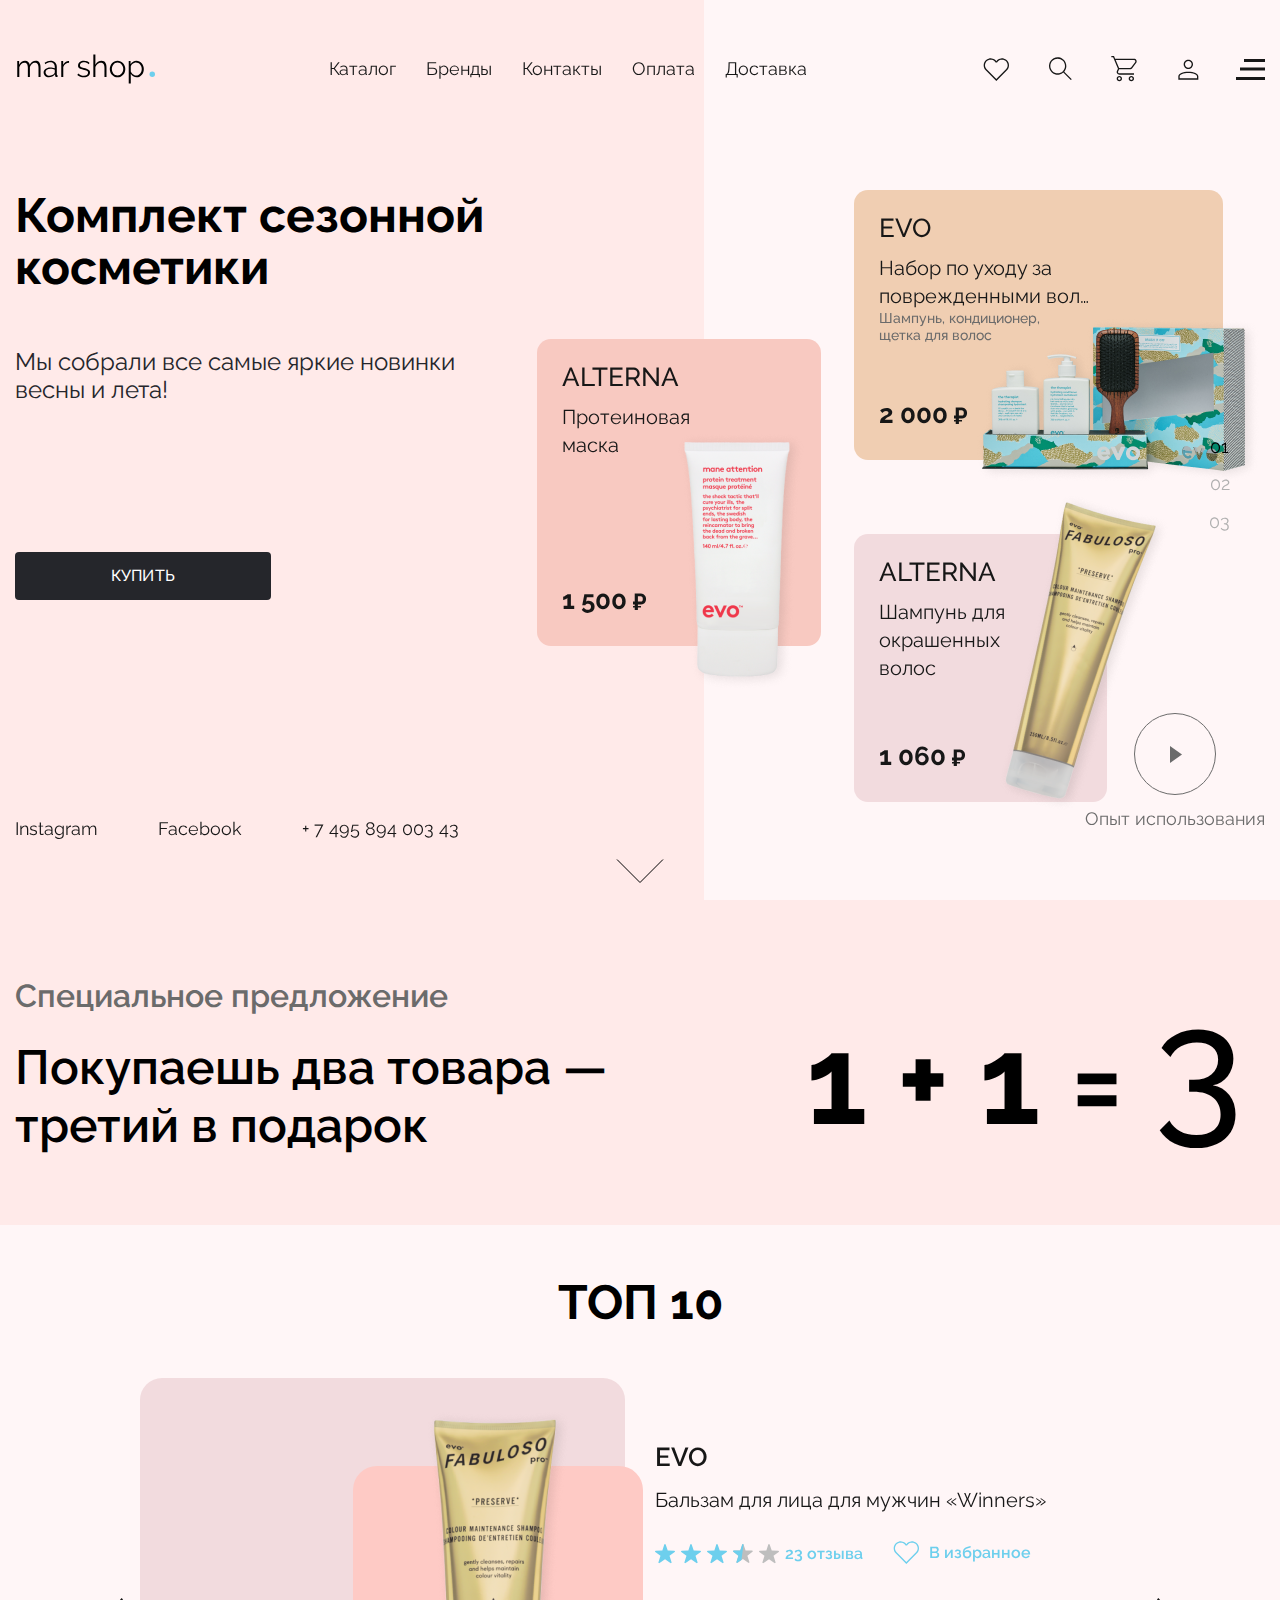
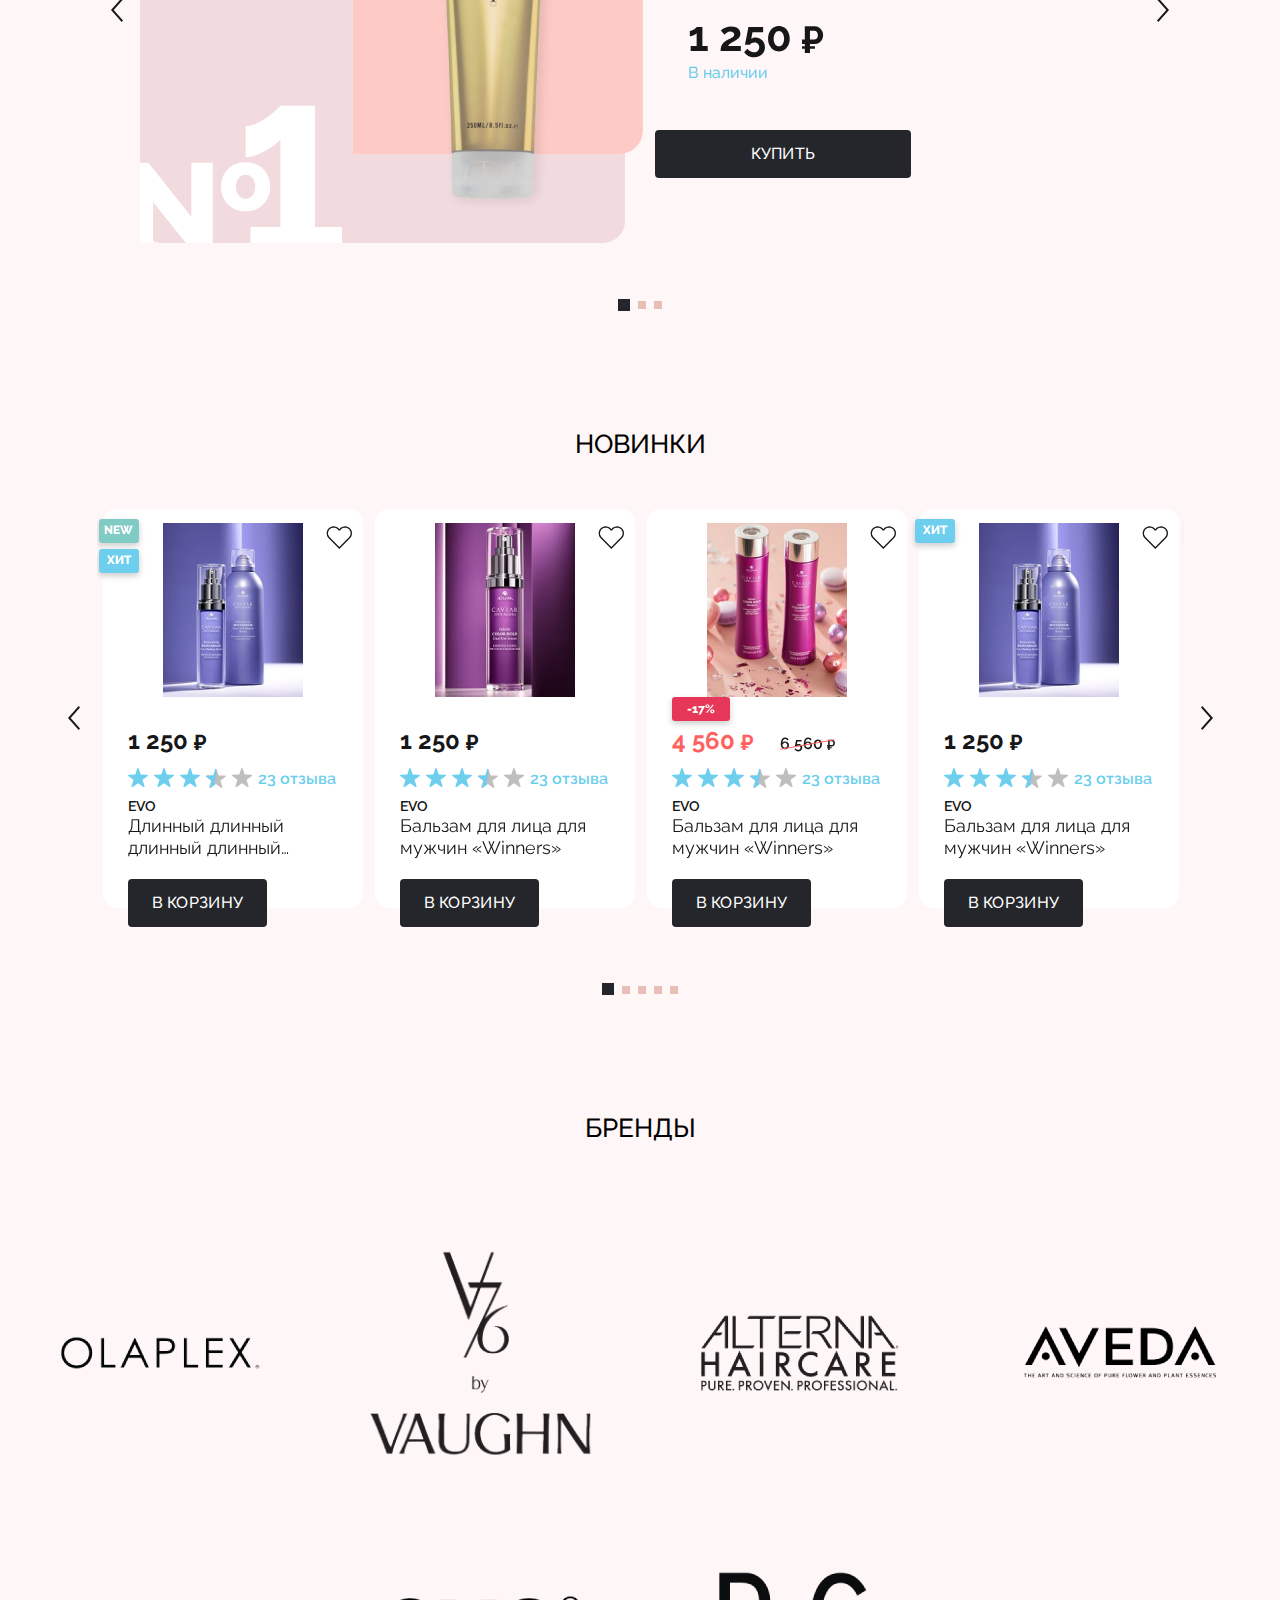
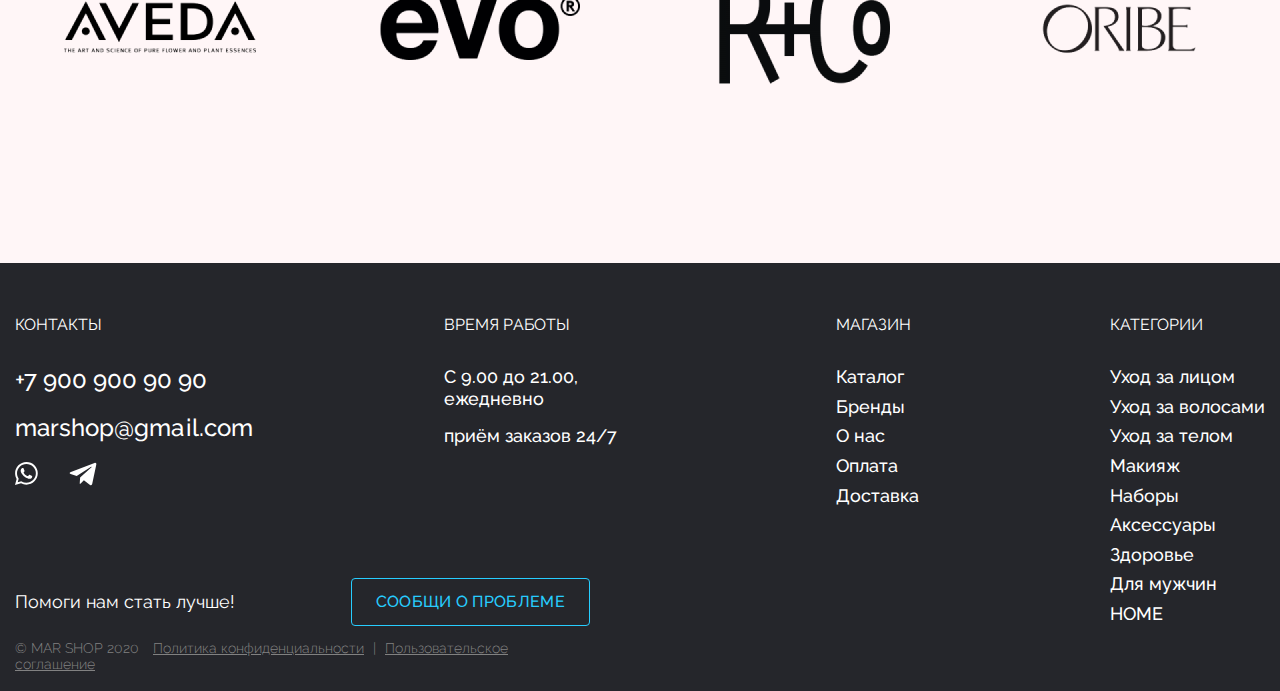
<file: index.html>
<!DOCTYPE html>
<html lang="ru">
  <head>
    <title>Главная</title>
    <meta name="viewport" content="initial-scale=1.0" />
    <meta charset="utf-8" />
    <link rel="stylesheet" type="text/css" href="css/fonts/fonts.css" />
    <link rel="stylesheet" type="text/css" href="vendor/slick.css" />
    <link rel="stylesheet" type="text/css" href="vendor/magnific-popup.css" />
    <link rel="stylesheet" type="text/css" href="vendor/select2.min.css" />
    <link
      rel="stylesheet"
      type="text/css"
      href="vendor/bootstrap-datetimepicker.min.css"
    />

    <link rel="stylesheet" type="text/css" href="css/main.css" />
    <link rel="stylesheet" type="text/css" href="css/banner-fix.css" />
    <link rel="stylesheet" type="text/css" href="css/header.css" />
  </head>

  <body>
    <div class="hidden">
      <svg
        xmlns="http://www.w3.org/2000/svg"
        xmlns:xlink="http://www.w3.org/1999/xlink"
      >
        <symbol id="icon-arrow-slider" viewBox="0 0 12 24">
          <path
            d="M1.33312 24L12 12L1.33312 0L0 1.49974L9.33375 12L0 22.5003L1.33312 24Z"
            fill="currentColor"
          />
        </symbol>
        <symbol id="icon-arrow" viewBox="0 0 48 25">
          <path d="M1 0.5L24 23.5L47 0.5" stroke="currentColor" fill="none" />
        </symbol>
        <symbol id="icon-avatar" viewBox="0 0 21 21">
          <path
            d="M10.3333 12.6667C15.856 12.6667 20.3333 14.7561 20.3333 17.3334V20.6667H0.333313V17.3334C0.333313 14.7561 4.81065 12.6667 10.3333 12.6667ZM19 17.3334C19 15.4934 15.12 14.0001 10.3333 14.0001C5.54665 14.0001 1.66665 15.4934 1.66665 17.3334V19.3334H19V17.3334ZM10.3333 0.666748C11.571 0.666748 12.758 1.15841 13.6331 2.03358C14.5083 2.90875 15 4.09574 15 5.33342C15 6.57109 14.5083 7.75808 13.6331 8.63325C12.758 9.50842 11.571 10.0001 10.3333 10.0001C9.09564 10.0001 7.90865 9.50842 7.03348 8.63325C6.15831 7.75808 5.66665 6.57109 5.66665 5.33342C5.66665 4.09574 6.15831 2.90875 7.03348 2.03358C7.90865 1.15841 9.09564 0.666748 10.3333 0.666748ZM10.3333 2.00008C9.44926 2.00008 8.60141 2.35127 7.97629 2.97639C7.35117 3.60151 6.99998 4.44936 6.99998 5.33342C6.99998 6.21747 7.35117 7.06532 7.97629 7.69044C8.60141 8.31556 9.44926 8.66675 10.3333 8.66675C11.2174 8.66675 12.0652 8.31556 12.6903 7.69044C13.3155 7.06532 13.6666 6.21747 13.6666 5.33342C13.6666 4.44936 13.3155 3.60151 12.6903 2.97639C12.0652 2.35127 11.2174 2.00008 10.3333 2.00008Z"
            fill="currentColor"
          />
        </symbol>
        <symbol id="icon-basket" viewBox="0 0 26 26">
          <path
            d="M20.3334 20C21.0406 20 21.7189 20.281 22.219 20.781C22.7191 21.2811 23 21.9594 23 22.6667C23 23.3739 22.7191 24.0522 22.219 24.5523C21.7189 25.0524 21.0406 25.3333 20.3334 25.3333C19.6261 25.3333 18.9479 25.0524 18.4478 24.5523C17.9477 24.0522 17.6667 23.3739 17.6667 22.6667C17.6667 21.9594 17.9477 21.2811 18.4478 20.781C18.9479 20.281 19.6261 20 20.3334 20ZM20.3334 21.3333C19.9798 21.3333 19.6406 21.4738 19.3906 21.7239C19.1405 21.9739 19 22.313 19 22.6667C19 23.0203 19.1405 23.3594 19.3906 23.6095C19.6406 23.8595 19.9798 24 20.3334 24C20.687 24 21.0261 23.8595 21.2762 23.6095C21.5262 23.3594 21.6667 23.0203 21.6667 22.6667C21.6667 22.313 21.5262 21.9739 21.2762 21.7239C21.0261 21.4738 20.687 21.3333 20.3334 21.3333ZM8.33337 20C9.04062 20 9.71889 20.281 10.219 20.781C10.7191 21.2811 11 21.9594 11 22.6667C11 23.3739 10.7191 24.0522 10.219 24.5523C9.71889 25.0524 9.04062 25.3333 8.33337 25.3333C7.62613 25.3333 6.94785 25.0524 6.44776 24.5523C5.94766 24.0522 5.66671 23.3739 5.66671 22.6667C5.66671 21.9594 5.94766 21.2811 6.44776 20.781C6.94785 20.281 7.62613 20 8.33337 20ZM8.33337 21.3333C7.97975 21.3333 7.64061 21.4738 7.39056 21.7239C7.14052 21.9739 7.00004 22.313 7.00004 22.6667C7.00004 23.0203 7.14052 23.3594 7.39056 23.6095C7.64061 23.8595 7.97975 24 8.33337 24C8.687 24 9.02613 23.8595 9.27618 23.6095C9.52623 23.3594 9.66671 23.0203 9.66671 22.6667C9.66671 22.313 9.52623 21.9739 9.27618 21.7239C9.02613 21.4738 8.687 21.3333 8.33337 21.3333ZM23 4H4.69737L8.09337 12H19C19.2074 12.0003 19.4119 11.952 19.5971 11.8589C19.7824 11.7658 19.9432 11.6305 20.0667 11.464L24.0667 6.13067H24.068C24.2159 5.93248 24.3058 5.69707 24.3275 5.45075C24.3493 5.20443 24.3022 4.95692 24.1914 4.73586C24.0805 4.51479 23.9104 4.3289 23.7001 4.19896C23.4897 4.06901 23.2473 4.00012 23 4ZM19 13.3333H8.15471L7.13337 15.4133L7.00004 16C7.00004 16.3536 7.14052 16.6928 7.39056 16.9428C7.64061 17.1929 7.97975 17.3333 8.33337 17.3333H23V18.6667H8.33337C7.86906 18.6669 7.41274 18.5459 7.00955 18.3156C6.60637 18.0853 6.27029 17.7538 6.03458 17.3537C5.79887 16.9537 5.6717 16.4991 5.66564 16.0348C5.65958 15.5705 5.77485 15.1127 6.00004 14.7067L6.96004 12.7413L2.11737 1.33333H0.333374V0H3.00004L4.13204 2.66667H23C23.5039 2.66671 23.9974 2.8095 24.4234 3.07847C24.8494 3.34745 25.1905 3.73161 25.4072 4.18647C25.6239 4.64133 25.7073 5.14827 25.6478 5.64857C25.5882 6.14887 25.3881 6.62206 25.0707 7.01333L21.1854 12.1947C20.9397 12.5464 20.6128 12.8336 20.2323 13.0319C19.8518 13.2301 19.4291 13.3335 19 13.3333Z"
            fill="currentColor"
          />
        </symbol>
        <symbol id="icon-cancel" viewBox="0 0 15 19">
          <path
            d="M14 16C14 16.7956 13.6839 17.5587 13.1213 18.1213C12.5587 18.6839 11.7956 19 11 19H4C3.20435 19 2.44129 18.6839 1.87868 18.1213C1.31607 17.5587 1 16.7956 1 16V4H0V1H4.5L5.5 0H9.5L10.5 1H15V4H14V16ZM2 4V16C2 16.5304 2.21071 17.0391 2.58579 17.4142C2.96086 17.7893 3.46957 18 4 18H11C11.5304 18 12.0391 17.7893 12.4142 17.4142C12.7893 17.0391 13 16.5304 13 16V4H2ZM14 3V2H10L9 1H6L5 2H1V3H14ZM4 6H5V16H4V6ZM10 6H11V16H10V6Z"
            fill="currentColor"
          />
        </symbol>
        <symbol id="icon-check" viewBox="0 0 15 11">
          <path
            d="M14.9 1.09994L5 10.9999L0.0500031 6.04994L0.757003 5.34294L5 9.58595L14.192 0.392944L14.899 1.10094L14.9 1.09994Z"
            fill="currentColor"
          />
        </symbol>
        <symbol id="icon-chevron-left" viewBox="0 0 6 12">
          <path
            d="M5.33344 12L0 6L5.33344 0L6 0.749868L1.33312 6L6 11.2501L5.33344 12Z"
            fill="currentColor"
          />
        </symbol>
        <symbol id="icon-chevron" viewBox="0 0 6 12">
          <path
            d="M0.666562 12L6 6L0.666562 0L0 0.749868L4.66688 6L0 11.2501L0.666562 12Z"
            fill="currentColor"
          />
        </symbol>
        <symbol id="icon-close" viewBox="0 0 23 26">
          <path
            d="M22.3819 2.1987L21.1243 0.756697C20.9892 0.601817 20.7689 0.601062 20.6346 0.755019L0.616703 23.7086C0.482436 23.8626 0.483094 24.1152 0.618166 24.2701L1.87574 25.7121C2.01081 25.867 2.23118 25.8678 2.36544 25.7138L22.3833 2.76022C22.5176 2.60626 22.517 2.35358 22.3819 2.1987Z"
            fill="currentColor"
          />
          <path
            d="M21.1243 25.7124L22.3819 24.2704C22.5169 24.1155 22.5176 23.8628 22.3833 23.7088L2.36542 0.755276C2.23116 0.60132 2.01079 0.602075 1.87572 0.756955L0.618146 2.19895C0.483075 2.35383 0.482415 2.60652 0.616681 2.76048L20.6346 25.714C20.7688 25.868 20.9892 25.8672 21.1243 25.7124Z"
            fill="currentColor"
          />
        </symbol>
        <symbol id="icon-delete" viewBox="0 0 48 48">
          <path
            d="M12 12L36 36"
            stroke="currentColor"
            stroke-width="2"
            fill="none"
          />
          <path
            d="M12 36L36 12"
            stroke="currentColor"
            stroke-width="2"
            fill="none"
          />
        </symbol>
        <symbol id="icon-facebook" viewBox="0 0 20 20">
          <path
            d="M19.6875 10C19.6875 4.64844 15.3516 0.3125 10 0.3125C4.64844 0.3125 0.3125 4.64844 0.3125 10C0.3125 14.8352 3.85508 18.843 8.48633 19.5703V12.8004H6.02539V10H8.48633V7.86562C8.48633 5.43789 9.93164 4.09687 12.1453 4.09687C13.2055 4.09687 14.3141 4.28594 14.3141 4.28594V6.66875H13.0922C11.8891 6.66875 11.5137 7.41562 11.5137 8.18164V10H14.2004L13.7707 12.8004H11.5137V19.5703C16.1449 18.843 19.6875 14.8352 19.6875 10Z"
            fill="currentColor"
          />
        </symbol>
        <symbol id="icon-heart" viewBox="0 0 26 23">
          <path
            d="M3.65863 11.3359C3.0875 10.7646 2.64511 10.0778 2.36112 9.32158C2.07714 8.56533 1.95813 7.7571 2.01207 6.9511C2.06601 6.14509 2.29166 5.35993 2.67388 4.64827C3.0561 3.9366 3.58606 3.31488 4.22822 2.8248C4.87038 2.33471 5.60991 1.98759 6.3972 1.80671C7.1845 1.62582 8.00138 1.61535 8.79305 1.77601C9.58472 1.93666 10.3329 2.26472 10.9874 2.73819C11.6419 3.21166 12.1876 3.81959 12.588 4.52123H14.0786C14.479 3.81959 15.0247 3.21166 15.6792 2.73819C16.3337 2.26472 17.0819 1.93666 17.8735 1.77601C18.6652 1.61535 19.4821 1.62582 20.2694 1.80671C21.0567 1.98759 21.7962 2.33471 22.4384 2.8248C23.0805 3.31488 23.6105 3.9366 23.9927 4.64827C24.3749 5.35993 24.6006 6.14509 24.6545 6.9511C24.7085 7.7571 24.5895 8.56533 24.3055 9.32158C24.0215 10.0778 23.5791 10.7646 23.008 11.3359L13.3333 21.0132L3.65863 11.3372V11.3359ZM23.9493 12.2826C24.6321 11.5997 25.1663 10.7828 25.5182 9.8835C25.8701 8.98415 26.032 8.02172 25.9939 7.05674C25.9558 6.09175 25.7184 5.1451 25.2967 4.2763C24.875 3.40751 24.2781 2.63537 23.5435 2.00845C22.8089 1.38154 21.9525 0.9134 21.0283 0.633488C20.104 0.353577 19.1318 0.267946 18.1728 0.38198C17.2138 0.496014 16.2888 0.807245 15.4559 1.2961C14.6231 1.78496 13.9004 2.44086 13.3333 3.22256C12.7662 2.44086 12.0435 1.78496 11.2106 1.2961C10.3778 0.807245 9.45278 0.496014 8.4938 0.38198C7.53482 0.267946 6.56262 0.353577 5.63834 0.633488C4.71406 0.9134 3.85769 1.38154 3.12311 2.00845C2.38852 2.63537 1.7916 3.40751 1.36989 4.2763C0.948182 5.1451 0.710806 6.09175 0.672691 7.05674C0.634576 8.02172 0.796547 8.98415 1.14842 9.8835C1.50029 10.7828 2.03445 11.5997 2.7173 12.2826L13.3333 22.8972L23.9493 12.2839V12.2826Z"
            fill="currentColor"
          />
        </symbol>
        <symbol id="icon-help" viewBox="0 0 20 20">
          <path
            d="M10 0C4.48 0 0 4.48 0 10C0 15.52 4.48 20 10 20C15.52 20 20 15.52 20 10C20 4.48 15.52 0 10 0ZM11 15H9V9H11V15ZM11 7H9V5H11V7Z"
            fill="currentColor"
          />
        </symbol>
        <symbol id="icon-instagram" viewBox="0 0 20 20">
          <path
            d="M10 6.87579C8.27968 6.87579 6.87577 8.2797 6.87577 10C6.87577 11.7203 8.27968 13.1242 10 13.1242C11.7203 13.1242 13.1242 11.7203 13.1242 10C13.1242 8.2797 11.7203 6.87579 10 6.87579ZM19.3703 10C19.3703 8.70626 19.382 7.42423 19.3094 6.13283C19.2367 4.63283 18.8945 3.30158 17.7977 2.2047C16.6984 1.10548 15.3695 0.765639 13.8695 0.692982C12.5758 0.620326 11.2937 0.632045 10.0023 0.632045C8.70859 0.632045 7.42656 0.620326 6.13515 0.692982C4.63515 0.765639 3.3039 1.10783 2.20702 2.2047C1.1078 3.30392 0.767958 4.63283 0.695302 6.13283C0.622645 7.42658 0.634364 8.70861 0.634364 10C0.634364 11.2914 0.622645 12.5758 0.695302 13.8672C0.767958 15.3672 1.11015 16.6985 2.20702 17.7953C3.30624 18.8945 4.63515 19.2344 6.13515 19.307C7.4289 19.3797 8.71093 19.368 10.0023 19.368C11.2961 19.368 12.5781 19.3797 13.8695 19.307C15.3695 19.2344 16.7008 18.8922 17.7977 17.7953C18.8969 16.6961 19.2367 15.3672 19.3094 13.8672C19.3844 12.5758 19.3703 11.2938 19.3703 10ZM10 14.807C7.33984 14.807 5.19296 12.6602 5.19296 10C5.19296 7.33986 7.33984 5.19298 10 5.19298C12.6602 5.19298 14.807 7.33986 14.807 10C14.807 12.6602 12.6602 14.807 10 14.807ZM15.0039 6.11876C14.3828 6.11876 13.8812 5.6172 13.8812 4.99611C13.8812 4.37501 14.3828 3.87345 15.0039 3.87345C15.625 3.87345 16.1266 4.37501 16.1266 4.99611C16.1267 5.14359 16.0978 5.28966 16.0415 5.42595C15.9851 5.56224 15.9024 5.68607 15.7982 5.79036C15.6939 5.89464 15.57 5.97733 15.4337 6.03368C15.2975 6.09004 15.1514 6.11895 15.0039 6.11876Z"
            fill="currentColor"
          />
        </symbol>
        <symbol id="icon-loupe" viewBox="0 0 20 20">
          <path
            d="M12.9296 8.383H10.164V5.24237C10.164 5.13925 10.0796 5.05487 9.97651 5.05487H8.57026C8.46713 5.05487 8.38276 5.13925 8.38276 5.24237V8.383H5.61713C5.514 8.383 5.42963 8.46737 5.42963 8.5705V9.97675C5.42963 10.0799 5.514 10.1642 5.61713 10.1642H8.38276V13.3049C8.38276 13.408 8.46713 13.4924 8.57026 13.4924H9.97651C10.0796 13.4924 10.164 13.408 10.164 13.3049V10.1642H12.9296C13.0328 10.1642 13.1171 10.0799 13.1171 9.97675V8.5705C13.1171 8.46737 13.0328 8.383 12.9296 8.383ZM19.5859 18.3205L16.164 14.8986C19.0257 11.4088 18.8265 6.23847 15.5546 2.96894C12.0859 -0.502158 6.4515 -0.502158 2.96869 2.96894C-0.502402 6.45175 -0.502402 12.0861 2.96869 15.5549C6.23822 18.8267 11.4085 19.026 14.8984 16.1642L18.3203 19.5861C18.3953 19.6517 18.5148 19.6517 18.5781 19.5861L19.5859 18.5783C19.6515 18.515 19.6515 18.3955 19.5859 18.3205ZM14.3124 14.3127C11.5281 17.0947 7.01869 17.0947 4.23432 14.3127C1.45229 11.5283 1.45229 7.01894 4.23432 4.23456C7.01869 1.45253 11.5281 1.45253 14.3124 4.23456C17.0945 7.01894 17.0945 11.5283 14.3124 14.3127Z"
            fill="currentColor"
          />
        </symbol>
        <symbol id="icon-map" viewBox="0 0 13 20">
          <path
            d="M6.49998 3.99991C7.16302 3.99991 7.7989 4.2633 8.26774 4.73214C8.73658 5.20098 8.99998 5.83687 8.99998 6.49991C8.99998 7.16295 8.73658 7.79883 8.26774 8.26768C7.7989 8.73652 7.16302 8.99991 6.49998 8.99991C5.83694 8.99991 5.20105 8.73652 4.73221 8.26768C4.26337 7.79883 3.99998 7.16295 3.99998 6.49991C3.99998 5.83687 4.26337 5.20098 4.73221 4.73214C5.20105 4.2633 5.83694 3.99991 6.49998 3.99991ZM6.49998 4.99991C6.10215 4.99991 5.72062 5.15794 5.43932 5.43925C5.15801 5.72055 4.99998 6.10208 4.99998 6.49991C4.99998 6.89773 5.15801 7.27926 5.43932 7.56057C5.72062 7.84187 6.10215 7.99991 6.49998 7.99991C6.8978 7.99991 7.27933 7.84187 7.56064 7.56057C7.84194 7.27926 7.99998 6.89773 7.99998 6.49991C7.99998 6.10208 7.84194 5.72055 7.56064 5.43925C7.27933 5.15794 6.8978 4.99991 6.49998 4.99991ZM1.79998 9.35691L6.49998 17.0869L11.2 9.35691C11.7069 8.52291 11.9827 7.56905 11.9992 6.59324C12.0157 5.61742 11.7722 4.65479 11.2938 3.80415C10.8154 2.95351 10.1192 2.24549 9.27675 1.75276C8.43431 1.26003 7.47593 1.00034 6.49998 1.00034C5.52402 1.00034 4.56564 1.26003 3.7232 1.75276C2.88076 2.24549 2.1846 2.95351 1.70617 3.80415C1.22774 4.65479 0.984277 5.61742 1.00076 6.59324C1.01725 7.56905 1.29309 8.52291 1.79998 9.35691ZM12.054 9.87691L6.49998 19.0119L0.945977 9.87691C0.347098 8.89126 0.0212575 7.76401 0.00189306 6.61085C-0.0174714 5.45768 0.270337 4.32013 0.835784 3.31492C1.40123 2.30972 2.22395 1.47307 3.21952 0.890822C4.21509 0.308577 5.34765 0.00170898 6.50098 0.00170898C7.6543 0.00170898 8.78687 0.308577 9.78243 0.890822C10.778 1.47307 11.6007 2.30972 12.1662 3.31492C12.7316 4.32013 13.0194 5.45768 13.0001 6.61085C12.9807 7.76401 12.6549 8.89126 12.056 9.87691H12.054Z"
            fill="currentColor"
          />
        </symbol>
        <symbol id="icon-phone" viewBox="0 0 19 19">
          <path
            d="M17.5 19C18.327 19 19 18.327 19 17.5V14C19 13.173 18.327 12.5 17.5 12.5C16.33 12.5 15.18 12.316 14.08 11.953C13.8171 11.87 13.5365 11.8599 13.2683 11.9238C13.0001 11.9877 12.7542 12.1233 12.557 12.316L11.117 13.756C8.62811 12.4048 6.58403 10.3614 5.232 7.873L6.66 6.436C7.072 6.054 7.22 5.473 7.044 4.914C6.68174 3.8123 6.49808 2.65973 6.5 1.5C6.5 0.673 5.827 0 5 0H1.5C0.673 0 0 0.673 0 1.5C0 11.15 7.85 19 17.5 19Z"
            fill="currentColor"
          />
        </symbol>
        <symbol id="icon-photo" viewBox="0 0 20 19">
          <path
            d="M7 0.401031L5.17 2.39455H2C0.9 2.39455 0 3.29163 0 4.38806V16.3491C0 17.4456 0.9 18.3427 2 18.3427H18C19.1 18.3427 20 17.4456 20 16.3491V4.38806C20 3.29163 19.1 2.39455 18 2.39455H14.83L13 0.401031H7ZM10 15.3524C7.24 15.3524 5 13.1196 5 10.3686C5 7.61755 7.24 5.38482 10 5.38482C12.76 5.38482 15 7.61755 15 10.3686C15 13.1196 12.76 15.3524 10 15.3524Z"
            fill="currentColor"
          />
        </symbol>
        <symbol id="icon-play" viewBox="0 0 82 82">
          <circle cx="41" cy="41" r="40.5" stroke="currentColor" fill="none" />
          <path d="M48 41.5L36 33V50L48 41.5Z" fill="currentColor" />
        </symbol>
        <symbol id="icon-property" viewBox="0 0 18 15">
          <path
            d="M18 13V14H5V13H18ZM1.5 12.5C1.76522 12.5 2.01957 12.6054 2.20711 12.7929C2.39464 12.9804 2.5 13.2348 2.5 13.5C2.5 13.7652 2.39464 14.0196 2.20711 14.2071C2.01957 14.3946 1.76522 14.5 1.5 14.5C1.23478 14.5 0.98043 14.3946 0.792893 14.2071C0.605357 14.0196 0.5 13.7652 0.5 13.5C0.5 13.2348 0.605357 12.9804 0.792893 12.7929C0.98043 12.6054 1.23478 12.5 1.5 12.5ZM18 7V8H5V7H18ZM1.5 6.5C1.76522 6.5 2.01957 6.60536 2.20711 6.79289C2.39464 6.98043 2.5 7.23478 2.5 7.5C2.5 7.76522 2.39464 8.01957 2.20711 8.20711C2.01957 8.39464 1.76522 8.5 1.5 8.5C1.23478 8.5 0.98043 8.39464 0.792893 8.20711C0.605357 8.01957 0.5 7.76522 0.5 7.5C0.5 7.23478 0.605357 6.98043 0.792893 6.79289C0.98043 6.60536 1.23478 6.5 1.5 6.5ZM18 1V2H5V1H18ZM1.5 0.5C1.76522 0.5 2.01957 0.605357 2.20711 0.792893C2.39464 0.98043 2.5 1.23478 2.5 1.5C2.5 1.76522 2.39464 2.01957 2.20711 2.20711C2.01957 2.39464 1.76522 2.5 1.5 2.5C1.23478 2.5 0.98043 2.39464 0.792893 2.20711C0.605357 2.01957 0.5 1.76522 0.5 1.5C0.5 1.23478 0.605357 0.98043 0.792893 0.792893C0.98043 0.605357 1.23478 0.5 1.5 0.5Z"
            fill="currentColor"
          />
        </symbol>
        <symbol id="icon-search" viewBox="0 0 23 24">
          <path
            d="M8.66673 0.333252C10.3248 0.333216 11.9481 0.80881 13.344 1.70361C14.7399 2.5984 15.8498 3.87484 16.5421 5.38149C17.2343 6.88813 17.4799 8.56173 17.2496 10.2037C17.0193 11.8457 16.3228 13.3872 15.2427 14.6453L22.7681 22.1706L21.8254 23.1133L14.2987 15.5866C13.2372 16.4943 11.972 17.1321 10.611 17.4455C9.24987 17.759 7.83319 17.7388 6.48157 17.3868C5.12995 17.0347 3.88344 16.3612 2.8482 15.4236C1.81297 14.486 1.01967 13.3121 0.535889 12.0018C0.0521029 10.6916 -0.107842 9.2838 0.0696747 7.89842C0.247192 6.51303 0.756912 5.19107 1.55542 4.04512C2.35394 2.89918 3.41758 1.9632 4.65577 1.3169C5.89396 0.670609 7.27001 0.333145 8.66673 0.333252ZM8.66673 1.66659C6.7218 1.66659 4.85654 2.4392 3.48128 3.81447C2.10601 5.18974 1.33339 7.055 1.33339 8.99992C1.33339 10.9448 2.10601 12.8101 3.48128 14.1854C4.85654 15.5606 6.7218 16.3333 8.66673 16.3333C10.6116 16.3333 12.4769 15.5606 13.8522 14.1854C15.2274 12.8101 16.0001 10.9448 16.0001 8.99992C16.0001 7.055 15.2274 5.18974 13.8522 3.81447C12.4769 2.4392 10.6116 1.66659 8.66673 1.66659Z"
            fill="currentColor"
          />
        </symbol>
        <symbol id="icon-star" viewBox="0 0 20 20">
          <path
            fill-rule="evenodd"
            clip-rule="evenodd"
            d="M19.9622 7.14211C19.8622 6.83495 19.5907 6.6362 19.2706 6.6362L12.7288 6.61964L10.666 0.498953C10.5631 0.193296 10.2938 -0.0122328 9.96851 0.000565704C9.64847 0.00432996 9.37841 0.204588 9.28217 0.512505L7.35073 6.61964L0.729801 6.6362C0.409759 6.6362 0.138207 6.83495 0.0382407 7.14136C-0.062472 7.44852 0.0397328 7.7715 0.297856 7.96272L5.47896 11.8181L3.44681 18.2979C3.34982 18.6058 3.45427 18.9265 3.71388 19.1162C3.84443 19.2111 3.99364 19.2593 4.14284 19.2593C4.29055 19.2593 4.43752 19.2126 4.56509 19.12L10.0274 15.2353L15.4353 19.117C15.6927 19.3067 16.0299 19.3059 16.2888 19.1162C16.5484 18.9273 16.6529 18.6065 16.5566 18.2986L14.5215 11.8181L19.7018 7.96348C19.96 7.7715 20.0622 7.44853 19.9622 7.14211Z"
            fill="currentColor"
          />
        </symbol>
        <symbol id="icon-telegram" viewBox="0 0 28 24">
          <path
            d="M25.5533 0.955943L1.91332 10.0719C0.299984 10.7199 0.309317 11.6199 1.61732 12.0213L7.68665 13.9146L21.7293 5.05461C22.3933 4.65061 23 4.86794 22.5013 5.31061L11.124 15.5786H11.1213L11.124 15.5799L10.7053 21.8359C11.3187 21.8359 11.5893 21.5546 11.9333 21.2226L14.8813 18.3559L21.0133 22.8853C22.144 23.5079 22.956 23.1879 23.2373 21.8386L27.2627 2.86794C27.6747 1.21594 26.632 0.467943 25.5533 0.955943Z"
            fill="currentColor"
          />
        </symbol>
        <symbol id="icon-whatsapp" viewBox="0 0 19 19">
          <path
            fill-rule="evenodd"
            clip-rule="evenodd"
            d="M15.403 2.63303C14.5714 1.79591 13.5819 1.13214 12.4919 0.680178C11.4019 0.22821 10.233 -0.00297023 9.053 2.88091e-05C4.105 2.88091e-05 0.077 4.02703 0.075 8.97703C0.075 10.559 0.488 12.103 1.273 13.465L0 18.116L4.759 16.867C6.07539 17.5836 7.5502 17.9594 9.049 17.96H9.053C14 17.96 18.028 13.933 18.03 8.98303C18.0334 7.80351 17.803 6.63502 17.3521 5.54509C16.9012 4.45516 16.2387 3.4654 15.403 2.63303ZM9.053 16.445H9.05C7.71352 16.4452 6.40163 16.0856 5.252 15.404L4.98 15.242L2.156 15.983L2.909 13.23L2.732 12.948C1.98479 11.7585 1.58923 10.3818 1.591 8.97703C1.593 4.86303 4.94 1.51603 9.056 1.51603C10.0363 1.51385 11.0072 1.70611 11.9127 2.08168C12.8181 2.45725 13.6401 3.00867 14.331 3.70403C15.0256 4.39607 15.5762 5.21892 15.9509 6.12503C16.3256 7.03113 16.517 8.00251 16.514 8.98303C16.512 13.097 13.165 16.445 9.053 16.445ZM13.146 10.856C12.921 10.743 11.819 10.201 11.613 10.126C11.408 10.051 11.259 10.014 11.109 10.238C10.959 10.462 10.529 10.967 10.398 11.117C10.267 11.267 10.136 11.285 9.912 11.173C9.688 11.061 8.965 10.824 8.108 10.06C7.441 9.46503 6.991 8.73103 6.86 8.50603C6.729 8.28103 6.846 8.16003 6.959 8.04803C7.06 7.94803 7.183 7.78603 7.295 7.65503C7.407 7.52403 7.444 7.43103 7.519 7.28103C7.594 7.13103 7.557 7.00003 7.5 6.88803C7.444 6.77503 6.995 5.67103 6.808 5.22203C6.627 4.78703 6.442 4.84503 6.304 4.83903C6.16108 4.83318 6.01804 4.83052 5.875 4.83103C5.76126 4.83393 5.64934 4.86029 5.54626 4.90848C5.44318 4.95666 5.35117 5.02562 5.276 5.11103C5.07 5.33603 4.491 5.87803 4.491 6.98203C4.491 8.08603 5.295 9.15303 5.407 9.30303C5.519 9.45303 6.989 11.718 9.239 12.69C9.775 12.921 10.193 13.059 10.518 13.163C11.055 13.334 11.544 13.309 11.931 13.252C12.362 13.188 13.258 12.71 13.445 12.186C13.632 11.662 13.632 11.213 13.576 11.119C13.52 11.025 13.369 10.968 13.146 10.856Z"
            fill="currentColor"
          />
        </symbol>
        <symbol id="icon-youtube" viewBox="0 0 20 16">
          <path
            d="M19.543 2.498C20 4.28 20 8 20 8C20 8 20 11.72 19.543 13.502C19.289 14.487 18.546 15.262 17.605 15.524C15.896 16 10 16 10 16C10 16 4.107 16 2.395 15.524C1.45 15.258 0.708 14.484 0.457 13.502C2.98023e-08 11.72 0 8 0 8C0 8 2.98023e-08 4.28 0.457 2.498C0.711 1.513 1.454 0.738 2.395 0.476C4.107 -1.78814e-07 10 0 10 0C10 0 15.896 -1.78814e-07 17.605 0.476C18.55 0.742 19.292 1.516 19.543 2.498ZM8 11.5L14 8L8 4.5V11.5Z"
            fill="currentColor"
          />
        </symbol>
      </svg>
    </div>
    <div class="wrap-all">
      <div class="wrap-content">
        <header class="header js-header">
          <div class="content">
            <div class="grid-row grid-row_middle grid-row_between">
              <div class="grid-col mobile-show">
                <div class="burger js-catalog-open">
                  <div class="burger__line"></div>
                  <div class="burger__line"></div>
                  <div class="burger__line"></div>
                </div>
              </div>
              <div class="grid-col">
                <a href="/" class="logo">
                  <img src="css/icons/logo.svg" alt="" />
                </a>
              </div>
              <div class="grid-col grid-col_full header__menu">
                <ul class="menu-top">
                  <li class="menu-top__item">
                    <a href="#" class="menu-top__link">Каталог</a>
                  </li>
                  <li class="menu-top__item">
                    <a href="#" class="menu-top__link">Бренды</a>
                  </li>
                  <li class="menu-top__item">
                    <a href="#" class="menu-top__link">Контакты</a>
                  </li>
                  <li class="menu-top__item">
                    <a href="#" class="menu-top__link">Оплата</a>
                  </li>
                  <li class="menu-top__item">
                    <a href="#" class="menu-top__link">Доставка</a>
                  </li>
                </ul>
              </div>

              <div class="grid-col header__menu-icon">
                <ul class="menu-icon">
                  <li class="menu-icon__item">
                    <a href="#" class="menu-icon__link">
                      <span class="menu-icon__image menu-icon__image_heart">
                        <svg width="26" height="23" class="svg-icon">
                          <use xlink:href="#icon-heart"></use>
                        </svg>
                      </span>
                    </a>
                  </li>
                  <li class="menu-icon__item">
                    <div class="header-search js-search">
                      <div class="header-search__wrapper">
                        <div class="menu-icon__link js-search-open">
                          <div class="menu-icon__image menu-icon__image_search">
                            <svg width="23" height="24" class="svg-icon">
                              <use xlink:href="#icon-search"></use>
                            </svg>
                          </div>
                        </div>
                        <form class="search">
                          <div class="search__wrapper">
                            <button class="search__submit" type="submit">
                              <svg width="23" height="24" class="svg-icon">
                                <use xlink:href="#icon-search"></use>
                              </svg>
                            </button>
                            <input
                              type="text"
                              class="input search__input"
                              placeholder="Поиск"
                            />
                            <div class="search__close js-search-close">
                              <svg width="48" height="48" class="svg-icon">
                                <use xlink:href="#icon-delete"></use>
                              </svg>
                            </div>
                          </div>
                        </form>
                      </div>
                    </div>
                  </li>
                  <li class="menu-icon__item">
                    <a
                      href="#basket-empty"
                      class="menu-icon__link js-popup-link"
                    >
                      <span class="menu-icon__image menu-icon__image_basket">
                        <svg width="26" height="26" class="svg-icon">
                          <use xlink:href="#icon-basket"></use>
                        </svg>
                      </span>
                    </a>
                  </li>
                  <li class="menu-icon__item">
                    <a href="#" class="menu-icon__link">
                      <span class="menu-icon__image menu-icon__image_avatar">
                        <svg width="21" height="21" class="svg-icon">
                          <use xlink:href="#icon-avatar"></use>
                        </svg>
                      </span>
                    </a>
                  </li>
                  <li class="menu-icon__item mobile-hidden">
                    <div class="burger js-catalog-open">
                      <div class="burger__line"></div>
                      <div class="burger__line"></div>
                      <div class="burger__line"></div>
                    </div>
                  </li>
                </ul>
              </div>
            </div>
          </div>
        </header>

        <div class="main-slider">
          <div class="slider slider_main js-slider-main">
            <div class="slide slide_main">
              <div class="slide__bg slide__bg_color"></div>
              <div class="slide__content">
                <div class="content">
                  <div class="grid-row grid-row_wrap">
                    <div class="grid-col grid-col_40 grid-col_tablet100">
                      <div class="slide-card slide-card_full">
                        <div class="grid-wrap">
                          <div class="grid-wrap__top">
                            <h3 class="slide-card__title">
                              Комплект сезонной косметики
                            </h3>
                            <div class="slide-card__text">
                              Мы собрали все самые яркие новинки весны и лета!
                            </div>
                          </div>
                          <div class="slide-card__button tablet-hidden">
                            <a href="#" class="button button_primary">КУПИТЬ</a>
                          </div>
                        </div>
                      </div>
                    </div>
                    <div class="grid-col grid-col_60 grid-col_tablet100">
                      <!-- Добавил класс для слайдера и обернул в контейнер -->
                      <div class="mp-slider-wrapper js-mp-slider-wrapper">
                        <div class="set mp-banner-slider js-mp-banner-slider">
                          <div class="set__item">
                            <a href="#" class="card card_medium">
                              <span class="card__bg corall-pink">
                                <span class="grid-wrap">
                                  <span class="grid-wrap__top">
                                    <span class="card__title">Alterna</span>
                                    <span class="card__describe"
                                      >Протеиновая маска</span
                                    >
                                  </span>
                                  <span class="card__price">
                                    <span class="price"
                                      >1 500
                                      <span class="price__rub">₽</span></span
                                    >
                                  </span>
                                  <span class="card__image">
                                    <img
                                      src="images/product1.png"
                                      alt="product"
                                    />
                                  </span>
                                </span>
                              </span>
                              <!-- /card__bg -->
                            </a>
                          </div>
                          <!-- /set__item -->

                          <div class="set__item">
                            <a href="#" class="card card_large">
                              <span class="card__bg dark-peach">
                                <span class="grid-wrap">
                                  <span class="grid-wrap__top">
                                    <span class="card__title">evo</span>
                                    <span class="card__describe"
                                      >Набор по уходу за поврежденными
                                      вол…</span
                                    >
                                    <span class="card__note"
                                      >Шампунь, кондиционер, щетка для
                                      волос</span
                                    >
                                  </span>
                                  <span class="card__price">
                                    <span class="price"
                                      >2 000
                                      <span class="price__rub">₽</span></span
                                    >
                                  </span>
                                  <span class="card__image">
                                    <img
                                      src="images/product2.png"
                                      alt="product"
                                    />
                                  </span>
                                </span>
                              </span>
                              <!-- /card__bg -->
                            </a>
                          </div>

                          <!-- /set__item -->
                          <div class="set__item">
                            <a href="#" class="card card_small">
                              <span class="card__bg light-lilac">
                                <span class="grid-wrap">
                                  <span class="grid-wrap__top">
                                    <span class="card__title">Alterna</span>
                                    <span class="card__describe"
                                      >Шампунь для окрашенных волос</span
                                    >
                                  </span>
                                  <span class="card__price">
                                    <span class="price"
                                      >1 060
                                      <span class="price__rub">₽</span></span
                                    >
                                  </span>
                                  <span class="card__image">
                                    <img
                                      src="images/product3.png"
                                      alt="product"
                                    />
                                  </span>
                                </span>
                              </span>
                              <!-- /card__bg -->
                            </a>
                          </div>
                          <!-- /set__item -->
                        </div>
                        <!-- /slide__products -->
                        <div class="set__button">
                          <a
                            href="http://www.youtube.com/watch?v=0O2aH4XLbto"
                            class="video-button js-popup-youtube"
                          >
                            <span class="video-button__icon">
                              <svg width="82" height="82" class="svg-icon">
                                <use xlink:href="#icon-play"></use>
                              </svg>
                            </span>
                            <span class="video-button__text"
                              >Опыт использования</span
                            >
                          </a>
                        </div>
                      </div>
                    </div>
                  </div>
                  <div class="slide-card__button tablet-show">
                    <a href="#" class="button button_primary">КУПИТЬ</a>
                  </div>
                </div>
              </div>
              <!-- /slide__content -->
            </div>
            <!-- /slide -->

            <div class="slide slide_main">
              <div
                class="slide__bg"
                style="background-image: url(images/slide2.jpg)"
              ></div>
              <div class="slide__content">
                <div class="content">
                  <div class="grid-row">
                    <div class="grid-col grid-col_40 grid-col_tablet100">
                      <div class="slide-card">
                        <h3 class="slide-card__title">
                          Нишевая парфюмерия до -30%
                        </h3>
                        <div class="slide-card__text">с 10 по 20 апреля</div>
                        <div class="slide-card__button">
                          <a href="#" class="button button_primary"
                            >Перейти к покупкам -></a
                          >
                        </div>
                      </div>
                    </div>
                  </div>
                </div>
              </div>
              <!-- /slide__content -->
            </div>
            <!-- /slide -->

            <div class="slide slide_main">
              <div
                class="slide__bg"
                style="background-image: url(images/slide3.jpg)"
              ></div>
              <div class="slide__content">
                <div class="content">
                  <div class="grid-row grid-row_reverse">
                    <div class="grid-col grid-col_40 grid-col_tablet100">
                      <div class="slide-card">
                        <h3 class="slide-card__title">Laura Mercier</h3>
                        <div class="slide-card__button">
                          <a href="#" class="button button_primary"
                            >Перейти к покупкам -></a
                          >
                        </div>
                      </div>
                    </div>
                  </div>
                </div>
              </div>
              <!-- /slide__content -->
            </div>
            <!-- /slide -->
          </div>
          <!-- /slider -->

          <div class="main-slider__bottom">
            <div class="content">
              <ul class="contacts-menu">
                <li class="contacts-menu__item">
                  <a href="#" target="_blank" class="contacts-menu__link"
                    >Instagram</a
                  >
                </li>
                <li class="contacts-menu__item">
                  <a href="#" target="_blank" class="contacts-menu__link"
                    >Facebook</a
                  >
                </li>
                <li class="contacts-menu__item">
                  <a href="tel:+749589400343" class="contacts-menu__link"
                    >+ 7 495 894 003 43</a
                  >
                </li>
              </ul>
            </div>
          </div>
          <div class="main-slider__arrow js-scroll-down">
            <svg width="48" height="25" class="svg-icon">
              <use xlink:href="#icon-arrow"></use>
            </svg>
          </div>
        </div>

        <div class="special">
          <div class="special__bg special__bg_full"></div>
          <div class="content">
            <div class="grid-row grid-row_middle grid-row_wrap">
              <div class="grid-col grid-col_60 grid-col_tablet100">
                <div class="special__name">Специальное предложение</div>
                <div class="special__title">
                  Покупаешь два товара — третий в подарок
                </div>
              </div>
              <div class="grid-col grid-col_40 grid-col_tablet100">
                <div class="special__number">
                  1 + 1 =
                  <span class="special__number_big">3</span>
                </div>
              </div>
            </div>
          </div>
        </div>

        <section class="section section_pt50">
          <div class="content">
            <div class="section__title">
              <h2>ТОП 10</h2>
            </div>
            <div class="extra-slider">
              <div class="slider slider_extra js-slider-extra">
                <div class="slide slide_extra">
                  <div class="product product_full">
                    <div class="grid-row grid-row_middle grid-row_mobilecolumn">
                      <div class="grid-col grid-col_50 grid-col_mobile100">
                        <a class="product__view light-lilac" href="#">
                          <span class="product__bg corall"></span>
                          <span class="product__number">
                            <img src="css/icons/number.png" alt="" />
                          </span>
                          <span class="product__image">
                            <img src="images/product4.png" alt="" />
                          </span>
                        </a>
                      </div>
                      <div
                        class="grid-col grid-col_50 grid-col_mobile100 product__info"
                      >
                        <a class="product__name" href="#">Evo</a>
                        <a class="product__title" href="#"
                          >Бальзам для лица для мужчин «Winners»</a
                        >
                        <div class="product__actions">
                          <div
                            class="grid-row grid-row_wrap grid-row_mobileblock"
                          >
                            <div class="grid-col">
                              <a href="#" class="review review_short">
                                <span class="review__item">
                                  <img src="css/icons/star.svg" alt="" />
                                </span>
                                <span class="review__item">
                                  <img src="css/icons/star.svg" alt="" />
                                </span>
                                <span class="review__item">
                                  <img src="css/icons/star.svg" alt="" />
                                </span>
                                <span class="review__item">
                                  <img src="css/icons/star-half.svg" alt="" />
                                </span>
                                <span class="review__item">
                                  <img src="css/icons/star-empty.svg" alt="" />
                                </span>
                                <span class="review__item">
                                  <span class="review__link">23 отзыва</span>
                                </span>
                              </a>
                            </div>
                            <div class="grid-col">
                              <div class="favorite js-favorite is-selected">
                                <div class="favorite__icon">
                                  <svg width="26" height="23" class="svg-icon">
                                    <use xlink:href="#icon-heart"></use>
                                  </svg>
                                </div>
                                <div class="favorite__text">В избранное</div>
                              </div>
                            </div>
                          </div>
                        </div>
                        <div class="product__price">
                          <span class="price"
                            >1 250 <span class="price__rub">₽</span></span
                          >
                        </div>
                        <div class="product__availability">В наличии</div>
                        <div class="product__button">
                          <a href="#" class="button button_primary">КУПИТЬ</a>
                        </div>
                      </div>
                    </div>
                  </div>
                  <!-- /product -->
                </div>
                <!-- /slide -->

                <div class="slide slide_extra">
                  <div class="product product_full">
                    <div class="grid-row grid-row_middle grid-row_mobilecolumn">
                      <div class="grid-col grid-col_50 grid-col_mobile100">
                        <a class="product__view dark-corall" href="#">
                          <span class="product__bg blue"></span>
                          <span class="product__number">
                            <img src="css/icons/number.png" alt="" />
                          </span>
                          <span class="product__image">
                            <img src="images/product5.png" alt="" />
                          </span>
                        </a>
                      </div>
                      <div
                        class="grid-col grid-col_50 grid-col_mobile100 product__info"
                      >
                        <a class="product__name" href="#">Evo</a>
                        <a class="product__title" href="#"
                          >Бальзам для лица для мужчин «Winners»</a
                        >
                        <div class="product__actions">
                          <div
                            class="grid-row grid-row_wrap grid-row_mobileblock"
                          >
                            <div class="grid-col">
                              <a href="#" class="review review_short">
                                <span class="review__item">
                                  <img src="css/icons/star.svg" alt="" />
                                </span>
                                <span class="review__item">
                                  <img src="css/icons/star.svg" alt="" />
                                </span>
                                <span class="review__item">
                                  <img src="css/icons/star.svg" alt="" />
                                </span>
                                <span class="review__item">
                                  <img src="css/icons/star-half.svg" alt="" />
                                </span>
                                <span class="review__item">
                                  <img src="css/icons/star-empty.svg" alt="" />
                                </span>
                                <span class="review__item">
                                  <span class="review__link">23 отзыва</span>
                                </span>
                              </a>
                            </div>
                            <div class="grid-col">
                              <div class="favorite js-favorite is-selected">
                                <div class="favorite__icon">
                                  <svg width="26" height="23" class="svg-icon">
                                    <use xlink:href="#icon-heart"></use>
                                  </svg>
                                </div>
                                <div class="favorite__text">В избранное</div>
                              </div>
                            </div>
                          </div>
                        </div>
                        <div class="product__price">
                          <span class="price"
                            >1 250 <span class="price__rub">₽</span></span
                          >
                        </div>
                        <div class="product__availability">В наличии</div>
                        <div class="product__button">
                          <a href="#" class="button button_primary">КУПИТЬ</a>
                        </div>
                      </div>
                    </div>
                  </div>
                  <!-- /product -->
                </div>
                <!-- /slide -->

                <div class="slide slide_extra">
                  <div class="product product_full">
                    <div class="grid-row grid-row_middle grid-row_mobilecolumn">
                      <div class="grid-col grid-col_50 grid-col_mobile100">
                        <a class="product__view dark-corall" href="#">
                          <span class="product__bg yellow"></span>
                          <span class="product__number">
                            <img src="css/icons/number.png" alt="" />
                          </span>
                          <span class="product__image">
                            <img src="images/product9.png" alt="" />
                          </span>
                        </a>
                      </div>
                      <div
                        class="grid-col grid-col_50 grid-col_mobile100 product__info"
                      >
                        <a class="product__name" href="#">Evo</a>
                        <a class="product__title" href="#"
                          >Набор для окрашенных волос</a
                        >
                        <div class="product__note">
                          Шампунь, бальзам, щетка для волос
                        </div>
                        <div class="product__actions">
                          <div
                            class="grid-row grid-row_wrap grid-row_mobileblock"
                          >
                            <div class="grid-col">
                              <a href="#" class="review review_short">
                                <span class="review__item">
                                  <img src="css/icons/star.svg" alt="" />
                                </span>
                                <span class="review__item">
                                  <img src="css/icons/star.svg" alt="" />
                                </span>
                                <span class="review__item">
                                  <img src="css/icons/star.svg" alt="" />
                                </span>
                                <span class="review__item">
                                  <img src="css/icons/star-half.svg" alt="" />
                                </span>
                                <span class="review__item">
                                  <img src="css/icons/star-empty.svg" alt="" />
                                </span>
                                <span class="review__item">
                                  <span class="review__link">23 отзыва</span>
                                </span>
                              </a>
                            </div>
                            <div class="grid-col">
                              <div class="favorite js-favorite is-selected">
                                <div class="favorite__icon">
                                  <svg width="26" height="23" class="svg-icon">
                                    <use xlink:href="#icon-heart"></use>
                                  </svg>
                                </div>
                                <div class="favorite__text">В избранное</div>
                              </div>
                            </div>
                          </div>
                        </div>
                        <div class="product__price">
                          <span class="price"
                            >1 250 <span class="price__rub">₽</span></span
                          >
                        </div>
                        <div class="product__availability">В наличии</div>
                        <div class="product__button">
                          <a href="#" class="button button_primary">КУПИТЬ</a>
                        </div>
                      </div>
                    </div>
                  </div>
                  <!-- /product -->
                </div>
                <!-- /slide -->
              </div>
              <!-- /slider -->
            </div>
          </div>
        </section>

        <section class="section">
          <div class="content">
            <div class="section__title">
              <h3>НОВИНКИ</h3>
            </div>
            <div class="product-slider">
              <div class="slider slider_product js-slider-product">
                <div class="slide slide_product">
                  <div class="product product_single">
                    <div class="product__wrapper">
                      <div class="label-block">
                        <div class="label blue-sea">new</div>
                        <div class="label blue-light">ХИТ</div>
                      </div>
                      <div class="favorite js-favorite">
                        <div class="favorite__icon">
                          <svg width="26" height="23" class="svg-icon">
                            <use xlink:href="#icon-heart"></use>
                          </svg>
                        </div>
                      </div>
                      <div class="product__top">
                        <a class="product__image" href="#">
                          <img src="images/product6.png" alt="" />
                        </a>
                      </div>
                      <!-- /product__top -->

                      <div class="product__price">
                        <span class="price"
                          >1 250 <span class="price__rub">₽</span></span
                        >
                      </div>
                      <div class="product__actions">
                        <a href="#" class="review review_short">
                          <span class="review__item">
                            <img src="css/icons/star.svg" alt="" />
                          </span>
                          <span class="review__item">
                            <img src="css/icons/star.svg" alt="" />
                          </span>
                          <span class="review__item">
                            <img src="css/icons/star.svg" alt="" />
                          </span>
                          <span class="review__item">
                            <img src="css/icons/star-half.svg" alt="" />
                          </span>
                          <span class="review__item">
                            <img src="css/icons/star-empty.svg" alt="" />
                          </span>
                          <span class="review__item">
                            <span class="review__link">23 отзыва</span>
                          </span>
                        </a>
                      </div>
                      <a class="product__name" href="#">Evo</a>
                      <a class="product__title" href="#"
                        >Длинный длинный длинный длинный длинный длинный
                        заголовок (слово заголовок вы видите?)</a
                      >
                      <div class="product__button">
                        <a href="#" class="button button_primary">В КОРЗИНУ</a>
                      </div>
                    </div>
                  </div>
                  <!-- /product -->
                </div>
                <!-- /slide -->

                <div class="slide slide_product">
                  <div class="product product_single">
                    <div class="product__wrapper">
                      <div class="favorite js-favorite">
                        <div class="favorite__icon">
                          <svg width="26" height="23" class="svg-icon">
                            <use xlink:href="#icon-heart"></use>
                          </svg>
                        </div>
                      </div>
                      <div class="product__top">
                        <a class="product__image" href="#">
                          <img src="images/product7.png" alt="" />
                        </a>
                      </div>
                      <!-- /product__top -->

                      <div class="product__price">
                        <span class="price"
                          >1 250 <span class="price__rub">₽</span></span
                        >
                      </div>
                      <div class="product__actions">
                        <a href="#" class="review review_short">
                          <span class="review__item">
                            <img src="css/icons/star.svg" alt="" />
                          </span>
                          <span class="review__item">
                            <img src="css/icons/star.svg" alt="" />
                          </span>
                          <span class="review__item">
                            <img src="css/icons/star.svg" alt="" />
                          </span>
                          <span class="review__item">
                            <img src="css/icons/star-half.svg" alt="" />
                          </span>
                          <span class="review__item">
                            <img src="css/icons/star-empty.svg" alt="" />
                          </span>
                          <span class="review__item">
                            <span class="review__link">23 отзыва</span>
                          </span>
                        </a>
                      </div>
                      <a class="product__name" href="#">Evo</a>
                      <a class="product__title" href="#"
                        >Бальзам для лица для мужчин «Winners»</a
                      >
                      <div class="product__button">
                        <a href="#" class="button button_primary">В КОРЗИНУ</a>
                      </div>
                    </div>
                  </div>
                  <!-- /product -->
                </div>
                <!-- /slide -->

                <div class="slide slide_product">
                  <div class="product product_single">
                    <div class="product__wrapper">
                      <div class="favorite js-favorite">
                        <div class="favorite__icon">
                          <svg width="26" height="23" class="svg-icon">
                            <use xlink:href="#icon-heart"></use>
                          </svg>
                        </div>
                      </div>
                      <div class="product__top">
                        <a class="product__image" href="#">
                          <img src="images/product8.png" alt="" />
                        </a>
                        <div class="label light-red label_discount">-17%</div>
                      </div>
                      <!-- /product__top -->

                      <div class="product__price">
                        <div class="price price_new">
                          4 560 <span class="price__rub">₽</span>
                        </div>
                        <div class="price price_old">
                          6 560 <span class="price__rub">₽</span>
                        </div>
                      </div>
                      <div class="product__actions">
                        <a href="#" class="review review_short">
                          <span class="review__item">
                            <img src="css/icons/star.svg" alt="" />
                          </span>
                          <span class="review__item">
                            <img src="css/icons/star.svg" alt="" />
                          </span>
                          <span class="review__item">
                            <img src="css/icons/star.svg" alt="" />
                          </span>
                          <span class="review__item">
                            <img src="css/icons/star-half.svg" alt="" />
                          </span>
                          <span class="review__item">
                            <img src="css/icons/star-empty.svg" alt="" />
                          </span>
                          <span class="review__item">
                            <span class="review__link">23 отзыва</span>
                          </span>
                        </a>
                      </div>
                      <a class="product__name" href="#">Evo</a>
                      <a class="product__title" href="#"
                        >Бальзам для лица для мужчин «Winners»</a
                      >
                      <div class="product__button">
                        <a href="#" class="button button_primary">В КОРЗИНУ</a>
                      </div>
                    </div>
                  </div>
                  <!-- /product -->
                </div>
                <!-- /slide -->

                <div class="slide slide_product">
                  <div class="product product_single">
                    <div class="product__wrapper">
                      <div class="label-block">
                        <div class="label blue-light">ХИТ</div>
                      </div>
                      <div class="favorite js-favorite">
                        <div class="favorite__icon">
                          <svg width="26" height="23" class="svg-icon">
                            <use xlink:href="#icon-heart"></use>
                          </svg>
                        </div>
                      </div>
                      <div class="product__top">
                        <a class="product__image" href="#">
                          <img src="images/product6.png" alt="" />
                        </a>
                      </div>
                      <!-- /product__top -->

                      <div class="product__price">
                        <span class="price"
                          >1 250 <span class="price__rub">₽</span></span
                        >
                      </div>
                      <div class="product__actions">
                        <a href="#" class="review review_short">
                          <span class="review__item">
                            <img src="css/icons/star.svg" alt="" />
                          </span>
                          <span class="review__item">
                            <img src="css/icons/star.svg" alt="" />
                          </span>
                          <span class="review__item">
                            <img src="css/icons/star.svg" alt="" />
                          </span>
                          <span class="review__item">
                            <img src="css/icons/star-half.svg" alt="" />
                          </span>
                          <span class="review__item">
                            <img src="css/icons/star-empty.svg" alt="" />
                          </span>
                          <span class="review__item">
                            <span class="review__link">23 отзыва</span>
                          </span>
                        </a>
                      </div>
                      <a class="product__name" href="#">Evo</a>
                      <a class="product__title" href="#"
                        >Бальзам для лица для мужчин «Winners»</a
                      >
                      <div class="product__button">
                        <a href="#" class="button button_primary">В КОРЗИНУ</a>
                      </div>
                    </div>
                  </div>
                  <!-- /product -->
                </div>
                <!-- /slide -->

                <div class="slide slide_product">
                  <div class="product product_single">
                    <div class="product__wrapper">
                      <div class="label-block">
                        <div class="label blue-sea">new</div>
                      </div>
                      <div class="favorite js-favorite">
                        <div class="favorite__icon">
                          <svg width="26" height="23" class="svg-icon">
                            <use xlink:href="#icon-heart"></use>
                          </svg>
                        </div>
                      </div>
                      <div class="product__top">
                        <a class="product__image" href="#">
                          <img src="images/product6.png" alt="" />
                        </a>
                      </div>
                      <!-- /product__top -->

                      <div class="product__price">
                        <span class="price"
                          >1 250 <span class="price__rub">₽</span></span
                        >
                      </div>
                      <div class="product__actions">
                        <a href="#" class="review review_short">
                          <span class="review__item">
                            <img src="css/icons/star.svg" alt="" />
                          </span>
                          <span class="review__item">
                            <img src="css/icons/star.svg" alt="" />
                          </span>
                          <span class="review__item">
                            <img src="css/icons/star.svg" alt="" />
                          </span>
                          <span class="review__item">
                            <img src="css/icons/star-half.svg" alt="" />
                          </span>
                          <span class="review__item">
                            <img src="css/icons/star-empty.svg" alt="" />
                          </span>
                          <span class="review__item">
                            <span class="review__link">23 отзыва</span>
                          </span>
                        </a>
                      </div>
                      <a class="product__name" href="#">Evo</a>
                      <a class="product__title" href="#"
                        >Бальзам для лица для мужчин «Winners»</a
                      >
                      <div class="product__button">
                        <a href="#" class="button button_primary">В КОРЗИНУ</a>
                      </div>
                    </div>
                  </div>
                  <!-- /product -->
                </div>
                <!-- /slide -->
              </div>
              <!-- /slider -->
            </div>
          </div>
        </section>

        <section class="section">
          <div class="content">
            <div class="section__title">
              <h3>БРЕНДЫ</h3>
            </div>
            <div class="brand">
              <div class="grid-row grid-row_wrap">
                <div class="grid-col grid-col_25">
                  <div class="brand__item">
                    <img src="images/logo1.png" alt="" />
                  </div>
                </div>
                <div class="grid-col grid-col_25">
                  <div class="brand__item">
                    <img src="images/logo2.png" alt="" />
                  </div>
                </div>
                <div class="grid-col grid-col_25">
                  <div class="brand__item">
                    <img src="images/logo3.png" alt="" />
                  </div>
                </div>
                <div class="grid-col grid-col_25">
                  <div class="brand__item">
                    <img src="images/logo4.png" alt="" />
                  </div>
                </div>
                <div class="grid-col grid-col_25">
                  <div class="brand__item">
                    <img src="images/logo5.png" alt="" />
                  </div>
                </div>
                <div class="grid-col grid-col_25">
                  <div class="brand__item">
                    <img src="images/logo6.png" alt="" />
                  </div>
                </div>
                <div class="grid-col grid-col_25">
                  <div class="brand__item">
                    <img src="images/logo7.png" alt="" />
                  </div>
                </div>
                <div class="grid-col grid-col_25">
                  <div class="brand__item">
                    <img src="images/logo8.png" alt="" />
                  </div>
                </div>
              </div>
            </div>
          </div>
        </section>
      </div>

      <footer class="footer">
        <div class="content">
          <div class="footer__top">
            <div class="grid-row grid-row_between grid-row_mobilewrap">
              <div class="grid-col grid-col_mobile100">
                <h5>Контакты</h5>
                <div class="contacts footer__contacts">
                  <div class="contacts__item">
                    <a
                      href="tel:+79009009090"
                      class="contacts__link contacts__group"
                      >+7 900 900 90 90</a
                    >
                  </div>
                  <div class="contacts__item">
                    <a
                      href="mailto:marshop@gmail.com"
                      class="contacts__link contacts__group"
                      >marshop@gmail.com</a
                    >
                  </div>
                  <div class="contacts__item">
                    <div class="soc soc_wide">
                      <div class="soc__item">
                        <a
                          href="https://api.whatsapp.com/send?phone=749589400343"
                          class="soc__link"
                        >
                          <span class="soc__icon soc__icon_whatsapp">
                            <svg width="19" height="19" class="svg-icon">
                              <use xlink:href="#icon-whatsapp"></use>
                            </svg>
                          </span>
                        </a>
                      </div>
                      <div class="soc__item">
                        <a
                          href="https://msng.link/o/?749589400343=tg"
                          class="soc__link"
                        >
                          <span class="soc__icon soc__icon_telegram">
                            <svg width="28" height="24" class="svg-icon">
                              <use xlink:href="#icon-telegram"></use>
                            </svg>
                          </span>
                        </a>
                      </div>
                    </div>
                  </div>
                </div>
              </div>
              <!-- /grid-col -->

              <div class="grid-col grid-col_mobile100">
                <h5>Время работы</h5>
                <div class="footer__info">
                  <p>С 9.00 до 21.00, ежедневно</p>
                  <p>приём заказов 24/7</p>
                </div>
              </div>
              <!-- /grid-col -->

              <div class="grid-col grid-col_mobile50">
                <h5>МАГАЗИН</h5>
                <ul class="menu-footer">
                  <li class="menu-footer__item">
                    <a href="#" class="menu-footer__link">Каталог</a>
                  </li>
                  <li class="menu-footer__item">
                    <a href="#" class="menu-footer__link">Бренды</a>
                  </li>
                  <li class="menu-footer__item">
                    <a href="#" class="menu-footer__link">O нас</a>
                  </li>
                  <li class="menu-footer__item">
                    <a href="#" class="menu-footer__link">Оплата</a>
                  </li>
                  <li class="menu-footer__item">
                    <a href="#" class="menu-footer__link">Доставка</a>
                  </li>
                </ul>
              </div>
              <!-- /grid-col -->

              <div class="grid-col grid-col_mobile50">
                <h5>Категории</h5>
                <ul class="menu-footer">
                  <li class="menu-footer__item">
                    <a href="#" class="menu-footer__link">Уход за лицом</a>
                  </li>
                  <li class="menu-footer__item">
                    <a href="#" class="menu-footer__link">Уход за волосами</a>
                  </li>
                  <li class="menu-footer__item">
                    <a href="#" class="menu-footer__link">Уход за телом</a>
                  </li>
                  <li class="menu-footer__item">
                    <a href="#" class="menu-footer__link">Макияж</a>
                  </li>
                  <li class="menu-footer__item">
                    <a href="#" class="menu-footer__link">Наборы</a>
                  </li>
                  <li class="menu-footer__item">
                    <a href="#" class="menu-footer__link">Аксессуары</a>
                  </li>
                  <li class="menu-footer__item">
                    <a href="#" class="menu-footer__link">Здоровье</a>
                  </li>
                  <li class="menu-footer__item">
                    <a href="#" class="menu-footer__link">Для мужчин</a>
                  </li>
                  <li class="menu-footer__item">
                    <a href="#" class="menu-footer__link">HOME</a>
                  </li>
                </ul>
              </div>
              <!-- /grid-col -->
            </div>
          </div>

          <div class="footer__bottom">
            <div
              class="grid-row grid-row_between grid-row_wrap grid-row_middle"
            >
              <div class="grid-col">Помоги нам стать лучше!</div>
              <div class="grid-col">
                <a href="#" class="button button_secondary"
                  >Сообщи о проблеме</a
                >
              </div>
              <div class="grid-col grid-col_100">
                <div class="footer-line">
                  <span class="footer__copy">© MAR SHOP 2020</span>
                  <a href="#" class="footer-line__link"
                    >Политика конфиденциальности</a
                  >
                  <span class="footer-line__deliver">|</span>
                  <a href="#" class="footer-line__link"
                    >Пользовательское соглашение</a
                  >
                </div>
              </div>
            </div>
          </div>
        </div>
      </footer>
    </div>
    <div class="catalog js-catalog">
      <div class="catalog__wrapper catalog__wrapper__header">
        <div class="content">
          <div class="grid-row grid-row_tabletcolumn">
            <div
              class="grid-col grid-col_75 grid-col_desktop70 grid-col_tablet100"
            >
              <h3 class="catalog__title catalog__title__header">Каталог</h3>
              <div class="catalog__menu">
                <div class="catalog__col catalog__col_first">
                  <ul class="menu-catalog">
                    <li class="menu-catalog__item">
                      <a
                        href="#"
                        class="menu-catalog__link js-catalog-link"
                        data-target="level-2-1"
                      >
                        <span class="menu-catalog__text">Новинки</span>
                        <span class="menu-catalog__arrow">
                          <svg width="6" height="12" class="svg-icon">
                            <use xlink:href="#icon-chevron"></use>
                          </svg>
                        </span>
                      </a>
                    </li>

                    <li class="menu-catalog__item">
                      <a
                        href="#"
                        class="menu-catalog__link menu-catalog__link_special js-catalog-link js-catalog-link2"
                        data-target="level-2-2"
                      >
                        <span class="menu-catalog__text">Спецпрограмма</span>
                        <span class="menu-catalog__arrow">
                          <svg width="6" height="12" class="svg-icon">
                            <use xlink:href="#icon-chevron"></use>
                          </svg>
                        </span>
                      </a>
                    </li>

                    <li class="menu-catalog__item">
                      <a
                        href="#"
                        class="menu-catalog__link js-catalog-link"
                        data-target="level-2-3"
                      >
                        <span class="menu-catalog__text">Бестселлеры</span>
                        <span class="menu-catalog__arrow">
                          <svg width="6" height="12" class="svg-icon">
                            <use xlink:href="#icon-chevron"></use>
                          </svg>
                        </span>
                      </a>
                    </li>

                    <li class="menu-catalog__item">
                      <a
                        href="#"
                        class="menu-catalog__link js-catalog-link"
                        data-target="level-2-4"
                      >
                        <span class="menu-catalog__text">Для лица</span>
                        <span class="menu-catalog__arrow">
                          <svg width="6" height="12" class="svg-icon">
                            <use xlink:href="#icon-chevron"></use>
                          </svg>
                        </span>
                      </a>
                    </li>

                    <li class="menu-catalog__item">
                      <a
                        href="#"
                        class="menu-catalog__link js-catalog-link"
                        data-target="level-2-1"
                      >
                        <span class="menu-catalog__text">Для волос</span>
                        <span class="menu-catalog__arrow">
                          <svg width="6" height="12" class="svg-icon">
                            <use xlink:href="#icon-chevron"></use>
                          </svg>
                        </span>
                      </a>
                    </li>

                    <li class="menu-catalog__item">
                      <a
                        href="#"
                        class="menu-catalog__link js-catalog-link"
                        data-target="level-2-1"
                      >
                        <span class="menu-catalog__text">Для тела</span>
                        <span class="menu-catalog__arrow">
                          <svg width="6" height="12" class="svg-icon">
                            <use xlink:href="#icon-chevron"></use>
                          </svg>
                        </span>
                      </a>
                    </li>

                    <li class="menu-catalog__item">
                      <a
                        href="#"
                        class="menu-catalog__link js-catalog-link"
                        data-target="level-2-1"
                      >
                        <span class="menu-catalog__text">Для рук и ног</span>
                        <span class="menu-catalog__arrow">
                          <svg width="6" height="12" class="svg-icon">
                            <use xlink:href="#icon-chevron"></use>
                          </svg>
                        </span>
                      </a>
                    </li>

                    <li class="menu-catalog__item">
                      <a
                        href="#"
                        class="menu-catalog__link js-catalog-link"
                        data-target="level-2-1"
                      >
                        <span class="menu-catalog__text">Атмосфера</span>
                        <span class="menu-catalog__arrow">
                          <svg width="6" height="12" class="svg-icon">
                            <use xlink:href="#icon-chevron"></use>
                          </svg>
                        </span>
                      </a>
                    </li>

                    <li class="menu-catalog__item">
                      <a
                        href="#"
                        class="menu-catalog__link js-catalog-link"
                        data-target="level-2-1"
                      >
                        <span class="menu-catalog__text"
                          >Гигиена и здоровье</span
                        >
                        <span class="menu-catalog__arrow">
                          <svg width="6" height="12" class="svg-icon">
                            <use xlink:href="#icon-chevron"></use>
                          </svg>
                        </span>
                      </a>
                    </li>

                    <li class="menu-catalog__item">
                      <a
                        href="#"
                        class="menu-catalog__link js-catalog-link"
                        data-target="level-2-1"
                      >
                        <span class="menu-catalog__text"
                          >Гигиена и здоровье</span
                        >
                        <span class="menu-catalog__arrow">
                          <svg width="6" height="12" class="svg-icon">
                            <use xlink:href="#icon-chevron"></use>
                          </svg>
                        </span>
                      </a>
                    </li>

                    <li class="menu-catalog__item">
                      <a
                        href="#"
                        class="menu-catalog__link js-catalog-link"
                        data-target="level-2-1"
                      >
                        <span class="menu-catalog__text"
                          >Гигиена и здоровье</span
                        >
                        <span class="menu-catalog__arrow">
                          <svg width="6" height="12" class="svg-icon">
                            <use xlink:href="#icon-chevron"></use>
                          </svg>
                        </span>
                      </a>
                    </li>

                    <li class="menu-catalog__item">
                      <a
                        href="#"
                        class="menu-catalog__link js-catalog-link"
                        data-target="level-2-1"
                      >
                        <span class="menu-catalog__text"
                          >Гигиена и здоровье</span
                        >
                        <span class="menu-catalog__arrow">
                          <svg width="6" height="12" class="svg-icon">
                            <use xlink:href="#icon-chevron"></use>
                          </svg>
                        </span>
                      </a>
                    </li>

                    <li class="menu-catalog__item">
                      <a
                        href="#"
                        class="menu-catalog__link js-catalog-link"
                        data-target="level-2-1"
                      >
                        <span class="menu-catalog__text"
                          >Гигиена и здоровье</span
                        >
                        <span class="menu-catalog__arrow">
                          <svg width="6" height="12" class="svg-icon">
                            <use xlink:href="#icon-chevron"></use>
                          </svg>
                        </span>
                      </a>
                    </li>

                    <li class="menu-catalog__item">
                      <a
                        href="#"
                        class="menu-catalog__link js-catalog-link"
                        data-target="level-2-1"
                      >
                        <span class="menu-catalog__text"
                          >Гигиена и здоровье</span
                        >
                        <span class="menu-catalog__arrow">
                          <svg width="6" height="12" class="svg-icon">
                            <use xlink:href="#icon-chevron"></use>
                          </svg>
                        </span>
                      </a>
                    </li>

                    <li class="menu-catalog__item">
                      <a
                        href="#"
                        class="menu-catalog__link js-catalog-link"
                        data-target="level-2-1"
                      >
                        <span class="menu-catalog__text"
                          >Гигиена и здоровье</span
                        >
                        <span class="menu-catalog__arrow">
                          <svg width="6" height="12" class="svg-icon">
                            <use xlink:href="#icon-chevron"></use>
                          </svg>
                        </span>
                      </a>
                    </li>

                    <li class="menu-catalog__item">
                      <a
                        href="#"
                        class="menu-catalog__link js-catalog-link"
                        data-target="level-2-1"
                      >
                        <span class="menu-catalog__text"
                          >Гигиена и здоровье</span
                        >
                        <span class="menu-catalog__arrow">
                          <svg width="6" height="12" class="svg-icon">
                            <use xlink:href="#icon-chevron"></use>
                          </svg>
                        </span>
                      </a>
                    </li>

                    <li class="menu-catalog__item">
                      <a
                        href="#"
                        class="menu-catalog__link js-catalog-link"
                        data-target="level-2-1"
                      >
                        <span class="menu-catalog__text"
                          >Гигиена и здоровье</span
                        >
                        <span class="menu-catalog__arrow">
                          <svg width="6" height="12" class="svg-icon">
                            <use xlink:href="#icon-chevron"></use>
                          </svg>
                        </span>
                      </a>
                    </li>

                    <li class="menu-catalog__item">
                      <a
                        href="#"
                        class="menu-catalog__link js-catalog-link"
                        data-target="level-2-1"
                      >
                        <span class="menu-catalog__text"
                          >Гигиена и здоровье</span
                        >
                        <span class="menu-catalog__arrow">
                          <svg width="6" height="12" class="svg-icon">
                            <use xlink:href="#icon-chevron"></use>
                          </svg>
                        </span>
                      </a>
                    </li>

                    <li class="menu-catalog__item">
                      <a
                        href="#"
                        class="menu-catalog__link js-catalog-link"
                        data-target="level-2-1"
                      >
                        <span class="menu-catalog__text"
                          >Гигиена и здоровье</span
                        >
                        <span class="menu-catalog__arrow">
                          <svg width="6" height="12" class="svg-icon">
                            <use xlink:href="#icon-chevron"></use>
                          </svg>
                        </span>
                      </a>
                    </li>
                  </ul>
                </div>

                <div
                  class="catalog__col catalog__col_second js-catalog-level"
                  data-level="level-2-1"
                >
                  <div class="mobile-show catalog-back">
                    <div class="catalog-back__link js-catalog-back">
                      <div class="catalog-back__arrow">
                        <svg width="6" height="12" class="svg-icon">
                          <use xlink:href="#icon-chevron"></use>
                        </svg>
                      </div>
                      <div class="catalog-back__text">Для волос</div>
                    </div>
                  </div>
                  <!-- /catalog-back -->
                  <ul class="menu-catalog">
                    <li class="menu-catalog__item">
                      <a
                        href="#"
                        class="menu-catalog__link js-catalog-link2"
                        data-target="level-3-1"
                      >
                        <span class="menu-catalog__text"
                          >все товары категории</span
                        >
                        <span class="menu-catalog__arrow">
                          <svg width="6" height="12" class="svg-icon">
                            <use xlink:href="#icon-chevron"></use>
                          </svg>
                        </span>
                      </a>
                    </li>

                    <li class="menu-catalog__item">
                      <a
                        href="#"
                        class="menu-catalog__link js-catalog-link2"
                        data-target="level-3-2"
                      >
                        <span class="menu-catalog__text">новинки</span>
                        <span class="menu-catalog__arrow">
                          <svg width="6" height="12" class="svg-icon">
                            <use xlink:href="#icon-chevron"></use>
                          </svg>
                        </span>
                      </a>
                    </li>

                    <li class="menu-catalog__item">
                      <a href="#" class="menu-catalog__link">
                        <span class="menu-catalog__text">шампунь</span>
                      </a>
                    </li>
                  </ul>
                </div>

                <div
                  class="catalog__col catalog__col_second catalog__col_full js-catalog-level"
                  data-level="level-2-2"
                >
                  <div class="mobile-show catalog-back">
                    <div class="catalog-back__link js-catalog-back">
                      <div class="catalog-back__arrow">
                        <svg width="6" height="12" class="svg-icon">
                          <use xlink:href="#icon-chevron"></use>
                        </svg>
                      </div>
                      <div class="catalog-back__text">Для волос</div>
                    </div>
                  </div>
                  <!-- /catalog-back -->
                  <div class="catalog__banner">
                    <img src="images/action1.png" alt="" />
                  </div>
                  <!--<a class="action" href="#">
                <span class="action__image">
                  <img src="../images/action1.png" alt="">
                  <span class="action__discount">до −20 %</span>
                </span>
                <span class="action__name">на продукты серии Caviar от Alterna</span>
                <span class="action__date">c 1 по 15 мая</span>
              </a>-->
                </div>

                <div
                  class="catalog__col catalog__col_second catalog__col_full js-catalog-level"
                  data-level="level-2-3"
                >
                  <div class="mobile-show catalog-back">
                    <div class="catalog-back__link js-catalog-back">
                      <div class="catalog-back__arrow">
                        <svg width="6" height="12" class="svg-icon">
                          <use xlink:href="#icon-chevron"></use>
                        </svg>
                      </div>
                      <div class="catalog-back__text">Для волос</div>
                    </div>
                  </div>
                  <!-- /catalog-back -->
                  <div class="catalog__banner">
                    <img src="images/product2-1.png" alt="" />
                  </div>
                  <!-- <a href="#" class="card card_catalog">
                <span class="card__bg light-lilac">
                  <span class="card__title">evo</span>
                    <span class="card__describe">Набор по уходу за поврежденными вол…</span>
                    <span class="card__note">Шампунь, кондиционер, щетка для волос</span>
                  <span class="card__image">
                    <img src="images/product2-1.png" alt="product">
                  </span>
                </span>
              </a>-->
                </div>

                <div
                  class="catalog__col catalog__col_second js-catalog-level"
                  data-level="level-2-4"
                >
                  <div class="mobile-show catalog-back">
                    <div class="catalog-back__link js-catalog-back">
                      <div class="catalog-back__arrow">
                        <svg width="6" height="12" class="svg-icon">
                          <use xlink:href="#icon-chevron"></use>
                        </svg>
                      </div>
                      <div class="catalog-back__text">Для волос</div>
                    </div>
                  </div>
                  <!-- /catalog-back -->
                  <ul class="menu-catalog">
                    <li class="menu-catalog__item">
                      <a
                        href="#"
                        class="menu-catalog__link js-catalog-link2"
                        data-target="level-3-3"
                      >
                        <span class="menu-catalog__text"
                          >все товары категории</span
                        >
                        <span class="menu-catalog__arrow">
                          <svg width="6" height="12" class="svg-icon">
                            <use xlink:href="#icon-chevron"></use>
                          </svg>
                        </span>
                      </a>
                    </li>

                    <li class="menu-catalog__item">
                      <a
                        href="#"
                        class="menu-catalog__link js-catalog-link2"
                        data-target="level-3-2"
                      >
                        <span class="menu-catalog__text">новинки</span>
                        <span class="menu-catalog__arrow">
                          <svg width="6" height="12" class="svg-icon">
                            <use xlink:href="#icon-chevron"></use>
                          </svg>
                        </span>
                      </a>
                    </li>

                    <li class="menu-catalog__item">
                      <a href="#" class="menu-catalog__link">
                        <span class="menu-catalog__text">шампунь</span>
                      </a>
                    </li>
                  </ul>
                </div>

                <div
                  class="catalog__col catalog__col_third js-catalog-level2"
                  data-level="level-3-1"
                >
                  <div class="mobile-show catalog-back">
                    <div class="catalog-back__link js-catalog-back2">
                      <div class="catalog-back__arrow">
                        <svg width="6" height="12" class="svg-icon">
                          <use xlink:href="#icon-chevron"></use>
                        </svg>
                      </div>
                      <div class="catalog-back__text">Уход для волос</div>
                    </div>
                  </div>
                  <!-- /catalog-back -->
                  <ul class="menu-catalog">
                    <li class="menu-catalog__item">
                      <a href="#" class="menu-catalog__link">
                        <span class="menu-catalog__text">скрабы</span>
                      </a>
                    </li>

                    <li class="menu-catalog__item">
                      <a href="#" class="menu-catalog__link">
                        <span class="menu-catalog__text">сыворотки</span>
                      </a>
                    </li>
                  </ul>
                </div>

                <div
                  class="catalog__col catalog__col_third js-catalog-level2"
                  data-level="level-3-2"
                >
                  <div class="mobile-show catalog-back">
                    <div class="catalog-back__link js-catalog-back2">
                      <div class="catalog-back__arrow">
                        <svg width="6" height="12" class="svg-icon">
                          <use xlink:href="#icon-chevron"></use>
                        </svg>
                      </div>
                      <div class="catalog-back__text">Уход для волос</div>
                    </div>
                  </div>
                  <!-- /catalog-back -->
                  <ul class="menu-catalog">
                    <li class="menu-catalog__item">
                      <a href="#" class="menu-catalog__link">
                        <span class="menu-catalog__text">скрабы2</span>
                      </a>
                    </li>

                    <li class="menu-catalog__item">
                      <a href="#" class="menu-catalog__link">
                        <span class="menu-catalog__text">сыворотки</span>
                      </a>
                    </li>
                  </ul>
                </div>

                <div
                  class="catalog__col catalog__col_third catalog__col_full js-catalog-level2"
                  data-level="level-3-3"
                >
                  <div class="mobile-show catalog-back">
                    <div class="catalog-back__link js-catalog-back2">
                      <div class="catalog-back__arrow">
                        <svg width="6" height="12" class="svg-icon">
                          <use xlink:href="#icon-chevron"></use>
                        </svg>
                      </div>
                      <div class="catalog-back__text">Уход для волос</div>
                    </div>
                  </div>
                  <!-- /catalog-back -->
                  <div class="catalog__banner">
                    <img src="images/banner.jpg" alt="" />
                  </div>
                </div>
              </div>
            </div>

            <div class="grid-col grid-col_25 grid-col_tablet100">
              <div class="tablet-show">
                <ul class="menu-top">
                  <li class="menu-top__item">
                    <a href="#" class="menu-top__link">Бренды</a>
                  </li>
                  <li class="menu-top__item">
                    <a href="#" class="menu-top__link">Контакты</a>
                  </li>
                  <li class="menu-top__item">
                    <a href="#" class="menu-top__link">Оплата</a>
                  </li>
                  <li class="menu-top__item">
                    <a href="#" class="menu-top__link">Доставка</a>
                  </li>
                </ul>
              </div>
              <div class="catalog-aside">
                <div class="grid-wrap">
                  <div class="grid-wrap__top">
                    <div class="catalog-aside__content">
                      <div class="catalog-aside__logo mobile-hidden">
                        <a href="/" class="logo">
                          <img src="css/icons/logo.svg" alt="" />
                        </a>
                      </div>

                      <div class="catalog-aside__contacts contacts">
                        <div class="contacts__item">
                          <a
                            href="tel:+749589400343"
                            class="contacts__link contacts__group"
                          >
                            <span class="contacts__icon mobile-hidden">
                              <svg width="19" height="19" class="svg-icon">
                                <use xlink:href="#icon-phone"></use>
                              </svg>
                            </span>
                            <span class="contacts__number"
                              >+ 7 495 894 003 43</span
                            >
                          </a>
                        </div>
                        <div class="contacts__item mobile-hidden">
                          <a
                            href="https://api.whatsapp.com/send?phone=749589400343"
                            class="contacts__link contacts__group"
                          >
                            <span class="contacts__icon">
                              <svg width="19" height="19" class="svg-icon">
                                <use xlink:href="#icon-whatsapp"></use>
                              </svg>
                            </span>
                            <span class="contacts__number"
                              >+ 7 495 894 003 43</span
                            >
                          </a>
                        </div>
                        <div class="contacts__item mobile-hidden">
                          <p>Адрес самовывоза:</p>
                          <p>г. Москва,</p>
                          <p>Орешковый путь 66, стр. 9</p>
                        </div>
                      </div>
                    </div>
                  </div>
                  <div class="catalog-aside__bottom">
                    <div class="soc">
                      <div class="soc__item">
                        <a href="#" target="_blank" class="soc__link">
                          <span class="soc__icon soc__icon_facebook">
                            <svg width="20" height="20" class="svg-icon">
                              <use xlink:href="#icon-facebook"></use>
                            </svg>
                          </span>
                        </a>
                      </div>

                      <div class="soc__item">
                        <a href="#" target="_blank" class="soc__link">
                          <span class="soc__icon soc__icon_instagram">
                            <svg width="20" height="20" class="svg-icon">
                              <use xlink:href="#icon-instagram"></use>
                            </svg>
                          </span>
                        </a>
                      </div>

                      <div class="soc__item">
                        <a href="#" target="_blank" class="soc__link">
                          <span class="soc__icon soc__icon_youtube">
                            <svg width="20" height="16" class="svg-icon">
                              <use xlink:href="#icon-youtube"></use>
                            </svg>
                          </span>
                        </a>
                      </div>
                    </div>
                    <!-- /soc -->
                  </div>
                  <!-- /catalog-aside__bottom -->
                </div>
              </div>
            </div>
            <!-- /catalog-aside -->
          </div>
        </div>
      </div>
      <!-- /catalog__wrapper -->
    </div>

    <div class="popup-block mfp-hide" id="filter">
      <div class="popup-block__wrapper">
        <div class="popup-block__top">
          <a class="filter-link js-popup-close" href="#">
            <span class="filter-link__arrow">
              <svg width="6" height="12" class="svg-icon">
                <use xlink:href="#icon-chevron-left"></use>
              </svg>
            </span>
            <span class="filter-link__text">Фильтры</span>
          </a>

          <div class="filter__clear">Очистить</div>
        </div>
        <!-- /popup-block__top -->

        <div class="popup-block__content">
          <div class="popup-block__item">
            <a href="#filter-use" class="filter-link js-popup-link">
              <span class="filter-link__text">Цена</span>
              <span class="filter-link__arrow">
                <svg width="6" height="12" class="svg-icon">
                  <use xlink:href="#icon-chevron"></use>
                </svg>
              </span>
            </a>
          </div>

          <div class="popup-block__item">
            <a href="#filter-use" class="filter-link js-popup-link">
              <span class="filter-link__text">Цвет</span>
              <span class="filter-link__arrow">
                <svg width="6" height="12" class="svg-icon">
                  <use xlink:href="#icon-chevron"></use>
                </svg>
              </span>
            </a>
          </div>

          <div class="popup-block__item">
            <a href="#filter-use" class="filter-link js-popup-link">
              <span class="filter-link__text">Тип продукта</span>
              <span class="filter-link__arrow">
                <svg width="6" height="12" class="svg-icon">
                  <use xlink:href="#icon-chevron"></use>
                </svg>
              </span>
            </a>
          </div>

          <div class="popup-block__item">
            <a href="#filter-use" class="filter-link js-popup-link">
              <span class="filter-link__text">Назначение</span>
              <span class="filter-link__arrow">
                <svg width="6" height="12" class="svg-icon">
                  <use xlink:href="#icon-chevron"></use>
                </svg>
              </span>
            </a>
          </div>

          <div class="popup-block__item">
            <a href="#filter-use" class="filter-link js-popup-link">
              <span class="filter-link__text">Для кого</span>
              <span class="filter-link__arrow">
                <svg width="6" height="12" class="svg-icon">
                  <use xlink:href="#icon-chevron"></use>
                </svg>
              </span>
            </a>
          </div>

          <div class="popup-block__item">
            <a href="#filter-use" class="filter-link js-popup-link">
              <span class="filter-link__text">Бренд</span>
              <span class="filter-link__arrow">
                <svg width="6" height="12" class="svg-icon">
                  <use xlink:href="#icon-chevron"></use>
                </svg>
              </span>
            </a>
          </div>

          <div class="popup-block__item">
            <label class="checkbox">
              <input name="availability" type="checkbox" />
              <span class="checkbox__wrapper">
                <span class="checkbox__icon">
                  <svg width="15" height="11" class="svg-icon">
                    <use xlink:href="#icon-check"></use>
                  </svg>
                </span>
                <span class="checkbox__text">В наличии</span>
              </span>
            </label>
          </div>
        </div>
        <!-- /popup-block__content -->

        <div class="popup-block__bottom">
          <a href="#" class="button button_primary js-popup-close">Показать</a>
        </div>
        <!-- /popup-block__bottom -->
      </div>
    </div>

    <div class="popup-block mfp-hide" id="filter-use">
      <div class="popup-block__wrapper">
        <div class="popup-block__top">
          <a class="filter-link js-popup-link" href="#filter">
            <span class="filter-link__arrow">
              <svg width="6" height="12" class="svg-icon">
                <use xlink:href="#icon-chevron-left"></use>
              </svg>
            </span>
            <span class="filter-link__text">Назначение</span>
          </a>

          <div class="filter__clear">Очистить</div>
        </div>
        <!-- /popup-block__top -->

        <div class="popup-block__content">
          <div class="popup-block__item">
            <label class="checkbox">
              <input name="1" type="checkbox" />
              <span class="checkbox__wrapper">
                <span class="checkbox__icon">
                  <svg width="15" height="11" class="svg-icon">
                    <use xlink:href="#icon-check"></use>
                  </svg>
                </span>
                <span class="checkbox__text">Сухие волосы</span>
              </span>
            </label>
          </div>

          <div class="popup-block__item">
            <label class="checkbox">
              <input name="2" type="checkbox" />
              <span class="checkbox__wrapper">
                <span class="checkbox__icon">
                  <svg width="15" height="11" class="svg-icon">
                    <use xlink:href="#icon-check"></use>
                  </svg>
                </span>
                <span class="checkbox__text">Ломкие волосы</span>
              </span>
            </label>
          </div>

          <div class="popup-block__item">
            <label class="checkbox">
              <input name="3" type="checkbox" />
              <span class="checkbox__wrapper">
                <span class="checkbox__icon">
                  <svg width="15" height="11" class="svg-icon">
                    <use xlink:href="#icon-check"></use>
                  </svg>
                </span>
                <span class="checkbox__text">Жирные волосы</span>
              </span>
            </label>
          </div>

          <div class="popup-block__item">
            <label class="checkbox">
              <input name="4" type="checkbox" />
              <span class="checkbox__wrapper">
                <span class="checkbox__icon">
                  <svg width="15" height="11" class="svg-icon">
                    <use xlink:href="#icon-check"></use>
                  </svg>
                </span>
                <span class="checkbox__text">Нормальные волосы</span>
              </span>
            </label>
          </div>

          <div class="popup-block__item">
            <label class="checkbox">
              <input name="5" type="checkbox" />
              <span class="checkbox__wrapper">
                <span class="checkbox__icon">
                  <svg width="15" height="11" class="svg-icon">
                    <use xlink:href="#icon-check"></use>
                  </svg>
                </span>
                <span class="checkbox__text">Окрашенные волосы</span>
              </span>
            </label>
          </div>
        </div>
        <!-- /popup-block__content -->

        <div class="popup-block__bottom">
          <a href="#" class="button button_primary js-popup-close"
            >Показать (16)</a
          >
        </div>
        <!-- /popup-block__bottom -->
      </div>
    </div>

    <div class="popup-block mfp-hide" id="sorting">
      <div class="popup-block__wrapper">
        <div class="popup-block__top">
          <a class="filter-link js-popup-close" href="#">
            <span class="filter-link__arrow">
              <svg width="6" height="12" class="svg-icon">
                <use xlink:href="#icon-chevron-left"></use>
              </svg>
            </span>
            <span class="filter-link__text">Сортировка</span>
          </a>

          <div class="filter__clear">Очистить</div>
        </div>
        <!-- /popup-block__top -->

        <div class="popup-block__content">
          <div class="popup-block__item">
            <label class="radio">
              <input name="choice" type="radio" value="increase" />
              <span class="radio__wrapper">
                <span class="radio__icon"></span>
                <span class="radio__text">по возрастанию цены</span>
              </span>
            </label>
          </div>

          <div class="popup-block__item">
            <label class="radio">
              <input name="choice" type="radio" value="decrease" />
              <span class="radio__wrapper">
                <span class="radio__icon"></span>
                <span class="radio__text">по убыванию цены</span>
              </span>
            </label>
          </div>

          <div class="popup-block__item">
            <label class="radio">
              <input name="choice" type="radio" value="review" />
              <span class="radio__wrapper">
                <span class="radio__icon"></span>
                <span class="radio__text">по количеству отзывов</span>
              </span>
            </label>
          </div>
        </div>
        <!-- /popup-block__content -->

        <div class="popup-block__bottom">
          <a href="#" class="button button_primary js-popup-close">Показать</a>
        </div>
        <!-- /popup-block__bottom -->
      </div>
    </div>

    <div class="popup-block mfp-hide" id="property">
      <div class="popup__close js-popup-close">
        <svg width="23" height="26" class="svg-icon">
          <use xlink:href="#icon-close"></use>
        </svg>
      </div>
      <div class="popup-block__wrapper">
        <div class="popup-block__title">Свойства</div>
        <div class="tabs">
          <div class="tabs-menu">
            <div class="tabs-menu__item">
              <div
                class="tabs-menu__link js-tabs-link is-active"
                data-link="brief"
              >
                Коротко о товаре
              </div>
            </div>
            <div class="tabs-menu__item">
              <div class="tabs-menu__link js-tabs-link" data-link="use">
                Применение
              </div>
            </div>
            <div class="tabs-menu__item">
              <div class="tabs-menu__link js-tabs-link" data-link="structure">
                Состав
              </div>
            </div>
          </div>
          <!-- /tabs-menu -->
          <div class="tabs-block js-tabs-block" data-block="brief">
            <ul class="list">
              <li>Для всех типов волос</li>
              <li>
                Для ломких, тонких и поврежденных, защита от внешних факторов
              </li>
              <li>Не содержит парабенов</li>
            </ul>
            <div class="tabs__note">
              *Внешний вид товаров и/или упаковки может быть изменён
              изготовителем и отличаться от изображенных в интернет-магазине Mar
              shop
            </div>
          </div>
          <!-- /tabs-block -->
          <div class="tabs-block js-tabs-block hidden" data-block="use">
            <ul class="list">
              <li>Намочите волосы</li>
              <li>
                Выдавите небольшое количество шампуня на ладонь и нанесите на
                влажные волосы
              </li>
              <li>Распределите шампунь равномерно и затем смойте водой</li>
            </ul>
          </div>
          <!-- /tabs-block -->
          <div class="tabs-block js-tabs-block hidden" data-block="structure">
            <ul class="list">
              <li>Для всех типов волос</li>
              <li>
                Для ломких, тонких и поврежденных, защита от внешних факторов
              </li>
              <li>Не содержит парабенов</li>
            </ul>
          </div>
          <!-- /tabs-block -->
        </div>
      </div>
    </div>

    <div class="popup-block popup-block_large mfp-hide" id="basket-empty">
      <div class="popup__close popup__close_right js-popup-close">
        <svg width="48" height="48" class="svg-icon">
          <use xlink:href="#icon-delete"></use>
        </svg>
      </div>
      <div class="popup-block__wrapper popup-block__wrapper_middle">
        <h2>В корзине пока ничего нет</h2>
        <div class="popup-block__button">
          <a href="#" class="button button_primary js-popup-close"
            >Начать покупки -></a
          >
        </div>
        <!-- /popup-block__bottom -->
      </div>
    </div>

    <div class="popup-layout mfp-hide" id="add-basket">
      <div class="popup-layout__block">
        <div class="popup__close popup__close_right js-popup-close">
          <svg width="48" height="48" class="svg-icon">
            <use xlink:href="#icon-delete"></use>
          </svg>
        </div>
        <div class="product product_added">
          <div class="grid-row grid-row_middle">
            <div class="grid-col product__visual">
              <a href="#" class="product__view">
                <span class="product__bg corall"></span>
                <span class="product__image">
                  <img src="images/product4.png" alt="" />
                </span>
              </a>
            </div>
            <div class="grid-col grid-col_full">
              <div class="grid-wrap">
                <div class="grid-wrap__top">
                  <div class="popup-layout__title">
                    Товар добавлен в корзину!
                  </div>
                  <div class="mobile-hidden">
                    <a class="product__name" href="#">Evo</a>
                    <div class="product-line">
                      <div class="grid-row">
                        <div class="grid-col grid-col_full">
                          <a class="product__title" href="#"
                            >Шампунь- бальзам для поврежденных окрашенных волос
                            для ежедневного использования</a
                          >
                        </div>
                        <div class="grid-col">
                          <div class="counter">
                            <input
                              class="js-counter counter__input input"
                              name="counter"
                              value="2"
                            />
                          </div>
                          <div class="product__price">
                            <span class="price"
                              >1 450 <span class="price__rub">₽</span></span
                            >/шт.
                          </div>
                        </div>
                        <div class="grid-col">
                          <div class="product__sum">
                            <span class="price"
                              >2 900 <span class="price__rub">₽</span></span
                            >
                          </div>
                        </div>
                      </div>
                    </div>
                  </div>
                </div>
                <!-- /grid-wrap__top -->

                <div class="product__bottom mobile-hidden">
                  <div
                    class="grid-row grid-row_between grid-row_middle grid-row_wrap"
                  >
                    <div class="grid-col">
                      <div class="product-info">
                        <a href="#" class="product-info__link"
                          >В корзине 2 товара</a
                        >
                        на сумму 2 900 р
                      </div>
                    </div>
                    <div class="grid-col">
                      <div class="product__button">
                        <a
                          href="#"
                          class="button button_secondary js-popup-close"
                          >Продолжить покупки</a
                        >
                        <a href="#" class="button button_primary"
                          >Перейти в корзину</a
                        >
                      </div>
                    </div>
                  </div>
                </div>
                <!-- /product__bottom -->

                <div class="product__bottom mobile-show">
                  <a href="#" class="button button_primary">Перейти</a>
                </div>
                <!-- /product__bottom -->
              </div>
            </div>
          </div>
        </div>
        <!-- /product -->
      </div>
      <!-- /popup-layout__block -->

      <div class="popup-layout__block">
        <div class="popup-layout__title text-center">
          Посмотрите на эти товары со скидками
        </div>
        <div class="product-slider">
          <div class="slider slider_product js-slider-popup">
            <div class="slide slide_product">
              <div class="product product_single">
                <div class="product__wrapper">
                  <div class="label-block">
                    <div class="label blue-sea">new</div>
                    <div class="label blue-light">ХИТ</div>
                  </div>
                  <div class="favorite js-favorite">
                    <div class="favorite__icon">
                      <svg width="26" height="23" class="svg-icon">
                        <use xlink:href="#icon-heart"></use>
                      </svg>
                    </div>
                  </div>
                  <div class="product__top">
                    <a class="product__image" href="#">
                      <img src="images/product6.png" alt="" />
                    </a>
                  </div>
                  <!-- /product__top -->

                  <div class="product__price">
                    <span class="price"
                      >1 250 <span class="price__rub">₽</span></span
                    >
                  </div>
                  <div class="product__actions">
                    <a href="#" class="review review_short">
                      <span class="review__item">
                        <img src="css/icons/star.svg" alt="" />
                      </span>
                      <span class="review__item">
                        <img src="css/icons/star.svg" alt="" />
                      </span>
                      <span class="review__item">
                        <img src="css/icons/star.svg" alt="" />
                      </span>
                      <span class="review__item">
                        <img src="css/icons/star-half.svg" alt="" />
                      </span>
                      <span class="review__item">
                        <img src="css/icons/star-empty.svg" alt="" />
                      </span>
                      <span class="review__item">
                        <span class="review__link">23 отзыва</span>
                      </span>
                    </a>
                  </div>
                  <a class="product__name" href="#">Evo</a>
                  <a class="product__title" href="#"
                    >Бальзам для лица для мужчин «Winners»</a
                  >
                  <div class="product__button">
                    <a href="#" class="button button_primary">В КОРЗИНУ</a>
                  </div>
                </div>
              </div>
              <!-- /product -->
            </div>
            <!-- /slide -->

            <div class="slide slide_product">
              <div class="product product_single">
                <div class="product__wrapper">
                  <div class="favorite js-favorite">
                    <div class="favorite__icon">
                      <svg width="26" height="23" class="svg-icon">
                        <use xlink:href="#icon-heart"></use>
                      </svg>
                    </div>
                  </div>
                  <div class="product__top">
                    <a class="product__image" href="#">
                      <img src="images/product7.png" alt="" />
                    </a>
                  </div>
                  <!-- /product__top -->

                  <div class="product__price">
                    <span class="price"
                      >1 250 <span class="price__rub">₽</span></span
                    >
                  </div>
                  <div class="product__actions">
                    <a href="#" class="review review_short">
                      <span class="review__item">
                        <img src="css/icons/star.svg" alt="" />
                      </span>
                      <span class="review__item">
                        <img src="css/icons/star.svg" alt="" />
                      </span>
                      <span class="review__item">
                        <img src="css/icons/star.svg" alt="" />
                      </span>
                      <span class="review__item">
                        <img src="css/icons/star-half.svg" alt="" />
                      </span>
                      <span class="review__item">
                        <img src="css/icons/star-empty.svg" alt="" />
                      </span>
                      <span class="review__item">
                        <span class="review__link">23 отзыва</span>
                      </span>
                    </a>
                  </div>
                  <a class="product__name" href="#">Evo</a>
                  <a class="product__title" href="#"
                    >Бальзам для лица для мужчин «Winners»</a
                  >
                  <div class="product__button">
                    <a href="#" class="button button_primary">В КОРЗИНУ</a>
                  </div>
                </div>
              </div>
              <!-- /product -->
            </div>
            <!-- /slide -->

            <div class="slide slide_product">
              <div class="product product_single">
                <div class="product__wrapper">
                  <div class="favorite js-favorite">
                    <div class="favorite__icon">
                      <svg width="26" height="23" class="svg-icon">
                        <use xlink:href="#icon-heart"></use>
                      </svg>
                    </div>
                  </div>
                  <div class="product__top">
                    <a class="product__image" href="#">
                      <img src="images/product8.png" alt="" />
                    </a>
                    <div class="label light-red label_discount">-17%</div>
                  </div>
                  <!-- /product__top -->

                  <div class="product__price">
                    <div class="price price_new">
                      4 560 <span class="price__rub">₽</span>
                    </div>
                    <div class="price price_old">
                      6 560 <span class="price__rub">₽</span>
                    </div>
                  </div>
                  <div class="product__actions">
                    <a href="#" class="review review_short">
                      <span class="review__item">
                        <img src="css/icons/star.svg" alt="" />
                      </span>
                      <span class="review__item">
                        <img src="css/icons/star.svg" alt="" />
                      </span>
                      <span class="review__item">
                        <img src="css/icons/star.svg" alt="" />
                      </span>
                      <span class="review__item">
                        <img src="css/icons/star-half.svg" alt="" />
                      </span>
                      <span class="review__item">
                        <img src="css/icons/star-empty.svg" alt="" />
                      </span>
                      <span class="review__item">
                        <span class="review__link">23 отзыва</span>
                      </span>
                    </a>
                  </div>
                  <a class="product__name" href="#">Evo</a>
                  <a class="product__title" href="#"
                    >Бальзам для лица для мужчин «Winners»</a
                  >
                  <div class="product__button">
                    <a href="#" class="button button_primary">В КОРЗИНУ</a>
                  </div>
                </div>
              </div>
              <!-- /product -->
            </div>
            <!-- /slide -->

            <div class="slide slide_product">
              <div class="product product_single">
                <div class="product__wrapper">
                  <div class="label-block">
                    <div class="label blue-light">ХИТ</div>
                  </div>
                  <div class="favorite js-favorite">
                    <div class="favorite__icon">
                      <svg width="26" height="23" class="svg-icon">
                        <use xlink:href="#icon-heart"></use>
                      </svg>
                    </div>
                  </div>
                  <div class="product__top">
                    <a class="product__image" href="#">
                      <img src="images/product6.png" alt="" />
                    </a>
                  </div>
                  <!-- /product__top -->

                  <div class="product__price">
                    <span class="price"
                      >1 250 <span class="price__rub">₽</span></span
                    >
                  </div>
                  <div class="product__actions">
                    <a href="#" class="review review_short">
                      <span class="review__item">
                        <img src="css/icons/star.svg" alt="" />
                      </span>
                      <span class="review__item">
                        <img src="css/icons/star.svg" alt="" />
                      </span>
                      <span class="review__item">
                        <img src="css/icons/star.svg" alt="" />
                      </span>
                      <span class="review__item">
                        <img src="css/icons/star-half.svg" alt="" />
                      </span>
                      <span class="review__item">
                        <img src="css/icons/star-empty.svg" alt="" />
                      </span>
                      <span class="review__item">
                        <span class="review__link">23 отзыва</span>
                      </span>
                    </a>
                  </div>
                  <a class="product__name" href="#">Evo</a>
                  <a class="product__title" href="#"
                    >Бальзам для лица для мужчин «Winners»</a
                  >
                  <div class="product__button">
                    <a href="#" class="button button_primary">В КОРЗИНУ</a>
                  </div>
                </div>
              </div>
              <!-- /product -->
            </div>
            <!-- /slide -->

            <div class="slide slide_product">
              <div class="product product_single">
                <div class="product__wrapper">
                  <div class="label-block">
                    <div class="label blue-sea">new</div>
                  </div>
                  <div class="favorite js-favorite">
                    <div class="favorite__icon">
                      <svg width="26" height="23" class="svg-icon">
                        <use xlink:href="#icon-heart"></use>
                      </svg>
                    </div>
                  </div>
                  <div class="product__top">
                    <a class="product__image" href="#">
                      <img src="images/product6.png" alt="" />
                    </a>
                  </div>
                  <!-- /product__top -->

                  <div class="product__price">
                    <span class="price"
                      >1 250 <span class="price__rub">₽</span></span
                    >
                  </div>
                  <div class="product__actions">
                    <a href="#" class="review review_short">
                      <span class="review__item">
                        <img src="css/icons/star.svg" alt="" />
                      </span>
                      <span class="review__item">
                        <img src="css/icons/star.svg" alt="" />
                      </span>
                      <span class="review__item">
                        <img src="css/icons/star.svg" alt="" />
                      </span>
                      <span class="review__item">
                        <img src="css/icons/star-half.svg" alt="" />
                      </span>
                      <span class="review__item">
                        <img src="css/icons/star-empty.svg" alt="" />
                      </span>
                      <span class="review__item">
                        <span class="review__link">23 отзыва</span>
                      </span>
                    </a>
                  </div>
                  <a class="product__name" href="#">Evo</a>
                  <a class="product__title" href="#"
                    >Бальзам для лица для мужчин «Winners»</a
                  >
                  <div class="product__button">
                    <a href="#" class="button button_primary">В КОРЗИНУ</a>
                  </div>
                </div>
              </div>
              <!-- /product -->
            </div>
            <!-- /slide -->
          </div>
          <!-- /slider -->
        </div>
      </div>
      <!-- /popup-layout__block -->
    </div>
    <!-- /popup-layout -->

    <div class="popup-layout mfp-hide" id="add-basket2">
      <div class="popup-layout__block">
        <div class="popup__close popup__close_right js-popup-close">
          <svg width="48" height="48" class="svg-icon">
            <use xlink:href="#icon-delete"></use>
          </svg>
        </div>
        <div class="product product_added">
          <div class="grid-row grid-row_middle">
            <div class="grid-col product__visual">
              <a href="#" class="product__view">
                <span class="product__bg corall"></span>
                <span class="product__image">
                  <img src="images/product4.png" alt="" />
                </span>
              </a>
            </div>
            <div class="grid-col grid-col_full">
              <div class="grid-wrap">
                <div class="grid-wrap__top">
                  <div class="popup-layout__title">
                    Товар добавлен в корзину!
                  </div>
                  <div class="mobile-hidden">
                    <a class="product__name" href="#">Evo</a>
                    <div class="product-line">
                      <div class="grid-row">
                        <div class="grid-col grid-col_full">
                          <a class="product__title" href="#"
                            >Шампунь- бальзам для поврежденных окрашенных волос
                            для ежедневного использования</a
                          >
                        </div>
                        <div class="grid-col">
                          <div class="counter">
                            <input
                              class="js-counter counter__input input"
                              name="counter"
                              value="2"
                            />
                          </div>
                          <div class="product__price">
                            <span class="price"
                              >1 450 <span class="price__rub">₽</span></span
                            >/шт.
                          </div>
                        </div>
                        <div class="grid-col">
                          <div class="product__sum">
                            <span class="price"
                              >2 900 <span class="price__rub">₽</span></span
                            >
                          </div>
                        </div>
                      </div>
                    </div>
                  </div>
                </div>
                <!-- /grid-wrap__top -->

                <div class="product__bottom mobile-hidden">
                  <div
                    class="grid-row grid-row_between grid-row_middle grid-row_wrap"
                  >
                    <div class="grid-col">
                      <div class="product-info">
                        <a href="#" class="product-info__link"
                          >В корзине 2 товара</a
                        >
                        на сумму 2 900 р
                      </div>
                    </div>
                    <div class="grid-col">
                      <div class="product__button">
                        <a
                          href="#"
                          class="button button_secondary js-popup-close"
                          >Продолжить покупки</a
                        >
                        <a href="#" class="button button_primary"
                          >Перейти в корзину</a
                        >
                      </div>
                    </div>
                  </div>
                </div>
                <!-- /product__bottom -->

                <div class="product__bottom mobile-show">
                  <a href="#" class="button button_primary">Перейти</a>
                </div>
                <!-- /product__bottom -->
              </div>
            </div>
          </div>
        </div>
        <!-- /product -->
      </div>
      <!-- /popup-layout__block -->

      <div class="popup-layout__block">
        <div class="label label_present">
          <img src="images/present.png" alt="" />
        </div>
        <div class="product product_added">
          <div class="grid-row grid-row_middle">
            <div class="grid-col product__visual">
              <a href="#" class="product__view">
                <span class="product__bg blue"></span>
                <span class="product__image">
                  <img src="images/product1.png" alt="" />
                </span>
              </a>
            </div>
            <div class="grid-col grid-col_full">
              <div class="grid-wrap">
                <div class="grid-wrap__top">
                  <div class="popup-layout__title">
                    Поздравляем, вы получили подарок!
                  </div>
                  <div class="mobile-hidden">
                    <a class="product__name" href="#">ALTERNA</a>
                    <a class="product__title" href="#"
                      >Сухой шампунь «Bamboo Style» с экстрактом манго и маслом
                      кокоса</a
                    >
                  </div>
                </div>
                <!-- /grid-wrap__top -->

                <div class="product__bottom">
                  <div class="product-info">
                    Вы заказали на сумму больше 3000 ₽ , ваш подарок уже
                    <a href="#" class="product-info__link">в корзине</a>
                  </div>
                </div>
                <!-- /product__bottom -->
              </div>
            </div>
          </div>
        </div>
        <!-- /product -->
      </div>
      <!-- /popup-layout__block -->
    </div>
    <!-- /popup-layout -->

    <div class="popup-layout mfp-hide" id="add-basket3">
      <div class="popup-layout__block">
        <div class="popup__close popup__close_right js-popup-close">
          <svg width="48" height="48" class="svg-icon">
            <use xlink:href="#icon-delete"></use>
          </svg>
        </div>
        <div class="product product_added">
          <div class="grid-row grid-row_middle">
            <div class="grid-col product__visual">
              <a href="#" class="product__view">
                <span class="product__bg corall"></span>
                <span class="product__image">
                  <img src="images/product4.png" alt="" />
                </span>
              </a>
            </div>
            <div class="grid-col grid-col_full">
              <div class="grid-wrap">
                <div class="grid-wrap__top">
                  <div class="popup-layout__title">
                    Товар добавлен в корзину!
                  </div>
                  <div class="mobile-hidden">
                    <a class="product__name" href="#">Evo</a>
                    <div class="product-line">
                      <div class="grid-row">
                        <div class="grid-col grid-col_full">
                          <a class="product__title" href="#"
                            >Шампунь- бальзам для поврежденных окрашенных волос
                            для ежедневного использования</a
                          >
                        </div>
                        <div class="grid-col">
                          <div class="counter">
                            <input
                              class="js-counter counter__input input"
                              name="counter"
                              value="2"
                            />
                          </div>
                          <div class="product__price">
                            <span class="price"
                              >1 450 <span class="price__rub">₽</span></span
                            >/шт.
                          </div>
                        </div>
                        <div class="grid-col">
                          <div class="product__sum">
                            <span class="price"
                              >2 900 <span class="price__rub">₽</span></span
                            >
                          </div>
                        </div>
                      </div>
                    </div>
                  </div>
                </div>
                <!-- /grid-wrap__top -->

                <div class="product__bottom mobile-hidden">
                  <div
                    class="grid-row grid-row_between grid-row_middle grid-row_wrap"
                  >
                    <div class="grid-col">
                      <div class="product-info">
                        <a href="#" class="product-info__link"
                          >В корзине 2 товара</a
                        >
                        на сумму 2 900 р
                      </div>
                    </div>
                    <div class="grid-col">
                      <div class="product__button">
                        <a
                          href="#"
                          class="button button_secondary js-popup-close"
                          >Продолжить покупки</a
                        >
                        <a href="#" class="button button_primary"
                          >Перейти в корзину</a
                        >
                      </div>
                    </div>
                  </div>
                </div>
                <!-- /product__bottom -->

                <div class="product__bottom mobile-show">
                  <a href="#" class="button button_primary">Перейти</a>
                </div>
                <!-- /product__bottom -->
              </div>
            </div>
          </div>
        </div>
        <!-- /product -->
      </div>
      <!-- /popup-layout__block -->

      <div class="popup-layout__block">
        <div class="label label_present">
          <img src="images/present.png" alt="" />
        </div>
        <div class="popup-layout__top">
          <div class="popup-layout__title">
            Поздравляем, вы получили подарок!
          </div>
          <div class="product-info">
            Вы заказали на сумму больше 3000 ₽ , выберите подарок
          </div>
        </div>
        <div class="present-slider">
          <div class="slider slider_product js-slider-popup">
            <div class="slide slide_product">
              <div class="product product_single js-present">
                <div class="product__wrapper">
                  <div class="product__top">
                    <div class="product__image">
                      <img src="images/product6.png" alt="" />
                    </div>
                  </div>
                  <!-- /product__top -->
                  <div class="product__name">Evo</div>
                  <div class="product__title">
                    Бальзам для лица для мужчин «Winners»
                  </div>
                </div>
              </div>
              <!-- /product -->
            </div>
            <!-- /slide -->

            <div class="slide slide_product">
              <div class="product product_single js-present">
                <div class="product__wrapper">
                  <div class="product__top">
                    <div class="product__image">
                      <img src="images/product7.png" alt="" />
                    </div>
                  </div>
                  <!-- /product__top -->
                  <div class="product__name">Evo</div>
                  <div class="product__title">
                    Бальзам для лица для мужчин «Winners»
                  </div>
                </div>
              </div>
              <!-- /product -->
            </div>
            <!-- /slide -->

            <div class="slide slide_product">
              <div class="product product_single js-present">
                <div class="product__wrapper">
                  <div class="product__top">
                    <div class="product__image">
                      <img src="images/product8.png" alt="" />
                    </div>
                  </div>
                  <!-- /product__top -->
                  <div class="product__name">Evo</div>
                  <div class="product__title">
                    Бальзам для лица для мужчин «Winners»
                  </div>
                </div>
              </div>
              <!-- /product -->
            </div>
            <!-- /slide -->

            <div class="slide slide_product">
              <div class="product product_single js-present">
                <div class="product__wrapper">
                  <div class="product__top">
                    <div class="product__image">
                      <img src="images/product6.png" alt="" />
                    </div>
                  </div>
                  <!-- /product__top -->
                  <div class="product__name">Evo</div>
                  <div class="product__title">
                    Бальзам для лица для мужчин «Winners»
                  </div>
                </div>
              </div>
              <!-- /product -->
            </div>
            <!-- /slide -->

            <div class="slide slide_product">
              <div class="product product_single js-present">
                <div class="product__wrapper">
                  <div class="product__top">
                    <div class="product__image">
                      <img src="images/product6.png" alt="" />
                    </div>
                  </div>
                  <!-- /product__top -->
                  <div class="product__name">Evo</div>
                  <div class="product__title">
                    Бальзам для лица для мужчин «Winners»
                  </div>
                </div>
              </div>
              <!-- /product -->
            </div>
            <!-- /slide -->
          </div>
          <!-- /slider -->
        </div>
      </div>
      <!-- /popup-layout__block -->

      <div class="popup-layout__block">
        <div class="popup-layout__title text-center">
          Посмотрите на эти товары со скидками
        </div>
        <div class="product-slider">
          <div class="slider slider_product js-slider-popup">
            <div class="slide slide_product">
              <div class="product product_single">
                <div class="product__wrapper">
                  <div class="label-block">
                    <div class="label blue-sea">new</div>
                    <div class="label blue-light">ХИТ</div>
                  </div>
                  <div class="favorite js-favorite">
                    <div class="favorite__icon">
                      <svg width="26" height="23" class="svg-icon">
                        <use xlink:href="#icon-heart"></use>
                      </svg>
                    </div>
                  </div>
                  <div class="product__top">
                    <a class="product__image" href="#">
                      <img src="images/product6.png" alt="" />
                    </a>
                  </div>
                  <!-- /product__top -->

                  <div class="product__price">
                    <span class="price"
                      >1 250 <span class="price__rub">₽</span></span
                    >
                  </div>
                  <div class="product__actions">
                    <a href="#" class="review review_short">
                      <span class="review__item">
                        <img src="css/icons/star.svg" alt="" />
                      </span>
                      <span class="review__item">
                        <img src="css/icons/star.svg" alt="" />
                      </span>
                      <span class="review__item">
                        <img src="css/icons/star.svg" alt="" />
                      </span>
                      <span class="review__item">
                        <img src="css/icons/star-half.svg" alt="" />
                      </span>
                      <span class="review__item">
                        <img src="css/icons/star-empty.svg" alt="" />
                      </span>
                      <span class="review__item">
                        <span class="review__link">23 отзыва</span>
                      </span>
                    </a>
                  </div>
                  <a class="product__name" href="#">Evo</a>
                  <a class="product__title" href="#"
                    >Бальзам для лица для мужчин «Winners»</a
                  >
                  <div class="product__button">
                    <a href="#" class="button button_primary">В КОРЗИНУ</a>
                  </div>
                </div>
              </div>
              <!-- /product -->
            </div>
            <!-- /slide -->

            <div class="slide slide_product">
              <div class="product product_single">
                <div class="product__wrapper">
                  <div class="favorite js-favorite">
                    <div class="favorite__icon">
                      <svg width="26" height="23" class="svg-icon">
                        <use xlink:href="#icon-heart"></use>
                      </svg>
                    </div>
                  </div>
                  <div class="product__top">
                    <a class="product__image" href="#">
                      <img src="images/product7.png" alt="" />
                    </a>
                  </div>
                  <!-- /product__top -->

                  <div class="product__price">
                    <span class="price"
                      >1 250 <span class="price__rub">₽</span></span
                    >
                  </div>
                  <div class="product__actions">
                    <a href="#" class="review review_short">
                      <span class="review__item">
                        <img src="css/icons/star.svg" alt="" />
                      </span>
                      <span class="review__item">
                        <img src="css/icons/star.svg" alt="" />
                      </span>
                      <span class="review__item">
                        <img src="css/icons/star.svg" alt="" />
                      </span>
                      <span class="review__item">
                        <img src="css/icons/star-half.svg" alt="" />
                      </span>
                      <span class="review__item">
                        <img src="css/icons/star-empty.svg" alt="" />
                      </span>
                      <span class="review__item">
                        <span class="review__link">23 отзыва</span>
                      </span>
                    </a>
                  </div>
                  <a class="product__name" href="#">Evo</a>
                  <a class="product__title" href="#"
                    >Бальзам для лица для мужчин «Winners»</a
                  >
                  <div class="product__button">
                    <a href="#" class="button button_primary">В КОРЗИНУ</a>
                  </div>
                </div>
              </div>
              <!-- /product -->
            </div>
            <!-- /slide -->

            <div class="slide slide_product">
              <div class="product product_single">
                <div class="product__wrapper">
                  <div class="favorite js-favorite">
                    <div class="favorite__icon">
                      <svg width="26" height="23" class="svg-icon">
                        <use xlink:href="#icon-heart"></use>
                      </svg>
                    </div>
                  </div>
                  <div class="product__top">
                    <a class="product__image" href="#">
                      <img src="images/product8.png" alt="" />
                    </a>
                    <div class="label light-red label_discount">-17%</div>
                  </div>
                  <!-- /product__top -->

                  <div class="product__price">
                    <div class="price price_new">
                      4 560 <span class="price__rub">₽</span>
                    </div>
                    <div class="price price_old">
                      6 560 <span class="price__rub">₽</span>
                    </div>
                  </div>
                  <div class="product__actions">
                    <a href="#" class="review review_short">
                      <span class="review__item">
                        <img src="css/icons/star.svg" alt="" />
                      </span>
                      <span class="review__item">
                        <img src="css/icons/star.svg" alt="" />
                      </span>
                      <span class="review__item">
                        <img src="css/icons/star.svg" alt="" />
                      </span>
                      <span class="review__item">
                        <img src="css/icons/star-half.svg" alt="" />
                      </span>
                      <span class="review__item">
                        <img src="css/icons/star-empty.svg" alt="" />
                      </span>
                      <span class="review__item">
                        <span class="review__link">23 отзыва</span>
                      </span>
                    </a>
                  </div>
                  <a class="product__name" href="#">Evo</a>
                  <a class="product__title" href="#"
                    >Бальзам для лица для мужчин «Winners»</a
                  >
                  <div class="product__button">
                    <a href="#" class="button button_primary">В КОРЗИНУ</a>
                  </div>
                </div>
              </div>
              <!-- /product -->
            </div>
            <!-- /slide -->

            <div class="slide slide_product">
              <div class="product product_single">
                <div class="product__wrapper">
                  <div class="label-block">
                    <div class="label blue-light">ХИТ</div>
                  </div>
                  <div class="favorite js-favorite">
                    <div class="favorite__icon">
                      <svg width="26" height="23" class="svg-icon">
                        <use xlink:href="#icon-heart"></use>
                      </svg>
                    </div>
                  </div>
                  <div class="product__top">
                    <a class="product__image" href="#">
                      <img src="images/product6.png" alt="" />
                    </a>
                  </div>
                  <!-- /product__top -->

                  <div class="product__price">
                    <span class="price"
                      >1 250 <span class="price__rub">₽</span></span
                    >
                  </div>
                  <div class="product__actions">
                    <a href="#" class="review review_short">
                      <span class="review__item">
                        <img src="css/icons/star.svg" alt="" />
                      </span>
                      <span class="review__item">
                        <img src="css/icons/star.svg" alt="" />
                      </span>
                      <span class="review__item">
                        <img src="css/icons/star.svg" alt="" />
                      </span>
                      <span class="review__item">
                        <img src="css/icons/star-half.svg" alt="" />
                      </span>
                      <span class="review__item">
                        <img src="css/icons/star-empty.svg" alt="" />
                      </span>
                      <span class="review__item">
                        <span class="review__link">23 отзыва</span>
                      </span>
                    </a>
                  </div>
                  <a class="product__name" href="#">Evo</a>
                  <a class="product__title" href="#"
                    >Бальзам для лица для мужчин «Winners»</a
                  >
                  <div class="product__button">
                    <a href="#" class="button button_primary">В КОРЗИНУ</a>
                  </div>
                </div>
              </div>
              <!-- /product -->
            </div>
            <!-- /slide -->

            <div class="slide slide_product">
              <div class="product product_single">
                <div class="product__wrapper">
                  <div class="label-block">
                    <div class="label blue-sea">new</div>
                  </div>
                  <div class="favorite js-favorite">
                    <div class="favorite__icon">
                      <svg width="26" height="23" class="svg-icon">
                        <use xlink:href="#icon-heart"></use>
                      </svg>
                    </div>
                  </div>
                  <div class="product__top">
                    <a class="product__image" href="#">
                      <img src="images/product6.png" alt="" />
                    </a>
                  </div>
                  <!-- /product__top -->

                  <div class="product__price">
                    <span class="price"
                      >1 250 <span class="price__rub">₽</span></span
                    >
                  </div>
                  <div class="product__actions">
                    <a href="#" class="review review_short">
                      <span class="review__item">
                        <img src="css/icons/star.svg" alt="" />
                      </span>
                      <span class="review__item">
                        <img src="css/icons/star.svg" alt="" />
                      </span>
                      <span class="review__item">
                        <img src="css/icons/star.svg" alt="" />
                      </span>
                      <span class="review__item">
                        <img src="css/icons/star-half.svg" alt="" />
                      </span>
                      <span class="review__item">
                        <img src="css/icons/star-empty.svg" alt="" />
                      </span>
                      <span class="review__item">
                        <span class="review__link">23 отзыва</span>
                      </span>
                    </a>
                  </div>
                  <a class="product__name" href="#">Evo</a>
                  <a class="product__title" href="#"
                    >Бальзам для лица для мужчин «Winners»</a
                  >
                  <div class="product__button">
                    <a href="#" class="button button_primary">В КОРЗИНУ</a>
                  </div>
                </div>
              </div>
              <!-- /product -->
            </div>
            <!-- /slide -->
          </div>
          <!-- /slider -->
        </div>
      </div>
      <!-- /popup-layout__block -->
    </div>
    <!-- /popup-layout -->

    <div class="popup-block mfp-hide" id="sub1">
      <div class="popup__close js-popup-close">
        <svg width="23" height="26" class="svg-icon">
          <use xlink:href="#icon-close"></use>
        </svg>
      </div>
      <div class="popup-block__wrapper">
        <div class="popup-block__title">Для лица</div>
        <ul class="menu-sub">
          <li class="menu-sub__item">
            <a href="#" class="menu-sub__link">шампунь</a>
          </li>
          <li class="menu-sub__item">
            <a href="#" class="menu-sub__link">кондиционер</a>
          </li>
          <li class="menu-sub__item">
            <a href="#" class="menu-sub__link">сухой шампунь</a>
          </li>
          <li class="menu-sub__item">
            <a href="#" class="menu-sub__link">уход для волос</a>
          </li>
          <li class="menu-sub__item">
            <a href="#" class="menu-sub__link">стайлинг</a>
          </li>
          <li class="menu-sub__item">
            <a href="#" class="menu-sub__link">аксессуары</a>
          </li>
          <li class="menu-sub__item">
            <a href="#" class="menu-sub__link">окрашивание</a>
          </li>
          <li class="menu-sub__item">
            <a href="#" class="menu-sub__link">наборы</a>
          </li>
        </ul>
      </div>
    </div>

    <div class="popup-block mfp-hide" id="sub2">
      <div class="popup__close js-popup-close">
        <svg width="23" height="26" class="svg-icon">
          <use xlink:href="#icon-close"></use>
        </svg>
      </div>
      <div class="popup-block__wrapper">
        <div class="popup-block__title">Для волос</div>
        <ul class="menu-sub">
          <li class="menu-sub__item">
            <a href="#" class="menu-sub__link is-active">шампунь</a>
          </li>
          <li class="menu-sub__item">
            <a href="#" class="menu-sub__link">кондиционер</a>
          </li>
          <li class="menu-sub__item">
            <a href="#" class="menu-sub__link">сухой шампунь</a>
          </li>
          <li class="menu-sub__item">
            <a href="#" class="menu-sub__link">уход для волос</a>
          </li>
          <li class="menu-sub__item">
            <a href="#" class="menu-sub__link">стайлинг</a>
          </li>
          <li class="menu-sub__item">
            <a href="#" class="menu-sub__link">аксессуары</a>
          </li>
          <li class="menu-sub__item">
            <a href="#" class="menu-sub__link">окрашивание</a>
          </li>
          <li class="menu-sub__item">
            <a href="#" class="menu-sub__link">наборы</a>
          </li>
        </ul>
      </div>
    </div>

    <div class="popup-block mfp-hide" id="sub3">
      <div class="popup__close js-popup-close">
        <svg width="23" height="26" class="svg-icon">
          <use xlink:href="#icon-close"></use>
        </svg>
      </div>
      <div class="popup-block__wrapper">
        <div class="popup-block__title">Для тела</div>
        <ul class="menu-sub">
          <li class="menu-sub__item">
            <a href="#" class="menu-sub__link">шампунь</a>
          </li>
          <li class="menu-sub__item">
            <a href="#" class="menu-sub__link">кондиционер</a>
          </li>
          <li class="menu-sub__item">
            <a href="#" class="menu-sub__link">сухой шампунь</a>
          </li>
          <li class="menu-sub__item">
            <a href="#" class="menu-sub__link">уход для волос</a>
          </li>
          <li class="menu-sub__item">
            <a href="#" class="menu-sub__link">стайлинг</a>
          </li>
          <li class="menu-sub__item">
            <a href="#" class="menu-sub__link">аксессуары</a>
          </li>
          <li class="menu-sub__item">
            <a href="#" class="menu-sub__link">окрашивание</a>
          </li>
          <li class="menu-sub__item">
            <a href="#" class="menu-sub__link">наборы</a>
          </li>
        </ul>
      </div>
    </div>

    <div class="popup-layout popup-layout_medium mfp-hide" id="form">
      <div class="popup-layout__block">
        <div class="popup__close popup__close_right js-popup-close">
          <svg width="48" height="48" class="svg-icon">
            <use xlink:href="#icon-delete"></use>
          </svg>
        </div>
        <div class="popup-form">
          <div class="popup-form__title">Форма отзывов и предложений</div>
          <div class="popup-form__text">
            Помоги нам стать лучше! Сообщи о проблеме
          </div>

          <form class="form js-validate">
            <div class="form__item js-validate-item">
              <div class="form__wrapper">
                <input
                  name="name"
                  type="text"
                  class="input required"
                  data-msg="Заполните это поле"
                  placeholder="Имя"
                />
                <div class="form__icon">
                  <svg width="15" height="11" class="svg-icon">
                    <use xlink:href="#icon-check"></use>
                  </svg>
                </div>
              </div>
            </div>
            <!-- /form__item -->

            <div class="form__item js-validate-item">
              <div class="form__wrapper">
                <input
                  name="email"
                  type="email"
                  class="input required"
                  data-msg="Заполните это поле"
                  data-msg-email="Введите правильный email"
                  placeholder="E-mail"
                />
                <div class="form__icon">
                  <svg width="15" height="11" class="svg-icon">
                    <use xlink:href="#icon-check"></use>
                  </svg>
                </div>
              </div>
            </div>
            <!-- /form__item -->

            <div class="form__item js-validate-item">
              <div class="form__wrapper">
                <input
                  name="phone"
                  type="text"
                  class="input js-phone required"
                  data-msg="Заполните это поле"
                  placeholder="Телефон"
                />
                <div class="form__icon">
                  <svg width="15" height="11" class="svg-icon">
                    <use xlink:href="#icon-check"></use>
                  </svg>
                </div>
              </div>
            </div>
            <!-- /form__item -->

            <div class="form__item">
              <textarea
                name="message"
                class="input input_text"
                placeholder="Комментарий"
              ></textarea>
            </div>

            <div class="form__item">
              <div class="file js-file">
                <label class="file__wrapper">
                  <span class="file-button">
                    <span class="file-button__icon">
                      <svg width="20" height="19" class="svg-icon">
                        <use xlink:href="#icon-photo"></use>
                      </svg>
                    </span>
                    <span class="file-button__text"
                      >Прикрепить изображение</span
                    >
                  </span>
                  <input
                    name="file[]"
                    type="file"
                    multiple=""
                    class="file__input js-file-button"
                  />
                </label>
                <ul class="file-block js-file-block"></ul>
              </div>
            </div>

            <div class="form__button">
              <button class="button button_primary" type="submit">
                Отправить
              </button>
            </div>
          </form>
        </div>
      </div>
      <!-- /popup-layout__block -->
    </div>
    <!-- /popup-layout -->
    <script src="vendor/jquery-3.4.1.min.js"></script>
    <script src="vendor/slick.min.js"></script>
    <script src="vendor/jquery.magnific-popup.min.js"></script>
    <script src="vendor/select2.min.js"></script>
    <script src="vendor/jquery-ui.min.js"></script>
    <script src="vendor/jquery.validate.min.js"></script>
    <script src="vendor/jquery.maskedinput.min.js"></script>
    <script src="vendor/moment-with-locales.min.js"></script>
    <script src="vendor/bootstrap.min.js"></script>
    <script src="vendor/bootstrap-datetimepicker.min.js"></script>

    <script src="js/main.js"></script>
  </body>
</html>
</file>
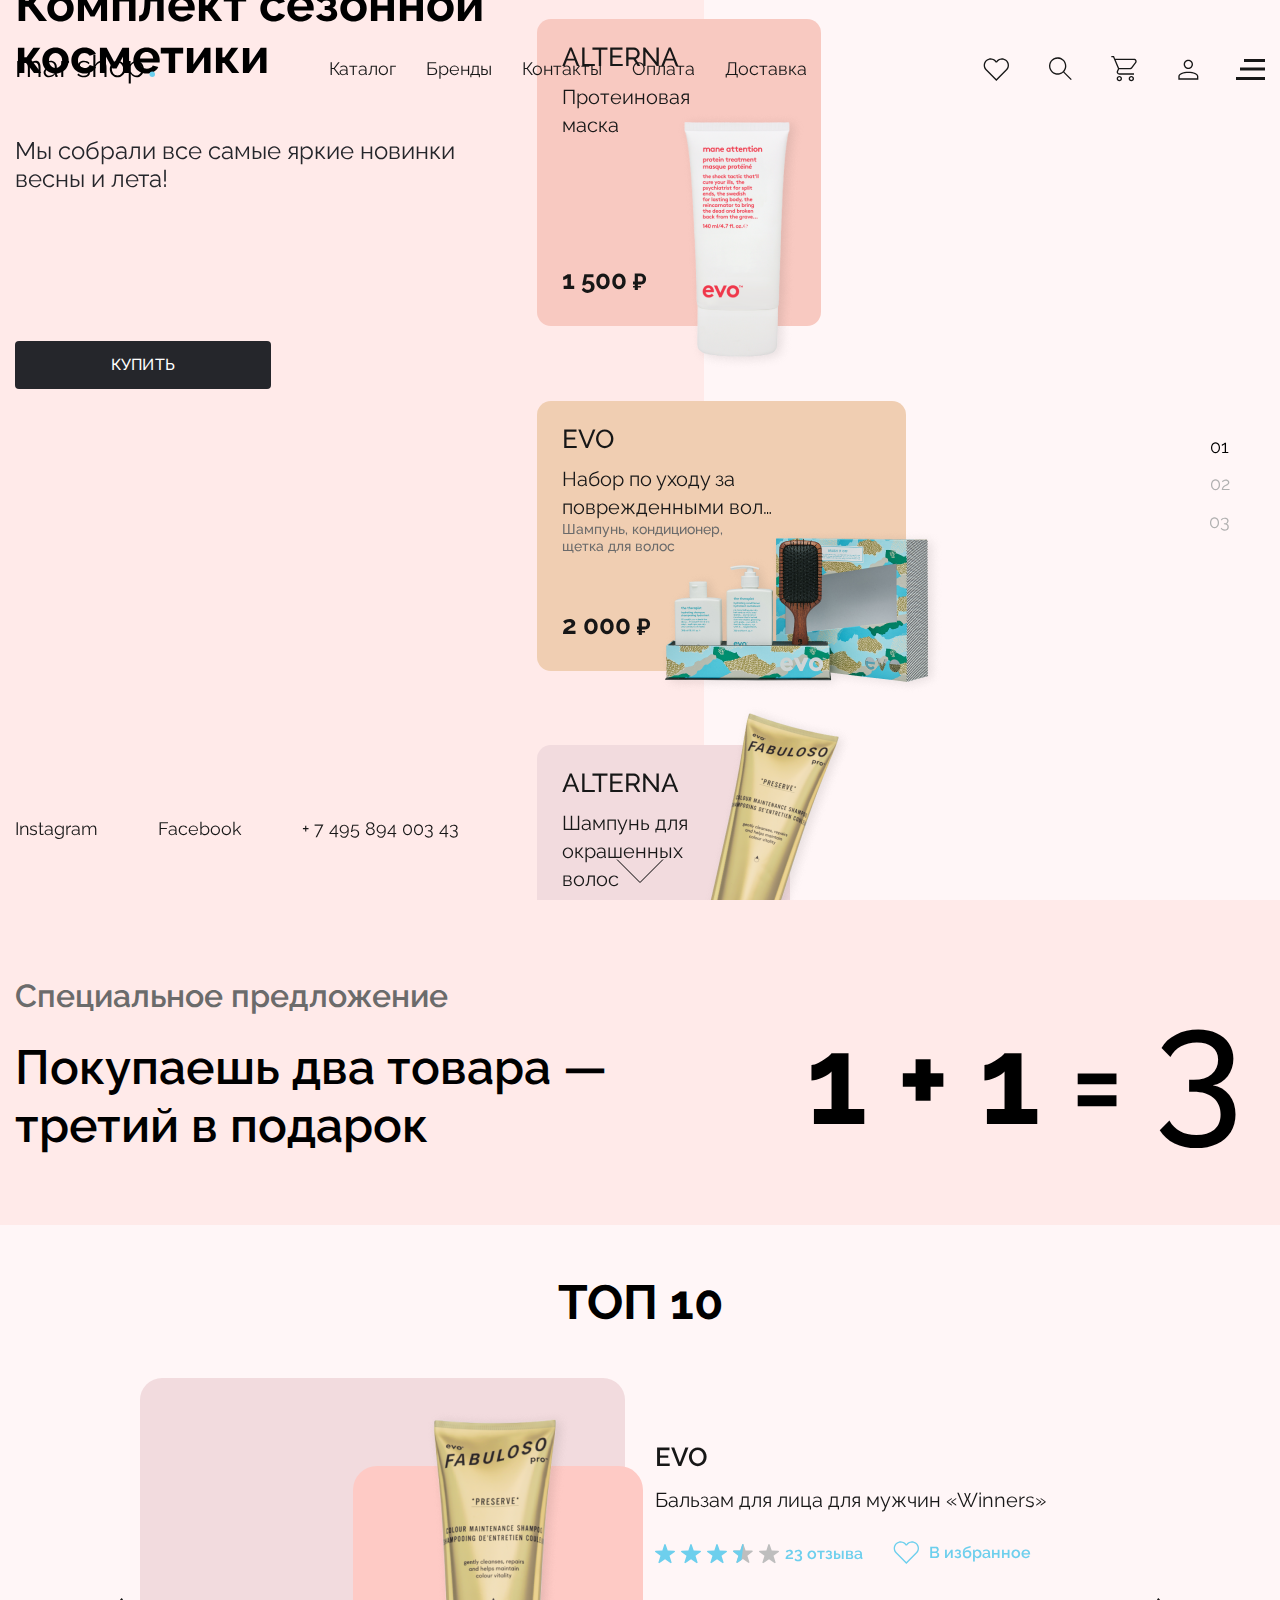
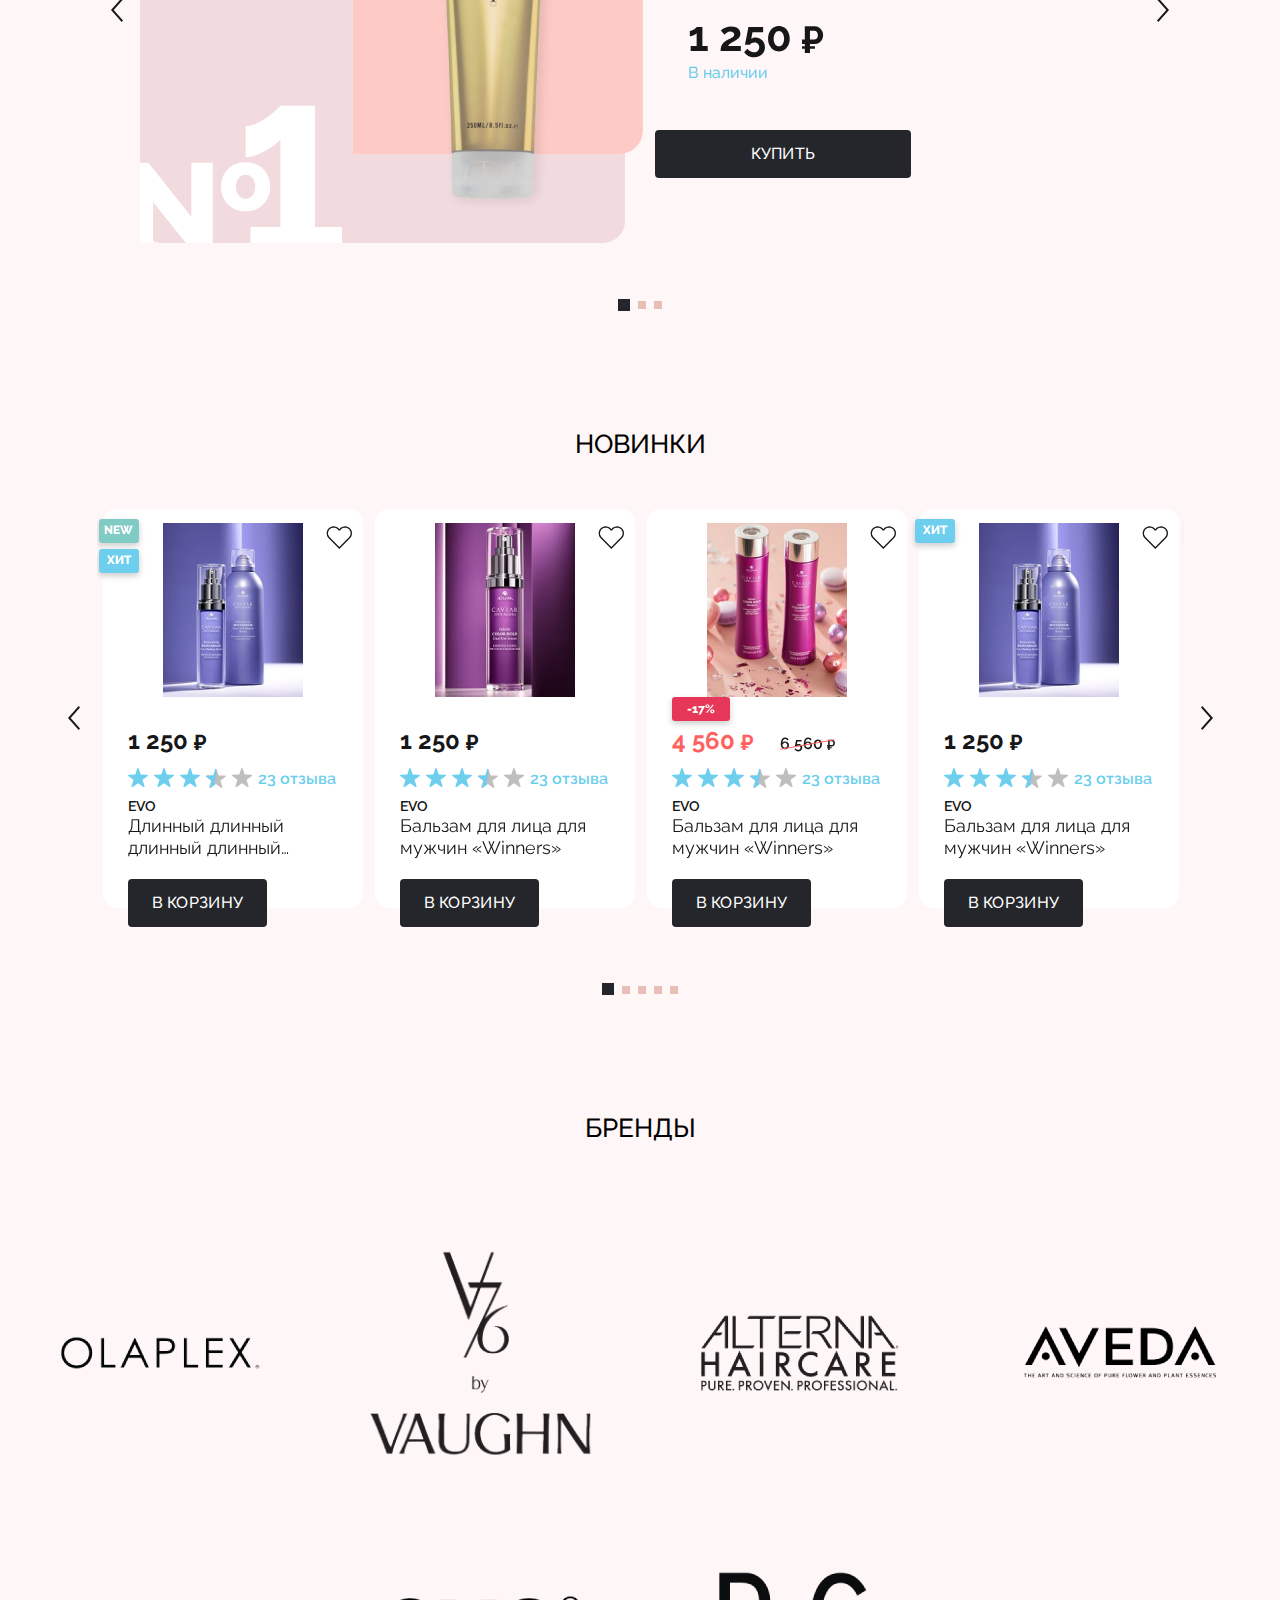
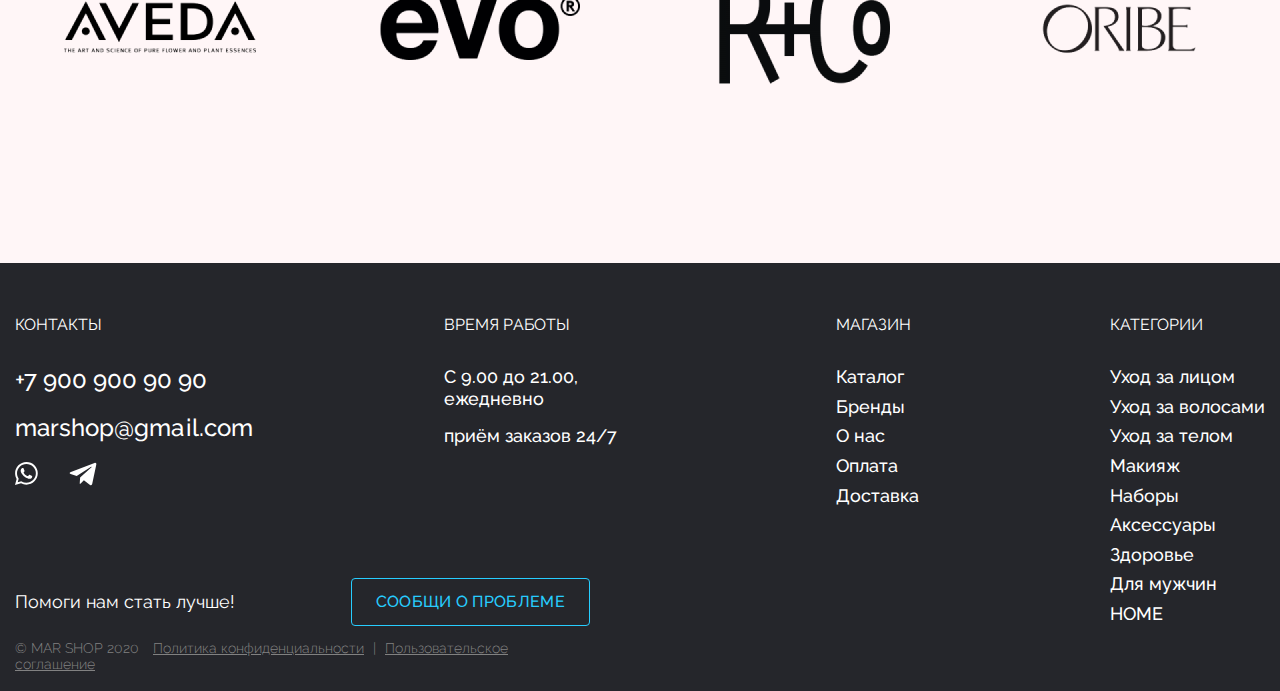
<file: main.html>
<!DOCTYPE html>
<html lang="ru">
  <head>
    <title>Главная</title>
    <meta name="viewport" content="initial-scale=1.0" />
    <meta charset="utf-8" />
    <link rel="stylesheet" type="text/css" href="css/fonts/fonts.css" />
    <link rel="stylesheet" type="text/css" href="vendor/slick.css" />
    <link rel="stylesheet" type="text/css" href="vendor/magnific-popup.css" />
    <link rel="stylesheet" type="text/css" href="vendor/select2.min.css" />
    <link
      rel="stylesheet"
      type="text/css"
      href="vendor/bootstrap-datetimepicker.min.css"
    />

    <link rel="stylesheet" type="text/css" href="css/main.css" />
    <link rel="stylesheet" type="text/css" href="css/banner-fix.css" />
  </head>

  <body>
    <div class="hidden">
      <svg
        xmlns="http://www.w3.org/2000/svg"
        xmlns:xlink="http://www.w3.org/1999/xlink"
      >
        <symbol id="icon-arrow-slider" viewBox="0 0 12 24">
          <path
            d="M1.33312 24L12 12L1.33312 0L0 1.49974L9.33375 12L0 22.5003L1.33312 24Z"
            fill="currentColor"
          />
        </symbol>
        <symbol id="icon-arrow" viewBox="0 0 48 25">
          <path d="M1 0.5L24 23.5L47 0.5" stroke="currentColor" fill="none" />
        </symbol>
        <symbol id="icon-avatar" viewBox="0 0 21 21">
          <path
            d="M10.3333 12.6667C15.856 12.6667 20.3333 14.7561 20.3333 17.3334V20.6667H0.333313V17.3334C0.333313 14.7561 4.81065 12.6667 10.3333 12.6667ZM19 17.3334C19 15.4934 15.12 14.0001 10.3333 14.0001C5.54665 14.0001 1.66665 15.4934 1.66665 17.3334V19.3334H19V17.3334ZM10.3333 0.666748C11.571 0.666748 12.758 1.15841 13.6331 2.03358C14.5083 2.90875 15 4.09574 15 5.33342C15 6.57109 14.5083 7.75808 13.6331 8.63325C12.758 9.50842 11.571 10.0001 10.3333 10.0001C9.09564 10.0001 7.90865 9.50842 7.03348 8.63325C6.15831 7.75808 5.66665 6.57109 5.66665 5.33342C5.66665 4.09574 6.15831 2.90875 7.03348 2.03358C7.90865 1.15841 9.09564 0.666748 10.3333 0.666748ZM10.3333 2.00008C9.44926 2.00008 8.60141 2.35127 7.97629 2.97639C7.35117 3.60151 6.99998 4.44936 6.99998 5.33342C6.99998 6.21747 7.35117 7.06532 7.97629 7.69044C8.60141 8.31556 9.44926 8.66675 10.3333 8.66675C11.2174 8.66675 12.0652 8.31556 12.6903 7.69044C13.3155 7.06532 13.6666 6.21747 13.6666 5.33342C13.6666 4.44936 13.3155 3.60151 12.6903 2.97639C12.0652 2.35127 11.2174 2.00008 10.3333 2.00008Z"
            fill="currentColor"
          />
        </symbol>
        <symbol id="icon-basket" viewBox="0 0 26 26">
          <path
            d="M20.3334 20C21.0406 20 21.7189 20.281 22.219 20.781C22.7191 21.2811 23 21.9594 23 22.6667C23 23.3739 22.7191 24.0522 22.219 24.5523C21.7189 25.0524 21.0406 25.3333 20.3334 25.3333C19.6261 25.3333 18.9479 25.0524 18.4478 24.5523C17.9477 24.0522 17.6667 23.3739 17.6667 22.6667C17.6667 21.9594 17.9477 21.2811 18.4478 20.781C18.9479 20.281 19.6261 20 20.3334 20ZM20.3334 21.3333C19.9798 21.3333 19.6406 21.4738 19.3906 21.7239C19.1405 21.9739 19 22.313 19 22.6667C19 23.0203 19.1405 23.3594 19.3906 23.6095C19.6406 23.8595 19.9798 24 20.3334 24C20.687 24 21.0261 23.8595 21.2762 23.6095C21.5262 23.3594 21.6667 23.0203 21.6667 22.6667C21.6667 22.313 21.5262 21.9739 21.2762 21.7239C21.0261 21.4738 20.687 21.3333 20.3334 21.3333ZM8.33337 20C9.04062 20 9.71889 20.281 10.219 20.781C10.7191 21.2811 11 21.9594 11 22.6667C11 23.3739 10.7191 24.0522 10.219 24.5523C9.71889 25.0524 9.04062 25.3333 8.33337 25.3333C7.62613 25.3333 6.94785 25.0524 6.44776 24.5523C5.94766 24.0522 5.66671 23.3739 5.66671 22.6667C5.66671 21.9594 5.94766 21.2811 6.44776 20.781C6.94785 20.281 7.62613 20 8.33337 20ZM8.33337 21.3333C7.97975 21.3333 7.64061 21.4738 7.39056 21.7239C7.14052 21.9739 7.00004 22.313 7.00004 22.6667C7.00004 23.0203 7.14052 23.3594 7.39056 23.6095C7.64061 23.8595 7.97975 24 8.33337 24C8.687 24 9.02613 23.8595 9.27618 23.6095C9.52623 23.3594 9.66671 23.0203 9.66671 22.6667C9.66671 22.313 9.52623 21.9739 9.27618 21.7239C9.02613 21.4738 8.687 21.3333 8.33337 21.3333ZM23 4H4.69737L8.09337 12H19C19.2074 12.0003 19.4119 11.952 19.5971 11.8589C19.7824 11.7658 19.9432 11.6305 20.0667 11.464L24.0667 6.13067H24.068C24.2159 5.93248 24.3058 5.69707 24.3275 5.45075C24.3493 5.20443 24.3022 4.95692 24.1914 4.73586C24.0805 4.51479 23.9104 4.3289 23.7001 4.19896C23.4897 4.06901 23.2473 4.00012 23 4ZM19 13.3333H8.15471L7.13337 15.4133L7.00004 16C7.00004 16.3536 7.14052 16.6928 7.39056 16.9428C7.64061 17.1929 7.97975 17.3333 8.33337 17.3333H23V18.6667H8.33337C7.86906 18.6669 7.41274 18.5459 7.00955 18.3156C6.60637 18.0853 6.27029 17.7538 6.03458 17.3537C5.79887 16.9537 5.6717 16.4991 5.66564 16.0348C5.65958 15.5705 5.77485 15.1127 6.00004 14.7067L6.96004 12.7413L2.11737 1.33333H0.333374V0H3.00004L4.13204 2.66667H23C23.5039 2.66671 23.9974 2.8095 24.4234 3.07847C24.8494 3.34745 25.1905 3.73161 25.4072 4.18647C25.6239 4.64133 25.7073 5.14827 25.6478 5.64857C25.5882 6.14887 25.3881 6.62206 25.0707 7.01333L21.1854 12.1947C20.9397 12.5464 20.6128 12.8336 20.2323 13.0319C19.8518 13.2301 19.4291 13.3335 19 13.3333Z"
            fill="currentColor"
          />
        </symbol>
        <symbol id="icon-cancel" viewBox="0 0 15 19">
          <path
            d="M14 16C14 16.7956 13.6839 17.5587 13.1213 18.1213C12.5587 18.6839 11.7956 19 11 19H4C3.20435 19 2.44129 18.6839 1.87868 18.1213C1.31607 17.5587 1 16.7956 1 16V4H0V1H4.5L5.5 0H9.5L10.5 1H15V4H14V16ZM2 4V16C2 16.5304 2.21071 17.0391 2.58579 17.4142C2.96086 17.7893 3.46957 18 4 18H11C11.5304 18 12.0391 17.7893 12.4142 17.4142C12.7893 17.0391 13 16.5304 13 16V4H2ZM14 3V2H10L9 1H6L5 2H1V3H14ZM4 6H5V16H4V6ZM10 6H11V16H10V6Z"
            fill="currentColor"
          />
        </symbol>
        <symbol id="icon-check" viewBox="0 0 15 11">
          <path
            d="M14.9 1.09994L5 10.9999L0.0500031 6.04994L0.757003 5.34294L5 9.58595L14.192 0.392944L14.899 1.10094L14.9 1.09994Z"
            fill="currentColor"
          />
        </symbol>
        <symbol id="icon-chevron-left" viewBox="0 0 6 12">
          <path
            d="M5.33344 12L0 6L5.33344 0L6 0.749868L1.33312 6L6 11.2501L5.33344 12Z"
            fill="currentColor"
          />
        </symbol>
        <symbol id="icon-chevron" viewBox="0 0 6 12">
          <path
            d="M0.666562 12L6 6L0.666562 0L0 0.749868L4.66688 6L0 11.2501L0.666562 12Z"
            fill="currentColor"
          />
        </symbol>
        <symbol id="icon-close" viewBox="0 0 23 26">
          <path
            d="M22.3819 2.1987L21.1243 0.756697C20.9892 0.601817 20.7689 0.601062 20.6346 0.755019L0.616703 23.7086C0.482436 23.8626 0.483094 24.1152 0.618166 24.2701L1.87574 25.7121C2.01081 25.867 2.23118 25.8678 2.36544 25.7138L22.3833 2.76022C22.5176 2.60626 22.517 2.35358 22.3819 2.1987Z"
            fill="currentColor"
          />
          <path
            d="M21.1243 25.7124L22.3819 24.2704C22.5169 24.1155 22.5176 23.8628 22.3833 23.7088L2.36542 0.755276C2.23116 0.60132 2.01079 0.602075 1.87572 0.756955L0.618146 2.19895C0.483075 2.35383 0.482415 2.60652 0.616681 2.76048L20.6346 25.714C20.7688 25.868 20.9892 25.8672 21.1243 25.7124Z"
            fill="currentColor"
          />
        </symbol>
        <symbol id="icon-delete" viewBox="0 0 48 48">
          <path
            d="M12 12L36 36"
            stroke="currentColor"
            stroke-width="2"
            fill="none"
          />
          <path
            d="M12 36L36 12"
            stroke="currentColor"
            stroke-width="2"
            fill="none"
          />
        </symbol>
        <symbol id="icon-facebook" viewBox="0 0 20 20">
          <path
            d="M19.6875 10C19.6875 4.64844 15.3516 0.3125 10 0.3125C4.64844 0.3125 0.3125 4.64844 0.3125 10C0.3125 14.8352 3.85508 18.843 8.48633 19.5703V12.8004H6.02539V10H8.48633V7.86562C8.48633 5.43789 9.93164 4.09687 12.1453 4.09687C13.2055 4.09687 14.3141 4.28594 14.3141 4.28594V6.66875H13.0922C11.8891 6.66875 11.5137 7.41562 11.5137 8.18164V10H14.2004L13.7707 12.8004H11.5137V19.5703C16.1449 18.843 19.6875 14.8352 19.6875 10Z"
            fill="currentColor"
          />
        </symbol>
        <symbol id="icon-heart" viewBox="0 0 26 23">
          <path
            d="M3.65863 11.3359C3.0875 10.7646 2.64511 10.0778 2.36112 9.32158C2.07714 8.56533 1.95813 7.7571 2.01207 6.9511C2.06601 6.14509 2.29166 5.35993 2.67388 4.64827C3.0561 3.9366 3.58606 3.31488 4.22822 2.8248C4.87038 2.33471 5.60991 1.98759 6.3972 1.80671C7.1845 1.62582 8.00138 1.61535 8.79305 1.77601C9.58472 1.93666 10.3329 2.26472 10.9874 2.73819C11.6419 3.21166 12.1876 3.81959 12.588 4.52123H14.0786C14.479 3.81959 15.0247 3.21166 15.6792 2.73819C16.3337 2.26472 17.0819 1.93666 17.8735 1.77601C18.6652 1.61535 19.4821 1.62582 20.2694 1.80671C21.0567 1.98759 21.7962 2.33471 22.4384 2.8248C23.0805 3.31488 23.6105 3.9366 23.9927 4.64827C24.3749 5.35993 24.6006 6.14509 24.6545 6.9511C24.7085 7.7571 24.5895 8.56533 24.3055 9.32158C24.0215 10.0778 23.5791 10.7646 23.008 11.3359L13.3333 21.0132L3.65863 11.3372V11.3359ZM23.9493 12.2826C24.6321 11.5997 25.1663 10.7828 25.5182 9.8835C25.8701 8.98415 26.032 8.02172 25.9939 7.05674C25.9558 6.09175 25.7184 5.1451 25.2967 4.2763C24.875 3.40751 24.2781 2.63537 23.5435 2.00845C22.8089 1.38154 21.9525 0.9134 21.0283 0.633488C20.104 0.353577 19.1318 0.267946 18.1728 0.38198C17.2138 0.496014 16.2888 0.807245 15.4559 1.2961C14.6231 1.78496 13.9004 2.44086 13.3333 3.22256C12.7662 2.44086 12.0435 1.78496 11.2106 1.2961C10.3778 0.807245 9.45278 0.496014 8.4938 0.38198C7.53482 0.267946 6.56262 0.353577 5.63834 0.633488C4.71406 0.9134 3.85769 1.38154 3.12311 2.00845C2.38852 2.63537 1.7916 3.40751 1.36989 4.2763C0.948182 5.1451 0.710806 6.09175 0.672691 7.05674C0.634576 8.02172 0.796547 8.98415 1.14842 9.8835C1.50029 10.7828 2.03445 11.5997 2.7173 12.2826L13.3333 22.8972L23.9493 12.2839V12.2826Z"
            fill="currentColor"
          />
        </symbol>
        <symbol id="icon-help" viewBox="0 0 20 20">
          <path
            d="M10 0C4.48 0 0 4.48 0 10C0 15.52 4.48 20 10 20C15.52 20 20 15.52 20 10C20 4.48 15.52 0 10 0ZM11 15H9V9H11V15ZM11 7H9V5H11V7Z"
            fill="currentColor"
          />
        </symbol>
        <symbol id="icon-instagram" viewBox="0 0 20 20">
          <path
            d="M10 6.87579C8.27968 6.87579 6.87577 8.2797 6.87577 10C6.87577 11.7203 8.27968 13.1242 10 13.1242C11.7203 13.1242 13.1242 11.7203 13.1242 10C13.1242 8.2797 11.7203 6.87579 10 6.87579ZM19.3703 10C19.3703 8.70626 19.382 7.42423 19.3094 6.13283C19.2367 4.63283 18.8945 3.30158 17.7977 2.2047C16.6984 1.10548 15.3695 0.765639 13.8695 0.692982C12.5758 0.620326 11.2937 0.632045 10.0023 0.632045C8.70859 0.632045 7.42656 0.620326 6.13515 0.692982C4.63515 0.765639 3.3039 1.10783 2.20702 2.2047C1.1078 3.30392 0.767958 4.63283 0.695302 6.13283C0.622645 7.42658 0.634364 8.70861 0.634364 10C0.634364 11.2914 0.622645 12.5758 0.695302 13.8672C0.767958 15.3672 1.11015 16.6985 2.20702 17.7953C3.30624 18.8945 4.63515 19.2344 6.13515 19.307C7.4289 19.3797 8.71093 19.368 10.0023 19.368C11.2961 19.368 12.5781 19.3797 13.8695 19.307C15.3695 19.2344 16.7008 18.8922 17.7977 17.7953C18.8969 16.6961 19.2367 15.3672 19.3094 13.8672C19.3844 12.5758 19.3703 11.2938 19.3703 10ZM10 14.807C7.33984 14.807 5.19296 12.6602 5.19296 10C5.19296 7.33986 7.33984 5.19298 10 5.19298C12.6602 5.19298 14.807 7.33986 14.807 10C14.807 12.6602 12.6602 14.807 10 14.807ZM15.0039 6.11876C14.3828 6.11876 13.8812 5.6172 13.8812 4.99611C13.8812 4.37501 14.3828 3.87345 15.0039 3.87345C15.625 3.87345 16.1266 4.37501 16.1266 4.99611C16.1267 5.14359 16.0978 5.28966 16.0415 5.42595C15.9851 5.56224 15.9024 5.68607 15.7982 5.79036C15.6939 5.89464 15.57 5.97733 15.4337 6.03368C15.2975 6.09004 15.1514 6.11895 15.0039 6.11876Z"
            fill="currentColor"
          />
        </symbol>
        <symbol id="icon-loupe" viewBox="0 0 20 20">
          <path
            d="M12.9296 8.383H10.164V5.24237C10.164 5.13925 10.0796 5.05487 9.97651 5.05487H8.57026C8.46713 5.05487 8.38276 5.13925 8.38276 5.24237V8.383H5.61713C5.514 8.383 5.42963 8.46737 5.42963 8.5705V9.97675C5.42963 10.0799 5.514 10.1642 5.61713 10.1642H8.38276V13.3049C8.38276 13.408 8.46713 13.4924 8.57026 13.4924H9.97651C10.0796 13.4924 10.164 13.408 10.164 13.3049V10.1642H12.9296C13.0328 10.1642 13.1171 10.0799 13.1171 9.97675V8.5705C13.1171 8.46737 13.0328 8.383 12.9296 8.383ZM19.5859 18.3205L16.164 14.8986C19.0257 11.4088 18.8265 6.23847 15.5546 2.96894C12.0859 -0.502158 6.4515 -0.502158 2.96869 2.96894C-0.502402 6.45175 -0.502402 12.0861 2.96869 15.5549C6.23822 18.8267 11.4085 19.026 14.8984 16.1642L18.3203 19.5861C18.3953 19.6517 18.5148 19.6517 18.5781 19.5861L19.5859 18.5783C19.6515 18.515 19.6515 18.3955 19.5859 18.3205ZM14.3124 14.3127C11.5281 17.0947 7.01869 17.0947 4.23432 14.3127C1.45229 11.5283 1.45229 7.01894 4.23432 4.23456C7.01869 1.45253 11.5281 1.45253 14.3124 4.23456C17.0945 7.01894 17.0945 11.5283 14.3124 14.3127Z"
            fill="currentColor"
          />
        </symbol>
        <symbol id="icon-map" viewBox="0 0 13 20">
          <path
            d="M6.49998 3.99991C7.16302 3.99991 7.7989 4.2633 8.26774 4.73214C8.73658 5.20098 8.99998 5.83687 8.99998 6.49991C8.99998 7.16295 8.73658 7.79883 8.26774 8.26768C7.7989 8.73652 7.16302 8.99991 6.49998 8.99991C5.83694 8.99991 5.20105 8.73652 4.73221 8.26768C4.26337 7.79883 3.99998 7.16295 3.99998 6.49991C3.99998 5.83687 4.26337 5.20098 4.73221 4.73214C5.20105 4.2633 5.83694 3.99991 6.49998 3.99991ZM6.49998 4.99991C6.10215 4.99991 5.72062 5.15794 5.43932 5.43925C5.15801 5.72055 4.99998 6.10208 4.99998 6.49991C4.99998 6.89773 5.15801 7.27926 5.43932 7.56057C5.72062 7.84187 6.10215 7.99991 6.49998 7.99991C6.8978 7.99991 7.27933 7.84187 7.56064 7.56057C7.84194 7.27926 7.99998 6.89773 7.99998 6.49991C7.99998 6.10208 7.84194 5.72055 7.56064 5.43925C7.27933 5.15794 6.8978 4.99991 6.49998 4.99991ZM1.79998 9.35691L6.49998 17.0869L11.2 9.35691C11.7069 8.52291 11.9827 7.56905 11.9992 6.59324C12.0157 5.61742 11.7722 4.65479 11.2938 3.80415C10.8154 2.95351 10.1192 2.24549 9.27675 1.75276C8.43431 1.26003 7.47593 1.00034 6.49998 1.00034C5.52402 1.00034 4.56564 1.26003 3.7232 1.75276C2.88076 2.24549 2.1846 2.95351 1.70617 3.80415C1.22774 4.65479 0.984277 5.61742 1.00076 6.59324C1.01725 7.56905 1.29309 8.52291 1.79998 9.35691ZM12.054 9.87691L6.49998 19.0119L0.945977 9.87691C0.347098 8.89126 0.0212575 7.76401 0.00189306 6.61085C-0.0174714 5.45768 0.270337 4.32013 0.835784 3.31492C1.40123 2.30972 2.22395 1.47307 3.21952 0.890822C4.21509 0.308577 5.34765 0.00170898 6.50098 0.00170898C7.6543 0.00170898 8.78687 0.308577 9.78243 0.890822C10.778 1.47307 11.6007 2.30972 12.1662 3.31492C12.7316 4.32013 13.0194 5.45768 13.0001 6.61085C12.9807 7.76401 12.6549 8.89126 12.056 9.87691H12.054Z"
            fill="currentColor"
          />
        </symbol>
        <symbol id="icon-phone" viewBox="0 0 19 19">
          <path
            d="M17.5 19C18.327 19 19 18.327 19 17.5V14C19 13.173 18.327 12.5 17.5 12.5C16.33 12.5 15.18 12.316 14.08 11.953C13.8171 11.87 13.5365 11.8599 13.2683 11.9238C13.0001 11.9877 12.7542 12.1233 12.557 12.316L11.117 13.756C8.62811 12.4048 6.58403 10.3614 5.232 7.873L6.66 6.436C7.072 6.054 7.22 5.473 7.044 4.914C6.68174 3.8123 6.49808 2.65973 6.5 1.5C6.5 0.673 5.827 0 5 0H1.5C0.673 0 0 0.673 0 1.5C0 11.15 7.85 19 17.5 19Z"
            fill="currentColor"
          />
        </symbol>
        <symbol id="icon-photo" viewBox="0 0 20 19">
          <path
            d="M7 0.401031L5.17 2.39455H2C0.9 2.39455 0 3.29163 0 4.38806V16.3491C0 17.4456 0.9 18.3427 2 18.3427H18C19.1 18.3427 20 17.4456 20 16.3491V4.38806C20 3.29163 19.1 2.39455 18 2.39455H14.83L13 0.401031H7ZM10 15.3524C7.24 15.3524 5 13.1196 5 10.3686C5 7.61755 7.24 5.38482 10 5.38482C12.76 5.38482 15 7.61755 15 10.3686C15 13.1196 12.76 15.3524 10 15.3524Z"
            fill="currentColor"
          />
        </symbol>
        <symbol id="icon-play" viewBox="0 0 82 82">
          <circle cx="41" cy="41" r="40.5" stroke="currentColor" fill="none" />
          <path d="M48 41.5L36 33V50L48 41.5Z" fill="currentColor" />
        </symbol>
        <symbol id="icon-property" viewBox="0 0 18 15">
          <path
            d="M18 13V14H5V13H18ZM1.5 12.5C1.76522 12.5 2.01957 12.6054 2.20711 12.7929C2.39464 12.9804 2.5 13.2348 2.5 13.5C2.5 13.7652 2.39464 14.0196 2.20711 14.2071C2.01957 14.3946 1.76522 14.5 1.5 14.5C1.23478 14.5 0.98043 14.3946 0.792893 14.2071C0.605357 14.0196 0.5 13.7652 0.5 13.5C0.5 13.2348 0.605357 12.9804 0.792893 12.7929C0.98043 12.6054 1.23478 12.5 1.5 12.5ZM18 7V8H5V7H18ZM1.5 6.5C1.76522 6.5 2.01957 6.60536 2.20711 6.79289C2.39464 6.98043 2.5 7.23478 2.5 7.5C2.5 7.76522 2.39464 8.01957 2.20711 8.20711C2.01957 8.39464 1.76522 8.5 1.5 8.5C1.23478 8.5 0.98043 8.39464 0.792893 8.20711C0.605357 8.01957 0.5 7.76522 0.5 7.5C0.5 7.23478 0.605357 6.98043 0.792893 6.79289C0.98043 6.60536 1.23478 6.5 1.5 6.5ZM18 1V2H5V1H18ZM1.5 0.5C1.76522 0.5 2.01957 0.605357 2.20711 0.792893C2.39464 0.98043 2.5 1.23478 2.5 1.5C2.5 1.76522 2.39464 2.01957 2.20711 2.20711C2.01957 2.39464 1.76522 2.5 1.5 2.5C1.23478 2.5 0.98043 2.39464 0.792893 2.20711C0.605357 2.01957 0.5 1.76522 0.5 1.5C0.5 1.23478 0.605357 0.98043 0.792893 0.792893C0.98043 0.605357 1.23478 0.5 1.5 0.5Z"
            fill="currentColor"
          />
        </symbol>
        <symbol id="icon-search" viewBox="0 0 23 24">
          <path
            d="M8.66673 0.333252C10.3248 0.333216 11.9481 0.80881 13.344 1.70361C14.7399 2.5984 15.8498 3.87484 16.5421 5.38149C17.2343 6.88813 17.4799 8.56173 17.2496 10.2037C17.0193 11.8457 16.3228 13.3872 15.2427 14.6453L22.7681 22.1706L21.8254 23.1133L14.2987 15.5866C13.2372 16.4943 11.972 17.1321 10.611 17.4455C9.24987 17.759 7.83319 17.7388 6.48157 17.3868C5.12995 17.0347 3.88344 16.3612 2.8482 15.4236C1.81297 14.486 1.01967 13.3121 0.535889 12.0018C0.0521029 10.6916 -0.107842 9.2838 0.0696747 7.89842C0.247192 6.51303 0.756912 5.19107 1.55542 4.04512C2.35394 2.89918 3.41758 1.9632 4.65577 1.3169C5.89396 0.670609 7.27001 0.333145 8.66673 0.333252ZM8.66673 1.66659C6.7218 1.66659 4.85654 2.4392 3.48128 3.81447C2.10601 5.18974 1.33339 7.055 1.33339 8.99992C1.33339 10.9448 2.10601 12.8101 3.48128 14.1854C4.85654 15.5606 6.7218 16.3333 8.66673 16.3333C10.6116 16.3333 12.4769 15.5606 13.8522 14.1854C15.2274 12.8101 16.0001 10.9448 16.0001 8.99992C16.0001 7.055 15.2274 5.18974 13.8522 3.81447C12.4769 2.4392 10.6116 1.66659 8.66673 1.66659Z"
            fill="currentColor"
          />
        </symbol>
        <symbol id="icon-star" viewBox="0 0 20 20">
          <path
            fill-rule="evenodd"
            clip-rule="evenodd"
            d="M19.9622 7.14211C19.8622 6.83495 19.5907 6.6362 19.2706 6.6362L12.7288 6.61964L10.666 0.498953C10.5631 0.193296 10.2938 -0.0122328 9.96851 0.000565704C9.64847 0.00432996 9.37841 0.204588 9.28217 0.512505L7.35073 6.61964L0.729801 6.6362C0.409759 6.6362 0.138207 6.83495 0.0382407 7.14136C-0.062472 7.44852 0.0397328 7.7715 0.297856 7.96272L5.47896 11.8181L3.44681 18.2979C3.34982 18.6058 3.45427 18.9265 3.71388 19.1162C3.84443 19.2111 3.99364 19.2593 4.14284 19.2593C4.29055 19.2593 4.43752 19.2126 4.56509 19.12L10.0274 15.2353L15.4353 19.117C15.6927 19.3067 16.0299 19.3059 16.2888 19.1162C16.5484 18.9273 16.6529 18.6065 16.5566 18.2986L14.5215 11.8181L19.7018 7.96348C19.96 7.7715 20.0622 7.44853 19.9622 7.14211Z"
            fill="currentColor"
          />
        </symbol>
        <symbol id="icon-telegram" viewBox="0 0 28 24">
          <path
            d="M25.5533 0.955943L1.91332 10.0719C0.299984 10.7199 0.309317 11.6199 1.61732 12.0213L7.68665 13.9146L21.7293 5.05461C22.3933 4.65061 23 4.86794 22.5013 5.31061L11.124 15.5786H11.1213L11.124 15.5799L10.7053 21.8359C11.3187 21.8359 11.5893 21.5546 11.9333 21.2226L14.8813 18.3559L21.0133 22.8853C22.144 23.5079 22.956 23.1879 23.2373 21.8386L27.2627 2.86794C27.6747 1.21594 26.632 0.467943 25.5533 0.955943Z"
            fill="currentColor"
          />
        </symbol>
        <symbol id="icon-whatsapp" viewBox="0 0 19 19">
          <path
            fill-rule="evenodd"
            clip-rule="evenodd"
            d="M15.403 2.63303C14.5714 1.79591 13.5819 1.13214 12.4919 0.680178C11.4019 0.22821 10.233 -0.00297023 9.053 2.88091e-05C4.105 2.88091e-05 0.077 4.02703 0.075 8.97703C0.075 10.559 0.488 12.103 1.273 13.465L0 18.116L4.759 16.867C6.07539 17.5836 7.5502 17.9594 9.049 17.96H9.053C14 17.96 18.028 13.933 18.03 8.98303C18.0334 7.80351 17.803 6.63502 17.3521 5.54509C16.9012 4.45516 16.2387 3.4654 15.403 2.63303ZM9.053 16.445H9.05C7.71352 16.4452 6.40163 16.0856 5.252 15.404L4.98 15.242L2.156 15.983L2.909 13.23L2.732 12.948C1.98479 11.7585 1.58923 10.3818 1.591 8.97703C1.593 4.86303 4.94 1.51603 9.056 1.51603C10.0363 1.51385 11.0072 1.70611 11.9127 2.08168C12.8181 2.45725 13.6401 3.00867 14.331 3.70403C15.0256 4.39607 15.5762 5.21892 15.9509 6.12503C16.3256 7.03113 16.517 8.00251 16.514 8.98303C16.512 13.097 13.165 16.445 9.053 16.445ZM13.146 10.856C12.921 10.743 11.819 10.201 11.613 10.126C11.408 10.051 11.259 10.014 11.109 10.238C10.959 10.462 10.529 10.967 10.398 11.117C10.267 11.267 10.136 11.285 9.912 11.173C9.688 11.061 8.965 10.824 8.108 10.06C7.441 9.46503 6.991 8.73103 6.86 8.50603C6.729 8.28103 6.846 8.16003 6.959 8.04803C7.06 7.94803 7.183 7.78603 7.295 7.65503C7.407 7.52403 7.444 7.43103 7.519 7.28103C7.594 7.13103 7.557 7.00003 7.5 6.88803C7.444 6.77503 6.995 5.67103 6.808 5.22203C6.627 4.78703 6.442 4.84503 6.304 4.83903C6.16108 4.83318 6.01804 4.83052 5.875 4.83103C5.76126 4.83393 5.64934 4.86029 5.54626 4.90848C5.44318 4.95666 5.35117 5.02562 5.276 5.11103C5.07 5.33603 4.491 5.87803 4.491 6.98203C4.491 8.08603 5.295 9.15303 5.407 9.30303C5.519 9.45303 6.989 11.718 9.239 12.69C9.775 12.921 10.193 13.059 10.518 13.163C11.055 13.334 11.544 13.309 11.931 13.252C12.362 13.188 13.258 12.71 13.445 12.186C13.632 11.662 13.632 11.213 13.576 11.119C13.52 11.025 13.369 10.968 13.146 10.856Z"
            fill="currentColor"
          />
        </symbol>
        <symbol id="icon-youtube" viewBox="0 0 20 16">
          <path
            d="M19.543 2.498C20 4.28 20 8 20 8C20 8 20 11.72 19.543 13.502C19.289 14.487 18.546 15.262 17.605 15.524C15.896 16 10 16 10 16C10 16 4.107 16 2.395 15.524C1.45 15.258 0.708 14.484 0.457 13.502C2.98023e-08 11.72 0 8 0 8C0 8 2.98023e-08 4.28 0.457 2.498C0.711 1.513 1.454 0.738 2.395 0.476C4.107 -1.78814e-07 10 0 10 0C10 0 15.896 -1.78814e-07 17.605 0.476C18.55 0.742 19.292 1.516 19.543 2.498ZM8 11.5L14 8L8 4.5V11.5Z"
            fill="currentColor"
          />
        </symbol>
      </svg>
    </div>
    <div class="wrap-all">
      <div class="wrap-content">
        <header class="header js-header">
          <div class="content">
            <div class="grid-row grid-row_middle grid-row_between">
              <div class="grid-col mobile-show">
                <div class="burger js-catalog-open">
                  <div class="burger__line"></div>
                  <div class="burger__line"></div>
                  <div class="burger__line"></div>
                </div>
              </div>
              <div class="grid-col">
                <a href="/" class="logo">
                  <img src="css/icons/logo.svg" alt="" />
                </a>
              </div>
              <div class="grid-col grid-col_full header__menu">
                <ul class="menu-top">
                  <li class="menu-top__item">
                    <a href="#" class="menu-top__link">Каталог</a>
                  </li>
                  <li class="menu-top__item">
                    <a href="#" class="menu-top__link">Бренды</a>
                  </li>
                  <li class="menu-top__item">
                    <a href="#" class="menu-top__link">Контакты</a>
                  </li>
                  <li class="menu-top__item">
                    <a href="#" class="menu-top__link">Оплата</a>
                  </li>
                  <li class="menu-top__item">
                    <a href="#" class="menu-top__link">Доставка</a>
                  </li>
                </ul>
              </div>

              <div class="grid-col header__menu-icon">
                <ul class="menu-icon">
                  <li class="menu-icon__item">
                    <a href="#" class="menu-icon__link">
                      <span class="menu-icon__image menu-icon__image_heart">
                        <svg width="26" height="23" class="svg-icon">
                          <use xlink:href="#icon-heart"></use>
                        </svg>
                      </span>
                    </a>
                  </li>
                  <li class="menu-icon__item">
                    <div class="header-search js-search">
                      <div class="header-search__wrapper">
                        <div class="menu-icon__link js-search-open">
                          <div class="menu-icon__image menu-icon__image_search">
                            <svg width="23" height="24" class="svg-icon">
                              <use xlink:href="#icon-search"></use>
                            </svg>
                          </div>
                        </div>
                        <form class="search">
                          <div class="search__wrapper">
                            <button class="search__submit" type="submit">
                              <svg width="23" height="24" class="svg-icon">
                                <use xlink:href="#icon-search"></use>
                              </svg>
                            </button>
                            <input
                              type="text"
                              class="input search__input"
                              placeholder="Поиск"
                            />
                            <div class="search__close js-search-close">
                              <svg width="48" height="48" class="svg-icon">
                                <use xlink:href="#icon-delete"></use>
                              </svg>
                            </div>
                          </div>
                        </form>
                      </div>
                    </div>
                  </li>
                  <li class="menu-icon__item">
                    <a
                      href="#basket-empty"
                      class="menu-icon__link js-popup-link"
                    >
                      <span class="menu-icon__image menu-icon__image_basket">
                        <svg width="26" height="26" class="svg-icon">
                          <use xlink:href="#icon-basket"></use>
                        </svg>
                      </span>
                    </a>
                  </li>
                  <li class="menu-icon__item">
                    <a href="#" class="menu-icon__link">
                      <span class="menu-icon__image menu-icon__image_avatar">
                        <svg width="21" height="21" class="svg-icon">
                          <use xlink:href="#icon-avatar"></use>
                        </svg>
                      </span>
                    </a>
                  </li>
                  <li class="menu-icon__item mobile-hidden">
                    <div class="burger js-catalog-open">
                      <div class="burger__line"></div>
                      <div class="burger__line"></div>
                      <div class="burger__line"></div>
                    </div>
                  </li>
                </ul>
              </div>
            </div>
          </div>
        </header>

        <div class="main-slider">
          <div class="slider slider_main js-slider-main">
            <div class="slide slide_main">
              <div class="slide__bg slide__bg_color"></div>
              <div class="slide__content">
                <div class="content">
                  <div class="grid-row grid-row_wrap">
                    <div class="grid-col grid-col_40 grid-col_tablet100">
                      <div class="slide-card slide-card_full">
                        <div class="grid-wrap">
                          <div class="grid-wrap__top">
                            <h3 class="slide-card__title">
                              Комплект сезонной косметики
                            </h3>
                            <div class="slide-card__text">
                              Мы собрали все самые яркие новинки весны и лета!
                            </div>
                          </div>
                          <div class="slide-card__button tablet-hidden">
                            <a href="#" class="button button_primary">КУПИТЬ</a>
                          </div>
                        </div>
                      </div>
                    </div>
                    <div class="grid-col grid-col_60 grid-col_tablet100">
                      <div class="mp-banner-slider">
                        <div class="set__item">
                          <a href="#" class="card card_medium">
                            <span class="card__bg corall-pink">
                              <span class="grid-wrap">
                                <span class="grid-wrap__top">
                                  <span class="card__title">Alterna</span>
                                  <span class="card__describe"
                                    >Протеиновая маска</span
                                  >
                                </span>
                                <span class="card__price">
                                  <span class="price"
                                    >1 500
                                    <span class="price__rub">₽</span></span
                                  >
                                </span>
                                <span class="card__image">
                                  <img
                                    src="images/product1.png"
                                    alt="product"
                                  />
                                </span>
                              </span>
                            </span>
                            <!-- /card__bg -->
                          </a>
                        </div>
                        <!-- /set__item -->

                        <div class="set__item">
                          <a href="#" class="card card_large">
                            <span class="card__bg dark-peach">
                              <span class="grid-wrap">
                                <span class="grid-wrap__top">
                                  <span class="card__title">evo</span>
                                  <span class="card__describe"
                                    >Набор по уходу за поврежденными вол…</span
                                  >
                                  <span class="card__note"
                                    >Шампунь, кондиционер, щетка для волос</span
                                  >
                                </span>
                                <span class="card__price">
                                  <span class="price"
                                    >2 000
                                    <span class="price__rub">₽</span></span
                                  >
                                </span>
                                <span class="card__image">
                                  <img
                                    src="images/product2.png"
                                    alt="product"
                                  />
                                </span>
                              </span>
                            </span>
                            <!-- /card__bg -->
                          </a>
                        </div>
                        <!-- /set__item -->
                        <div class="set__item">
                          <a href="#" class="card card_small">
                            <span class="card__bg light-lilac">
                              <span class="grid-wrap">
                                <span class="grid-wrap__top">
                                  <span class="card__title">Alterna</span>
                                  <span class="card__describe"
                                    >Шампунь для окрашенных волос</span
                                  >
                                </span>
                                <span class="card__price">
                                  <span class="price"
                                    >1 060
                                    <span class="price__rub">₽</span></span
                                  >
                                </span>
                                <span class="card__image">
                                  <img
                                    src="images/product3.png"
                                    alt="product"
                                  />
                                </span>
                              </span>
                            </span>
                            <!-- /card__bg -->
                          </a>
                        </div>
                        <!-- /set__item -->
                        <!-- <div class="set__button">
                          <a
                            href="http://www.youtube.com/watch?v=0O2aH4XLbto"
                            class="video-button js-popup-youtube"
                          >
                            <span class="video-button__icon">
                              <svg width="82" height="82" class="svg-icon">
                                <use xlink:href="#icon-play"></use>
                              </svg>
                            </span>
                            <span class="video-button__text"
                              >Опыт использования</span
                            >
                          </a>
                        </div> -->
                      </div>
                      <!-- /slide__products -->
                    </div>
                  </div>
                  <div class="slide-card__button tablet-show">
                    <a href="#" class="button button_primary">КУПИТЬ</a>
                  </div>
                </div>
              </div>
              <!-- /slide__content -->
            </div>
            <!-- /slide -->

            <div class="slide slide_main">
              <div
                class="slide__bg"
                style="background-image: url(images/slide2.jpg);"
              ></div>
              <div class="slide__content">
                <div class="content">
                  <div class="grid-row">
                    <div class="grid-col grid-col_40 grid-col_tablet100">
                      <div class="slide-card">
                        <h3 class="slide-card__title">
                          Нишевая парфюмерия до -30%
                        </h3>
                        <div class="slide-card__text">с 10 по 20 апреля</div>
                        <div class="slide-card__button">
                          <a href="#" class="button button_primary"
                            >Перейти к покупкам -></a
                          >
                        </div>
                      </div>
                    </div>
                  </div>
                </div>
              </div>
              <!-- /slide__content -->
            </div>
            <!-- /slide -->

            <div class="slide slide_main">
              <div
                class="slide__bg"
                style="background-image: url(images/slide3.jpg);"
              ></div>
              <div class="slide__content">
                <div class="content">
                  <div class="grid-row grid-row_reverse">
                    <div class="grid-col grid-col_40 grid-col_tablet100">
                      <div class="slide-card">
                        <h3 class="slide-card__title">Laura Mercier</h3>
                        <div class="slide-card__button">
                          <a href="#" class="button button_primary"
                            >Перейти к покупкам -></a
                          >
                        </div>
                      </div>
                    </div>
                  </div>
                </div>
              </div>
              <!-- /slide__content -->
            </div>
            <!-- /slide -->
          </div>
          <!-- /slider -->

          <div class="main-slider__bottom">
            <div class="content">
              <ul class="contacts-menu">
                <li class="contacts-menu__item">
                  <a href="#" target="_blank" class="contacts-menu__link"
                    >Instagram</a
                  >
                </li>
                <li class="contacts-menu__item">
                  <a href="#" target="_blank" class="contacts-menu__link"
                    >Facebook</a
                  >
                </li>
                <li class="contacts-menu__item">
                  <a href="tel:+749589400343" class="contacts-menu__link"
                    >+ 7 495 894 003 43</a
                  >
                </li>
              </ul>
            </div>
          </div>
          <div class="main-slider__arrow js-scroll-down">
            <svg width="48" height="25" class="svg-icon">
              <use xlink:href="#icon-arrow"></use>
            </svg>
          </div>
        </div>

        <div class="special">
          <div class="special__bg special__bg_full"></div>
          <div class="content">
            <div class="grid-row grid-row_middle grid-row_wrap">
              <div class="grid-col grid-col_60 grid-col_tablet100">
                <div class="special__name">Специальное предложение</div>
                <div class="special__title">
                  Покупаешь два товара — третий в подарок
                </div>
              </div>
              <div class="grid-col grid-col_40 grid-col_tablet100">
                <div class="special__number">
                  1 + 1 =
                  <span class="special__number_big">3</span>
                </div>
              </div>
            </div>
          </div>
        </div>

        <section class="section section_pt50">
          <div class="content">
            <div class="section__title">
              <h2>ТОП 10</h2>
            </div>
            <div class="extra-slider">
              <div class="slider slider_extra js-slider-extra">
                <div class="slide slide_extra">
                  <div class="product product_full">
                    <div class="grid-row grid-row_middle grid-row_mobilecolumn">
                      <div class="grid-col grid-col_50 grid-col_mobile100">
                        <a class="product__view light-lilac" href="#">
                          <span class="product__bg corall"></span>
                          <span class="product__number">
                            <img src="css/icons/number.png" alt="" />
                          </span>
                          <span class="product__image">
                            <img src="images/product4.png" alt="" />
                          </span>
                        </a>
                      </div>
                      <div
                        class="grid-col grid-col_50 grid-col_mobile100 product__info"
                      >
                        <a class="product__name" href="#">Evo</a>
                        <a class="product__title" href="#"
                          >Бальзам для лица для мужчин «Winners»</a
                        >
                        <div class="product__actions">
                          <div
                            class="grid-row grid-row_wrap grid-row_mobileblock"
                          >
                            <div class="grid-col">
                              <a href="#" class="review review_short">
                                <span class="review__item">
                                  <img src="css/icons/star.svg" alt="" />
                                </span>
                                <span class="review__item">
                                  <img src="css/icons/star.svg" alt="" />
                                </span>
                                <span class="review__item">
                                  <img src="css/icons/star.svg" alt="" />
                                </span>
                                <span class="review__item">
                                  <img src="css/icons/star-half.svg" alt="" />
                                </span>
                                <span class="review__item">
                                  <img src="css/icons/star-empty.svg" alt="" />
                                </span>
                                <span class="review__item">
                                  <span class="review__link">23 отзыва</span>
                                </span>
                              </a>
                            </div>
                            <div class="grid-col">
                              <div class="favorite js-favorite is-selected">
                                <div class="favorite__icon">
                                  <svg width="26" height="23" class="svg-icon">
                                    <use xlink:href="#icon-heart"></use>
                                  </svg>
                                </div>
                                <div class="favorite__text">В избранное</div>
                              </div>
                            </div>
                          </div>
                        </div>
                        <div class="product__price">
                          <span class="price"
                            >1 250 <span class="price__rub">₽</span></span
                          >
                        </div>
                        <div class="product__availability">В наличии</div>
                        <div class="product__button">
                          <a href="#" class="button button_primary">КУПИТЬ</a>
                        </div>
                      </div>
                    </div>
                  </div>
                  <!-- /product -->
                </div>
                <!-- /slide -->

                <div class="slide slide_extra">
                  <div class="product product_full">
                    <div class="grid-row grid-row_middle grid-row_mobilecolumn">
                      <div class="grid-col grid-col_50 grid-col_mobile100">
                        <a class="product__view dark-corall" href="#">
                          <span class="product__bg blue"></span>
                          <span class="product__number">
                            <img src="css/icons/number.png" alt="" />
                          </span>
                          <span class="product__image">
                            <img src="images/product5.png" alt="" />
                          </span>
                        </a>
                      </div>
                      <div
                        class="grid-col grid-col_50 grid-col_mobile100 product__info"
                      >
                        <a class="product__name" href="#">Evo</a>
                        <a class="product__title" href="#"
                          >Бальзам для лица для мужчин «Winners»</a
                        >
                        <div class="product__actions">
                          <div
                            class="grid-row grid-row_wrap grid-row_mobileblock"
                          >
                            <div class="grid-col">
                              <a href="#" class="review review_short">
                                <span class="review__item">
                                  <img src="css/icons/star.svg" alt="" />
                                </span>
                                <span class="review__item">
                                  <img src="css/icons/star.svg" alt="" />
                                </span>
                                <span class="review__item">
                                  <img src="css/icons/star.svg" alt="" />
                                </span>
                                <span class="review__item">
                                  <img src="css/icons/star-half.svg" alt="" />
                                </span>
                                <span class="review__item">
                                  <img src="css/icons/star-empty.svg" alt="" />
                                </span>
                                <span class="review__item">
                                  <span class="review__link">23 отзыва</span>
                                </span>
                              </a>
                            </div>
                            <div class="grid-col">
                              <div class="favorite js-favorite is-selected">
                                <div class="favorite__icon">
                                  <svg width="26" height="23" class="svg-icon">
                                    <use xlink:href="#icon-heart"></use>
                                  </svg>
                                </div>
                                <div class="favorite__text">В избранное</div>
                              </div>
                            </div>
                          </div>
                        </div>
                        <div class="product__price">
                          <span class="price"
                            >1 250 <span class="price__rub">₽</span></span
                          >
                        </div>
                        <div class="product__availability">В наличии</div>
                        <div class="product__button">
                          <a href="#" class="button button_primary">КУПИТЬ</a>
                        </div>
                      </div>
                    </div>
                  </div>
                  <!-- /product -->
                </div>
                <!-- /slide -->

                <div class="slide slide_extra">
                  <div class="product product_full">
                    <div class="grid-row grid-row_middle grid-row_mobilecolumn">
                      <div class="grid-col grid-col_50 grid-col_mobile100">
                        <a class="product__view dark-corall" href="#">
                          <span class="product__bg yellow"></span>
                          <span class="product__number">
                            <img src="css/icons/number.png" alt="" />
                          </span>
                          <span class="product__image">
                            <img src="images/product9.png" alt="" />
                          </span>
                        </a>
                      </div>
                      <div
                        class="grid-col grid-col_50 grid-col_mobile100 product__info"
                      >
                        <a class="product__name" href="#">Evo</a>
                        <a class="product__title" href="#"
                          >Набор для окрашенных волос</a
                        >
                        <div class="product__note">
                          Шампунь, бальзам, щетка для волос
                        </div>
                        <div class="product__actions">
                          <div
                            class="grid-row grid-row_wrap grid-row_mobileblock"
                          >
                            <div class="grid-col">
                              <a href="#" class="review review_short">
                                <span class="review__item">
                                  <img src="css/icons/star.svg" alt="" />
                                </span>
                                <span class="review__item">
                                  <img src="css/icons/star.svg" alt="" />
                                </span>
                                <span class="review__item">
                                  <img src="css/icons/star.svg" alt="" />
                                </span>
                                <span class="review__item">
                                  <img src="css/icons/star-half.svg" alt="" />
                                </span>
                                <span class="review__item">
                                  <img src="css/icons/star-empty.svg" alt="" />
                                </span>
                                <span class="review__item">
                                  <span class="review__link">23 отзыва</span>
                                </span>
                              </a>
                            </div>
                            <div class="grid-col">
                              <div class="favorite js-favorite is-selected">
                                <div class="favorite__icon">
                                  <svg width="26" height="23" class="svg-icon">
                                    <use xlink:href="#icon-heart"></use>
                                  </svg>
                                </div>
                                <div class="favorite__text">В избранное</div>
                              </div>
                            </div>
                          </div>
                        </div>
                        <div class="product__price">
                          <span class="price"
                            >1 250 <span class="price__rub">₽</span></span
                          >
                        </div>
                        <div class="product__availability">В наличии</div>
                        <div class="product__button">
                          <a href="#" class="button button_primary">КУПИТЬ</a>
                        </div>
                      </div>
                    </div>
                  </div>
                  <!-- /product -->
                </div>
                <!-- /slide -->
              </div>
              <!-- /slider -->
            </div>
          </div>
        </section>

        <section class="section">
          <div class="content">
            <div class="section__title">
              <h3>НОВИНКИ</h3>
            </div>
            <div class="product-slider">
              <div class="slider slider_product js-slider-product">
                <div class="slide slide_product">
                  <div class="product product_single">
                    <div class="product__wrapper">
                      <div class="label-block">
                        <div class="label blue-sea">new</div>
                        <div class="label blue-light">ХИТ</div>
                      </div>
                      <div class="favorite js-favorite">
                        <div class="favorite__icon">
                          <svg width="26" height="23" class="svg-icon">
                            <use xlink:href="#icon-heart"></use>
                          </svg>
                        </div>
                      </div>
                      <div class="product__top">
                        <a class="product__image" href="#">
                          <img src="images/product6.png" alt="" />
                        </a>
                      </div>
                      <!-- /product__top -->

                      <div class="product__price">
                        <span class="price"
                          >1 250 <span class="price__rub">₽</span></span
                        >
                      </div>
                      <div class="product__actions">
                        <a href="#" class="review review_short">
                          <span class="review__item">
                            <img src="css/icons/star.svg" alt="" />
                          </span>
                          <span class="review__item">
                            <img src="css/icons/star.svg" alt="" />
                          </span>
                          <span class="review__item">
                            <img src="css/icons/star.svg" alt="" />
                          </span>
                          <span class="review__item">
                            <img src="css/icons/star-half.svg" alt="" />
                          </span>
                          <span class="review__item">
                            <img src="css/icons/star-empty.svg" alt="" />
                          </span>
                          <span class="review__item">
                            <span class="review__link">23 отзыва</span>
                          </span>
                        </a>
                      </div>
                      <a class="product__name" href="#">Evo</a>
                      <a class="product__title" href="#"
                        >Длинный длинный длинный длинный длинный длинный
                        заголовок (слово заголовок вы видите?)</a
                      >
                      <div class="product__button">
                        <a href="#" class="button button_primary">В КОРЗИНУ</a>
                      </div>
                    </div>
                  </div>
                  <!-- /product -->
                </div>
                <!-- /slide -->

                <div class="slide slide_product">
                  <div class="product product_single">
                    <div class="product__wrapper">
                      <div class="favorite js-favorite">
                        <div class="favorite__icon">
                          <svg width="26" height="23" class="svg-icon">
                            <use xlink:href="#icon-heart"></use>
                          </svg>
                        </div>
                      </div>
                      <div class="product__top">
                        <a class="product__image" href="#">
                          <img src="images/product7.png" alt="" />
                        </a>
                      </div>
                      <!-- /product__top -->

                      <div class="product__price">
                        <span class="price"
                          >1 250 <span class="price__rub">₽</span></span
                        >
                      </div>
                      <div class="product__actions">
                        <a href="#" class="review review_short">
                          <span class="review__item">
                            <img src="css/icons/star.svg" alt="" />
                          </span>
                          <span class="review__item">
                            <img src="css/icons/star.svg" alt="" />
                          </span>
                          <span class="review__item">
                            <img src="css/icons/star.svg" alt="" />
                          </span>
                          <span class="review__item">
                            <img src="css/icons/star-half.svg" alt="" />
                          </span>
                          <span class="review__item">
                            <img src="css/icons/star-empty.svg" alt="" />
                          </span>
                          <span class="review__item">
                            <span class="review__link">23 отзыва</span>
                          </span>
                        </a>
                      </div>
                      <a class="product__name" href="#">Evo</a>
                      <a class="product__title" href="#"
                        >Бальзам для лица для мужчин «Winners»</a
                      >
                      <div class="product__button">
                        <a href="#" class="button button_primary">В КОРЗИНУ</a>
                      </div>
                    </div>
                  </div>
                  <!-- /product -->
                </div>
                <!-- /slide -->

                <div class="slide slide_product">
                  <div class="product product_single">
                    <div class="product__wrapper">
                      <div class="favorite js-favorite">
                        <div class="favorite__icon">
                          <svg width="26" height="23" class="svg-icon">
                            <use xlink:href="#icon-heart"></use>
                          </svg>
                        </div>
                      </div>
                      <div class="product__top">
                        <a class="product__image" href="#">
                          <img src="images/product8.png" alt="" />
                        </a>
                        <div class="label light-red label_discount">-17%</div>
                      </div>
                      <!-- /product__top -->

                      <div class="product__price">
                        <div class="price price_new">
                          4 560 <span class="price__rub">₽</span>
                        </div>
                        <div class="price price_old">
                          6 560 <span class="price__rub">₽</span>
                        </div>
                      </div>
                      <div class="product__actions">
                        <a href="#" class="review review_short">
                          <span class="review__item">
                            <img src="css/icons/star.svg" alt="" />
                          </span>
                          <span class="review__item">
                            <img src="css/icons/star.svg" alt="" />
                          </span>
                          <span class="review__item">
                            <img src="css/icons/star.svg" alt="" />
                          </span>
                          <span class="review__item">
                            <img src="css/icons/star-half.svg" alt="" />
                          </span>
                          <span class="review__item">
                            <img src="css/icons/star-empty.svg" alt="" />
                          </span>
                          <span class="review__item">
                            <span class="review__link">23 отзыва</span>
                          </span>
                        </a>
                      </div>
                      <a class="product__name" href="#">Evo</a>
                      <a class="product__title" href="#"
                        >Бальзам для лица для мужчин «Winners»</a
                      >
                      <div class="product__button">
                        <a href="#" class="button button_primary">В КОРЗИНУ</a>
                      </div>
                    </div>
                  </div>
                  <!-- /product -->
                </div>
                <!-- /slide -->

                <div class="slide slide_product">
                  <div class="product product_single">
                    <div class="product__wrapper">
                      <div class="label-block">
                        <div class="label blue-light">ХИТ</div>
                      </div>
                      <div class="favorite js-favorite">
                        <div class="favorite__icon">
                          <svg width="26" height="23" class="svg-icon">
                            <use xlink:href="#icon-heart"></use>
                          </svg>
                        </div>
                      </div>
                      <div class="product__top">
                        <a class="product__image" href="#">
                          <img src="images/product6.png" alt="" />
                        </a>
                      </div>
                      <!-- /product__top -->

                      <div class="product__price">
                        <span class="price"
                          >1 250 <span class="price__rub">₽</span></span
                        >
                      </div>
                      <div class="product__actions">
                        <a href="#" class="review review_short">
                          <span class="review__item">
                            <img src="css/icons/star.svg" alt="" />
                          </span>
                          <span class="review__item">
                            <img src="css/icons/star.svg" alt="" />
                          </span>
                          <span class="review__item">
                            <img src="css/icons/star.svg" alt="" />
                          </span>
                          <span class="review__item">
                            <img src="css/icons/star-half.svg" alt="" />
                          </span>
                          <span class="review__item">
                            <img src="css/icons/star-empty.svg" alt="" />
                          </span>
                          <span class="review__item">
                            <span class="review__link">23 отзыва</span>
                          </span>
                        </a>
                      </div>
                      <a class="product__name" href="#">Evo</a>
                      <a class="product__title" href="#"
                        >Бальзам для лица для мужчин «Winners»</a
                      >
                      <div class="product__button">
                        <a href="#" class="button button_primary">В КОРЗИНУ</a>
                      </div>
                    </div>
                  </div>
                  <!-- /product -->
                </div>
                <!-- /slide -->

                <div class="slide slide_product">
                  <div class="product product_single">
                    <div class="product__wrapper">
                      <div class="label-block">
                        <div class="label blue-sea">new</div>
                      </div>
                      <div class="favorite js-favorite">
                        <div class="favorite__icon">
                          <svg width="26" height="23" class="svg-icon">
                            <use xlink:href="#icon-heart"></use>
                          </svg>
                        </div>
                      </div>
                      <div class="product__top">
                        <a class="product__image" href="#">
                          <img src="images/product6.png" alt="" />
                        </a>
                      </div>
                      <!-- /product__top -->

                      <div class="product__price">
                        <span class="price"
                          >1 250 <span class="price__rub">₽</span></span
                        >
                      </div>
                      <div class="product__actions">
                        <a href="#" class="review review_short">
                          <span class="review__item">
                            <img src="css/icons/star.svg" alt="" />
                          </span>
                          <span class="review__item">
                            <img src="css/icons/star.svg" alt="" />
                          </span>
                          <span class="review__item">
                            <img src="css/icons/star.svg" alt="" />
                          </span>
                          <span class="review__item">
                            <img src="css/icons/star-half.svg" alt="" />
                          </span>
                          <span class="review__item">
                            <img src="css/icons/star-empty.svg" alt="" />
                          </span>
                          <span class="review__item">
                            <span class="review__link">23 отзыва</span>
                          </span>
                        </a>
                      </div>
                      <a class="product__name" href="#">Evo</a>
                      <a class="product__title" href="#"
                        >Бальзам для лица для мужчин «Winners»</a
                      >
                      <div class="product__button">
                        <a href="#" class="button button_primary">В КОРЗИНУ</a>
                      </div>
                    </div>
                  </div>
                  <!-- /product -->
                </div>
                <!-- /slide -->
              </div>
              <!-- /slider -->
            </div>
          </div>
        </section>

        <section class="section">
          <div class="content">
            <div class="section__title">
              <h3>БРЕНДЫ</h3>
            </div>
            <div class="brand">
              <div class="grid-row grid-row_wrap">
                <div class="grid-col grid-col_25">
                  <div class="brand__item">
                    <img src="images/logo1.png" alt="" />
                  </div>
                </div>
                <div class="grid-col grid-col_25">
                  <div class="brand__item">
                    <img src="images/logo2.png" alt="" />
                  </div>
                </div>
                <div class="grid-col grid-col_25">
                  <div class="brand__item">
                    <img src="images/logo3.png" alt="" />
                  </div>
                </div>
                <div class="grid-col grid-col_25">
                  <div class="brand__item">
                    <img src="images/logo4.png" alt="" />
                  </div>
                </div>
                <div class="grid-col grid-col_25">
                  <div class="brand__item">
                    <img src="images/logo5.png" alt="" />
                  </div>
                </div>
                <div class="grid-col grid-col_25">
                  <div class="brand__item">
                    <img src="images/logo6.png" alt="" />
                  </div>
                </div>
                <div class="grid-col grid-col_25">
                  <div class="brand__item">
                    <img src="images/logo7.png" alt="" />
                  </div>
                </div>
                <div class="grid-col grid-col_25">
                  <div class="brand__item">
                    <img src="images/logo8.png" alt="" />
                  </div>
                </div>
              </div>
            </div>
          </div>
        </section>
      </div>

      <footer class="footer">
        <div class="content">
          <div class="footer__top">
            <div class="grid-row grid-row_between grid-row_mobilewrap">
              <div class="grid-col grid-col_mobile100">
                <h5>Контакты</h5>
                <div class="contacts footer__contacts">
                  <div class="contacts__item">
                    <a
                      href="tel:+79009009090"
                      class="contacts__link contacts__group"
                      >+7 900 900 90 90</a
                    >
                  </div>
                  <div class="contacts__item">
                    <a
                      href="mailto:marshop@gmail.com"
                      class="contacts__link contacts__group"
                      >marshop@gmail.com</a
                    >
                  </div>
                  <div class="contacts__item">
                    <div class="soc soc_wide">
                      <div class="soc__item">
                        <a
                          href="https://api.whatsapp.com/send?phone=749589400343"
                          class="soc__link"
                        >
                          <span class="soc__icon soc__icon_whatsapp">
                            <svg width="19" height="19" class="svg-icon">
                              <use xlink:href="#icon-whatsapp"></use>
                            </svg>
                          </span>
                        </a>
                      </div>
                      <div class="soc__item">
                        <a
                          href="https://msng.link/o/?749589400343=tg"
                          class="soc__link"
                        >
                          <span class="soc__icon soc__icon_telegram">
                            <svg width="28" height="24" class="svg-icon">
                              <use xlink:href="#icon-telegram"></use>
                            </svg>
                          </span>
                        </a>
                      </div>
                    </div>
                  </div>
                </div>
              </div>
              <!-- /grid-col -->

              <div class="grid-col grid-col_mobile100">
                <h5>Время работы</h5>
                <div class="footer__info">
                  <p>С 9.00 до 21.00, ежедневно</p>
                  <p>приём заказов 24/7</p>
                </div>
              </div>
              <!-- /grid-col -->

              <div class="grid-col grid-col_mobile50">
                <h5>МАГАЗИН</h5>
                <ul class="menu-footer">
                  <li class="menu-footer__item">
                    <a href="#" class="menu-footer__link">Каталог</a>
                  </li>
                  <li class="menu-footer__item">
                    <a href="#" class="menu-footer__link">Бренды</a>
                  </li>
                  <li class="menu-footer__item">
                    <a href="#" class="menu-footer__link">O нас</a>
                  </li>
                  <li class="menu-footer__item">
                    <a href="#" class="menu-footer__link">Оплата</a>
                  </li>
                  <li class="menu-footer__item">
                    <a href="#" class="menu-footer__link">Доставка</a>
                  </li>
                </ul>
              </div>
              <!-- /grid-col -->

              <div class="grid-col grid-col_mobile50">
                <h5>Категории</h5>
                <ul class="menu-footer">
                  <li class="menu-footer__item">
                    <a href="#" class="menu-footer__link">Уход за лицом</a>
                  </li>
                  <li class="menu-footer__item">
                    <a href="#" class="menu-footer__link">Уход за волосами</a>
                  </li>
                  <li class="menu-footer__item">
                    <a href="#" class="menu-footer__link">Уход за телом</a>
                  </li>
                  <li class="menu-footer__item">
                    <a href="#" class="menu-footer__link">Макияж</a>
                  </li>
                  <li class="menu-footer__item">
                    <a href="#" class="menu-footer__link">Наборы</a>
                  </li>
                  <li class="menu-footer__item">
                    <a href="#" class="menu-footer__link">Аксессуары</a>
                  </li>
                  <li class="menu-footer__item">
                    <a href="#" class="menu-footer__link">Здоровье</a>
                  </li>
                  <li class="menu-footer__item">
                    <a href="#" class="menu-footer__link">Для мужчин</a>
                  </li>
                  <li class="menu-footer__item">
                    <a href="#" class="menu-footer__link">HOME</a>
                  </li>
                </ul>
              </div>
              <!-- /grid-col -->
            </div>
          </div>

          <div class="footer__bottom">
            <div
              class="grid-row grid-row_between grid-row_wrap grid-row_middle"
            >
              <div class="grid-col">
                Помоги нам стать лучше!
              </div>
              <div class="grid-col">
                <a href="#" class="button button_secondary"
                  >Сообщи о проблеме</a
                >
              </div>
              <div class="grid-col grid-col_100">
                <div class="footer-line">
                  <span class="footer__copy">© MAR SHOP 2020</span>
                  <a href="#" class="footer-line__link"
                    >Политика конфиденциальности</a
                  >
                  <span class="footer-line__deliver">|</span>
                  <a href="#" class="footer-line__link"
                    >Пользовательское соглашение</a
                  >
                </div>
              </div>
            </div>
          </div>
        </div>
      </footer>
    </div>
    <div class="catalog js-catalog">
      <div class="catalog__wrapper">
        <div class="content">
          <div class="grid-row grid-row_tabletcolumn">
            <div
              class="grid-col grid-col_75 grid-col_desktop70 grid-col_tablet100"
            >
              <h3 class="catalog__title">Каталог</h3>
              <div class="catalog__menu">
                <div class="catalog__col catalog__col_first">
                  <ul class="menu-catalog">
                    <li class="menu-catalog__item">
                      <a
                        href="#"
                        class="menu-catalog__link js-catalog-link"
                        data-target="level-2-1"
                      >
                        <span class="menu-catalog__text">Новинки</span>
                        <span class="menu-catalog__arrow">
                          <svg width="6" height="12" class="svg-icon">
                            <use xlink:href="#icon-chevron"></use>
                          </svg>
                        </span>
                      </a>
                    </li>

                    <li class="menu-catalog__item">
                      <a
                        href="#"
                        class="menu-catalog__link menu-catalog__link_special js-catalog-link js-catalog-link2"
                        data-target="level-2-2"
                      >
                        <span class="menu-catalog__text">Спецпрограмма</span>
                        <span class="menu-catalog__arrow">
                          <svg width="6" height="12" class="svg-icon">
                            <use xlink:href="#icon-chevron"></use>
                          </svg>
                        </span>
                      </a>
                    </li>

                    <li class="menu-catalog__item">
                      <a
                        href="#"
                        class="menu-catalog__link js-catalog-link"
                        data-target="level-2-3"
                      >
                        <span class="menu-catalog__text">Бестселлеры</span>
                        <span class="menu-catalog__arrow">
                          <svg width="6" height="12" class="svg-icon">
                            <use xlink:href="#icon-chevron"></use>
                          </svg>
                        </span>
                      </a>
                    </li>

                    <li class="menu-catalog__item">
                      <a
                        href="#"
                        class="menu-catalog__link js-catalog-link"
                        data-target="level-2-4"
                      >
                        <span class="menu-catalog__text">Для лица</span>
                        <span class="menu-catalog__arrow">
                          <svg width="6" height="12" class="svg-icon">
                            <use xlink:href="#icon-chevron"></use>
                          </svg>
                        </span>
                      </a>
                    </li>

                    <li class="menu-catalog__item">
                      <a
                        href="#"
                        class="menu-catalog__link js-catalog-link"
                        data-target="level-2-1"
                      >
                        <span class="menu-catalog__text">Для волос</span>
                        <span class="menu-catalog__arrow">
                          <svg width="6" height="12" class="svg-icon">
                            <use xlink:href="#icon-chevron"></use>
                          </svg>
                        </span>
                      </a>
                    </li>

                    <li class="menu-catalog__item">
                      <a
                        href="#"
                        class="menu-catalog__link js-catalog-link"
                        data-target="level-2-1"
                      >
                        <span class="menu-catalog__text">Для тела</span>
                        <span class="menu-catalog__arrow">
                          <svg width="6" height="12" class="svg-icon">
                            <use xlink:href="#icon-chevron"></use>
                          </svg>
                        </span>
                      </a>
                    </li>

                    <li class="menu-catalog__item">
                      <a
                        href="#"
                        class="menu-catalog__link js-catalog-link"
                        data-target="level-2-1"
                      >
                        <span class="menu-catalog__text">Для рук и ног</span>
                        <span class="menu-catalog__arrow">
                          <svg width="6" height="12" class="svg-icon">
                            <use xlink:href="#icon-chevron"></use>
                          </svg>
                        </span>
                      </a>
                    </li>

                    <li class="menu-catalog__item">
                      <a
                        href="#"
                        class="menu-catalog__link js-catalog-link"
                        data-target="level-2-1"
                      >
                        <span class="menu-catalog__text">Атмосфера</span>
                        <span class="menu-catalog__arrow">
                          <svg width="6" height="12" class="svg-icon">
                            <use xlink:href="#icon-chevron"></use>
                          </svg>
                        </span>
                      </a>
                    </li>

                    <li class="menu-catalog__item">
                      <a
                        href="#"
                        class="menu-catalog__link js-catalog-link"
                        data-target="level-2-1"
                      >
                        <span class="menu-catalog__text"
                          >Гигиена и здоровье</span
                        >
                        <span class="menu-catalog__arrow">
                          <svg width="6" height="12" class="svg-icon">
                            <use xlink:href="#icon-chevron"></use>
                          </svg>
                        </span>
                      </a>
                    </li>
                  </ul>
                </div>

                <div
                  class="catalog__col catalog__col_second js-catalog-level"
                  data-level="level-2-1"
                >
                  <div class="mobile-show catalog-back">
                    <div class="catalog-back__link js-catalog-back">
                      <div class="catalog-back__arrow">
                        <svg width="6" height="12" class="svg-icon">
                          <use xlink:href="#icon-chevron"></use>
                        </svg>
                      </div>
                      <div class="catalog-back__text">Для волос</div>
                    </div>
                  </div>
                  <!-- /catalog-back -->
                  <ul class="menu-catalog">
                    <li class="menu-catalog__item">
                      <a
                        href="#"
                        class="menu-catalog__link js-catalog-link2"
                        data-target="level-3-1"
                      >
                        <span class="menu-catalog__text"
                          >все товары категории</span
                        >
                        <span class="menu-catalog__arrow">
                          <svg width="6" height="12" class="svg-icon">
                            <use xlink:href="#icon-chevron"></use>
                          </svg>
                        </span>
                      </a>
                    </li>

                    <li class="menu-catalog__item">
                      <a
                        href="#"
                        class="menu-catalog__link js-catalog-link2"
                        data-target="level-3-2"
                      >
                        <span class="menu-catalog__text">новинки</span>
                        <span class="menu-catalog__arrow">
                          <svg width="6" height="12" class="svg-icon">
                            <use xlink:href="#icon-chevron"></use>
                          </svg>
                        </span>
                      </a>
                    </li>

                    <li class="menu-catalog__item">
                      <a href="#" class="menu-catalog__link">
                        <span class="menu-catalog__text">шампунь</span>
                      </a>
                    </li>
                  </ul>
                </div>

                <div
                  class="catalog__col catalog__col_second catalog__col_full js-catalog-level"
                  data-level="level-2-2"
                >
                  <div class="mobile-show catalog-back">
                    <div class="catalog-back__link js-catalog-back">
                      <div class="catalog-back__arrow">
                        <svg width="6" height="12" class="svg-icon">
                          <use xlink:href="#icon-chevron"></use>
                        </svg>
                      </div>
                      <div class="catalog-back__text">Для волос</div>
                    </div>
                  </div>
                  <!-- /catalog-back -->
                  <div class="catalog__banner">
                    <img src="images/action1.png" alt="" />
                  </div>
                  <!--<a class="action" href="#">
                <span class="action__image">
                  <img src="../images/action1.png" alt="">
                  <span class="action__discount">до −20 %</span>
                </span>
                <span class="action__name">на продукты серии Caviar от Alterna</span>
                <span class="action__date">c 1 по 15 мая</span>
              </a>-->
                </div>

                <div
                  class="catalog__col catalog__col_second catalog__col_full js-catalog-level"
                  data-level="level-2-3"
                >
                  <div class="mobile-show catalog-back">
                    <div class="catalog-back__link js-catalog-back">
                      <div class="catalog-back__arrow">
                        <svg width="6" height="12" class="svg-icon">
                          <use xlink:href="#icon-chevron"></use>
                        </svg>
                      </div>
                      <div class="catalog-back__text">Для волос</div>
                    </div>
                  </div>
                  <!-- /catalog-back -->
                  <div class="catalog__banner">
                    <img src="images/product2-1.png" alt="" />
                  </div>
                  <!-- <a href="#" class="card card_catalog">
                <span class="card__bg light-lilac">
                  <span class="card__title">evo</span>
                    <span class="card__describe">Набор по уходу за поврежденными вол…</span>
                    <span class="card__note">Шампунь, кондиционер, щетка для волос</span>
                  <span class="card__image">
                    <img src="images/product2-1.png" alt="product">
                  </span>
                </span>
              </a>-->
                </div>

                <div
                  class="catalog__col catalog__col_second js-catalog-level"
                  data-level="level-2-4"
                >
                  <div class="mobile-show catalog-back">
                    <div class="catalog-back__link js-catalog-back">
                      <div class="catalog-back__arrow">
                        <svg width="6" height="12" class="svg-icon">
                          <use xlink:href="#icon-chevron"></use>
                        </svg>
                      </div>
                      <div class="catalog-back__text">Для волос</div>
                    </div>
                  </div>
                  <!-- /catalog-back -->
                  <ul class="menu-catalog">
                    <li class="menu-catalog__item">
                      <a
                        href="#"
                        class="menu-catalog__link js-catalog-link2"
                        data-target="level-3-3"
                      >
                        <span class="menu-catalog__text"
                          >все товары категории</span
                        >
                        <span class="menu-catalog__arrow">
                          <svg width="6" height="12" class="svg-icon">
                            <use xlink:href="#icon-chevron"></use>
                          </svg>
                        </span>
                      </a>
                    </li>

                    <li class="menu-catalog__item">
                      <a
                        href="#"
                        class="menu-catalog__link js-catalog-link2"
                        data-target="level-3-2"
                      >
                        <span class="menu-catalog__text">новинки</span>
                        <span class="menu-catalog__arrow">
                          <svg width="6" height="12" class="svg-icon">
                            <use xlink:href="#icon-chevron"></use>
                          </svg>
                        </span>
                      </a>
                    </li>

                    <li class="menu-catalog__item">
                      <a href="#" class="menu-catalog__link">
                        <span class="menu-catalog__text">шампунь</span>
                      </a>
                    </li>
                  </ul>
                </div>

                <div
                  class="catalog__col catalog__col_third js-catalog-level2"
                  data-level="level-3-1"
                >
                  <div class="mobile-show catalog-back">
                    <div class="catalog-back__link js-catalog-back2">
                      <div class="catalog-back__arrow">
                        <svg width="6" height="12" class="svg-icon">
                          <use xlink:href="#icon-chevron"></use>
                        </svg>
                      </div>
                      <div class="catalog-back__text">Уход для волос</div>
                    </div>
                  </div>
                  <!-- /catalog-back -->
                  <ul class="menu-catalog">
                    <li class="menu-catalog__item">
                      <a href="#" class="menu-catalog__link">
                        <span class="menu-catalog__text">скрабы</span>
                      </a>
                    </li>

                    <li class="menu-catalog__item">
                      <a href="#" class="menu-catalog__link">
                        <span class="menu-catalog__text">сыворотки</span>
                      </a>
                    </li>
                  </ul>
                </div>

                <div
                  class="catalog__col catalog__col_third js-catalog-level2"
                  data-level="level-3-2"
                >
                  <div class="mobile-show catalog-back">
                    <div class="catalog-back__link js-catalog-back2">
                      <div class="catalog-back__arrow">
                        <svg width="6" height="12" class="svg-icon">
                          <use xlink:href="#icon-chevron"></use>
                        </svg>
                      </div>
                      <div class="catalog-back__text">Уход для волос</div>
                    </div>
                  </div>
                  <!-- /catalog-back -->
                  <ul class="menu-catalog">
                    <li class="menu-catalog__item">
                      <a href="#" class="menu-catalog__link">
                        <span class="menu-catalog__text">скрабы2</span>
                      </a>
                    </li>

                    <li class="menu-catalog__item">
                      <a href="#" class="menu-catalog__link">
                        <span class="menu-catalog__text">сыворотки</span>
                      </a>
                    </li>
                  </ul>
                </div>

                <div
                  class="catalog__col catalog__col_third catalog__col_full js-catalog-level2"
                  data-level="level-3-3"
                >
                  <div class="mobile-show catalog-back">
                    <div class="catalog-back__link js-catalog-back2">
                      <div class="catalog-back__arrow">
                        <svg width="6" height="12" class="svg-icon">
                          <use xlink:href="#icon-chevron"></use>
                        </svg>
                      </div>
                      <div class="catalog-back__text">Уход для волос</div>
                    </div>
                  </div>
                  <!-- /catalog-back -->
                  <div class="catalog__banner">
                    <img src="images/banner.jpg" alt="" />
                  </div>
                </div>
              </div>
            </div>

            <div class="grid-col grid-col_25 grid-col_tablet100">
              <div class="tablet-show">
                <ul class="menu-top">
                  <li class="menu-top__item">
                    <a href="#" class="menu-top__link">Бренды</a>
                  </li>
                  <li class="menu-top__item">
                    <a href="#" class="menu-top__link">Контакты</a>
                  </li>
                  <li class="menu-top__item">
                    <a href="#" class="menu-top__link">Оплата</a>
                  </li>
                  <li class="menu-top__item">
                    <a href="#" class="menu-top__link">Доставка</a>
                  </li>
                </ul>
              </div>
              <div class="catalog-aside">
                <div class="grid-wrap">
                  <div class="grid-wrap__top">
                    <div class="catalog-aside__content">
                      <div class="catalog-aside__top">
                        <div class="catalog__close js-catalog-close">
                          <svg width="23" height="26" class="svg-icon">
                            <use xlink:href="#icon-close"></use>
                          </svg>
                        </div>
                      </div>
                      <div class="catalog-aside__logo mobile-hidden">
                        <a href="/" class="logo">
                          <img src="css/icons/logo.svg" alt="" />
                        </a>
                      </div>

                      <div class="catalog-aside__contacts contacts">
                        <div class="contacts__item">
                          <a
                            href="tel:+749589400343"
                            class="contacts__link contacts__group"
                          >
                            <span class="contacts__icon mobile-hidden">
                              <svg width="19" height="19" class="svg-icon">
                                <use xlink:href="#icon-phone"></use>
                              </svg>
                            </span>
                            <span class="contacts__number"
                              >+ 7 495 894 003 43</span
                            >
                          </a>
                        </div>
                        <div class="contacts__item mobile-hidden">
                          <a
                            href="https://api.whatsapp.com/send?phone=749589400343"
                            class="contacts__link contacts__group"
                          >
                            <span class="contacts__icon">
                              <svg width="19" height="19" class="svg-icon">
                                <use xlink:href="#icon-whatsapp"></use>
                              </svg>
                            </span>
                            <span class="contacts__number"
                              >+ 7 495 894 003 43</span
                            >
                          </a>
                        </div>
                        <div class="contacts__item mobile-hidden">
                          <p>Адрес самовывоза:</p>
                          <p>г. Москва,</p>
                          <p>Орешковый путь 66, стр. 9</p>
                        </div>
                      </div>
                    </div>
                  </div>
                  <div class="catalog-aside__bottom">
                    <div class="soc">
                      <div class="soc__item">
                        <a href="#" target="_blank" class="soc__link">
                          <span class="soc__icon soc__icon_facebook">
                            <svg width="20" height="20" class="svg-icon">
                              <use xlink:href="#icon-facebook"></use>
                            </svg>
                          </span>
                        </a>
                      </div>

                      <div class="soc__item">
                        <a href="#" target="_blank" class="soc__link">
                          <span class="soc__icon soc__icon_instagram">
                            <svg width="20" height="20" class="svg-icon">
                              <use xlink:href="#icon-instagram"></use>
                            </svg>
                          </span>
                        </a>
                      </div>

                      <div class="soc__item">
                        <a href="#" target="_blank" class="soc__link">
                          <span class="soc__icon soc__icon_youtube">
                            <svg width="20" height="16" class="svg-icon">
                              <use xlink:href="#icon-youtube"></use>
                            </svg>
                          </span>
                        </a>
                      </div>
                    </div>
                    <!-- /soc -->
                  </div>
                  <!-- /catalog-aside__bottom -->
                </div>
              </div>
            </div>
            <!-- /catalog-aside -->
          </div>
        </div>
      </div>
      <!-- /catalog__wrapper -->
    </div>

    <div class="popup-block mfp-hide" id="filter">
      <div class="popup-block__wrapper">
        <div class="popup-block__top">
          <a class="filter-link js-popup-close" href="#">
            <span class="filter-link__arrow">
              <svg width="6" height="12" class="svg-icon">
                <use xlink:href="#icon-chevron-left"></use>
              </svg>
            </span>
            <span class="filter-link__text">Фильтры</span>
          </a>

          <div class="filter__clear">Очистить</div>
        </div>
        <!-- /popup-block__top -->

        <div class="popup-block__content">
          <div class="popup-block__item">
            <a href="#filter-use" class="filter-link js-popup-link">
              <span class="filter-link__text">Цена</span>
              <span class="filter-link__arrow">
                <svg width="6" height="12" class="svg-icon">
                  <use xlink:href="#icon-chevron"></use>
                </svg>
              </span>
            </a>
          </div>

          <div class="popup-block__item">
            <a href="#filter-use" class="filter-link js-popup-link">
              <span class="filter-link__text">Цвет</span>
              <span class="filter-link__arrow">
                <svg width="6" height="12" class="svg-icon">
                  <use xlink:href="#icon-chevron"></use>
                </svg>
              </span>
            </a>
          </div>

          <div class="popup-block__item">
            <a href="#filter-use" class="filter-link js-popup-link">
              <span class="filter-link__text">Тип продукта</span>
              <span class="filter-link__arrow">
                <svg width="6" height="12" class="svg-icon">
                  <use xlink:href="#icon-chevron"></use>
                </svg>
              </span>
            </a>
          </div>

          <div class="popup-block__item">
            <a href="#filter-use" class="filter-link js-popup-link">
              <span class="filter-link__text">Назначение</span>
              <span class="filter-link__arrow">
                <svg width="6" height="12" class="svg-icon">
                  <use xlink:href="#icon-chevron"></use>
                </svg>
              </span>
            </a>
          </div>

          <div class="popup-block__item">
            <a href="#filter-use" class="filter-link js-popup-link">
              <span class="filter-link__text">Для кого</span>
              <span class="filter-link__arrow">
                <svg width="6" height="12" class="svg-icon">
                  <use xlink:href="#icon-chevron"></use>
                </svg>
              </span>
            </a>
          </div>

          <div class="popup-block__item">
            <a href="#filter-use" class="filter-link js-popup-link">
              <span class="filter-link__text">Бренд</span>
              <span class="filter-link__arrow">
                <svg width="6" height="12" class="svg-icon">
                  <use xlink:href="#icon-chevron"></use>
                </svg>
              </span>
            </a>
          </div>

          <div class="popup-block__item">
            <label class="checkbox">
              <input name="availability" type="checkbox" />
              <span class="checkbox__wrapper">
                <span class="checkbox__icon">
                  <svg width="15" height="11" class="svg-icon">
                    <use xlink:href="#icon-check"></use>
                  </svg>
                </span>
                <span class="checkbox__text">В наличии</span>
              </span>
            </label>
          </div>
        </div>
        <!-- /popup-block__content -->

        <div class="popup-block__bottom">
          <a href="#" class="button button_primary js-popup-close">Показать</a>
        </div>
        <!-- /popup-block__bottom -->
      </div>
    </div>

    <div class="popup-block mfp-hide" id="filter-use">
      <div class="popup-block__wrapper">
        <div class="popup-block__top">
          <a class="filter-link js-popup-link" href="#filter">
            <span class="filter-link__arrow">
              <svg width="6" height="12" class="svg-icon">
                <use xlink:href="#icon-chevron-left"></use>
              </svg>
            </span>
            <span class="filter-link__text">Назначение</span>
          </a>

          <div class="filter__clear">Очистить</div>
        </div>
        <!-- /popup-block__top -->

        <div class="popup-block__content">
          <div class="popup-block__item">
            <label class="checkbox">
              <input name="1" type="checkbox" />
              <span class="checkbox__wrapper">
                <span class="checkbox__icon">
                  <svg width="15" height="11" class="svg-icon">
                    <use xlink:href="#icon-check"></use>
                  </svg>
                </span>
                <span class="checkbox__text">Сухие волосы</span>
              </span>
            </label>
          </div>

          <div class="popup-block__item">
            <label class="checkbox">
              <input name="2" type="checkbox" />
              <span class="checkbox__wrapper">
                <span class="checkbox__icon">
                  <svg width="15" height="11" class="svg-icon">
                    <use xlink:href="#icon-check"></use>
                  </svg>
                </span>
                <span class="checkbox__text">Ломкие волосы</span>
              </span>
            </label>
          </div>

          <div class="popup-block__item">
            <label class="checkbox">
              <input name="3" type="checkbox" />
              <span class="checkbox__wrapper">
                <span class="checkbox__icon">
                  <svg width="15" height="11" class="svg-icon">
                    <use xlink:href="#icon-check"></use>
                  </svg>
                </span>
                <span class="checkbox__text">Жирные волосы</span>
              </span>
            </label>
          </div>

          <div class="popup-block__item">
            <label class="checkbox">
              <input name="4" type="checkbox" />
              <span class="checkbox__wrapper">
                <span class="checkbox__icon">
                  <svg width="15" height="11" class="svg-icon">
                    <use xlink:href="#icon-check"></use>
                  </svg>
                </span>
                <span class="checkbox__text">Нормальные волосы</span>
              </span>
            </label>
          </div>

          <div class="popup-block__item">
            <label class="checkbox">
              <input name="5" type="checkbox" />
              <span class="checkbox__wrapper">
                <span class="checkbox__icon">
                  <svg width="15" height="11" class="svg-icon">
                    <use xlink:href="#icon-check"></use>
                  </svg>
                </span>
                <span class="checkbox__text">Окрашенные волосы</span>
              </span>
            </label>
          </div>
        </div>
        <!-- /popup-block__content -->

        <div class="popup-block__bottom">
          <a href="#" class="button button_primary js-popup-close"
            >Показать (16)</a
          >
        </div>
        <!-- /popup-block__bottom -->
      </div>
    </div>

    <div class="popup-block mfp-hide" id="sorting">
      <div class="popup-block__wrapper">
        <div class="popup-block__top">
          <a class="filter-link js-popup-close" href="#">
            <span class="filter-link__arrow">
              <svg width="6" height="12" class="svg-icon">
                <use xlink:href="#icon-chevron-left"></use>
              </svg>
            </span>
            <span class="filter-link__text">Сортировка</span>
          </a>

          <div class="filter__clear">Очистить</div>
        </div>
        <!-- /popup-block__top -->

        <div class="popup-block__content">
          <div class="popup-block__item">
            <label class="radio">
              <input name="choice" type="radio" value="increase" />
              <span class="radio__wrapper">
                <span class="radio__icon"></span>
                <span class="radio__text">по возрастанию цены</span>
              </span>
            </label>
          </div>

          <div class="popup-block__item">
            <label class="radio">
              <input name="choice" type="radio" value="decrease" />
              <span class="radio__wrapper">
                <span class="radio__icon"></span>
                <span class="radio__text">по убыванию цены</span>
              </span>
            </label>
          </div>

          <div class="popup-block__item">
            <label class="radio">
              <input name="choice" type="radio" value="review" />
              <span class="radio__wrapper">
                <span class="radio__icon"></span>
                <span class="radio__text">по количеству отзывов</span>
              </span>
            </label>
          </div>
        </div>
        <!-- /popup-block__content -->

        <div class="popup-block__bottom">
          <a href="#" class="button button_primary js-popup-close">Показать</a>
        </div>
        <!-- /popup-block__bottom -->
      </div>
    </div>

    <div class="popup-block mfp-hide" id="property">
      <div class="popup__close js-popup-close">
        <svg width="23" height="26" class="svg-icon">
          <use xlink:href="#icon-close"></use>
        </svg>
      </div>
      <div class="popup-block__wrapper">
        <div class="popup-block__title">Свойства</div>
        <div class="tabs">
          <div class="tabs-menu">
            <div class="tabs-menu__item">
              <div
                class="tabs-menu__link js-tabs-link is-active"
                data-link="brief"
              >
                Коротко о товаре
              </div>
            </div>
            <div class="tabs-menu__item">
              <div class="tabs-menu__link js-tabs-link" data-link="use">
                Применение
              </div>
            </div>
            <div class="tabs-menu__item">
              <div class="tabs-menu__link js-tabs-link" data-link="structure">
                Состав
              </div>
            </div>
          </div>
          <!-- /tabs-menu -->
          <div class="tabs-block js-tabs-block" data-block="brief">
            <ul class="list">
              <li>Для всех типов волос</li>
              <li>
                Для ломких, тонких и поврежденных, защита от внешних факторов
              </li>
              <li>Не содержит парабенов</li>
            </ul>
            <div class="tabs__note">
              *Внешний вид товаров и/или упаковки может быть изменён
              изготовителем и отличаться от изображенных в интернет-магазине Mar
              shop
            </div>
          </div>
          <!-- /tabs-block -->
          <div class="tabs-block js-tabs-block hidden" data-block="use">
            <ul class="list">
              <li>Намочите волосы</li>
              <li>
                Выдавите небольшое количество шампуня на ладонь и нанесите на
                влажные волосы
              </li>
              <li>Распределите шампунь равномерно и затем смойте водой</li>
            </ul>
          </div>
          <!-- /tabs-block -->
          <div class="tabs-block js-tabs-block hidden" data-block="structure">
            <ul class="list">
              <li>Для всех типов волос</li>
              <li>
                Для ломких, тонких и поврежденных, защита от внешних факторов
              </li>
              <li>Не содержит парабенов</li>
            </ul>
          </div>
          <!-- /tabs-block -->
        </div>
      </div>
    </div>

    <div class="popup-block popup-block_large mfp-hide" id="basket-empty">
      <div class="popup__close popup__close_right js-popup-close">
        <svg width="48" height="48" class="svg-icon">
          <use xlink:href="#icon-delete"></use>
        </svg>
      </div>
      <div class="popup-block__wrapper popup-block__wrapper_middle">
        <h2>В корзине пока ничего нет</h2>
        <div class="popup-block__button">
          <a href="#" class="button button_primary js-popup-close"
            >Начать покупки -></a
          >
        </div>
        <!-- /popup-block__bottom -->
      </div>
    </div>

    <div class="popup-layout mfp-hide" id="add-basket">
      <div class="popup-layout__block">
        <div class="popup__close popup__close_right js-popup-close">
          <svg width="48" height="48" class="svg-icon">
            <use xlink:href="#icon-delete"></use>
          </svg>
        </div>
        <div class="product product_added">
          <div class="grid-row grid-row_middle">
            <div class="grid-col product__visual">
              <a href="#" class="product__view">
                <span class="product__bg corall"></span>
                <span class="product__image">
                  <img src="images/product4.png" alt="" />
                </span>
              </a>
            </div>
            <div class="grid-col grid-col_full">
              <div class="grid-wrap">
                <div class="grid-wrap__top">
                  <div class="popup-layout__title">
                    Товар добавлен в корзину!
                  </div>
                  <div class="mobile-hidden">
                    <a class="product__name" href="#">Evo</a>
                    <div class="product-line">
                      <div class="grid-row">
                        <div class="grid-col grid-col_full">
                          <a class="product__title" href="#"
                            >Шампунь- бальзам для поврежденных окрашенных волос
                            для ежедневного использования</a
                          >
                        </div>
                        <div class="grid-col">
                          <div class="counter">
                            <input
                              class="js-counter counter__input input"
                              name="counter"
                              value="2"
                            />
                          </div>
                          <div class="product__price">
                            <span class="price"
                              >1 450 <span class="price__rub">₽</span></span
                            >/шт.
                          </div>
                        </div>
                        <div class="grid-col">
                          <div class="product__sum">
                            <span class="price"
                              >2 900 <span class="price__rub">₽</span></span
                            >
                          </div>
                        </div>
                      </div>
                    </div>
                  </div>
                </div>
                <!-- /grid-wrap__top -->

                <div class="product__bottom mobile-hidden">
                  <div
                    class="grid-row grid-row_between grid-row_middle grid-row_wrap"
                  >
                    <div class="grid-col">
                      <div class="product-info">
                        <a href="#" class="product-info__link"
                          >В корзине 2 товара</a
                        >
                        на сумму 2 900 р
                      </div>
                    </div>
                    <div class="grid-col">
                      <div class="product__button">
                        <a
                          href="#"
                          class="button button_secondary js-popup-close"
                          >Продолжить покупки</a
                        >
                        <a href="#" class="button button_primary"
                          >Перейти в корзину</a
                        >
                      </div>
                    </div>
                  </div>
                </div>
                <!-- /product__bottom -->

                <div class="product__bottom mobile-show">
                  <a href="#" class="button button_primary">Перейти</a>
                </div>
                <!-- /product__bottom -->
              </div>
            </div>
          </div>
        </div>
        <!-- /product -->
      </div>
      <!-- /popup-layout__block -->

      <div class="popup-layout__block">
        <div class="popup-layout__title text-center">
          Посмотрите на эти товары со скидками
        </div>
        <div class="product-slider">
          <div class="slider slider_product js-slider-popup">
            <div class="slide slide_product">
              <div class="product product_single">
                <div class="product__wrapper">
                  <div class="label-block">
                    <div class="label blue-sea">new</div>
                    <div class="label blue-light">ХИТ</div>
                  </div>
                  <div class="favorite js-favorite">
                    <div class="favorite__icon">
                      <svg width="26" height="23" class="svg-icon">
                        <use xlink:href="#icon-heart"></use>
                      </svg>
                    </div>
                  </div>
                  <div class="product__top">
                    <a class="product__image" href="#">
                      <img src="images/product6.png" alt="" />
                    </a>
                  </div>
                  <!-- /product__top -->

                  <div class="product__price">
                    <span class="price"
                      >1 250 <span class="price__rub">₽</span></span
                    >
                  </div>
                  <div class="product__actions">
                    <a href="#" class="review review_short">
                      <span class="review__item">
                        <img src="css/icons/star.svg" alt="" />
                      </span>
                      <span class="review__item">
                        <img src="css/icons/star.svg" alt="" />
                      </span>
                      <span class="review__item">
                        <img src="css/icons/star.svg" alt="" />
                      </span>
                      <span class="review__item">
                        <img src="css/icons/star-half.svg" alt="" />
                      </span>
                      <span class="review__item">
                        <img src="css/icons/star-empty.svg" alt="" />
                      </span>
                      <span class="review__item">
                        <span class="review__link">23 отзыва</span>
                      </span>
                    </a>
                  </div>
                  <a class="product__name" href="#">Evo</a>
                  <a class="product__title" href="#"
                    >Бальзам для лица для мужчин «Winners»</a
                  >
                  <div class="product__button">
                    <a href="#" class="button button_primary">В КОРЗИНУ</a>
                  </div>
                </div>
              </div>
              <!-- /product -->
            </div>
            <!-- /slide -->

            <div class="slide slide_product">
              <div class="product product_single">
                <div class="product__wrapper">
                  <div class="favorite js-favorite">
                    <div class="favorite__icon">
                      <svg width="26" height="23" class="svg-icon">
                        <use xlink:href="#icon-heart"></use>
                      </svg>
                    </div>
                  </div>
                  <div class="product__top">
                    <a class="product__image" href="#">
                      <img src="images/product7.png" alt="" />
                    </a>
                  </div>
                  <!-- /product__top -->

                  <div class="product__price">
                    <span class="price"
                      >1 250 <span class="price__rub">₽</span></span
                    >
                  </div>
                  <div class="product__actions">
                    <a href="#" class="review review_short">
                      <span class="review__item">
                        <img src="css/icons/star.svg" alt="" />
                      </span>
                      <span class="review__item">
                        <img src="css/icons/star.svg" alt="" />
                      </span>
                      <span class="review__item">
                        <img src="css/icons/star.svg" alt="" />
                      </span>
                      <span class="review__item">
                        <img src="css/icons/star-half.svg" alt="" />
                      </span>
                      <span class="review__item">
                        <img src="css/icons/star-empty.svg" alt="" />
                      </span>
                      <span class="review__item">
                        <span class="review__link">23 отзыва</span>
                      </span>
                    </a>
                  </div>
                  <a class="product__name" href="#">Evo</a>
                  <a class="product__title" href="#"
                    >Бальзам для лица для мужчин «Winners»</a
                  >
                  <div class="product__button">
                    <a href="#" class="button button_primary">В КОРЗИНУ</a>
                  </div>
                </div>
              </div>
              <!-- /product -->
            </div>
            <!-- /slide -->

            <div class="slide slide_product">
              <div class="product product_single">
                <div class="product__wrapper">
                  <div class="favorite js-favorite">
                    <div class="favorite__icon">
                      <svg width="26" height="23" class="svg-icon">
                        <use xlink:href="#icon-heart"></use>
                      </svg>
                    </div>
                  </div>
                  <div class="product__top">
                    <a class="product__image" href="#">
                      <img src="images/product8.png" alt="" />
                    </a>
                    <div class="label light-red label_discount">-17%</div>
                  </div>
                  <!-- /product__top -->

                  <div class="product__price">
                    <div class="price price_new">
                      4 560 <span class="price__rub">₽</span>
                    </div>
                    <div class="price price_old">
                      6 560 <span class="price__rub">₽</span>
                    </div>
                  </div>
                  <div class="product__actions">
                    <a href="#" class="review review_short">
                      <span class="review__item">
                        <img src="css/icons/star.svg" alt="" />
                      </span>
                      <span class="review__item">
                        <img src="css/icons/star.svg" alt="" />
                      </span>
                      <span class="review__item">
                        <img src="css/icons/star.svg" alt="" />
                      </span>
                      <span class="review__item">
                        <img src="css/icons/star-half.svg" alt="" />
                      </span>
                      <span class="review__item">
                        <img src="css/icons/star-empty.svg" alt="" />
                      </span>
                      <span class="review__item">
                        <span class="review__link">23 отзыва</span>
                      </span>
                    </a>
                  </div>
                  <a class="product__name" href="#">Evo</a>
                  <a class="product__title" href="#"
                    >Бальзам для лица для мужчин «Winners»</a
                  >
                  <div class="product__button">
                    <a href="#" class="button button_primary">В КОРЗИНУ</a>
                  </div>
                </div>
              </div>
              <!-- /product -->
            </div>
            <!-- /slide -->

            <div class="slide slide_product">
              <div class="product product_single">
                <div class="product__wrapper">
                  <div class="label-block">
                    <div class="label blue-light">ХИТ</div>
                  </div>
                  <div class="favorite js-favorite">
                    <div class="favorite__icon">
                      <svg width="26" height="23" class="svg-icon">
                        <use xlink:href="#icon-heart"></use>
                      </svg>
                    </div>
                  </div>
                  <div class="product__top">
                    <a class="product__image" href="#">
                      <img src="images/product6.png" alt="" />
                    </a>
                  </div>
                  <!-- /product__top -->

                  <div class="product__price">
                    <span class="price"
                      >1 250 <span class="price__rub">₽</span></span
                    >
                  </div>
                  <div class="product__actions">
                    <a href="#" class="review review_short">
                      <span class="review__item">
                        <img src="css/icons/star.svg" alt="" />
                      </span>
                      <span class="review__item">
                        <img src="css/icons/star.svg" alt="" />
                      </span>
                      <span class="review__item">
                        <img src="css/icons/star.svg" alt="" />
                      </span>
                      <span class="review__item">
                        <img src="css/icons/star-half.svg" alt="" />
                      </span>
                      <span class="review__item">
                        <img src="css/icons/star-empty.svg" alt="" />
                      </span>
                      <span class="review__item">
                        <span class="review__link">23 отзыва</span>
                      </span>
                    </a>
                  </div>
                  <a class="product__name" href="#">Evo</a>
                  <a class="product__title" href="#"
                    >Бальзам для лица для мужчин «Winners»</a
                  >
                  <div class="product__button">
                    <a href="#" class="button button_primary">В КОРЗИНУ</a>
                  </div>
                </div>
              </div>
              <!-- /product -->
            </div>
            <!-- /slide -->

            <div class="slide slide_product">
              <div class="product product_single">
                <div class="product__wrapper">
                  <div class="label-block">
                    <div class="label blue-sea">new</div>
                  </div>
                  <div class="favorite js-favorite">
                    <div class="favorite__icon">
                      <svg width="26" height="23" class="svg-icon">
                        <use xlink:href="#icon-heart"></use>
                      </svg>
                    </div>
                  </div>
                  <div class="product__top">
                    <a class="product__image" href="#">
                      <img src="images/product6.png" alt="" />
                    </a>
                  </div>
                  <!-- /product__top -->

                  <div class="product__price">
                    <span class="price"
                      >1 250 <span class="price__rub">₽</span></span
                    >
                  </div>
                  <div class="product__actions">
                    <a href="#" class="review review_short">
                      <span class="review__item">
                        <img src="css/icons/star.svg" alt="" />
                      </span>
                      <span class="review__item">
                        <img src="css/icons/star.svg" alt="" />
                      </span>
                      <span class="review__item">
                        <img src="css/icons/star.svg" alt="" />
                      </span>
                      <span class="review__item">
                        <img src="css/icons/star-half.svg" alt="" />
                      </span>
                      <span class="review__item">
                        <img src="css/icons/star-empty.svg" alt="" />
                      </span>
                      <span class="review__item">
                        <span class="review__link">23 отзыва</span>
                      </span>
                    </a>
                  </div>
                  <a class="product__name" href="#">Evo</a>
                  <a class="product__title" href="#"
                    >Бальзам для лица для мужчин «Winners»</a
                  >
                  <div class="product__button">
                    <a href="#" class="button button_primary">В КОРЗИНУ</a>
                  </div>
                </div>
              </div>
              <!-- /product -->
            </div>
            <!-- /slide -->
          </div>
          <!-- /slider -->
        </div>
      </div>
      <!-- /popup-layout__block -->
    </div>
    <!-- /popup-layout -->

    <div class="popup-layout mfp-hide" id="add-basket2">
      <div class="popup-layout__block">
        <div class="popup__close popup__close_right js-popup-close">
          <svg width="48" height="48" class="svg-icon">
            <use xlink:href="#icon-delete"></use>
          </svg>
        </div>
        <div class="product product_added">
          <div class="grid-row grid-row_middle">
            <div class="grid-col product__visual">
              <a href="#" class="product__view">
                <span class="product__bg corall"></span>
                <span class="product__image">
                  <img src="images/product4.png" alt="" />
                </span>
              </a>
            </div>
            <div class="grid-col grid-col_full">
              <div class="grid-wrap">
                <div class="grid-wrap__top">
                  <div class="popup-layout__title">
                    Товар добавлен в корзину!
                  </div>
                  <div class="mobile-hidden">
                    <a class="product__name" href="#">Evo</a>
                    <div class="product-line">
                      <div class="grid-row">
                        <div class="grid-col grid-col_full">
                          <a class="product__title" href="#"
                            >Шампунь- бальзам для поврежденных окрашенных волос
                            для ежедневного использования</a
                          >
                        </div>
                        <div class="grid-col">
                          <div class="counter">
                            <input
                              class="js-counter counter__input input"
                              name="counter"
                              value="2"
                            />
                          </div>
                          <div class="product__price">
                            <span class="price"
                              >1 450 <span class="price__rub">₽</span></span
                            >/шт.
                          </div>
                        </div>
                        <div class="grid-col">
                          <div class="product__sum">
                            <span class="price"
                              >2 900 <span class="price__rub">₽</span></span
                            >
                          </div>
                        </div>
                      </div>
                    </div>
                  </div>
                </div>
                <!-- /grid-wrap__top -->

                <div class="product__bottom mobile-hidden">
                  <div
                    class="grid-row grid-row_between grid-row_middle grid-row_wrap"
                  >
                    <div class="grid-col">
                      <div class="product-info">
                        <a href="#" class="product-info__link"
                          >В корзине 2 товара</a
                        >
                        на сумму 2 900 р
                      </div>
                    </div>
                    <div class="grid-col">
                      <div class="product__button">
                        <a
                          href="#"
                          class="button button_secondary js-popup-close"
                          >Продолжить покупки</a
                        >
                        <a href="#" class="button button_primary"
                          >Перейти в корзину</a
                        >
                      </div>
                    </div>
                  </div>
                </div>
                <!-- /product__bottom -->

                <div class="product__bottom mobile-show">
                  <a href="#" class="button button_primary">Перейти</a>
                </div>
                <!-- /product__bottom -->
              </div>
            </div>
          </div>
        </div>
        <!-- /product -->
      </div>
      <!-- /popup-layout__block -->

      <div class="popup-layout__block">
        <div class="label label_present">
          <img src="images/present.png" alt="" />
        </div>
        <div class="product product_added">
          <div class="grid-row grid-row_middle">
            <div class="grid-col product__visual">
              <a href="#" class="product__view">
                <span class="product__bg blue"></span>
                <span class="product__image">
                  <img src="images/product1.png" alt="" />
                </span>
              </a>
            </div>
            <div class="grid-col grid-col_full">
              <div class="grid-wrap">
                <div class="grid-wrap__top">
                  <div class="popup-layout__title">
                    Поздравляем, вы получили подарок!
                  </div>
                  <div class="mobile-hidden">
                    <a class="product__name" href="#">ALTERNA</a>
                    <a class="product__title" href="#"
                      >Сухой шампунь «Bamboo Style» с экстрактом манго и маслом
                      кокоса</a
                    >
                  </div>
                </div>
                <!-- /grid-wrap__top -->

                <div class="product__bottom">
                  <div class="product-info">
                    Вы заказали на сумму больше 3000 ₽ , ваш подарок уже
                    <a href="#" class="product-info__link">в корзине</a>
                  </div>
                </div>
                <!-- /product__bottom -->
              </div>
            </div>
          </div>
        </div>
        <!-- /product -->
      </div>
      <!-- /popup-layout__block -->
    </div>
    <!-- /popup-layout -->

    <div class="popup-layout mfp-hide" id="add-basket3">
      <div class="popup-layout__block">
        <div class="popup__close popup__close_right js-popup-close">
          <svg width="48" height="48" class="svg-icon">
            <use xlink:href="#icon-delete"></use>
          </svg>
        </div>
        <div class="product product_added">
          <div class="grid-row grid-row_middle">
            <div class="grid-col product__visual">
              <a href="#" class="product__view">
                <span class="product__bg corall"></span>
                <span class="product__image">
                  <img src="images/product4.png" alt="" />
                </span>
              </a>
            </div>
            <div class="grid-col grid-col_full">
              <div class="grid-wrap">
                <div class="grid-wrap__top">
                  <div class="popup-layout__title">
                    Товар добавлен в корзину!
                  </div>
                  <div class="mobile-hidden">
                    <a class="product__name" href="#">Evo</a>
                    <div class="product-line">
                      <div class="grid-row">
                        <div class="grid-col grid-col_full">
                          <a class="product__title" href="#"
                            >Шампунь- бальзам для поврежденных окрашенных волос
                            для ежедневного использования</a
                          >
                        </div>
                        <div class="grid-col">
                          <div class="counter">
                            <input
                              class="js-counter counter__input input"
                              name="counter"
                              value="2"
                            />
                          </div>
                          <div class="product__price">
                            <span class="price"
                              >1 450 <span class="price__rub">₽</span></span
                            >/шт.
                          </div>
                        </div>
                        <div class="grid-col">
                          <div class="product__sum">
                            <span class="price"
                              >2 900 <span class="price__rub">₽</span></span
                            >
                          </div>
                        </div>
                      </div>
                    </div>
                  </div>
                </div>
                <!-- /grid-wrap__top -->

                <div class="product__bottom mobile-hidden">
                  <div
                    class="grid-row grid-row_between grid-row_middle grid-row_wrap"
                  >
                    <div class="grid-col">
                      <div class="product-info">
                        <a href="#" class="product-info__link"
                          >В корзине 2 товара</a
                        >
                        на сумму 2 900 р
                      </div>
                    </div>
                    <div class="grid-col">
                      <div class="product__button">
                        <a
                          href="#"
                          class="button button_secondary js-popup-close"
                          >Продолжить покупки</a
                        >
                        <a href="#" class="button button_primary"
                          >Перейти в корзину</a
                        >
                      </div>
                    </div>
                  </div>
                </div>
                <!-- /product__bottom -->

                <div class="product__bottom mobile-show">
                  <a href="#" class="button button_primary">Перейти</a>
                </div>
                <!-- /product__bottom -->
              </div>
            </div>
          </div>
        </div>
        <!-- /product -->
      </div>
      <!-- /popup-layout__block -->

      <div class="popup-layout__block">
        <div class="label label_present">
          <img src="images/present.png" alt="" />
        </div>
        <div class="popup-layout__top">
          <div class="popup-layout__title">
            Поздравляем, вы получили подарок!
          </div>
          <div class="product-info">
            Вы заказали на сумму больше 3000 ₽ , выберите подарок
          </div>
        </div>
        <div class="present-slider">
          <div class="slider slider_product js-slider-popup">
            <div class="slide slide_product">
              <div class="product product_single js-present">
                <div class="product__wrapper">
                  <div class="product__top">
                    <div class="product__image">
                      <img src="images/product6.png" alt="" />
                    </div>
                  </div>
                  <!-- /product__top -->
                  <div class="product__name">Evo</div>
                  <div class="product__title">
                    Бальзам для лица для мужчин «Winners»
                  </div>
                </div>
              </div>
              <!-- /product -->
            </div>
            <!-- /slide -->

            <div class="slide slide_product">
              <div class="product product_single js-present">
                <div class="product__wrapper">
                  <div class="product__top">
                    <div class="product__image">
                      <img src="images/product7.png" alt="" />
                    </div>
                  </div>
                  <!-- /product__top -->
                  <div class="product__name">Evo</div>
                  <div class="product__title">
                    Бальзам для лица для мужчин «Winners»
                  </div>
                </div>
              </div>
              <!-- /product -->
            </div>
            <!-- /slide -->

            <div class="slide slide_product">
              <div class="product product_single js-present">
                <div class="product__wrapper">
                  <div class="product__top">
                    <div class="product__image">
                      <img src="images/product8.png" alt="" />
                    </div>
                  </div>
                  <!-- /product__top -->
                  <div class="product__name">Evo</div>
                  <div class="product__title">
                    Бальзам для лица для мужчин «Winners»
                  </div>
                </div>
              </div>
              <!-- /product -->
            </div>
            <!-- /slide -->

            <div class="slide slide_product">
              <div class="product product_single js-present">
                <div class="product__wrapper">
                  <div class="product__top">
                    <div class="product__image">
                      <img src="images/product6.png" alt="" />
                    </div>
                  </div>
                  <!-- /product__top -->
                  <div class="product__name">Evo</div>
                  <div class="product__title">
                    Бальзам для лица для мужчин «Winners»
                  </div>
                </div>
              </div>
              <!-- /product -->
            </div>
            <!-- /slide -->

            <div class="slide slide_product">
              <div class="product product_single js-present">
                <div class="product__wrapper">
                  <div class="product__top">
                    <div class="product__image">
                      <img src="images/product6.png" alt="" />
                    </div>
                  </div>
                  <!-- /product__top -->
                  <div class="product__name">Evo</div>
                  <div class="product__title">
                    Бальзам для лица для мужчин «Winners»
                  </div>
                </div>
              </div>
              <!-- /product -->
            </div>
            <!-- /slide -->
          </div>
          <!-- /slider -->
        </div>
      </div>
      <!-- /popup-layout__block -->

      <div class="popup-layout__block">
        <div class="popup-layout__title text-center">
          Посмотрите на эти товары со скидками
        </div>
        <div class="product-slider">
          <div class="slider slider_product js-slider-popup">
            <div class="slide slide_product">
              <div class="product product_single">
                <div class="product__wrapper">
                  <div class="label-block">
                    <div class="label blue-sea">new</div>
                    <div class="label blue-light">ХИТ</div>
                  </div>
                  <div class="favorite js-favorite">
                    <div class="favorite__icon">
                      <svg width="26" height="23" class="svg-icon">
                        <use xlink:href="#icon-heart"></use>
                      </svg>
                    </div>
                  </div>
                  <div class="product__top">
                    <a class="product__image" href="#">
                      <img src="images/product6.png" alt="" />
                    </a>
                  </div>
                  <!-- /product__top -->

                  <div class="product__price">
                    <span class="price"
                      >1 250 <span class="price__rub">₽</span></span
                    >
                  </div>
                  <div class="product__actions">
                    <a href="#" class="review review_short">
                      <span class="review__item">
                        <img src="css/icons/star.svg" alt="" />
                      </span>
                      <span class="review__item">
                        <img src="css/icons/star.svg" alt="" />
                      </span>
                      <span class="review__item">
                        <img src="css/icons/star.svg" alt="" />
                      </span>
                      <span class="review__item">
                        <img src="css/icons/star-half.svg" alt="" />
                      </span>
                      <span class="review__item">
                        <img src="css/icons/star-empty.svg" alt="" />
                      </span>
                      <span class="review__item">
                        <span class="review__link">23 отзыва</span>
                      </span>
                    </a>
                  </div>
                  <a class="product__name" href="#">Evo</a>
                  <a class="product__title" href="#"
                    >Бальзам для лица для мужчин «Winners»</a
                  >
                  <div class="product__button">
                    <a href="#" class="button button_primary">В КОРЗИНУ</a>
                  </div>
                </div>
              </div>
              <!-- /product -->
            </div>
            <!-- /slide -->

            <div class="slide slide_product">
              <div class="product product_single">
                <div class="product__wrapper">
                  <div class="favorite js-favorite">
                    <div class="favorite__icon">
                      <svg width="26" height="23" class="svg-icon">
                        <use xlink:href="#icon-heart"></use>
                      </svg>
                    </div>
                  </div>
                  <div class="product__top">
                    <a class="product__image" href="#">
                      <img src="images/product7.png" alt="" />
                    </a>
                  </div>
                  <!-- /product__top -->

                  <div class="product__price">
                    <span class="price"
                      >1 250 <span class="price__rub">₽</span></span
                    >
                  </div>
                  <div class="product__actions">
                    <a href="#" class="review review_short">
                      <span class="review__item">
                        <img src="css/icons/star.svg" alt="" />
                      </span>
                      <span class="review__item">
                        <img src="css/icons/star.svg" alt="" />
                      </span>
                      <span class="review__item">
                        <img src="css/icons/star.svg" alt="" />
                      </span>
                      <span class="review__item">
                        <img src="css/icons/star-half.svg" alt="" />
                      </span>
                      <span class="review__item">
                        <img src="css/icons/star-empty.svg" alt="" />
                      </span>
                      <span class="review__item">
                        <span class="review__link">23 отзыва</span>
                      </span>
                    </a>
                  </div>
                  <a class="product__name" href="#">Evo</a>
                  <a class="product__title" href="#"
                    >Бальзам для лица для мужчин «Winners»</a
                  >
                  <div class="product__button">
                    <a href="#" class="button button_primary">В КОРЗИНУ</a>
                  </div>
                </div>
              </div>
              <!-- /product -->
            </div>
            <!-- /slide -->

            <div class="slide slide_product">
              <div class="product product_single">
                <div class="product__wrapper">
                  <div class="favorite js-favorite">
                    <div class="favorite__icon">
                      <svg width="26" height="23" class="svg-icon">
                        <use xlink:href="#icon-heart"></use>
                      </svg>
                    </div>
                  </div>
                  <div class="product__top">
                    <a class="product__image" href="#">
                      <img src="images/product8.png" alt="" />
                    </a>
                    <div class="label light-red label_discount">-17%</div>
                  </div>
                  <!-- /product__top -->

                  <div class="product__price">
                    <div class="price price_new">
                      4 560 <span class="price__rub">₽</span>
                    </div>
                    <div class="price price_old">
                      6 560 <span class="price__rub">₽</span>
                    </div>
                  </div>
                  <div class="product__actions">
                    <a href="#" class="review review_short">
                      <span class="review__item">
                        <img src="css/icons/star.svg" alt="" />
                      </span>
                      <span class="review__item">
                        <img src="css/icons/star.svg" alt="" />
                      </span>
                      <span class="review__item">
                        <img src="css/icons/star.svg" alt="" />
                      </span>
                      <span class="review__item">
                        <img src="css/icons/star-half.svg" alt="" />
                      </span>
                      <span class="review__item">
                        <img src="css/icons/star-empty.svg" alt="" />
                      </span>
                      <span class="review__item">
                        <span class="review__link">23 отзыва</span>
                      </span>
                    </a>
                  </div>
                  <a class="product__name" href="#">Evo</a>
                  <a class="product__title" href="#"
                    >Бальзам для лица для мужчин «Winners»</a
                  >
                  <div class="product__button">
                    <a href="#" class="button button_primary">В КОРЗИНУ</a>
                  </div>
                </div>
              </div>
              <!-- /product -->
            </div>
            <!-- /slide -->

            <div class="slide slide_product">
              <div class="product product_single">
                <div class="product__wrapper">
                  <div class="label-block">
                    <div class="label blue-light">ХИТ</div>
                  </div>
                  <div class="favorite js-favorite">
                    <div class="favorite__icon">
                      <svg width="26" height="23" class="svg-icon">
                        <use xlink:href="#icon-heart"></use>
                      </svg>
                    </div>
                  </div>
                  <div class="product__top">
                    <a class="product__image" href="#">
                      <img src="images/product6.png" alt="" />
                    </a>
                  </div>
                  <!-- /product__top -->

                  <div class="product__price">
                    <span class="price"
                      >1 250 <span class="price__rub">₽</span></span
                    >
                  </div>
                  <div class="product__actions">
                    <a href="#" class="review review_short">
                      <span class="review__item">
                        <img src="css/icons/star.svg" alt="" />
                      </span>
                      <span class="review__item">
                        <img src="css/icons/star.svg" alt="" />
                      </span>
                      <span class="review__item">
                        <img src="css/icons/star.svg" alt="" />
                      </span>
                      <span class="review__item">
                        <img src="css/icons/star-half.svg" alt="" />
                      </span>
                      <span class="review__item">
                        <img src="css/icons/star-empty.svg" alt="" />
                      </span>
                      <span class="review__item">
                        <span class="review__link">23 отзыва</span>
                      </span>
                    </a>
                  </div>
                  <a class="product__name" href="#">Evo</a>
                  <a class="product__title" href="#"
                    >Бальзам для лица для мужчин «Winners»</a
                  >
                  <div class="product__button">
                    <a href="#" class="button button_primary">В КОРЗИНУ</a>
                  </div>
                </div>
              </div>
              <!-- /product -->
            </div>
            <!-- /slide -->

            <div class="slide slide_product">
              <div class="product product_single">
                <div class="product__wrapper">
                  <div class="label-block">
                    <div class="label blue-sea">new</div>
                  </div>
                  <div class="favorite js-favorite">
                    <div class="favorite__icon">
                      <svg width="26" height="23" class="svg-icon">
                        <use xlink:href="#icon-heart"></use>
                      </svg>
                    </div>
                  </div>
                  <div class="product__top">
                    <a class="product__image" href="#">
                      <img src="images/product6.png" alt="" />
                    </a>
                  </div>
                  <!-- /product__top -->

                  <div class="product__price">
                    <span class="price"
                      >1 250 <span class="price__rub">₽</span></span
                    >
                  </div>
                  <div class="product__actions">
                    <a href="#" class="review review_short">
                      <span class="review__item">
                        <img src="css/icons/star.svg" alt="" />
                      </span>
                      <span class="review__item">
                        <img src="css/icons/star.svg" alt="" />
                      </span>
                      <span class="review__item">
                        <img src="css/icons/star.svg" alt="" />
                      </span>
                      <span class="review__item">
                        <img src="css/icons/star-half.svg" alt="" />
                      </span>
                      <span class="review__item">
                        <img src="css/icons/star-empty.svg" alt="" />
                      </span>
                      <span class="review__item">
                        <span class="review__link">23 отзыва</span>
                      </span>
                    </a>
                  </div>
                  <a class="product__name" href="#">Evo</a>
                  <a class="product__title" href="#"
                    >Бальзам для лица для мужчин «Winners»</a
                  >
                  <div class="product__button">
                    <a href="#" class="button button_primary">В КОРЗИНУ</a>
                  </div>
                </div>
              </div>
              <!-- /product -->
            </div>
            <!-- /slide -->
          </div>
          <!-- /slider -->
        </div>
      </div>
      <!-- /popup-layout__block -->
    </div>
    <!-- /popup-layout -->

    <div class="popup-block mfp-hide" id="sub1">
      <div class="popup__close js-popup-close">
        <svg width="23" height="26" class="svg-icon">
          <use xlink:href="#icon-close"></use>
        </svg>
      </div>
      <div class="popup-block__wrapper">
        <div class="popup-block__title">Для лица</div>
        <ul class="menu-sub">
          <li class="menu-sub__item">
            <a href="#" class="menu-sub__link">шампунь</a>
          </li>
          <li class="menu-sub__item">
            <a href="#" class="menu-sub__link">кондиционер</a>
          </li>
          <li class="menu-sub__item">
            <a href="#" class="menu-sub__link">сухой шампунь</a>
          </li>
          <li class="menu-sub__item">
            <a href="#" class="menu-sub__link">уход для волос</a>
          </li>
          <li class="menu-sub__item">
            <a href="#" class="menu-sub__link">стайлинг</a>
          </li>
          <li class="menu-sub__item">
            <a href="#" class="menu-sub__link">аксессуары</a>
          </li>
          <li class="menu-sub__item">
            <a href="#" class="menu-sub__link">окрашивание</a>
          </li>
          <li class="menu-sub__item">
            <a href="#" class="menu-sub__link">наборы</a>
          </li>
        </ul>
      </div>
    </div>

    <div class="popup-block mfp-hide" id="sub2">
      <div class="popup__close js-popup-close">
        <svg width="23" height="26" class="svg-icon">
          <use xlink:href="#icon-close"></use>
        </svg>
      </div>
      <div class="popup-block__wrapper">
        <div class="popup-block__title">Для волос</div>
        <ul class="menu-sub">
          <li class="menu-sub__item">
            <a href="#" class="menu-sub__link is-active">шампунь</a>
          </li>
          <li class="menu-sub__item">
            <a href="#" class="menu-sub__link">кондиционер</a>
          </li>
          <li class="menu-sub__item">
            <a href="#" class="menu-sub__link">сухой шампунь</a>
          </li>
          <li class="menu-sub__item">
            <a href="#" class="menu-sub__link">уход для волос</a>
          </li>
          <li class="menu-sub__item">
            <a href="#" class="menu-sub__link">стайлинг</a>
          </li>
          <li class="menu-sub__item">
            <a href="#" class="menu-sub__link">аксессуары</a>
          </li>
          <li class="menu-sub__item">
            <a href="#" class="menu-sub__link">окрашивание</a>
          </li>
          <li class="menu-sub__item">
            <a href="#" class="menu-sub__link">наборы</a>
          </li>
        </ul>
      </div>
    </div>

    <div class="popup-block mfp-hide" id="sub3">
      <div class="popup__close js-popup-close">
        <svg width="23" height="26" class="svg-icon">
          <use xlink:href="#icon-close"></use>
        </svg>
      </div>
      <div class="popup-block__wrapper">
        <div class="popup-block__title">Для тела</div>
        <ul class="menu-sub">
          <li class="menu-sub__item">
            <a href="#" class="menu-sub__link">шампунь</a>
          </li>
          <li class="menu-sub__item">
            <a href="#" class="menu-sub__link">кондиционер</a>
          </li>
          <li class="menu-sub__item">
            <a href="#" class="menu-sub__link">сухой шампунь</a>
          </li>
          <li class="menu-sub__item">
            <a href="#" class="menu-sub__link">уход для волос</a>
          </li>
          <li class="menu-sub__item">
            <a href="#" class="menu-sub__link">стайлинг</a>
          </li>
          <li class="menu-sub__item">
            <a href="#" class="menu-sub__link">аксессуары</a>
          </li>
          <li class="menu-sub__item">
            <a href="#" class="menu-sub__link">окрашивание</a>
          </li>
          <li class="menu-sub__item">
            <a href="#" class="menu-sub__link">наборы</a>
          </li>
        </ul>
      </div>
    </div>

    <div class="popup-layout popup-layout_medium mfp-hide" id="form">
      <div class="popup-layout__block">
        <div class="popup__close popup__close_right js-popup-close">
          <svg width="48" height="48" class="svg-icon">
            <use xlink:href="#icon-delete"></use>
          </svg>
        </div>
        <div class="popup-form">
          <div class="popup-form__title">Форма отзывов и предложений</div>
          <div class="popup-form__text">
            Помоги нам стать лучше! Сообщи о проблеме
          </div>

          <form class="form js-validate">
            <div class="form__item js-validate-item">
              <div class="form__wrapper">
                <input
                  name="name"
                  type="text"
                  class="input required"
                  data-msg="Заполните это поле"
                  placeholder="Имя"
                />
                <div class="form__icon">
                  <svg width="15" height="11" class="svg-icon">
                    <use xlink:href="#icon-check"></use>
                  </svg>
                </div>
              </div>
            </div>
            <!-- /form__item -->

            <div class="form__item js-validate-item">
              <div class="form__wrapper">
                <input
                  name="email"
                  type="email"
                  class="input required"
                  data-msg="Заполните это поле"
                  data-msg-email="Введите правильный email"
                  placeholder="E-mail"
                />
                <div class="form__icon">
                  <svg width="15" height="11" class="svg-icon">
                    <use xlink:href="#icon-check"></use>
                  </svg>
                </div>
              </div>
            </div>
            <!-- /form__item -->

            <div class="form__item js-validate-item">
              <div class="form__wrapper">
                <input
                  name="phone"
                  type="text"
                  class="input js-phone required"
                  data-msg="Заполните это поле"
                  placeholder="Телефон"
                />
                <div class="form__icon">
                  <svg width="15" height="11" class="svg-icon">
                    <use xlink:href="#icon-check"></use>
                  </svg>
                </div>
              </div>
            </div>
            <!-- /form__item -->

            <div class="form__item">
              <textarea
                name="message"
                class="input input_text"
                placeholder="Комментарий"
              ></textarea>
            </div>

            <div class="form__item">
              <div class="file js-file">
                <label class="file__wrapper">
                  <span class="file-button">
                    <span class="file-button__icon">
                      <svg width="20" height="19" class="svg-icon">
                        <use xlink:href="#icon-photo"></use>
                      </svg>
                    </span>
                    <span class="file-button__text"
                      >Прикрепить изображение</span
                    >
                  </span>
                  <input
                    name="file[]"
                    type="file"
                    multiple=""
                    class="file__input js-file-button"
                  />
                </label>
                <ul class="file-block js-file-block"></ul>
              </div>
            </div>

            <div class="form__button">
              <button class="button button_primary" type="submit">
                Отправить
              </button>
            </div>
          </form>
        </div>
      </div>
      <!-- /popup-layout__block -->
    </div>
    <!-- /popup-layout -->
    <script src="vendor/jquery-3.4.1.min.js"></script>
    <script src="vendor/slick.min.js"></script>
    <script src="vendor/jquery.magnific-popup.min.js"></script>
    <script src="vendor/select2.min.js"></script>
    <script src="vendor/jquery-ui.min.js"></script>
    <script src="vendor/jquery.validate.min.js"></script>
    <script src="vendor/jquery.maskedinput.min.js"></script>
    <script src="vendor/moment-with-locales.min.js"></script>
    <script src="vendor/bootstrap.min.js"></script>
    <script src="vendor/bootstrap-datetimepicker.min.js"></script>

    <script src="js/main.js"></script>
  </body>
</html>
</file>
<file: css/fonts/fonts.css>
@font-face {
	font-family: 'Raleway-Regular';
	src: url('Raleway-Regular.eot');
	src: local('☺'), url('Raleway-Regular.woff') format('woff'), url('Raleway-Regular.ttf') format('truetype'), url('Raleway-Regular.svg') format('svg');
	font-weight: normal;
	font-style: normal;
}

@font-face {
	font-family: 'Raleway-Bold';
	src: url('Raleway-Bold.eot');
	src: local('☺'), url('Raleway-Bold.woff') format('woff'), url('Raleway-Bold.ttf') format('truetype'), url('Raleway-Bold.svg') format('svg');
	font-weight: normal;
	font-style: normal;
}
@font-face {
	font-family: 'Raleway-Black';
	src: url('Raleway-Black.eot');
	src: local('☺'), url('Raleway-Black.woff') format('woff'), url('Raleway-Black.ttf') format('truetype'), url('Raleway-Black.svg') format('svg');
	font-weight: normal;
	font-style: normal;
}
@font-face {
	font-family: 'Raleway-ExtraBold';
	src: url('Raleway-ExtraBold.eot');
	src: local('☺'), url('Raleway-ExtraBold.woff') format('woff'), url('Raleway-ExtraBold.ttf') format('truetype'), url('Raleway-ExtraBold.svg') format('svg');
	font-weight: normal;
	font-style: normal;
}
@font-face {
	font-family: 'Raleway-Medium';
	src: url('Raleway-Medium.eot');
	src: local('☺'), url('Raleway-Medium.woff') format('woff'), url('Raleway-Medium.ttf') format('truetype'), url('Raleway-Medium.svg') format('svg');
	font-weight: normal;
	font-style: normal;
}
@font-face {
	font-family: 'Raleway-SemiBold';
	src: url('Raleway-SemiBold.eot');
	src: local('☺'), url('Raleway-SemiBold.woff') format('woff'), url('Raleway-SemiBold.ttf') format('truetype'), url('Raleway-SemiBold.svg') format('svg');
	font-weight: normal;
	font-style: normal;
}
@font-face {
	font-family: 'Raleway-Light';
	src: url('Raleway-Light.eot');
	src: local('☺'), url('Raleway-Light.woff') format('woff'), url('Raleway-Light.ttf') format('truetype'), url('Raleway-Light.svg') format('svg');
	font-weight: normal;
	font-style: normal;
}
</file>
<file: css/main.css>
@charset "UTF-8";
/* colors */
/*пкун*/
/* transition */
/* font-family */
* {
  margin: 0;
  padding: 0;
  font-size: 100%;
  -webkit-box-sizing: border-box;
  box-sizing: border-box;
  outline: 0; }

a {
  text-decoration: none;
  color: inherit;
  -webkit-transition: 0.3s ease-out;
  -o-transition: 0.3s ease-out;
  transition: 0.3s ease-out; }
  a:hover {
    text-decoration: none; }
  a:active, a:hover, a:focus {
    outline: none; }

img {
  border: none;
  max-width: 100%;
  height: auto; }

header,
section,
footer,
aside,
nav,
article,
figure {
  display: block; }

input,
button,
textarea,
input:active,
input:focus,
textarea:active,
textarea:focus {
  outline: none;
  -webkit-appearance: none; }

button::-moz-focus-inner,
input[type="reset"]::-moz-focus-inner,
input[type="button"]::-moz-focus-inner,
input[type="submit"]::-moz-focus-inner,
input[type="submit"]::-moz-focus-inner,
input[type="file"] > input[type="button"]::-moz-focus-inner {
  border: none;
  outline: none; }

table {
  border-spacing: 0;
  border-collapse: collapse; }

/*html,
body {
  overflow-x: hidden;
}*/
body {
  background: #FFF6F7;
  color: #000000;
  font-family: "Raleway-Regular";
  line-height: 1.2;
  font-size: 18px; }
  @media screen and (max-width: 768px) {
    body {
      font-size: 16px; } }

.content {
  margin: 0 auto;
  padding: 0 15px;
  max-width: 1360px; }

.hidden {
  display: none; }

.mobile-show {
  display: none; }

.tablet-show {
  display: none; }

@media screen and (max-width: 768px) {
  .mobile-hidden {
    display: none; }
  .mobile-show {
    display: block; } }

@media screen and (max-width: 1000px) {
  .tablet-hidden {
    display: none; }
  .tablet-show {
    display: block; } }

.text-right {
  text-align: right; }

.text-center {
  text-align: center; }

.svg-icon {
  display: block;
  width: 100%;
  max-width: 100%;
  height: 100%;
  color: inherit; }

.wrap-all {
  display: -webkit-box;
  display: -ms-flexbox;
  display: flex;
  width: 100%;
  -webkit-box-orient: vertical;
  -webkit-box-direction: normal;
  -ms-flex-direction: column;
  flex-direction: column;
  min-height: 100vh; }

.wrap-content {
  -webkit-box-flex: 1;
  -ms-flex-positive: 1;
  flex-grow: 1;
  width: 100%;
  overflow: hidden; }

.grid-row {
  display: -webkit-box;
  display: -ms-flexbox;
  display: flex;
  margin: 0 -15px; }
  .grid-row_between {
    -webkit-box-pack: justify;
    -ms-flex-pack: justify;
    justify-content: space-between; }
  .grid-row_middle {
    -webkit-box-align: center;
    -ms-flex-align: center;
    align-items: center; }
  .grid-row_bottom {
    -webkit-box-align: end;
    -ms-flex-align: end;
    align-items: flex-end; }
  .grid-row_baseline {
    -webkit-box-align: baseline;
    -ms-flex-align: baseline;
    align-items: baseline; }
  .grid-row_center {
    -webkit-box-pack: center;
    -ms-flex-pack: center;
    justify-content: center; }
  .grid-row_wrap {
    -ms-flex-wrap: wrap;
    flex-wrap: wrap; }
  .grid-row_reverse {
    -webkit-box-orient: horizontal;
    -webkit-box-direction: reverse;
    -ms-flex-direction: row-reverse;
    flex-direction: row-reverse; }
  .grid-row_clean {
    margin: 0; }
    .grid-row_clean .grid-col {
      padding: 0; }
  @media screen and (max-width: 1000px) {
    .grid-row_tabletcolumn {
      -webkit-box-orient: vertical;
      -webkit-box-direction: normal;
      -ms-flex-direction: column;
      flex-direction: column; }
    .grid-row_tabletblock {
      display: block; } }
  @media screen and (max-width: 768px) {
    .grid-row_mobileblock {
      display: block; }
    .grid-row_mobilecolumn {
      -webkit-box-orient: vertical;
      -webkit-box-direction: normal;
      -ms-flex-direction: column;
      flex-direction: column; }
    .grid-row_mobileflex {
      display: -webkit-box;
      display: -ms-flexbox;
      display: flex; }
    .grid-row_mobilewrap {
      -ms-flex-wrap: wrap;
      flex-wrap: wrap; }
    .grid-row_mobilebetween {
      -webkit-box-pack: justify;
      -ms-flex-pack: justify;
      justify-content: space-between; } }
  @media screen and (max-width: 576px) {
    .grid-row_minblock {
      display: block; } }

.grid-col {
  padding: 0 15px; }
  .grid-col_25 {
    width: 25%;
    min-width: 25%; }
  .grid-col_33 {
    width: 33.3333%;
    min-width: 33.3333%; }
  .grid-col_40 {
    width: 40%;
    min-width: 40%; }
  .grid-col_50 {
    width: 50%;
    min-width: 50%; }
  .grid-col_60 {
    width: 60%;
    min-width: 60%; }
  .grid-col_66 {
    width: 66.6667%;
    min-width: 66.6667%; }
  .grid-col_75 {
    width: 75%;
    min-width: 75%; }
  .grid-col_100 {
    width: 100%;
    min-width: 100%; }
  .grid-col_full {
    -webkit-box-flex: 1;
    -ms-flex-positive: 1;
    flex-grow: 1;
    min-width: 0; }
  @media screen and (max-width: 1280px) {
    .grid-col_desktop70 {
      width: 70%;
      min-width: 70%; }
    .grid-col_desktop30 {
      width: 30%;
      min-width: 30%; }
    .grid-col_desktop33 {
      width: 33.3333%;
      min-width: 33.3333%; } }
  @media screen and (max-width: 1000px) {
    .grid-col_tablet100 {
      width: 100%;
      min-width: 100%; }
    .grid-col_tablet25 {
      width: 25%;
      min-width: 25%; } }
  @media screen and (max-width: 768px) {
    .grid-col_mobile100 {
      width: 100%;
      min-width: 100%; }
    .grid-col_mobile50 {
      width: 50%;
      min-width: 50%; }
    .grid-col_mobile33 {
      width: 33.3333%;
      min-width: 33.3333%; } }
  @media screen and (max-width: 576px) {
    .grid-col_min100 {
      width: 100%;
      min-width: 100%; }
    .grid-col_min50 {
      width: 50%;
      min-width: 50%; } }

.grid-wrap {
  display: -webkit-box;
  display: -ms-flexbox;
  display: flex;
  -webkit-box-orient: vertical;
  -webkit-box-direction: normal;
  -ms-flex-direction: column;
  flex-direction: column;
  height: 100%; }
  .grid-wrap__top {
    -webkit-box-flex: 1;
    -ms-flex: 1 0 auto;
    flex: 1 0 auto;
    display: block; }

.button {
  display: -webkit-inline-box;
  display: -ms-inline-flexbox;
  display: inline-flex;
  cursor: pointer;
  -webkit-transition: 0.3s ease-out;
  -o-transition: 0.3s ease-out;
  transition: 0.3s ease-out;
  -webkit-box-align: center;
  -ms-flex-align: center;
  align-items: center;
  -webkit-box-pack: center;
  -ms-flex-pack: center;
  justify-content: center;
  white-space: nowrap;
  font-size: 16px;
  padding: 0 24px;
  color: #ffffff;
  min-width: 256px;
  text-align: center;
  height: 48px;
  border: none;
  text-transform: uppercase;
  font-family: "Raleway-Medium";
  font-weight: 400;
  letter-spacing: 0.02em;
  border-radius: 4px; }
  .button_primary {
    background: #25262B;
    color: #ffffff; }
  .button_secondary {
    background: transparent;
    color: #27CDFF;
    border: 1px solid #27CDFF;
    min-width: 0; }
  .button_variant {
    background: transparent;
    color: #6B6B6B;
    border: 1px solid #6B6B6B;
    min-width: 0; }
  .button:hover {
    border-color: #27CDFF;
    background: #27CDFF;
    color: #ffffff; }
  .button_variant:hover {
    background: transparent;
    color: #27CDFF;
    border-color: #27CDFF; }
  @media screen and (max-width: 374px) {
    .button {
      padding: 0px 15px;
      font-size: 14px;
      min-width: 0; }
      .button_variant {
        width: 100%; } }

.slider {
  margin-bottom: 68px;
  padding: 0 29px; }
  .slider__arrow {
    width: 12px;
    height: 24px;
    position: absolute;
    top: 50%;
    margin-top: -12px;
    -webkit-transition: 0.3s ease-out;
    -o-transition: 0.3s ease-out;
    transition: 0.3s ease-out;
    color: #171717;
    z-index: 2;
    cursor: pointer; }
    .slider__arrow_next {
      right: 0; }
    .slider__arrow_prev {
      -webkit-transform: rotate(180deg);
      -ms-transform: rotate(180deg);
      transform: rotate(180deg);
      left: 0; }
    .slider__arrow:hover {
      color: #27CDFF; }
  .slider .slick-dots {
    position: absolute;
    bottom: -68px;
    right: 0;
    left: 0;
    list-style: none;
    display: -webkit-box;
    display: -ms-flexbox;
    display: flex;
    -webkit-box-pack: center;
    -ms-flex-pack: center;
    justify-content: center;
    -webkit-box-align: center;
    -ms-flex-align: center;
    align-items: center; }
    .slider .slick-dots li {
      text-align: center;
      padding: 0 4px; }
      .slider .slick-dots li.slick-active button {
        background: #25262B;
        width: 12px;
        height: 12px; }
    .slider .slick-dots button {
      color: transparent;
      cursor: pointer;
      background: #E7BFB4;
      font-family: "Raleway-Regular";
      border: none;
      -webkit-transition: 0.3s ease-out;
      -o-transition: 0.3s ease-out;
      transition: 0.3s ease-out;
      font-size: 0;
      width: 8px;
      height: 8px; }
      .slider .slick-dots button:hover {
        background: #25262B; }
  .slider_main {
    margin-bottom: 0;
    padding: 0; }
    .slider_main .slick-dots {
      top: 0;
      right: 35px;
      left: auto;
      -webkit-box-orient: vertical;
      -webkit-box-direction: normal;
      -ms-flex-direction: column;
      flex-direction: column; }
      .slider_main .slick-dots li {
        padding: 8px 15px;
        width: 100%; }
        .slider_main .slick-dots li.slick-active button {
          background: transparent;
          width: auto;
          height: auto;
          color: #000000; }
      .slider_main .slick-dots button {
        color: #B0B0B0;
        background: transparent;
        width: auto;
        height: auto;
        font-size: 18px; }
        .slider_main .slick-dots button:hover {
          color: #000000;
          background: transparent; }
  .slider_extra {
    max-width: 1058px;
    margin-left: auto;
    margin-right: auto; }
    .slider_extra .slick-track {
      display: -webkit-box;
      display: -ms-flexbox;
      display: flex; }
  .slider_product {
    max-width: 1145px;
    margin-left: auto;
    margin-right: auto; }
    .slider_product .slick-track {
      display: -webkit-box;
      display: -ms-flexbox;
      display: flex; }
  @media screen and (max-width: 1000px) {
    .slider_main .slick-dots {
      top: auto;
      right: 0;
      left: 0;
      bottom: 27px;
      -webkit-box-orient: horizontal;
      -webkit-box-direction: normal;
      -ms-flex-direction: row;
      flex-direction: row; }
      .slider_main .slick-dots li {
        padding: 0px 15px;
        width: auto; } }
  @media screen and (max-width: 768px) {
    .slider {
      padding: 0; }
      .slider_extra {
        margin: 0 -15px; }
      .slider_product {
        margin: 0 -15px;
        padding-left: 15px; }
      .slider_previews {
        margin-bottom: 12px; }
        .slider_previews .slick-dots {
          bottom: -12px; } }

.slide__content {
  padding: 140px 0 20px;
  position: relative;
  z-index: 2;
  width: 100%;
  height: 100vh;
  min-height: 810px;
  position: relative;
  display: -webkit-box;
  display: -ms-flexbox;
  display: flex;
  -webkit-box-align: center;
  -ms-flex-align: center;
  align-items: center; }

.slide__bg {
  position: absolute;
  z-index: 1;
  top: 0;
  left: 0;
  right: 0;
  bottom: 0;
  background-position: 50%;
  background-repeat: no-repeat;
  background-size: cover; }
  .slide__bg_color {
    background-color: #FFEAE9;
    width: 55%; }

.slide_main {
  position: relative; }
  .slide_main .content {
    width: 100%; }
  .slide_main .slide-card__title,
  .slide_main .slide-card__text,
  .slide_main .slide-card__button,
  .slide_main .card {
    -webkit-transition: 0.6s ease-out;
    -o-transition: 0.6s ease-out;
    transition: 0.6s ease-out;
    -webkit-transform: translateY(100px);
    -ms-transform: translateY(100px);
    transform: translateY(100px);
    opacity: 0; }
  .slide_main.slick-current .slide-card__title,
  .slide_main.slick-current .slide-card__text,
  .slide_main.slick-current .slide-card__button,
  .slide_main.slick-current .card {
    -webkit-transform: translateY(0);
    -ms-transform: translateY(0);
    transform: translateY(0);
    opacity: 1; }
  .slide_main.slick-current .slide-card__title {
    -webkit-transition-delay: 0.5s;
    -o-transition-delay: 0.5s;
    transition-delay: 0.5s; }
  .slide_main.slick-current .slide-card__text {
    -webkit-transition-delay: 0.8s;
    -o-transition-delay: 0.8s;
    transition-delay: 0.8s; }
  .slide_main.slick-current .slide-card__button {
    -webkit-transition-delay: 1.1s;
    -o-transition-delay: 1.1s;
    transition-delay: 1.1s; }
  .slide_main.slick-current .card_medium {
    -webkit-transition-delay: 0.8s;
    -o-transition-delay: 0.8s;
    transition-delay: 0.8s; }
  .slide_main.slick-current .card_large {
    -webkit-transition-delay: 1s;
    -o-transition-delay: 1s;
    transition-delay: 1s; }
  .slide_main.slick-current .card_small {
    -webkit-transition-delay: 1.2s;
    -o-transition-delay: 1.2s;
    transition-delay: 1.2s; }

.slide_extra {
  height: auto; }
  @media screen and (min-width: 769px) {
    .slide_extra .product__bg,
    .slide_extra .product__number img,
    .slide_extra .product__name,
    .slide_extra .product__title,
    .slide_extra .product__actions,
    .slide_extra .product__price,
    .slide_extra .product__availability,
    .slide_extra .product__button,
    .slide_extra .product__note {
      -webkit-transition: 0.6s ease-out;
      -o-transition: 0.6s ease-out;
      transition: 0.6s ease-out;
      -webkit-transform: translateY(100px);
      -ms-transform: translateY(100px);
      transform: translateY(100px);
      opacity: 0; }
    .slide_extra .product__image img {
      -webkit-transition: opacity 0.6s ease-out 0 transform 0.6s ease-out 0;
      -o-transition: opacity 0.6s ease-out 0 transform 0.6s ease-out 0;
      transition: opacity 0.6s ease-out 0 transform 0.6s ease-out 0;
      opacity: 0; }
    .slide_extra.slick-current .product__number img,
    .slide_extra.slick-current .product__name,
    .slide_extra.slick-current .product__title,
    .slide_extra.slick-current .product__actions,
    .slide_extra.slick-current .product__price,
    .slide_extra.slick-current .product__availability,
    .slide_extra.slick-current .product__button,
    .slide_extra.slick-current .product__note {
      -webkit-transform: translateY(0);
      -ms-transform: translateY(0);
      transform: translateY(0);
      opacity: 1; }
    .slide_extra.slick-current .product__bg {
      -webkit-transition-delay: 0.5s;
      -o-transition-delay: 0.5s;
      transition-delay: 0.5s;
      -webkit-transform: translateY(-50%);
      -ms-transform: translateY(-50%);
      transform: translateY(-50%);
      opacity: 1; }
    .slide_extra.slick-current .product__number img {
      -webkit-transition-delay: 0.8s;
      -o-transition-delay: 0.8s;
      transition-delay: 0.8s; }
    .slide_extra.slick-current .product__image img {
      -webkit-transition: opacity 0.6s ease-out 0.7s transform 0.6s ease-out 0;
      -o-transition: opacity 0.6s ease-out 0.7s transform 0.6s ease-out 0;
      transition: opacity 0.6s ease-out 0.7s transform 0.6s ease-out 0;
      opacity: 1; }
    .slide_extra.slick-current .product__name {
      -webkit-transition-delay: 0.9s;
      -o-transition-delay: 0.9s;
      transition-delay: 0.9s; }
    .slide_extra.slick-current .product__title {
      -webkit-transition-delay: 1.2s;
      -o-transition-delay: 1.2s;
      transition-delay: 1.2s; }
    .slide_extra.slick-current .product__actions,
    .slide_extra.slick-current .product__price,
    .slide_extra.slick-current .product__availability,
    .slide_extra.slick-current .product__button,
    .slide_extra.slick-current .product__note {
      -webkit-transition-delay: 1.5s;
      -o-transition-delay: 1.5s;
      transition-delay: 1.5s; } }

.slide_previews {
  padding: 0 6px; }

.slide_product {
  height: auto; }

@media screen and (max-width: 1000px) {
  .slide__content {
    padding: 100px 0 40px; } }

@media screen and (max-width: 768px) {
  .slide__content {
    min-height: 650px; }
  .slide_extra {
    padding: 0 15px; }
  .slide_previews {
    padding: 0; }
  .slide_product {
    max-width: 250px; } }

@media screen and (max-width: 576px) {
  .slide_product {
    max-width: 172px; } }

@-webkit-keyframes slideDown {
  0% {
    -webkit-transform: translateY(0);
    transform: translateY(0); }
  35% {
    -webkit-transform: translateY(7px);
    transform: translateY(7px); }
  60% {
    -webkit-transform: translateY(-3px);
    transform: translateY(-3px); }
  95% {
    -webkit-transform: translateY(2px);
    transform: translateY(2px); } }

@keyframes slideDown {
  0% {
    -webkit-transform: translateY(0);
    transform: translateY(0); }
  35% {
    -webkit-transform: translateY(7px);
    transform: translateY(7px); }
  60% {
    -webkit-transform: translateY(-3px);
    transform: translateY(-3px); }
  95% {
    -webkit-transform: translateY(2px);
    transform: translateY(2px); } }

.section {
  padding-bottom: 120px; }
  .section_pt50 {
    padding-top: 53px; }
  .section_pb60 {
    padding-bottom: 60px; }
  .section_pb50 {
    padding-bottom: 50px; }
  .section__title {
    text-align: center;
    margin-bottom: 52px; }
    .section__title h3 {
      text-transform: uppercase; }
    .section__title_left {
      text-align: left; }
  @media screen and (max-width: 768px) {
    .section {
      padding-bottom: 60px; }
      .section__title {
        margin-bottom: 25px; } }

.corall-pink {
  background: #F8C9C1; }

.dark-peach {
  background: #F0CEB2; }

.light-lilac {
  background: #F2DBDE; }

.corall {
  background: #FECAC5; }

.dark-corall {
  background: #E7BFB4; }

.blue {
  background: #8298B2; }

.blue-sea {
  background: #80CBC4; }

.blue-light {
  background: #6DCFED; }

.light-red {
  background: #E63758; }

.light-pink {
  background: #FFEAE9; }

.yellow {
  background: #FFEAC6; }

h1 {
  font-size: 26px;
  font-family: "Raleway-Medium";
  line-height: 1;
  font-weight: 400; }

h2 {
  font-size: 48px;
  font-family: "Raleway-Bold";
  line-height: 1;
  font-weight: 400; }

h3 {
  font-size: 26px;
  font-family: "Raleway-Medium";
  line-height: 1;
  font-weight: 400; }

h4 {
  font-size: 30px;
  font-family: "Raleway-SemiBold";
  line-height: 1;
  font-weight: 400; }

h5 {
  font-size: 16px;
  font-family: "Raleway-Regular";
  text-transform: uppercase;
  font-weight: 400; }

p {
  margin-bottom: 16px;
  color: #6B6B6B; }

@media screen and (max-width: 768px) {
  h2 {
    font-size: 24px; }
  h1 {
    font-size: 18px; }
  h4 {
    font-size: 24px; } }

.page {
  display: -webkit-box;
  display: -ms-flexbox;
  display: flex;
  width: 100%; }
  .page__aside {
    width: 220px;
    min-width: 220px;
    padding: 176px 25px 50px 0;
    position: relative; }
    .page__aside::after {
      position: absolute;
      top: 0;
      right: 0;
      bottom: 0;
      background: #FFEAE9;
      width: 50vw;
      z-index: -1;
      content: ''; }
  .page__main {
    -webkit-box-flex: 1;
    -ms-flex-positive: 1;
    flex-grow: 1;
    padding: 131px 0 20px 48px;
    min-width: 0;
    width: calc(100% - 220px); }
    .page__main .product-slider {
      margin: 0 -37px; }
  .page__title {
    margin-bottom: 40px; }
  @media screen and (max-width: 1460px) {
    .page__main .product-slider {
      margin: 0; } }
  @media screen and (max-width: 1000px) {
    .page {
      display: block; }
      .page__aside {
        width: 100%;
        min-width: 100%;
        padding: 94px 0 16px;
        text-align: center; }
        .page__aside::after {
          display: none; }
      .page__main {
        padding-top: 0;
        padding-left: 0;
        width: 100%; } }

@media screen and (max-width: 768px) {
  __title {
    font-size: 18px;
    margin-bottom: 30px; } }

.select {
  margin: 0 -12px; }
  .select .select2-container--default .select2-selection--single {
    background-color: transparent;
    border: none;
    border-radius: 0;
    height: 40px; }
  .select .select2-container--default .select2-selection--single .select2-selection__rendered {
    color: #171717;
    line-height: 40px;
    padding: 0 40px 0 12px; }
  .select .select2-container--default .select2-selection--single .select2-selection__arrow {
    width: 12px;
    height: 6px;
    -webkit-transition: 0.3s ease-out;
    -o-transition: 0.3s ease-out;
    transition: 0.3s ease-out;
    background: url(icons/select-arrow.svg);
    right: 12px;
    top: 50%;
    margin-top: -3px; }
  .select .select2-container--default.select2-container--open .select2-selection--single .select2-selection__arrow {
    -webkit-transform: rotate(180deg);
    -ms-transform: rotate(180deg);
    transform: rotate(180deg); }
  .select .select2-container--default .select2-selection--single .select2-selection__arrow b {
    display: none; }
  .select .select2-container {
    -webkit-transition: 0.3s ease-out;
    -o-transition: 0.3s ease-out;
    transition: 0.3s ease-out; }
  .select .select2-container--open {
    background: #ffffff; }
  .select .select2-container--below {
    border-radius: 14px 14px 0 0; }
  .select .select2-container--above {
    border-radius: 0 0 14px 14px; }
  .select .select2-container--default .select2-selection--single .select2-selection__placeholder {
    color: #6B6B6B; }
  .select .select2-container--default .select2-selection--multiple {
    background-color: transparent;
    border: none;
    border-radius: 4px;
    cursor: pointer;
    padding: 0 30px 0 12px; }
  .select .select2-search.select2-search--inline {
    max-width: 53px;
    display: block; }
  .select .select2-container .select2-search--inline .select2-search__field {
    margin: 0;
    color: #6B6B6B;
    font-family: "Raleway-Regular";
    height: 40px; }
    .select .select2-container .select2-search--inline .select2-search__field:-webkit-input-placeholder {
      color: #6B6B6B;
      opacity: 1; }
    .select .select2-container .select2-search--inline .select2-search__field::-moz-placeholder {
      color: #6B6B6B;
      opacity: 1; }
    .select .select2-container .select2-search--inline .select2-search__field:-moz-placeholder {
      color: #6B6B6B;
      opacity: 1; }
    .select .select2-container .select2-search--inline .select2-search__field:-ms-input-placeholder {
      color: #6B6B6B;
      opacity: 1; }
  .select .select2-selection--multiple:before {
    content: "";
    position: absolute;
    width: 12px;
    height: 6px;
    -webkit-transition: 0.3s ease-out;
    -o-transition: 0.3s ease-out;
    transition: 0.3s ease-out;
    background: url(icons/select-arrow.svg);
    right: 12px;
    top: 50%;
    margin-top: -3px; }
  .select .select2-container--open .select2-selection--multiple:before {
    -webkit-transform: rotate(180deg);
    -ms-transform: rotate(180deg);
    transform: rotate(180deg); }
  .select .select2-container--default .select2-selection--multiple .select2-selection__choice {
    background-color: transparent;
    border: 1px solid #B8B8B8;
    margin-top: 0;
    line-height: 30px;
    color: #171717;
    padding: 0 5px 0 0; }
  .select .select2-container--default .select2-selection--multiple .select2-selection__choice__remove {
    border-right: none;
    -webkit-transition: 0.3s ease-out;
    -o-transition: 0.3s ease-out;
    transition: 0.3s ease-out; }
  .select .select2-container--default .select2-selection--multiple .select2-selection__choice__remove:hover {
    color: #27CDFF;
    background-color: transparent; }

.select-image .select2-container {
  min-width: 216px; }

.select-image .select2-container--default .select2-selection--single {
  background-color: #FFF6F7;
  border-color: #BEBEBE;
  -webkit-transition: 0.3s ease-out;
  -o-transition: 0.3s ease-out;
  transition: 0.3s ease-out; }

.select-image .select2-container--default.select2-container--open .select2-selection--single {
  border-color: #171717; }

.select-image .select2-container .select2-selection--single {
  height: 42px; }

.select-image .select2-container--default .select2-selection--single .select2-selection__rendered {
  font-family: "Raleway-Medium";
  font-size: 16px;
  letter-spacing: 0.02em;
  color: #25262B;
  line-height: 42px; }

.select-image .select2-container--default .select2-selection--single .select2-selection__arrow {
  width: 12px;
  height: 6px;
  -webkit-transition: 0.3s ease-out;
  -o-transition: 0.3s ease-out;
  transition: 0.3s ease-out;
  background: url(icons/select-arrow.svg);
  right: 18px;
  top: 50%;
  margin-top: -3px; }

.select-image .select2-container--default.select2-container--open .select2-selection--single .select2-selection__arrow {
  -webkit-transform: rotate(180deg);
  -ms-transform: rotate(180deg);
  transform: rotate(180deg); }

.select-image .select2-container--default .select2-selection--single .select2-selection__arrow b {
  display: none; }

.select-image__icon {
  vertical-align: middle; }

.select-image__text {
  padding-left: 11px; }

.select-image__dropdown.select2-dropdown {
  background-color: #FFF6F7;
  border-color: #171717; }

.select2-container--open .select-image__dropdown.select2-dropdown--above {
  border-bottom: 1px solid;
  border-bottom-left-radius: 4px;
  border-bottom-right-radius: 4px;
  margin-bottom: 8px; }

.select2-container--open .select-image__dropdown.select2-dropdown--below {
  border-top: 1px solid;
  border-top-left-radius: 4px;
  border-top-right-radius: 4px;
  margin-top: 8px; }

.select2-container--default .select-image__dropdown .select2-results__option--highlighted.select2-results__option--selectable {
  background-color: transparent;
  color: #27CDFF; }

.select2-container--default .select-image__dropdown .select2-results__option--selected {
  background-color: transparent; }

.select-image__dropdown .select2-results__option {
  padding: 12px 9px;
  font-family: "Raleway-Medium";
  font-size: 16px;
  letter-spacing: 0.02em;
  color: #25262B;
  -webkit-transition: 0.3s ease-out;
  -o-transition: 0.3s ease-out;
  transition: 0.3s ease-out; }

.select__dropdown.select2-dropdown {
  background-color: #ffffff;
  border: none;
  overflow: hidden;
  padding-bottom: 6px; }

.select2-container--open .select__dropdown.select2-dropdown--below {
  -webkit-box-shadow: 0px 20px 20px rgba(160, 160, 160, 0.1);
  box-shadow: 0px 20px 20px rgba(160, 160, 160, 0.1);
  border-radius: 0 0 14px 14px;
  margin-bottom: 8px; }

.select2-container--open .select__dropdown.select2-dropdown--above {
  -webkit-box-shadow: 0px -20px 20px rgba(160, 160, 160, 0.1);
  box-shadow: 0px -20px 20px rgba(160, 160, 160, 0.1);
  border-radius: 14px 14px 0 0;
  margin-top: 8px; }

.select2-container--default .select__dropdown .select2-results__option--highlighted.select2-results__option--selectable {
  background-color: transparent;
  color: #27CDFF; }

.select2-container--default .select__dropdown .select2-results__option--selected {
  background-color: transparent; }

.select__dropdown .select2-results__option {
  padding: 6px 12px;
  font-family: "Raleway-Medium";
  font-size: 14px;
  letter-spacing: 0.02em;
  color: #25262B;
  -webkit-transition: 0.3s ease-out;
  -o-transition: 0.3s ease-out;
  transition: 0.3s ease-out; }

.checkbox {
  display: inline-block;
  cursor: pointer;
  font-size: 20px; }
  .checkbox input[type="checkbox"] {
    opacity: 0;
    visibility: hidden;
    position: absolute;
    left: -99999px; }
    .checkbox input[type="checkbox"]:checked + .checkbox__wrapper {
      color: #171717; }
      .checkbox input[type="checkbox"]:checked + .checkbox__wrapper .checkbox__icon {
        border: 1px solid #171717; }
        .checkbox input[type="checkbox"]:checked + .checkbox__wrapper .checkbox__icon .svg-icon {
          opacity: 1; }
  .checkbox__wrapper {
    display: -webkit-box;
    display: -ms-flexbox;
    display: flex;
    min-width: 20px;
    margin: 0 -8px; }
  .checkbox__text {
    padding: 0 8px;
    display: -webkit-box;
    display: -ms-flexbox;
    display: flex;
    min-height: 20px;
    -webkit-box-align: center;
    -ms-flex-align: center;
    align-items: center; }
  .checkbox__icon {
    width: 20px;
    min-width: 20px;
    height: 20px;
    -webkit-transition: 0.3s ease-out;
    -o-transition: 0.3s ease-out;
    transition: 0.3s ease-out;
    border: 1px solid #6B6B6B;
    border-radius: 3px;
    display: -webkit-box;
    display: -ms-flexbox;
    display: flex;
    -webkit-box-pack: center;
    -ms-flex-pack: center;
    justify-content: center;
    -webkit-box-align: center;
    -ms-flex-align: center;
    align-items: center;
    margin: 0 8px; }
    .checkbox__icon .svg-icon {
      opacity: 0;
      -webkit-transition: 0.3s ease-out;
      -o-transition: 0.3s ease-out;
      transition: 0.3s ease-out;
      width: 18px;
      height: 14px;
      color: #171717; }
  @media screen and (max-width: 768px) {
    .checkbox {
      font-size: 16px; }
      .checkbox__wrapper {
        min-width: 16px;
        margin: 0 -6px; }
      .checkbox__text {
        padding: 0 6px;
        min-height: 16px; }
      .checkbox__icon {
        width: 16px;
        min-width: 16px;
        height: 16px;
        margin: 0 6px; }
        .checkbox__icon .svg-icon {
          width: 15px;
          height: 11px; } }

.popup .mfp-counter {
  display: none; }

.popup.mfp-bg {
  background: #000000;
  opacity: 0.5;
  -webkit-transition: 0.6s ease-out;
  -o-transition: 0.6s ease-out;
  transition: 0.6s ease-out; }

.popup .mfp-content {
  -webkit-transition: 0.6s ease-out;
  -o-transition: 0.6s ease-out;
  transition: 0.6s ease-out; }

.popup_down.mfp-bg {
  -webkit-transform: translateY(-100%);
  -ms-transform: translateY(-100%);
  transform: translateY(-100%); }
  .popup_down.mfp-bg.mfp-ready {
    -webkit-transform: translateY(0);
    -ms-transform: translateY(0);
    transform: translateY(0); }
  .popup_down.mfp-bg.mfp-removing {
    -webkit-transform: translateY(-100%);
    -ms-transform: translateY(-100%);
    transform: translateY(-100%);
    -webkit-transition-delay: 0.5s;
    -o-transition-delay: 0.5s;
    transition-delay: 0.5s; }

.popup_down.mfp-wrap .mfp-content {
  -webkit-transform: translateY(-150%);
  -ms-transform: translateY(-150%);
  transform: translateY(-150%); }

.popup_down.mfp-wrap.mfp-ready .mfp-content {
  -webkit-transform: translateY(0);
  -ms-transform: translateY(0);
  transform: translateY(0);
  -webkit-transition-delay: 0.3s;
  -o-transition-delay: 0.3s;
  transition-delay: 0.3s; }

.popup_down.mfp-wrap.mfp-removing .mfp-content {
  -webkit-transform: translateY(-150%);
  -ms-transform: translateY(-150%);
  transform: translateY(-150%); }

.popup_left.mfp-bg {
  -webkit-transform: translateX(100%);
  -ms-transform: translateX(100%);
  transform: translateX(100%); }
  .popup_left.mfp-bg.mfp-ready {
    -webkit-transform: translateX(0);
    -ms-transform: translateX(0);
    transform: translateX(0); }
  .popup_left.mfp-bg.mfp-removing {
    -webkit-transform: translateX(100%);
    -ms-transform: translateX(100%);
    transform: translateX(100%);
    -webkit-transition-delay: 0.3s;
    -o-transition-delay: 0.3s;
    transition-delay: 0.3s; }

.popup_left.mfp-wrap .mfp-container {
  padding: 0;
  display: -webkit-box;
  display: -ms-flexbox;
  display: flex;
  -webkit-box-pack: end;
  -ms-flex-pack: end;
  justify-content: flex-end; }

.popup_left.mfp-wrap .mfp-content {
  -webkit-transform: translateX(100%);
  -ms-transform: translateX(100%);
  transform: translateX(100%);
  display: -webkit-box;
  display: -ms-flexbox;
  display: flex;
  -webkit-box-pack: end;
  -ms-flex-pack: end;
  justify-content: flex-end;
  height: 100%;
  margin: 0; }
  .popup_left.mfp-wrap .mfp-content .mfp-close {
    display: none; }

.popup_left.mfp-wrap.mfp-ready .mfp-content {
  -webkit-transform: translateX(0);
  -ms-transform: translateX(0);
  transform: translateX(0); }

.popup_left.mfp-wrap.mfp-removing .mfp-content {
  -webkit-transform: translateX(100%);
  -ms-transform: translateX(100%);
  transform: translateX(100%); }

.popup_up.mfp-bg {
  -webkit-transform: translateY(100%);
  -ms-transform: translateY(100%);
  transform: translateY(100%); }
  .popup_up.mfp-bg.mfp-ready {
    -webkit-transform: translateY(0);
    -ms-transform: translateY(0);
    transform: translateY(0); }
  .popup_up.mfp-bg.mfp-removing {
    -webkit-transform: translateY(100%);
    -ms-transform: translateY(100%);
    transform: translateY(100%);
    -webkit-transition-delay: 0.5s;
    -o-transition-delay: 0.5s;
    transition-delay: 0.5s; }

.popup_up.mfp-wrap .mfp-content {
  -webkit-transform: translateY(150%);
  -ms-transform: translateY(150%);
  transform: translateY(150%); }
  .popup_up.mfp-wrap .mfp-content .mfp-close {
    display: none; }

.popup_up.mfp-wrap.mfp-ready .mfp-content {
  -webkit-transform: translateY(0);
  -ms-transform: translateY(0);
  transform: translateY(0);
  -webkit-transition-delay: 0.3s;
  -o-transition-delay: 0.3s;
  transition-delay: 0.3s; }

.popup_up.mfp-wrap.mfp-removing .mfp-content {
  -webkit-transform: translateY(150%);
  -ms-transform: translateY(150%);
  transform: translateY(150%); }

.popup-block {
  height: 100vh;
  background: #FFF6F7;
  color: #171717;
  width: 100%;
  padding: 32px 20px 16px 25px;
  overflow-y: auto;
  position: relative; }
  .popup-block_large {
    max-width: 520px; }
  .popup-block__wrapper {
    display: -webkit-box;
    display: -ms-flexbox;
    display: flex;
    -webkit-box-orient: vertical;
    -webkit-box-direction: normal;
    -ms-flex-direction: column;
    flex-direction: column;
    height: 100%; }
    .popup-block__wrapper_middle {
      -webkit-box-pack: center;
      -ms-flex-pack: center;
      justify-content: center; }
  .popup-block__top {
    display: -webkit-box;
    display: -ms-flexbox;
    display: flex;
    width: 100%;
    -webkit-box-pack: justify;
    -ms-flex-pack: justify;
    justify-content: space-between;
    font-family: "Raleway-SemiBold";
    color: #171717;
    font-size: 14px;
    margin-bottom: 46px; }
  .popup-block__content {
    -webkit-box-flex: 1;
    -ms-flex: 1 0 auto;
    flex: 1 0 auto;
    min-height: 0;
    font-family: "Raleway-Medium"; }
  .popup-block__item {
    margin-bottom: 19px; }
  .popup-block__bottom {
    padding: 16px 0; }
    .popup-block__bottom .button {
      width: 100%; }
  .popup-block__title {
    text-align: center;
    padding: 25px 0;
    font-size: 20px;
    font-family: "Raleway-SemiBold";
    color: #171717; }
  .popup-block h2 {
    margin-bottom: 64px; }

.popup__close {
  width: 23px;
  height: 26px;
  cursor: pointer;
  -webkit-transition: 0.3s ease-out;
  -o-transition: 0.3s ease-out;
  transition: 0.3s ease-out;
  color: #171717;
  position: absolute;
  top: 16px;
  left: 16px;
  z-index: 50; }
  .popup__close_right {
    left: auto;
    right: 16px;
    width: 24px;
    height: 24px; }
  .popup__close:hover {
    color: #6DCFED; }

.popup-layout {
  max-width: 1245px;
  padding: 100px 9px 0;
  margin: auto; }
  .popup-layout__block {
    background: #ffffff;
    position: relative;
    border-radius: 14px;
    padding: 30px 45px; }
    .popup-layout__block:not(:last-child) {
      margin-bottom: 25px; }
  .popup-layout__title {
    font-family: "Raleway-SemiBold";
    font-size: 30px;
    color: #171717;
    margin-bottom: 40px; }
  .popup-layout__top {
    padding-left: 100px;
    margin-bottom: 30px; }
  .popup-layout_medium {
    max-width: 858px; }

.popup-form {
  color: #171717;
  max-width: 640px;
  margin: auto;
  padding-top: 20px; }
  .popup-form__title {
    font-size: 32px;
    margin-bottom: 27px;
    font-family: "Raleway-SemiBold"; }
  .popup-form__text {
    margin-bottom: 60px; }

@media screen and (max-width: 768px) {
  .popup-block {
    padding: 32px 15px 16px 15px; }
  .popup-layout__block {
    padding: 25px 15px; }
    .popup-layout__block:not(:last-child) {
      margin-bottom: 16px; }
  .popup-layout__top {
    padding: 0 50px;
    margin-bottom: 0;
    text-align: center; } }

@media screen and (max-width: 576px) {
  .popup-layout__title {
    font-size: 18px;
    margin-bottom: 20px; }
  .popup-form__title {
    font-size: 24px;
    margin-bottom: 20px; }
  .popup-form__text {
    margin-bottom: 20px; } }

.radio {
  display: inline-block;
  cursor: pointer;
  font-size: 20px; }
  .radio input[type="radio"] {
    opacity: 0;
    visibility: hidden;
    position: absolute;
    left: -99999px; }
    .radio input[type="radio"]:checked + .radio__wrapper {
      color: #171717; }
      .radio input[type="radio"]:checked + .radio__wrapper .radio__icon {
        border: 1px solid #171717; }
        .radio input[type="radio"]:checked + .radio__wrapper .radio__icon::after {
          opacity: 1; }
  .radio__wrapper {
    display: -webkit-box;
    display: -ms-flexbox;
    display: flex;
    min-width: 20px;
    margin: 0 -8px; }
  .radio__text {
    padding: 0 8px;
    display: -webkit-box;
    display: -ms-flexbox;
    display: flex;
    min-height: 20px;
    -webkit-box-align: center;
    -ms-flex-align: center;
    align-items: center; }
  .radio__icon {
    width: 20px;
    min-width: 20px;
    height: 20px;
    -webkit-transition: 0.3s ease-out;
    -o-transition: 0.3s ease-out;
    transition: 0.3s ease-out;
    border: 1px solid #6B6B6B;
    border-radius: 50%;
    display: -webkit-box;
    display: -ms-flexbox;
    display: flex;
    -webkit-box-pack: center;
    -ms-flex-pack: center;
    justify-content: center;
    -webkit-box-align: center;
    -ms-flex-align: center;
    align-items: center;
    margin: 0 8px; }
    .radio__icon::after {
      opacity: 0;
      -webkit-transition: 0.3s ease-out;
      -o-transition: 0.3s ease-out;
      transition: 0.3s ease-out;
      width: 12px;
      height: 12px;
      background: #171717;
      display: block;
      content: '';
      border-radius: 50%; }
  .radio_block input[type="radio"]:checked + .radio__wrapper {
    font-family: "Raleway-Medium";
    border-color: #171717; }
  .radio_block .radio__wrapper {
    min-width: 68px;
    height: 42px;
    -webkit-box-pack: center;
    -ms-flex-pack: center;
    justify-content: center;
    text-align: center;
    -webkit-box-align: center;
    -ms-flex-align: center;
    align-items: center;
    font-size: 16px;
    letter-spacing: 0.02em;
    color: #6B6B6B;
    border: 1px solid #BEBEBE;
    -webkit-transition: 0.3s ease-out;
    -o-transition: 0.3s ease-out;
    transition: 0.3s ease-out;
    margin: 0; }
  .radio_block .radio__text {
    padding: 0 8px; }
  .radio_compose input[type="radio"]:checked + .radio__wrapper .radio__text {
    border: 2px solid #27CDFF; }
  .radio_compose .radio__wrapper {
    display: block;
    margin: 0;
    max-width: 265px; }
  .radio_compose .radio__icon {
    display: none; }
  .radio_compose .radio__text {
    padding: 24px;
    -webkit-transition: 0.3s ease-out;
    -o-transition: 0.3s ease-out;
    transition: 0.3s ease-out;
    border: 1px solid #818181;
    border-radius: 14px;
    min-height: 170px;
    display: -webkit-box;
    display: -ms-flexbox;
    display: flex;
    -webkit-box-orient: vertical;
    -webkit-box-direction: normal;
    -ms-flex-direction: column;
    flex-direction: column;
    -webkit-box-pack: justify;
    -ms-flex-pack: justify;
    justify-content: space-between; }
  .radio_compose .radio__title {
    display: block;
    margin-bottom: 11px;
    font-size: 24px;
    font-family: "Raleway-Medium";
    border-color: #171717; }
  .radio_compose .radio__conditions {
    display: block;
    margin-bottom: 14px;
    font-size: 16px;
    font-family: "Raleway-Medium";
    border-color: #6B6B6B; }
  .radio_compose .radio__bottom {
    display: -webkit-box;
    display: -ms-flexbox;
    display: flex;
    -webkit-box-align: center;
    -ms-flex-align: center;
    align-items: center;
    -webkit-box-pack: justify;
    -ms-flex-pack: justify;
    justify-content: space-between;
    color: #25262B;
    font-size: 16px;
    font-family: "Raleway-SemiBold"; }
  @media screen and (max-width: 768px) {
    .radio {
      font-size: 16px; }
      .radio__wrapper {
        min-width: 16px;
        margin: 0 -6px; }
      .radio__text {
        padding: 0 6px;
        min-height: 16px; }
      .radio__icon {
        width: 16px;
        min-width: 16px;
        height: 16px;
        margin: 0 6px; }
        .radio__icon::after {
          width: 8px;
          height: 8px; }
      .radio_compose input[type="radio"]:checked + .radio__wrapper .radio__text {
        border: none; }
      .radio_compose .radio__wrapper {
        display: -webkit-box;
        display: -ms-flexbox;
        display: flex;
        margin: 0 -6px;
        max-width: none; }
      .radio_compose .radio__icon {
        display: -webkit-box;
        display: -ms-flexbox;
        display: flex; }
      .radio_compose .radio__text {
        padding: 0;
        border: none;
        border-radius: 0;
        min-height: 0;
        display: block; }
      .radio_compose .radio__title {
        margin-bottom: 4px;
        font-size: 18px; }
      .radio_compose .radio__conditions {
        margin-bottom: 8px;
        font-size: 14px; }
      .radio_compose .radio__bottom {
        -webkit-box-pack: start;
        -ms-flex-pack: start;
        justify-content: flex-start; } }

.list {
  font-size: 14px;
  line-height: 1.71;
  font-family: "Raleway-Medium";
  list-style: none;
  color: #6B6B6B; }
  .list:not(:last-child) {
    margin-bottom: 16px; }
  .list li {
    position: relative;
    padding-left: 16px; }
    .list li::before {
      width: 6px;
      height: 6px;
      background: #6DCFED;
      border-radius: 50%;
      position: absolute;
      left: 0;
      top: 9px;
      content: ''; }

.form label.error {
  color: #FF6161;
  font-size: 12px;
  padding-top: 5px; }

.form__top {
  margin-bottom: 80px; }

.form-group {
  margin-bottom: 60px;
  max-width: 545px; }
  .form-group_radio {
    max-width: none; }
    .form-group_radio .form__note {
      padding-top: 19px;
      display: block;
      max-width: 265px; }
  .form-group__title {
    font-family: "Raleway-SemiBold";
    font-size: 24px;
    color: #171717;
    margin-bottom: 30px; }

.form__item {
  margin-bottom: 30px; }
  .form__item_narrow {
    margin-bottom: 20px; }

.form__label {
  font-size: 16px;
  line-height: 1.5;
  color: #6B6B6B;
  display: block;
  margin-bottom: 6px; }

.form__wrapper {
  position: relative; }
  .form__wrapper.is-complete .form__icon {
    opacity: 1; }

.form__icon {
  width: 15px;
  height: 11px;
  color: #27CDFF;
  position: absolute;
  top: 50%;
  right: 0;
  -webkit-transform: translateY(-50%);
  -ms-transform: translateY(-50%);
  transform: translateY(-50%);
  -webkit-transition: 0.3s ease-out;
  -o-transition: 0.3s ease-out;
  transition: 0.3s ease-out;
  opacity: 0; }

.form__note {
  font-family: "Raleway-Medium";
  font-size: 12px;
  color: #6B6B6B;
  padding-top: 6px; }

.form__button {
  margin-bottom: 22px; }

.form-agree {
  max-width: 800px;
  font-family: "Raleway-Light";
  font-size: 14px;
  color: #6B6B6B;
  line-height: 1.71;
  padding-bottom: 60px; }
  .form-agree__link {
    color: #171717; }
    .form-agree__link:hover {
      color: #27CDFF; }

@media screen and (max-width: 768px) {
  .form__top {
    margin-bottom: 20px; }
  .form-group {
    margin: 0 -15px 15px;
    max-width: none;
    padding: 25px 15px 5px;
    background: #ffffff; }
    .form-group__title {
      font-size: 20px;
      margin-bottom: 14px; }
    .form-group_radio .grid-col {
      padding-bottom: 20px; }
    .form-group_radio .form__note {
      padding-top: 5px;
      width: 100%; }
  .form__item {
    margin-bottom: 20px; }
  .form-agree {
    padding-bottom: 0; }
  .form__button {
    padding-top: 20px;
    text-align: center; } }

@media screen and (max-width: 576px) {
  .form__button .button {
    width: 100%; } }

.input {
  font-family: "Raleway-Regular";
  font-size: 16px;
  display: block;
  width: 100%;
  -webkit-transition: 0.3s ease-out;
  -o-transition: 0.3s ease-out;
  transition: 0.3s ease-out;
  background: transparent;
  color: #171717;
  height: 32px;
  border: 0;
  border-bottom: 1px solid #6B6B6B; }
  .input:focus {
    border-color: #83B399; }
  .input:-webkit-input-placeholder {
    color: #6B6B6B;
    opacity: 1; }
  .input::-moz-placeholder {
    color: #6B6B6B;
    opacity: 1; }
  .input:-moz-placeholder {
    color: #6B6B6B;
    opacity: 1; }
  .input:-ms-input-placeholder {
    color: #6B6B6B;
    opacity: 1; }
  .input.is-error {
    border-color: #FF6161; }
  .input_text {
    resize: none;
    height: 56px; }

.dropdown-menu {
  position: absolute;
  left: 0;
  z-index: 1000;
  display: none;
  min-width: 160px;
  text-align: left;
  background-color: #fff;
  -webkit-box-shadow: 0 6px 12px rgba(0, 0, 0, 0.175);
  box-shadow: 0 6px 12px rgba(0, 0, 0, 0.175); }

.datepicker .glyphicon {
  width: 6px;
  height: 12px;
  background-size: 100%;
  background-repeat: no-repeat;
  display: block;
  margin: auto; }

.datepicker .prev .glyphicon {
  background-image: url(icons/chevron-left.svg); }

.datepicker .next .glyphicon {
  background-image: url(icons/chevron.svg); }

.datepicker thead tr th {
  padding-bottom: 10px; }

.datepicker thead tr:first-child th {
  padding-top: 10px; }

.bootstrap-datetimepicker-widget table td.active,
.bootstrap-datetimepicker-widget table td.active:hover {
  background-color: #27CDFF; }

.bootstrap-datetimepicker-widget table td.today::before {
  border-bottom-color: #27CDFF; }

.bootstrap-datetimepicker-widget table td.day {
  height: 24px; }

.bootstrap-datetimepicker-widget table td span.active {
  background-color: #27CDFF; }

.timepicker .glyphicon {
  position: relative; }
  .timepicker .glyphicon::after {
    display: block;
    width: 100%;
    height: 100%;
    content: '';
    background-size: 60%;
    background-repeat: no-repeat;
    background-position: 50%;
    background-image: url(icons/arrow.svg);
    position: absolute;
    top: 0;
    left: 0; }
  .timepicker .glyphicon-chevron-up {
    -webkit-transform: rotate(180deg);
    -ms-transform: rotate(180deg);
    transform: rotate(180deg); }

.bootstrap-datetimepicker-widget .list-unstyled {
  list-style: none; }

.file__input {
  opacity: 0;
  visibility: hidden;
  position: absolute;
  left: -99999px; }

.file__wrapper {
  display: inline-block; }

.file-button {
  display: -webkit-inline-box;
  display: -ms-inline-flexbox;
  display: inline-flex;
  -webkit-box-align: center;
  -ms-flex-align: center;
  align-items: center;
  color: #6B6B6B;
  -webkit-transition: 0.3s ease-out;
  -o-transition: 0.3s ease-out;
  transition: 0.3s ease-out;
  cursor: pointer; }
  .file-button:hover {
    color: #27CDFF; }
    .file-button:hover .file-button__text {
      text-decoration: none; }
  .file-button__icon {
    width: 20px;
    height: 18px;
    margin-right: 16px; }
  .file-button__text {
    text-decoration: underline;
    font-size: 16px; }

.file-block {
  list-style: none;
  font-size: 16px;
  color: #6B6B6B; }
  .file-block__item {
    padding-top: 10px;
    display: -webkit-box;
    display: -ms-flexbox;
    display: flex;
    -webkit-box-align: center;
    -ms-flex-align: center;
    align-items: center; }
  .file-block__delete {
    width: 24px;
    height: 24px;
    -webkit-transition: 0.3s ease-out;
    -o-transition: 0.3s ease-out;
    transition: 0.3s ease-out;
    cursor: pointer;
    margin-left: 8px; }
    .file-block__delete:hover {
      color: #27CDFF; }

.header {
  padding: 53px 0 49px;
  position: fixed;
  z-index: 15;
  background: transparent;
  top: 0;
  left: 0;
  right: 0; }
  .header::before {
    position: absolute;
    top: 0;
    right: 0;
    left: 0;
    bottom: 0;
    background: -webkit-gradient(linear, left top, left bottom, color-stop(55.5%, #FFF6F7), color-stop(97.04%, rgba(255, 246, 247, 0)));
    background: -o-linear-gradient(top, #FFF6F7 55.5%, rgba(255, 246, 247, 0) 97.04%);
    background: linear-gradient(180deg, #FFF6F7 55.5%, rgba(255, 246, 247, 0) 97.04%);
    -webkit-transition: 0.3s ease-out;
    -o-transition: 0.3s ease-out;
    transition: 0.3s ease-out;
    opacity: 0;
    content: '';
    z-index: -1; }
  .header__menu-icon {
    min-width: 36%; }
  .header-search {
    width: 32px;
    overflow: hidden;
    -webkit-transition: 0.3s ease-out;
    -o-transition: 0.3s ease-out;
    transition: 0.3s ease-out; }
    .header-search__wrapper {
      position: relative;
      padding-left: 32px;
      -webkit-transition: 0.3s ease-out;
      -o-transition: 0.3s ease-out;
      transition: 0.3s ease-out; }
    .header-search .menu-icon__link {
      position: absolute;
      top: 0;
      left: 0; }
    .header-search .search {
      width: 200px; }
    .header-search.is-open {
      width: 200px; }
      .header-search.is-open .header-search__wrapper {
        -webkit-transform: translateX(-32px);
        -ms-transform: translateX(-32px);
        transform: translateX(-32px); }
  .header.is-up::before {
    opacity: 1; }
  @media screen and (max-width: 1280px) {
    .header__menu-icon {
      min-width: 0; }
    .header .content {
      position: relative; }
    .header-search {
      width: auto;
      overflow: visible; }
      .header-search__wrapper {
        position: static;
        padding-left: 0; }
      .header-search .menu-icon__link {
        position: static; }
      .header-search .search {
        width: 100%;
        padding: 15px;
        background: #ffffff;
        -webkit-box-shadow: 0px 2px 10px rgba(0, 0, 0, 0.1);
        box-shadow: 0px 2px 10px rgba(0, 0, 0, 0.1);
        position: absolute;
        top: 100%;
        left: 0;
        right: 0;
        margin-top: 20px;
        -webkit-transition: 0.3s ease-out;
        -o-transition: 0.3s ease-out;
        transition: 0.3s ease-out;
        opacity: 0;
        -webkit-transform: translateY(-100%);
        -ms-transform: translateY(-100%);
        transform: translateY(-100%);
        z-index: -1; }
      .header-search.is-open {
        width: auto; }
        .header-search.is-open .header-search__wrapper {
          -webkit-transform: none;
          -ms-transform: none;
          transform: none; }
        .header-search.is-open .search {
          opacity: 1;
          -webkit-transform: translateY(0);
          -ms-transform: translateY(0);
          transform: translateY(0);
          z-index: 2; } }
  @media screen and (max-width: 1000px) {
    .header {
      padding: 23px 0;
      background: #FFEAE9; }
      .header::before {
        display: none; }
      .header__menu {
        display: none; } }
  @media screen and (max-width: 374px) {
    .header .grid-col {
      padding: 0 10px; }
    .header .grid-row {
      margin: 0 -10px; } }

.logo {
  display: block;
  width: 140px; }
  .logo img {
    display: block; }
  @media screen and (max-width: 576px) {
    .logo {
      width: 94px; } }

.menu-top {
  display: -webkit-box;
  display: -ms-flexbox;
  display: flex;
  -webkit-box-align: center;
  -ms-flex-align: center;
  align-items: center;
  -webkit-box-pack: end;
  -ms-flex-pack: end;
  justify-content: flex-end;
  margin: 0 -27px;
  color: #171717;
  list-style: none; }
  .menu-top__item {
    padding: 0 27px; }
  .menu-top__link {
    display: block;
    position: relative; }
    .menu-top__link::after {
      content: '';
      position: absolute;
      left: 0;
      bottom: -5px;
      height: 1px;
      background: #171717;
      -webkit-transition: 0.3s ease-out;
      -o-transition: 0.3s ease-out;
      transition: 0.3s ease-out;
      width: 0; }
    .menu-top__link.is-active::after, .menu-top__link:hover::after {
      width: 100%; }
  @media screen and (max-width: 1280px) {
    .menu-top {
      -webkit-box-pack: center;
      -ms-flex-pack: center;
      justify-content: center;
      margin: 0 -15px; }
      .menu-top__item {
        padding: 0 15px; } }
  @media screen and (max-width: 1000px) {
    .menu-top {
      -webkit-box-pack: start;
      -ms-flex-pack: start;
      justify-content: flex-start;
      margin-bottom: 6px; }
      .menu-top__item {
        padding-bottom: 10px; } }
  @media screen and (max-width: 576px) {
    .menu-top {
      margin: 0 -10px 6px; }
      .menu-top__item {
        padding: 0 10px 10px; } }
  @media screen and (max-width: 374px) {
    .menu-top {
      margin: 0 -5px 6px;
      font-size: 15px; }
      .menu-top__item {
        padding: 0 5px 10px; } }

.menu-icon {
  display: -webkit-box;
  display: -ms-flexbox;
  display: flex;
  -webkit-box-align: center;
  -ms-flex-align: center;
  align-items: center;
  -webkit-box-pack: end;
  -ms-flex-pack: end;
  justify-content: flex-end;
  margin: 0 -16px;
  color: #171717;
  list-style: none; }
  .menu-icon__item {
    padding: 0 16px; }
  .menu-icon__link {
    width: 32px;
    min-width: 32px;
    height: 32px;
    display: -webkit-box;
    display: -ms-flexbox;
    display: flex;
    -webkit-box-align: center;
    -ms-flex-align: center;
    align-items: center;
    -webkit-box-pack: center;
    -ms-flex-pack: center;
    justify-content: center;
    -webkit-transition: 0.3s ease-out;
    -o-transition: 0.3s ease-out;
    transition: 0.3s ease-out;
    cursor: pointer;
    position: relative; }
    .menu-icon__link:hover {
      color: #27CDFF; }
  .menu-icon__number {
    position: absolute;
    display: -webkit-box;
    display: -ms-flexbox;
    display: flex;
    -webkit-box-align: center;
    -ms-flex-align: center;
    align-items: center;
    -webkit-box-pack: center;
    -ms-flex-pack: center;
    justify-content: center;
    text-align: center;
    min-width: 16px;
    padding: 0 3px;
    height: 16px;
    color: #ffffff;
    background: #FF6161;
    border-radius: 50%;
    top: 0;
    right: 0;
    font-weight: 500;
    font-size: 12px;
    font-family: "Raleway-Medium";
    -webkit-transform: translateX(50%);
    -ms-transform: translateX(50%);
    transform: translateX(50%); }
  .menu-icon__image {
    display: block; }
    .menu-icon__image_heart {
      width: 26px;
      min-width: 26px;
      height: 23px; }
    .menu-icon__image_search {
      width: 23px;
      min-width: 23px;
      height: 24px; }
    .menu-icon__image_basket {
      width: 26px;
      min-width: 26px;
      height: 26px; }
    .menu-icon__image_avatar {
      width: 21px;
      min-width: 21px;
      height: 21px; }
  @media screen and (max-width: 576px) {
    .menu-icon {
      margin: 0 -10px; }
      .menu-icon__item {
        padding: 0 10px; }
      .menu-icon__link {
        width: auto;
        min-width: 24px;
        height: auto; } }
  @media screen and (max-width: 374px) {
    .menu-icon {
      margin: 0 -6px; }
      .menu-icon__item {
        padding: 0 6px; } }

.burger {
  width: 29px;
  height: 21px;
  position: relative;
  cursor: pointer; }
  .burger__line {
    position: absolute;
    height: 3px;
    -webkit-transition: 0.3s ease;
    -o-transition: 0.3s ease;
    transition: 0.3s ease;
    background: #171717;
    right: 0; }
    .burger__line:nth-child(1) {
      width: 21px;
      top: 0; }
    .burger__line:nth-child(2) {
      top: 50%;
      -webkit-transform: translateY(-50%);
      -ms-transform: translateY(-50%);
      transform: translateY(-50%);
      width: 25px; }
    .burger__line:nth-child(3) {
      bottom: 0;
      width: 29px; }
  .burger:hover .burger__line {
    background: #27CDFF;
    width: 29px; }

.catalog {
  position: fixed;
  top: 0;
  left: 0;
  right: 0;
  height: 100vh;
  z-index: -1;
  background: rgba(0, 0, 0, 0.35);
  -webkit-transform: translateY(-100%);
  -ms-transform: translateY(-100%);
  transform: translateY(-100%);
  -webkit-transition: 0.6s ease-out;
  -o-transition: 0.6s ease-out;
  transition: 0.6s ease-out;
  visibility: hidden; }
  .catalog__wrapper {
    background: #FFF6F7;
    padding: 50px 0;
    height: 100%;
    max-height: 635px; }
  .catalog.is-open {
    -webkit-transform: translateY(0);
    -ms-transform: translateY(0);
    transform: translateY(0);
    z-index: 200;
    visibility: visible; }
  .catalog .content {
    height: 100%; }
  .catalog .grid-row {
    height: 100%; }
  .catalog__close {
    display: inline-block;
    width: 23px;
    height: 26px;
    cursor: pointer;
    -webkit-transition: 0.3s ease-out;
    -o-transition: 0.3s ease-out;
    transition: 0.3s ease-out;
    color: #171717; }
    .catalog__close:hover {
      color: #27CDFF; }
  .catalog-aside {
    padding-left: 40px;
    border-left: 1px solid #B8B8B8;
    height: 100%;
    color: #171717; }
    .catalog-aside__bottom {
      padding-top: 21px;
      border-top: 1px solid #B8B8B8; }
    .catalog-aside__content {
      height: 100%;
      overflow-y: auto;
      display: -webkit-box;
      display: -ms-flexbox;
      display: flex;
      -webkit-box-orient: vertical;
      -webkit-box-direction: normal;
      -ms-flex-direction: column;
      flex-direction: column;
      -webkit-box-pack: justify;
      -ms-flex-pack: justify;
      justify-content: space-between; }
    .catalog-aside__top {
      text-align: right;
      width: 100%;
      padding-bottom: 20px; }
    .catalog-aside__logo {
      padding-bottom: 20px;
      width: 100%; }
      .catalog-aside__logo .logo {
        width: 205px; }
    .catalog-aside__contacts {
      padding-bottom: 59px;
      width: 100%; }
  .catalog__title {
    font-family: "Raleway-SemiBold";
    color: #818181;
    text-transform: uppercase;
    margin-bottom: 8px; }
  .catalog__menu {
    position: relative; }
  .catalog__col {
    height: 100%;
    overflow-y: auto;
    -webkit-transition: 0.3s ease-out;
    -o-transition: 0.3s ease-out;
    transition: 0.3s ease-out; }
    .catalog__col.is-active {
      z-index: 1;
      visibility: visible;
      opacity: 1; }
    .catalog__col_first {
      width: 216px; }
    .catalog__col_second {
      width: 248px;
      padding-left: 32px;
      position: absolute;
      top: 0;
      left: 216px;
      opacity: 0;
      visibility: visible;
      z-index: -1; }
    .catalog__col_third {
      width: auto;
      right: 0;
      padding-left: 32px;
      position: absolute;
      top: 0;
      left: 464px;
      opacity: 0;
      visibility: visible;
      z-index: -1; }
    .catalog__col_full {
      width: auto;
      right: 0; }
  .catalog-back {
    text-align: center;
    margin-bottom: 16px; }
    .catalog-back__link {
      display: -webkit-inline-box;
      display: -ms-inline-flexbox;
      display: inline-flex;
      -webkit-box-align: center;
      -ms-flex-align: center;
      align-items: center;
      cursor: pointer;
      font-family: "Raleway-SemiBold";
      color: #171717;
      -webkit-transition: 0.3s ease-out;
      -o-transition: 0.3s ease-out;
      transition: 0.3s ease-out; }
      .catalog-back__link:hover {
        color: #27CDFF; }
    .catalog-back__arrow {
      display: block;
      width: 6px;
      min-width: 6px;
      height: 12px;
      -webkit-transform: rotate(180deg);
      -ms-transform: rotate(180deg);
      transform: rotate(180deg);
      margin-right: 25px; }
  .catalog__banner {
    display: -webkit-box;
    display: -ms-flexbox;
    display: flex;
    -webkit-box-pack: end;
    -ms-flex-pack: end;
    justify-content: flex-end;
    -webkit-box-align: center;
    -ms-flex-align: center;
    align-items: center;
    height: 100%; }
    .catalog__banner img {
      max-height: 100%;
      width: auto;
      display: block; }
  @media screen and (max-width: 1280px) {
    .catalog-aside {
      padding-left: 40px; }
      .catalog-aside__logo .logo {
        width: 140px; } }
  @media screen and (max-width: 1000px) {
    .catalog-aside {
      border-left: none;
      border-top: 1px solid #B8B8B8;
      padding: 17px 0;
      height: auto; }
      .catalog-aside__top {
        position: absolute;
        bottom: 100%;
        left: 16px;
        text-align: left;
        width: auto;
        z-index: 100; }
      .catalog-aside__content {
        height: auto;
        overflow-y: visible;
        display: block; }
      .catalog-aside__contacts {
        padding-bottom: 17px; }
    .catalog__wrapper {
      max-height: 100%;
      padding: 60px 0 20px;
      overflow-y: auto; }
    .catalog .content {
      position: relative; }
    .catalog .grid-col_75 {
      -webkit-box-flex: 1;
      -ms-flex: 1 0 auto;
      flex: 1 0 auto; }
    .catalog__menu {
      margin-bottom: 30px; } }
  @media screen and (max-width: 768px) {
    .catalog__col {
      width: 100%; }
      .catalog__col.is-active {
        z-index: 20; }
      .catalog__col_second {
        padding: 0;
        top: 0;
        left: 0;
        bottom: 0;
        right: 0;
        background: #FFF6F7; }
      .catalog__col_third {
        padding: 0;
        top: 0;
        left: 0;
        bottom: 0;
        right: 0;
        background: #FFF6F7; }
      .catalog__col_full {
        width: auto;
        right: 0; }
    .catalog-aside .grid-wrap {
      -webkit-box-orient: horizontal;
      -webkit-box-direction: normal;
      -ms-flex-direction: row;
      flex-direction: row;
      -webkit-box-align: center;
      -ms-flex-align: center;
      align-items: center; }
    .catalog-aside .contacts__item:not(:last-child) {
      margin-bottom: 0; }
    .catalog-aside__contacts {
      padding: 0; }
    .catalog-aside__bottom {
      padding-top: 0;
      border-top: none; }
    .catalog__banner {
      -webkit-box-pack: center;
      -ms-flex-pack: center;
      justify-content: center;
      height: calc(100% - 40px); } }

.soc {
  display: -webkit-box;
  display: -ms-flexbox;
  display: flex;
  margin: 0 -8px;
  -webkit-box-align: center;
  -ms-flex-align: center;
  align-items: center; }
  .soc__item {
    padding: 0 8px; }
  .soc__link {
    display: block;
    min-width: 24px;
    min-height: 24px;
    display: -webkit-box;
    display: -ms-flexbox;
    display: flex;
    -webkit-box-align: center;
    -ms-flex-align: center;
    align-items: center;
    -webkit-box-pack: center;
    -ms-flex-pack: center;
    justify-content: center; }
    .soc__link:hover {
      color: #27CDFF; }
  .soc__icon {
    display: block; }
    .soc__icon_facebook {
      width: 20px;
      min-width: 20px;
      height: 20px; }
    .soc__icon_instagram {
      width: 20px;
      min-width: 20px;
      height: 20px; }
    .soc__icon_youtube {
      width: 20px;
      min-width: 20px;
      height: 16px; }
    .soc__icon_whatsapp {
      width: 24px;
      min-width: 24px;
      height: 24px; }
    .soc__icon_telegram {
      width: 28px;
      min-width: 28px;
      height: 24px; }
  .soc_wide {
    margin: 0 -15px; }
    .soc_wide .soc__item {
      padding: 0 15px; }

.contacts__item:not(:last-child) {
  margin-bottom: 25px; }

.contacts__link:hover {
  color: #27CDFF; }

.contacts__group {
  display: -webkit-inline-box;
  display: -ms-inline-flexbox;
  display: inline-flex;
  -webkit-box-align: center;
  -ms-flex-align: center;
  align-items: center; }

.contacts__icon {
  width: 19px;
  min-width: 19px;
  height: 19px;
  margin-right: 16px; }

.contacts p {
  margin-bottom: 0; }

.contacts-menu {
  list-style: none;
  color: #171717;
  display: -webkit-box;
  display: -ms-flexbox;
  display: flex;
  -webkit-box-align: center;
  -ms-flex-align: center;
  align-items: center;
  margin: 0 -30px; }
  .contacts-menu__item {
    padding: 0 30px; }
  .contacts-menu__link:hover {
    color: #27CDFF; }

.contacts_part {
  margin-bottom: 60px; }

.contacts__form h3 {
  margin-bottom: 12px; }

.contacts__note {
  color: #6B6B6B;
  margin-bottom: 20px; }

@media screen and (max-width: 768px) {
  .contacts_part {
    margin-bottom: 40px; } }

.menu-catalog {
  list-style: none; }
  .menu-catalog__item {
    margin-bottom: 8px; }
  .menu-catalog__link {
    display: -webkit-box;
    display: -ms-flexbox;
    display: flex;
    -webkit-box-align: center;
    -ms-flex-align: center;
    align-items: center;
    -webkit-box-pack: justify;
    -ms-flex-pack: justify;
    justify-content: space-between;
    color: #171717;
    font-family: "Raleway-SemiBold"; }
    .menu-catalog__link:hover, .menu-catalog__link.is-active {
      color: #83B399; }
    .menu-catalog__link_special {
      color: #27CDFF; }
      .menu-catalog__link_special:hover, .menu-catalog__link_special.is-active {
        color: #27CDFF; }
  .menu-catalog__arrow {
    display: block;
    width: 6px;
    min-width: 6px;
    height: 12px; }
  .menu-catalog__text {
    display: block;
    padding-right: 15px;
    line-height: 1.56; }
  @media screen and (max-width: 768px) {
    .menu-catalog {
      max-width: 300px; } }

.slide-card {
  display: block; }
  .slide-card__title {
    font-family: "Raleway-Bold";
    font-size: 48px;
    line-height: 1.08;
    margin-bottom: 20px; }
  .slide-card__text {
    font-size: 24px;
    color: #25262B;
    margin-bottom: 60px; }
  .slide-card_full .slide-card__title {
    margin-bottom: 54px; }
  .slide-card_full .grid-wrap {
    min-height: 410px; }
  @media screen and (max-width: 1000px) {
    .slide-card_full .slide-card__title {
      margin-bottom: 30px; }
    .slide-card_full .grid-wrap {
      min-height: 0;
      display: block; }
    .slide-card_full .slide-card__button {
      text-align: center; } }
  @media screen and (max-width: 768px) {
    .slide-card__title {
      margin-bottom: 20px; }
    .slide-card:not(.slide-card_full) .slide-card__text {
      color: #ffffff; }
    .slide-card_full .slide-card__title {
      margin-bottom: 8px;
      font-size: 20px; }
    .slide-card_full .slide-card__text {
      font-size: 16px;
      margin-bottom: 22px; } }

.price {
  display: inline-block;
  white-space: nowrap;
  font-family: "Raleway-Bold"; }
  .price_new {
    color: #FF6161;
    margin-right: 0.9em; }
  .price_old {
    position: relative;
    font-family: "Raleway-SemiBold"; }
    .price_old::after {
      position: absolute;
      -webkit-transform: rotate(-10deg);
      -ms-transform: rotate(-10deg);
      transform: rotate(-10deg);
      height: 1px;
      left: 0;
      right: 0;
      top: 50%;
      content: '';
      background: #FF6161; }
  .price__rub {
    font-size: 0.9em;
    vertical-align: bottom; }

.video-button {
  display: block;
  color: #6B6B6B; }
  .video-button__icon {
    display: block;
    width: 82px;
    height: 82px;
    margin: 0 auto 13px; }
  .video-button:hover {
    color: #27CDFF; }

.main-slider {
  position: relative;
  overflow: hidden; }
  .main-slider__bottom {
    position: absolute;
    bottom: 60px;
    left: 0;
    right: 0;
    z-index: 10; }
  .main-slider__arrow {
    position: absolute;
    bottom: 16px;
    left: 0;
    right: 0;
    z-index: 11;
    margin: 0 auto;
    width: 48px;
    height: 25px;
    cursor: pointer; }
    .main-slider__arrow:hover {
      -webkit-animation-name: slideDown;
      animation-name: slideDown;
      -webkit-animation-duration: 1s;
      animation-duration: 1s;
      -webkit-animation-timing-function: ease;
      animation-timing-function: ease; }
  @media screen and (max-width: 1000px) {
    .main-slider__bottom {
      display: none; }
    .main-slider__arrow {
      display: none; } }

.special {
  padding: 77px 0 70px;
  position: relative; }
  .special__name {
    font-family: "Raleway-SemiBold";
    font-size: 32px;
    color: #6B6B6B;
    margin-bottom: 24px; }
  .special__title {
    font-family: "Raleway-SemiBold";
    font-size: 48px; }
  .special__number {
    font-family: "Raleway-Bold";
    font-size: 124px;
    line-height: 1; }
    .special__number_big {
      font-family: "Raleway-Medium";
      font-size: 164px; }
  .special__bg {
    position: absolute;
    z-index: -1;
    top: 0;
    left: 0;
    bottom: 0;
    background-color: #FFEAE9; }
    .special__bg_full {
      width: 100%; }
    .special__bg_left {
      width: 55%; }
    .special__bg_right {
      width: 45%;
      left: auto;
      right: 0; }
  .special__note {
    font-family: "Raleway-SemiBold";
    font-size: 24px;
    color: #6B6B6B;
    margin-top: 40px; }
  .special__date {
    font-family: "Raleway-SemiBold";
    font-size: 76px;
    line-height: 1.11;
    color: #25262B; }
  @media screen and (max-width: 1280px) {
    .special__number {
      text-align: center; } }
  @media screen and (max-width: 768px) {
    .special {
      padding: 41px 0 40px;
      background-color: #FFEAE9; }
      .special__name {
        font-size: 18px;
        margin-bottom: 14px; }
      .special__title {
        font-size: 24px; }
      .special__number {
        font-size: 88px; }
        .special__number_big {
          font-size: 88px; }
      .special__bg {
        display: none; }
      .special__date {
        font-size: 56px; }
      .special__note {
        font-size: 14px;
        margin-top: 8px; } }

.product {
  color: #171717;
  position: relative; }
  .product__view {
    display: block;
    position: relative;
    border-radius: 22px; }
  .product__image {
    display: block; }
    .product__image img {
      -webkit-transition: 0.6s ease-out;
      -o-transition: 0.6s ease-out;
      transition: 0.6s ease-out;
      max-height: 100%;
      width: auto;
      display: block;
      -webkit-transform-origin: 0 100%;
      -ms-transform-origin: 0 100%;
      transform-origin: 0 100%; }
  .product__bg {
    display: block;
    position: absolute;
    z-index: 1;
    top: 50%; }
    .product__bg_mobile {
      display: none; }
  .product__number {
    display: block;
    position: absolute;
    left: 0;
    bottom: 0;
    z-index: 2; }
    .product__number img {
      display: block; }
  .product__name {
    display: block;
    font-family: "Raleway-SemiBold";
    -webkit-transition: 0.3s ease-out;
    -o-transition: 0.3s ease-out;
    transition: 0.3s ease-out;
    font-size: 26px;
    text-transform: uppercase;
    margin-bottom: 15px; }
  .product__title {
    display: block;
    -webkit-transition: 0.3s ease-out;
    -o-transition: 0.3s ease-out;
    transition: 0.3s ease-out;
    margin-bottom: 10px;
    font-size: 20px; }
  .product__actions {
    margin-bottom: 10px; }
    .product__actions .grid-col {
      padding-bottom: 10px; }
  .product__availability {
    font-size: 16px;
    font-family: "Raleway-Medium";
    color: #6DCFED; }
  .product__wrapper {
    background: #ffffff;
    -webkit-transition: 0.3s ease-out;
    -o-transition: 0.3s ease-out;
    transition: 0.3s ease-out;
    border-radius: 14px;
    padding: 14px 25px 40px;
    height: 100%; }
  .product__top {
    position: relative;
    text-align: center;
    padding-bottom: 20px;
    margin-bottom: 6px; }
  .product .price {
    font-size: 24px; }
    .product .price_old {
      font-size: 16px; }
  .product__note {
    font-size: 18px;
    color: #6B6B6B;
    margin-bottom: 10px; }
  .product-previews {
    padding-bottom: 20px; }
    .product-previews__item {
      height: 64px;
      display: -webkit-box;
      display: -ms-flexbox;
      display: flex;
      -webkit-box-align: center;
      -ms-flex-align: center;
      align-items: center;
      -webkit-box-pack: center;
      -ms-flex-pack: center;
      justify-content: center;
      border: 1px solid #BEBEBE;
      border-radius: 14px;
      position: relative; }
      .product-previews__item img {
        max-height: 100%;
        width: auto;
        position: relative;
        z-index: 5; }
  .product__loupe {
    position: absolute;
    right: 12px;
    bottom: 12px;
    width: 20px;
    height: 20px;
    color: #6B6B6B; }
  .product__code {
    font-size: 14px;
    line-height: 1.7;
    color: #6B6B6B;
    margin-bottom: 14px; }
  .product__selection {
    margin-bottom: 16px; }
    .product__selection .grid-col {
      padding-bottom: 10px; }
  .product__describe {
    margin-bottom: 32px; }
  .product-property {
    display: -webkit-box;
    display: -ms-flexbox;
    display: flex;
    -webkit-box-align: center;
    -ms-flex-align: center;
    align-items: center; }
    .product-property__icon {
      width: 18px;
      min-width: 18px;
      height: 15px;
      margin-right: 12px; }
    .product-property:hover {
      color: #6DCFED; }
  .product-line {
    padding-bottom: 15px; }
  .product-info {
    font-size: 16px;
    color: #6B6B6B; }
    .product-info__link {
      font-family: "Raleway-SemiBold";
      color: #27CDFF; }
  .product__bottom .grid-col {
    padding-bottom: 10px; }
  .product:hover .product__image img {
    -webkit-transform: scale(1.05);
    -ms-transform: scale(1.05);
    transform: scale(1.05); }
  @media screen and (max-width: 768px) {
    .product__number {
      width: 130px; }
    .product__bg_mobile {
      display: block; }
    .product__name {
      font-size: 24px;
      margin-bottom: 6px; }
    .product__title {
      font-size: 18px; }
    .product__actions {
      margin-bottom: 13px; }
    .product__wrapper {
      padding: 14px 15px 40px; }
    .product__top {
      position: relative;
      text-align: center;
      padding-bottom: 10px;
      margin-bottom: 5px; }
    .product .price {
      font-size: 18px; }
    .product__visual {
      width: 100%;
      min-width: 100%; }
    .product-previews__item {
      height: 100%;
      border: none; }
    .product__describe {
      display: none; }
    .product__selection {
      margin-bottom: 2px; }
    .product-info {
      font-size: 14px; } }
  @media screen and (max-width: 576px) {
    .product-layout__title {
      font-size: 18px;
      margin-bottom: 20px; } }

.product_full {
  height: 100%; }
  .product_full .product__image {
    height: 465px;
    border-radius: 22px;
    display: -webkit-box;
    display: -ms-flexbox;
    display: flex;
    -webkit-box-align: center;
    -ms-flex-align: center;
    align-items: center;
    -webkit-box-pack: end;
    -ms-flex-pack: end;
    justify-content: flex-end;
    padding: 5px 35px; }
    .product_full .product__image img {
      position: relative;
      z-index: 3;
      -webkit-transition: 0.3s ease-out;
      -o-transition: 0.3s ease-out;
      transition: 0.3s ease-out; }
  .product_full .product__bg {
    width: 290px;
    height: 288px;
    right: -18px;
    -webkit-transform: translateY(-50%);
    -ms-transform: translateY(-50%);
    transform: translateY(-50%);
    border-radius: 24px 24px 24px 0px; }
  .product_full .product__actions {
    margin-bottom: 38px; }
  .product_full .product__price {
    padding-left: 33px; }
  .product_full .price {
    font-size: 42px; }
  .product_full .product__availability {
    margin-bottom: 48px;
    padding-left: 33px; }
  .product_full .product__title {
    display: -webkit-box;
    -webkit-box-orient: vertical;
    -webkit-line-clamp: 2;
    overflow: hidden;
    -o-text-overflow: ellipsis;
    text-overflow: ellipsis;
    height: 43px; }
  @media screen and (max-width: 768px) {
    .product_full {
      max-width: 250px; }
      .product_full .grid-row_mobilecolumn {
        height: 100%; }
      .product_full .product__info {
        -webkit-box-flex: 1;
        -ms-flex-positive: 1;
        flex-grow: 1;
        display: -webkit-box;
        display: -ms-flexbox;
        display: flex;
        -webkit-box-orient: vertical;
        -webkit-box-direction: normal;
        -ms-flex-direction: column;
        flex-direction: column; }
      .product_full .product__view {
        max-width: 225px;
        margin: 0 auto 50px; }
      .product_full .product__image {
        height: 214px; }
      .product_full .product__name {
        margin-bottom: 8px; }
      .product_full .product__actions {
        margin-bottom: 5px;
        -webkit-box-flex: 1;
        -ms-flex-positive: 1;
        flex-grow: 1;
        display: -webkit-box;
        display: -ms-flexbox;
        display: flex;
        -webkit-box-orient: vertical;
        -webkit-box-direction: normal;
        -ms-flex-direction: column;
        flex-direction: column;
        -webkit-box-pack: end;
        -ms-flex-pack: end;
        justify-content: flex-end; }
      .product_full .product__price {
        padding-left: 0; }
      .product_full .price {
        font-size: 32px; }
      .product_full .product__availability {
        margin-bottom: 18px;
        padding-left: 0; }
      .product_full .product__bg {
        width: 133px;
        height: 133px;
        right: -8px; }
      .product_full .button {
        width: 100%;
        min-width: 0; } }

.product_single {
  height: 100%;
  padding: 0 6px 19px; }
  .product_single .favorite {
    position: absolute;
    top: 17px;
    right: 17px;
    z-index: 5; }
  .product_single .product__image {
    display: inline-block;
    overflow: hidden;
    width: 140px;
    height: 174px; }
  .product_single .product__name {
    font-size: 14px;
    margin-bottom: 0; }
  .product_single .product__title {
    font-size: 18px;
    display: -webkit-box;
    -webkit-box-orient: vertical;
    -webkit-line-clamp: 2;
    overflow: hidden;
    -o-text-overflow: ellipsis;
    text-overflow: ellipsis;
    height: 43px; }
  .product_single .button {
    min-width: 139px; }
  .product_single .product__button {
    position: absolute;
    bottom: 0;
    left: 31px;
    right: 31px; }
  .product_single .product__price {
    margin-bottom: 10px; }
  @media screen and (max-width: 768px) {
    .product_single {
      padding: 0 4px 19px; }
      .product_single .product__wrapper {
        display: -webkit-box;
        display: -ms-flexbox;
        display: flex;
        -webkit-box-orient: vertical;
        -webkit-box-direction: normal;
        -ms-flex-direction: column;
        flex-direction: column; }
      .product_single .product__price {
        -webkit-box-flex: 1;
        -ms-flex-positive: 1;
        flex-grow: 1; }
      .product_single .product__title {
        font-size: 16px; }
      .product_single .product__button {
        left: 18px;
        right: 17px; }
      .product_single .product__image {
        width: 82px;
        height: 104px; }
      .product_single .button {
        height: 34px; } }
  @media screen and (max-width: 374px) {
    .product_single .product__button {
      left: 4px;
      right: 4px; } }

.present-slider .product_single {
  padding-bottom: 50px;
  padding-top: 15px; }
  .present-slider .product_single .product__wrapper {
    cursor: pointer;
    -webkit-box-shadow: 0px 0px 10px rgba(0, 0, 0, 0.05);
    box-shadow: 0px 0px 10px rgba(0, 0, 0, 0.05); }
  .present-slider .product_single.is-selected .product__wrapper, .present-slider .product_single:hover .product__wrapper {
    -webkit-box-shadow: 16px 12px 36px rgba(0, 0, 0, 0.1);
    box-shadow: 16px 12px 36px rgba(0, 0, 0, 0.1); }

.present-slider .slider_product {
  margin-bottom: 12px; }
  .present-slider .slider_product .slick-dots {
    bottom: -12px; }

@media screen and (max-width: 768px) {
  .present-slider .product_single {
    padding-bottom: 8px;
    padding-top: 12px; }
    .present-slider .product_single .product__wrapper {
      -webkit-box-shadow: 2px 2px 5px rgba(47, 36, 35, 0.05);
      box-shadow: 2px 2px 5px rgba(47, 36, 35, 0.05); } }

.product_card {
  padding-bottom: 60px; }
  .product_card .product__visual {
    width: 370px;
    min-width: 370px; }
  .product_card .product__image {
    height: 359px;
    display: -webkit-box;
    display: -ms-flexbox;
    display: flex;
    -webkit-box-align: center;
    -ms-flex-align: center;
    align-items: center;
    -webkit-box-pack: center;
    -ms-flex-pack: center;
    justify-content: center; }
    .product_card .product__image img {
      position: relative;
      z-index: 3; }
  .product_card .product__bg {
    border-radius: 14px;
    left: 50%;
    -webkit-transform: translate(-50%, -50%);
    -ms-transform: translate(-50%, -50%);
    transform: translate(-50%, -50%);
    width: 233px;
    height: 248px; }
  .product_card .product__name {
    padding-top: 7px; }
  .product_card .product__actions {
    margin-bottom: 16px; }
  .product_card .price {
    font-size: 34px; }
  .product_card .product__availability {
    margin-bottom: 14px; }
  .product_card .label-block {
    padding-top: 0;
    top: -12px;
    left: -20px; }
  .product_card .product__button {
    margin-bottom: 48px; }
  .product_card .product__view:hover .product__image img {
    -webkit-transform: scale(1.05);
    -ms-transform: scale(1.05);
    transform: scale(1.05); }
  .product_card:hover .product__image img {
    -webkit-transform: none;
    -ms-transform: none;
    transform: none; }
  @media screen and (max-width: 768px) {
    .product_card .product__view {
      display: none; }
    .product_card .product__name {
      font-size: 20px;
      margin-bottom: 6px;
      padding-top: 0; }
    .product_card .product__code {
      margin-bottom: 4px; }
    .product_card .product__actions {
      margin-bottom: 5px; }
    .product_card .product__price {
      margin-bottom: 8px; }
    .product_card .price {
      font-size: 32px; }
    .product_card .product__availability {
      margin-bottom: 27px; }
    .product_card .product__button {
      margin-bottom: 0; } }
  @media screen and (max-width: 576px) {
    .product_card .product__button .button {
      width: 100%; }
    .product_card .product__visual {
      width: 100%;
      min-width: 100%; } }

.product_added .product__image {
  height: 300px;
  display: -webkit-box;
  display: -ms-flexbox;
  display: flex;
  -webkit-box-align: center;
  -ms-flex-align: center;
  align-items: center;
  -webkit-box-pack: center;
  -ms-flex-pack: center;
  justify-content: center; }
  .product_added .product__image img {
    position: relative;
    z-index: 3; }

.product_added .product__bg {
  border-radius: 14px;
  left: 50%;
  -webkit-transform: translate(-50%, -50%);
  -ms-transform: translate(-50%, -50%);
  transform: translate(-50%, -50%);
  width: 181px;
  height: 192px; }

.product_added .product__title {
  max-width: 500px; }

.product_added .product__price {
  text-align: center;
  font-size: 14px;
  padding-top: 10px; }
  .product_added .product__price .price {
    font-size: 14px; }

.product_added .product__sum .price {
  font-size: 26px; }

.product_added .product__visual {
  width: 260px;
  min-width: 260px; }

.product_added .product__button {
  display: -webkit-box;
  display: -ms-flexbox;
  display: flex;
  margin: 0 -6px; }
  .product_added .product__button .button {
    margin: 0 6px;
    text-transform: none;
    min-width: 210px; }

.product_added .product__view:hover .product__image img {
  -webkit-transform: scale(1.05);
  -ms-transform: scale(1.05);
  transform: scale(1.05); }

.product_added:hover .product__image img {
  -webkit-transform: none;
  -ms-transform: none;
  transform: none; }

@media screen and (max-width: 768px) {
  .product_added .grid-wrap {
    display: block;
    height: auto; }
  .product_added .product__code {
    margin-bottom: 4px; }
  .product_added .product__actions {
    margin-bottom: 5px; }
  .product_added .product__price {
    margin-bottom: 8px; }
  .product_added .price {
    font-size: 32px; } }

@media screen and (max-width: 576px) {
  .product_added .product__visual {
    width: 100px;
    min-width: 100px; }
  .product_added .product__bg {
    width: 70px;
    height: 70px; }
  .product_added .product__image {
    height: 100px; }
  .product_added .button {
    height: 34px;
    min-width: 100%; } }

.product_basket .product__image {
  height: 187px;
  display: -webkit-box;
  display: -ms-flexbox;
  display: flex;
  -webkit-box-align: center;
  -ms-flex-align: center;
  align-items: center;
  -webkit-box-pack: center;
  -ms-flex-pack: center;
  justify-content: center; }
  .product_basket .product__image img {
    position: relative;
    z-index: 3; }

.product_basket .product__bg {
  border-radius: 14px;
  left: 50%;
  -webkit-transform: translate(-50%, -50%);
  -ms-transform: translate(-50%, -50%);
  transform: translate(-50%, -50%);
  width: 121px;
  height: 129px; }

.product_basket .product__visual {
  width: 160px;
  min-width: 160px; }

.product_basket .product__code {
  font-size: 12px;
  margin-bottom: 0; }

.product_basket .product__name {
  margin-bottom: 0;
  max-width: 350px; }

.product_basket .product__title {
  margin-bottom: 0;
  max-width: 350px; }

.product_basket .product__view:hover .product__image img {
  -webkit-transform: scale(1.05);
  -ms-transform: scale(1.05);
  transform: scale(1.05); }

.product_basket:hover .product__image img {
  -webkit-transform: none;
  -ms-transform: none;
  transform: none; }

@media screen and (max-width: 1000px) and (min-width: 769px) {
  .product_basket .product__title {
    margin-bottom: 20px; } }

@media screen and (max-width: 768px) {
  .product_basket .product__visual {
    width: 130px;
    min-width: 130px; }
  .product_basket .product__bg {
    width: 92px;
    height: 91px; }
  .product_basket .product__image {
    height: 127px; } }

@media screen and (max-width: 576px) {
  .product_basket .product__title {
    margin-bottom: 10px;
    font-size: 16px; } }

.product_review .product__image {
  height: 180px;
  display: -webkit-box;
  display: -ms-flexbox;
  display: flex;
  -webkit-box-align: center;
  -ms-flex-align: center;
  align-items: center;
  -webkit-box-pack: center;
  -ms-flex-pack: center;
  justify-content: center; }
  .product_review .product__image img {
    position: relative;
    z-index: 3; }

.product_review .product__bg {
  border-radius: 14px;
  left: 50%;
  -webkit-transform: translate(-50%, -50%);
  -ms-transform: translate(-50%, -50%);
  transform: translate(-50%, -50%);
  width: 111px;
  height: 118px; }

.product_review .product__visual {
  width: 160px;
  min-width: 160px; }

.product_review .product__name {
  margin-bottom: 0;
  display: inline;
  font-size: 18px; }

.product_review .product__title {
  margin-bottom: 0;
  display: inline;
  font-size: 18px; }

.product_review .product__view:hover .product__image img {
  -webkit-transform: scale(1.05);
  -ms-transform: scale(1.05);
  transform: scale(1.05); }

.product_review:hover .product__image img {
  -webkit-transform: none;
  -ms-transform: none;
  transform: none; }

.product_review .grid-col_full .grid-row {
  height: 100%; }

@media screen and (max-width: 768px) {
  .product_review .product__visual {
    width: 130px;
    min-width: 130px; }
  .product_review .product__bg {
    width: 92px;
    height: 91px; }
  .product_review .product__image {
    height: 127px; } }

@media screen and (max-width: 576px) {
  .product_review .product__visual {
    width: 100px;
    min-width: 100px; }
  .product_review .product__bg {
    width: 80px;
    height: 81px; }
  .product_review .product__image {
    height: 100px; } }

.review {
  display: -webkit-inline-box;
  display: -ms-inline-flexbox;
  display: inline-flex;
  vertical-align: middle;
  margin: 0 -3px;
  -webkit-box-align: center;
  -ms-flex-align: center;
  align-items: center;
  color: #6DCFED;
  font-family: "Raleway-SemiBold";
  font-size: 16px; }
  .review__item {
    display: block;
    padding: 0 3px; }
  .review img {
    display: block;
    width: 20px;
    min-width: 20px; }
  .review:hover {
    color: #6B6B6B; }
  @media screen and (max-width: 768px) {
    .review img {
      width: 15px;
      min-width: 15px; }
    .review_short {
      margin: 0 -1px; }
      .review_short .review__link {
        display: none; }
      .review_short .review__item {
        padding: 0 1px; }
      .review_short img {
        width: 11px;
        min-width: 11px; } }

.reviews-product {
  background: #ffffff;
  border-radius: 14px;
  padding: 0 20px;
  margin-bottom: 50px; }
  .reviews-product__item {
    height: 100%;
    display: -webkit-box;
    display: -ms-flexbox;
    display: flex;
    -webkit-box-orient: vertical;
    -webkit-box-direction: normal;
    -ms-flex-direction: column;
    flex-direction: column;
    padding: 30px 0; }
    .reviews-product__item_full {
      -webkit-box-pack: justify;
      -ms-flex-pack: justify;
      justify-content: space-between; }
    .reviews-product__item_bottom {
      -webkit-box-pack: end;
      -ms-flex-pack: end;
      justify-content: flex-end; }
  .reviews-product__line:not(:last-child) {
    padding-bottom: 10px; }
  .reviews-product__status {
    color: #27CDFF; }
  .reviews-product__link {
    color: #6B6B6B; }
    .reviews-product__link:hover {
      color: #27CDFF; }
  .reviews-product__rating {
    text-align: right; }
  .reviews-product .button {
    margin-right: 20px; }
  @media screen and (max-width: 768px) {
    .reviews-product {
      padding: 15px;
      margin-bottom: 40px; }
      .reviews-product__item {
        height: auto;
        display: block;
        padding: 0; }
      .reviews-product__line:last-child {
        padding-bottom: 10px; }
      .reviews-product__rating {
        text-align: left;
        display: -webkit-box;
        display: -ms-flexbox;
        display: flex;
        -webkit-box-align: center;
        -ms-flex-align: center;
        align-items: center;
        -webkit-box-pack: justify;
        -ms-flex-pack: justify;
        justify-content: space-between;
        -webkit-box-orient: horizontal;
        -webkit-box-direction: normal;
        -ms-flex-direction: row;
        flex-direction: row; }
      .reviews-product .button {
        margin-right: 10px; } }
  @media screen and (max-width: 576px) {
    .reviews-product__rating {
      display: block; }
    .reviews-product .button {
      margin: 0 0 10px;
      width: 100%; } }

.review-list__item {
  margin-bottom: 40px; }

.review-list__block {
  height: 100%;
  display: -webkit-box;
  display: -ms-flexbox;
  display: flex;
  -webkit-box-orient: vertical;
  -webkit-box-direction: normal;
  -ms-flex-direction: column;
  flex-direction: column;
  -webkit-box-pack: justify;
  -ms-flex-pack: justify;
  justify-content: space-between; }
  .review-list__block_right {
    font-size: 14px;
    color: #6B6B6B;
    text-align: right; }

.review-list__line:not(:last-child) {
  padding-bottom: 16px; }

.review-list__name {
  display: inline-block;
  font-family: "Raleway-Medium";
  min-width: 176px;
  padding-right: 15px;
  vertical-align: middle; }

.review-list__text {
  font-size: 14px;
  color: #6B6B6B; }

.review-list-vote {
  display: -webkit-inline-box;
  display: -ms-inline-flexbox;
  display: inline-flex;
  margin: 0 -10px; }
  .review-list-vote__item {
    padding: 0 10px; }
  .review-list-vote__link {
    text-decoration: underline; }
    .review-list-vote__link:hover {
      text-decoration: none; }

@media screen and (max-width: 768px) {
  .review-list__block {
    height: auto;
    display: block; }
    .review-list__block_right {
      text-align: left; }
  .review-list__text {
    padding-bottom: 16px; } }

@media screen and (max-width: 576px) {
  .review-list__name {
    min-width: 0; } }

.reviews-form {
  border-top: 1px solid #BEBEBE;
  padding: 30px 0 40px; }
  .reviews-form__title {
    font-family: "Raleway-SemiBold";
    font-size: 22px;
    line-height: 28px;
    text-align: center;
    color: #171717;
    margin-bottom: 28px; }
  .reviews-form__date {
    font-size: 14px;
    color: #6B6B6B;
    text-align: right; }
  @media screen and (max-width: 576px) {
    .reviews-form .button {
      width: 100%; } }

.favorite {
  display: -webkit-box;
  display: -ms-flexbox;
  display: flex;
  -webkit-box-align: center;
  -ms-flex-align: center;
  align-items: center;
  color: #171717;
  font-family: "Raleway-SemiBold";
  font-size: 16px;
  cursor: pointer;
  -webkit-transition: none;
  -o-transition: none;
  transition: none; }
  .favorite__icon {
    width: 26px;
    min-width: 26px;
    height: 23px;
    -webkit-transition: 0.3s ease-out;
    -o-transition: 0.3s ease-out;
    transition: 0.3s ease-out; }
  .favorite__text {
    margin-left: 10px;
    -webkit-transition: 0.3s ease-out;
    -o-transition: 0.3s ease-out;
    transition: 0.3s ease-out; }
  .favorite.is-selected {
    color: #6DCFED; }
  @media screen and (max-width: 768px) {
    .favorite__icon {
      width: 19px;
      min-width: 19px;
      height: 17px; } }

.label {
  -webkit-box-shadow: 0px 3px 6px rgba(0, 0, 0, 0.2);
  box-shadow: 0px 3px 6px rgba(0, 0, 0, 0.2);
  border-radius: 3px;
  min-width: 40px;
  height: 24px;
  display: -webkit-inline-box;
  display: -ms-inline-flexbox;
  display: inline-flex;
  -webkit-box-align: center;
  -ms-flex-align: center;
  align-items: center;
  -webkit-box-pack: center;
  -ms-flex-pack: center;
  justify-content: center;
  text-align: center;
  padding: 0 5px;
  font-family: "Raleway-ExtraBold";
  font-size: 12px;
  color: #ffffff;
  margin: 3px 0;
  text-transform: uppercase; }
  .label_discount {
    min-width: 58px;
    position: absolute;
    bottom: 0;
    left: 0;
    margin: 0; }
  .label-block {
    padding-top: 7px;
    position: absolute;
    top: 0;
    left: 2px;
    display: -webkit-box;
    display: -ms-flexbox;
    display: flex;
    -webkit-box-orient: vertical;
    -webkit-box-direction: normal;
    -ms-flex-direction: column;
    flex-direction: column;
    z-index: 5; }
  .label_present {
    display: block;
    width: 115px;
    height: 115px;
    position: absolute;
    top: -20px;
    left: -40px;
    margin: 0;
    z-index: 10;
    -webkit-box-shadow: none;
    box-shadow: none; }
  @media screen and (max-width: 768px) {
    .label_present {
      width: 64px;
      height: 64px;
      top: -10px;
      left: -10px; } }

.brand__item {
  display: -webkit-box;
  display: -ms-flexbox;
  display: flex;
  height: 100%;
  -webkit-box-align: center;
  -ms-flex-align: center;
  align-items: center;
  -webkit-box-pack: center;
  -ms-flex-pack: center;
  justify-content: center;
  padding: 15px 0; }
  .brand__item img {
    display: block; }

.footer {
  padding: 52px 0 18px;
  background-color: #25262B;
  color: #ffffff; }
  .footer h5 {
    margin-bottom: 32px; }
  .footer__contacts {
    font-size: 24px;
    font-family: "Raleway-Medium"; }
    .footer__contacts .contacts__item:not(:last-child) {
      margin-bottom: 19px; }
  .footer__info {
    font-family: "Raleway-Medium";
    max-width: 200px; }
    .footer__info p {
      color: #ffffff; }
      .footer__info p:last-child {
        margin-bottom: 0; }
  .footer__bottom {
    max-width: 575px;
    margin-top: -47px; }
  .footer__copy {
    padding-right: 10px; }
  .footer-line {
    padding-top: 14px;
    font-family: "Raleway-Light";
    font-size: 14px;
    color: #818181; }
    .footer-line__deliver {
      padding: 0 5px; }
    .footer-line__link {
      text-decoration: underline; }
      .footer-line__link:hover {
        text-decoration: none; }
  @media screen and (max-width: 1000px) {
    .footer__bottom {
      margin-top: 20px; } }
  @media screen and (max-width: 768px) {
    .footer h5 {
      margin-bottom: 16px; }
    .footer__contacts {
      font-size: 18px;
      font-family: "Raleway-Medium"; }
      .footer__contacts .contacts__item:not(:last-child) {
        margin-bottom: 8px; }
    .footer-line {
      font-size: 12px; }
      .footer-line__deliver {
        padding: 0 2px; }
    .footer .grid-col_mobile50 {
      -webkit-box-ordinal-group: 0;
      -ms-flex-order: -1;
      order: -1; }
    .footer .grid-col_mobile100:first-child {
      -webkit-box-ordinal-group: 2;
      -ms-flex-order: 1;
      order: 1; }
    .footer__top .grid-col {
      padding-bottom: 32px; }
    .footer__bottom .grid-col {
      padding-top: 8px;
      padding-bottom: 8px; } }

.menu-footer {
  list-style: none;
  font-family: "Raleway-Medium"; }
  .menu-footer__item:not(:last-child) {
    margin-bottom: 8px; }
  .menu-footer__link:hover {
    color: #27CDFF; }

.card {
  display: -webkit-inline-box;
  display: -ms-inline-flexbox;
  display: inline-flex;
  position: relative;
  color: #171717; }
  .card__bg {
    border-radius: 14px;
    padding: 23px 95px 30px 25px;
    width: 100%;
    display: block; }
  .card__title {
    font-family: "Raleway-Medium";
    font-size: 26px;
    text-transform: uppercase;
    margin-bottom: 10px;
    display: block;
    position: relative;
    z-index: 3; }
  .card__describe {
    display: block;
    font-size: 20px;
    line-height: 1.4;
    position: relative;
    z-index: 3; }
  .card__image {
    display: block;
    position: absolute;
    bottom: 0;
    right: 0;
    display: -webkit-box;
    display: -ms-flexbox;
    display: flex;
    -webkit-box-align: end;
    -ms-flex-align: end;
    align-items: flex-end;
    -webkit-box-pack: end;
    -ms-flex-pack: end;
    justify-content: flex-end;
    z-index: 1;
    overflow: hidden;
    width: 90%; }
    .card__image img {
      -webkit-transition: 0.6s ease-out;
      -o-transition: 0.6s ease-out;
      transition: 0.6s ease-out;
      max-height: 100%;
      width: auto;
      display: block;
      -webkit-transform-origin: 0 100%;
      -ms-transform-origin: 0 100%;
      transform-origin: 0 100%; }
  .card__price {
    display: block;
    padding-top: 20px;
    font-size: 26px;
    position: relative;
    z-index: 3; }
  .card__note {
    font-family: "Raleway-Medium";
    font-size: 14px;
    position: relative;
    z-index: 3;
    color: #6B6B6B;
    max-width: 200px;
    display: block; }
  .card_medium {
    padding: 40px 13px 75px 0; }
    .card_medium .card__bg {
      width: 284px;
      height: 307px; }
  .card_large {
    padding: 0 55px 74px 0; }
    .card_large .card__bg {
      width: 369px;
      height: 270px; }
    .card_large .card__image {
      bottom: -27px; }
  .card_small {
    padding: 0 81px 28px 0; }
    .card_small .card__bg {
      width: 253px;
      height: 268px; }
  .card:hover .card__image img {
    -webkit-transform: scale(1.05);
    -ms-transform: scale(1.05);
    transform: scale(1.05); }
  @media screen and (max-width: 1000px) {
    .card_medium {
      padding-top: 0; } }
  @media screen and (max-width: 768px) {
    .card {
      padding-right: 33px; }
      .card__bg {
        padding: 15px 60px 30px 15px; }
      .card__title {
        font-size: 18px;
        margin-bottom: 3px; }
      .card__describe {
        font-size: 16px; }
      .card__note {
        font-size: 12px; }
      .card_medium .card__bg {
        width: 192px;
        height: 207px; }
      .card_medium .card__image {
        width: 60%; }
      .card_large {
        padding-right: 0; }
        .card_large .card__bg {
          width: 246px;
          height: 182px; }
      .card_small .card__image {
        width: 70%; }
      .card_small .card__bg {
        width: 176px;
        height: 190px; } }

.search__wrapper {
  position: relative; }

.search__input {
  padding: 0 14px 0 37px; }

.search__submit {
  width: 17px;
  height: 17px;
  position: absolute;
  top: 50%;
  -webkit-transform: translateY(-50%);
  -ms-transform: translateY(-50%);
  transform: translateY(-50%);
  left: 0;
  background: transparent;
  border: none;
  color: inherit;
  -webkit-transition: 0.3s ease-out;
  -o-transition: 0.3s ease-out;
  transition: 0.3s ease-out;
  cursor: pointer; }
  .search__submit:hover {
    color: #27CDFF; }

.search__close {
  width: 20px;
  height: 20px;
  position: absolute;
  right: 0;
  top: 50%;
  -webkit-transform: translateY(-50%);
  -ms-transform: translateY(-50%);
  transform: translateY(-50%);
  cursor: pointer;
  -webkit-transition: 0.3s ease-out;
  -o-transition: 0.3s ease-out;
  transition: 0.3s ease-out;
  display: none;
  color: gray; }
  .search__close:hover {
    color: #27CDFF; }

@media screen and (max-width: 1280px) {
  .search__close {
    display: block; } }

.menu-aside {
  list-style: none;
  font-size: 16px;
  line-height: 1.75;
  position: -webkit-sticky;
  position: sticky;
  top: 135px; }
  .menu-aside__item {
    margin-bottom: 8px; }
  .menu-aside__link {
    color: #171717;
    font-family: "Raleway-Medium";
    display: -webkit-box;
    display: -ms-flexbox;
    display: flex;
    -webkit-box-align: center;
    -ms-flex-align: center;
    align-items: center;
    -webkit-box-pack: justify;
    -ms-flex-pack: justify;
    justify-content: space-between; }
    .menu-aside__link:hover, .menu-aside__link.is-active {
      color: #000000;
      font-family: "Raleway-Bold"; }
    .menu-aside__link.is-active .menu-aside__arrow {
      -webkit-transform: rotate(-90deg);
      -ms-transform: rotate(-90deg);
      transform: rotate(-90deg); }
    .menu-aside__link_special {
      color: #27CDFF; }
      .menu-aside__link_special:hover, .menu-aside__link_special.is-active {
        color: #27CDFF; }
  .menu-aside__text {
    padding-right: 15px; }
  .menu-aside__arrow {
    display: block;
    width: 6px;
    min-width: 6px;
    height: 12px;
    -webkit-transition: 0.3s ease-out;
    -o-transition: 0.3s ease-out;
    transition: 0.3s ease-out;
    -webkit-transform: rotate(90deg);
    -ms-transform: rotate(90deg);
    transform: rotate(90deg);
    margin-right: 6px; }
  .menu-aside__sub {
    display: none; }
  @media screen and (min-width: 1001px) {
    .menu-aside__sub.is-open {
      display: block; } }
  @media screen and (max-width: 1000px) {
    .menu-aside {
      margin: 0 -15px;
      display: -webkit-box;
      display: -ms-flexbox;
      display: flex;
      overflow-x: auto;
      padding-bottom: 8px;
      -webkit-box-shadow: 0px 1px 1px rgba(0, 0, 0, 0.05);
      box-shadow: 0px 1px 1px rgba(0, 0, 0, 0.05); }
      .menu-aside__item {
        white-space: nowrap;
        padding: 0 15px; } }

.menu-sub {
  list-style: none;
  font-size: 14px;
  line-height: 1.71;
  padding-left: 20px;
  -webkit-transition: 0.3s ease-out;
  -o-transition: 0.3s ease-out;
  transition: 0.3s ease-out; }
  .menu-sub__item {
    margin-bottom: 4px; }
  .menu-sub__link {
    color: #6B6B6B;
    font-family: "Raleway-Medium";
    position: relative;
    display: inline-block; }
    .menu-sub__link::after {
      content: '';
      width: 6px;
      height: 6px;
      background: #6DCFED;
      border-radius: 50%;
      position: absolute;
      top: 9px;
      left: 0;
      opacity: 0;
      -webkit-transition: 0.3s ease-out;
      -o-transition: 0.3s ease-out;
      transition: 0.3s ease-out; }
    .menu-sub__link:hover, .menu-sub__link.is-active {
      padding-left: 15px;
      font-family: "Raleway-SemiBold"; }
      .menu-sub__link:hover::after, .menu-sub__link.is-active::after {
        opacity: 1; }
  @media screen and (max-width: 1000px) {
    .menu-sub {
      padding: 15px; }
      .menu-sub__item {
        margin-bottom: 4px; } }

.breadcrumbs {
  display: -webkit-box;
  display: -ms-flexbox;
  display: flex;
  -webkit-box-align: center;
  -ms-flex-align: center;
  align-items: center;
  -ms-flex-wrap: wrap;
  flex-wrap: wrap;
  font-family: "Raleway-Light";
  font-size: 14px;
  line-height: 1.71;
  color: #6B6B6B;
  margin-bottom: 40px; }
  .breadcrumbs__link:hover {
    color: #27CDFF; }
  .breadcrumbs__deliver {
    padding: 0 10px; }

.filter {
  display: -webkit-box;
  display: -ms-flexbox;
  display: flex;
  -webkit-box-align: center;
  -ms-flex-align: center;
  align-items: center;
  -ms-flex-wrap: wrap;
  flex-wrap: wrap;
  margin: 0 -10px 49px;
  font-size: 14px;
  color: #6B6B6B; }
  .filter__item {
    min-width: 0;
    padding: 0 10px; }
  .filter .checkbox {
    font-size: 14px; }
    .filter .checkbox__icon {
      margin: 0 4px;
      width: 16px;
      min-width: 16px;
      height: 16px; }
    .filter .checkbox__text {
      min-height: 16px;
      padding: 0 4px; }
    .filter .checkbox__wrapper {
      margin: 0 -4px; }
  .filter__link {
    color: #27CDFF;
    cursor: pointer;
    -webkit-transition: 0.3s ease-out;
    -o-transition: 0.3s ease-out;
    transition: 0.3s ease-out; }
    .filter__link:hover {
      color: #171717; }
  @media screen and (max-width: 768px) {
    .filter {
      margin: 0 -15px 16px;
      -webkit-box-shadow: 0px 1px 1px rgba(0, 0, 0, 0.05);
      box-shadow: 0px 1px 1px rgba(0, 0, 0, 0.05); }
      .filter__item {
        padding: 0 15px 16px; }
      .filter__open {
        cursor: pointer;
        -webkit-transition: 0.3s ease-out;
        -o-transition: 0.3s ease-out;
        transition: 0.3s ease-out;
        font-size: 14px;
        color: #25262B; }
        .filter__open.is-active, .filter__open:hover {
          font-family: "Raleway-Medium";
          color: #171717; }
      .filter-link {
        display: -webkit-box;
        display: -ms-flexbox;
        display: flex;
        -webkit-box-align: center;
        -ms-flex-align: center;
        align-items: center;
        margin: 0 -8px;
        cursor: pointer;
        -webkit-transition: 0.3s ease-out;
        -o-transition: 0.3s ease-out;
        transition: 0.3s ease-out; }
        .filter-link__arrow {
          display: block;
          width: 6px;
          min-width: 6px;
          height: 12px;
          margin: 0 8px; }
        .filter-link__text {
          padding: 0 8px; }
        .filter-link:hover {
          color: #27CDFF; }
      .filter__clear {
        cursor: pointer;
        -webkit-transition: 0.3s ease-out;
        -o-transition: 0.3s ease-out;
        transition: 0.3s ease-out;
        color: #6B6B6B; }
        .filter__clear:hover {
          color: #27CDFF; } }

.product-list {
  margin: 0 -6px;
  width: 100%; }
  .product-list .grid-col {
    padding-bottom: 67px; }
  .product-list_wish .product .product__wrapper {
    cursor: pointer;
    border: 1px solid #ffffff; }
  .product-list_wish .product:hover .product__wrapper {
    border-color: #27CDFF; }
  @media screen and (max-width: 768px) {
    .product-list {
      margin: 0 -4px; }
      .product-list .grid-col {
        padding-bottom: 50px; } }

.set {
  display: -webkit-box;
  display: -ms-flexbox;
  display: flex;
  -webkit-box-orient: vertical;
  -webkit-box-direction: normal;
  -ms-flex-direction: column;
  flex-direction: column;
  -ms-flex-wrap: wrap;
  flex-wrap: wrap;
  height: 640px;
  margin-bottom: 0;
  padding: 0;
  position: relative; }
  .set__item {
    padding: 0 10px; }
    .set__item:first-child {
      display: -webkit-box;
      display: -ms-flexbox;
      display: flex;
      -webkit-box-align: center;
      -ms-flex-align: center;
      align-items: center;
      height: 100%; }
  .set__button {
    position: absolute;
    right: 0;
    bottom: 0; }
  @media screen and (max-width: 1000px) {
    .set {
      display: -webkit-box;
      display: -ms-flexbox;
      display: flex;
      -webkit-box-orient: horizontal;
      -webkit-box-direction: normal;
      -ms-flex-direction: row;
      flex-direction: row;
      -ms-flex-wrap: nowrap;
      flex-wrap: nowrap;
      height: auto;
      margin-bottom: 0;
      padding: 0;
      -webkit-box-pack: center;
      -ms-flex-pack: center;
      justify-content: center;
      -webkit-box-align: center;
      -ms-flex-align: center;
      align-items: center; }
      .set__item:first-child {
        display: block; }
      .set__button {
        display: none; } }
  @media screen and (max-width: 768px) {
    .set__item {
      padding: 0; }
      .set__item:nth-child(2) {
        -webkit-box-ordinal-group: 2;
        -ms-flex-order: 1;
        order: 1; } }

.tabs-menu {
  display: -webkit-inline-box;
  display: -ms-inline-flexbox;
  display: inline-flex;
  margin: 0 -15px 20px;
  position: relative; }
  .tabs-menu::after {
    content: '';
    position: absolute;
    left: 15px;
    right: 15px;
    bottom: 0;
    height: 1px;
    background: #BEBEBE; }
  .tabs-menu__item {
    padding: 0 15px; }
  .tabs-menu__link {
    display: -webkit-box;
    display: -ms-flexbox;
    display: flex;
    -webkit-box-align: center;
    -ms-flex-align: center;
    align-items: center;
    height: 100%;
    padding: 0 0 8px;
    cursor: pointer;
    -webkit-transition: 0.3s ease-out;
    -o-transition: 0.3s ease-out;
    transition: 0.3s ease-out;
    position: relative;
    font-family: "Raleway-Medium";
    font-size: 16px;
    line-height: 1.5;
    color: #6B6B6B; }
    .tabs-menu__link::after {
      content: '';
      position: absolute;
      left: 0;
      bottom: 0;
      height: 2px;
      background: #171717;
      -webkit-transition: 0.3s ease-out;
      -o-transition: 0.3s ease-out;
      transition: 0.3s ease-out;
      width: 0; }
    .tabs-menu__link.is-active, .tabs-menu__link:hover {
      color: #25262B;
      font-family: "Raleway-SemiBold"; }
      .tabs-menu__link.is-active::after, .tabs-menu__link:hover::after {
        width: 100%; }

.tabs__note {
  font-family: "Raleway-Light";
  font-size: 14px;
  line-height: 1.71;
  color: #6B6B6B; }

@media screen and (max-width: 768px) {
  .tabs-menu {
    display: -webkit-box;
    display: -ms-flexbox;
    display: flex;
    -webkit-box-pack: justify;
    -ms-flex-pack: justify;
    justify-content: space-between;
    padding: 0 10px; }
    .tabs-menu::after {
      left: 0;
      right: 0; }
    .tabs-menu__item {
      padding: 0 5px; }
    .tabs-menu__link {
      padding: 0 0 4px; } }

@media screen and (max-width: 374px) {
  .tabs-menu__link {
    text-align: center; } }

.advantages {
  display: -webkit-box;
  display: -ms-flexbox;
  display: flex;
  -ms-flex-pack: distribute;
  justify-content: space-around; }
  .advantages__item {
    padding: 0 15px; }
  .advantages__block {
    max-width: 200px;
    display: -webkit-box;
    display: -ms-flexbox;
    display: flex;
    -webkit-box-align: center;
    -ms-flex-align: center;
    align-items: center; }
  .advantages__icon {
    width: 34px;
    min-width: 34px;
    margin-right: 12px; }
    .advantages__icon img {
      display: block; }
  .advantages__text {
    font-size: 14px;
    line-height: 1.29; }
  @media screen and (max-width: 768px) {
    .advantages {
      display: none; } }

.counter__input {
  height: 26px;
  width: 36px;
  min-width: 36px;
  padding: 0 5px;
  font-size: 18px;
  border: 1px solid #DDDDDD;
  color: #000000;
  text-align: center; }

.counter .ui-spinner {
  display: -webkit-box;
  display: -ms-flexbox;
  display: flex; }

.counter .ui-spinner-button {
  display: -webkit-box;
  display: -ms-flexbox;
  display: flex;
  -webkit-box-align: center;
  -ms-flex-align: center;
  align-items: center;
  -webkit-box-pack: center;
  -ms-flex-pack: center;
  justify-content: center;
  text-align: center;
  height: 26px;
  width: 36px;
  min-width: 36px;
  background: #D0D0D0;
  border-radius: 1px;
  font-size: 18px;
  color: #000000;
  cursor: pointer; }
  .counter .ui-spinner-button.ui-spinner-down {
    -webkit-box-ordinal-group: 0;
    -ms-flex-order: -1;
    order: -1; }
    .counter .ui-spinner-button.ui-spinner-down::after {
      content: '-'; }
  .counter .ui-spinner-button.ui-spinner-up::after {
    content: '+'; }
  .counter .ui-spinner-button:hover {
    background: #27CDFF; }

.basket {
  padding-bottom: 40px;
  color: #171717; }
  .basket__item {
    margin-bottom: 60px; }
  .basket-list h4 {
    margin-bottom: 40px; }
  .basket-list__item:not(:last-child) {
    margin-bottom: 40px; }
  .basket-list__right {
    width: 185px;
    min-width: 185px;
    text-align: right; }
  .basket-list__row:not(:last-child) {
    margin-bottom: 28px; }
  .basket-list__delete {
    display: block;
    width: 15px;
    height: 19px;
    cursor: pointer;
    -webkit-transition: 0.3s ease-out;
    -o-transition: 0.3s ease-out;
    transition: 0.3s ease-out; }
    .basket-list__delete:hover {
      color: #27CDFF; }
  .basket-list__details {
    font-family: "Raleway-Medium";
    font-size: 16px;
    color: #6B6B6B; }
  .basket-present__title {
    display: -webkit-box;
    display: -ms-flexbox;
    display: flex;
    -webkit-box-align: center;
    -ms-flex-align: center;
    align-items: center;
    margin-bottom: 44px; }
  .basket-present__icon {
    width: 52px;
    min-width: 52px;
    margin-right: 24px; }
  .basket-present__item {
    margin-bottom: 20px; }
  .basket-present__total {
    border-top: 1px solid #6B6B6B;
    padding-top: 40px;
    margin-top: 40px; }
  .basket-present__selected {
    font-size: 20px;
    max-width: 400px; }
  .basket-present .price {
    font-size: 26px; }
  .basket__right {
    width: 364px;
    min-width: 364px; }
  .basket-aside {
    background: #ffffff;
    border: 1px solid #B8B8B8;
    border-radius: 14px;
    padding: 31px 24px; }
    .basket-aside__link {
      color: #27CDFF;
      font-size: 16px; }
      .basket-aside__link:hover {
        color: #171717; }
    .basket-aside__top {
      margin-bottom: 32px; }
    .basket-aside__item:not(:last-child) {
      margin-bottom: 24px; }
    .basket-aside__item_total {
      padding-top: 24px;
      border-top: 1px solid rgba(107, 107, 107, 0.1); }
    .basket-aside__line {
      display: -webkit-box;
      display: -ms-flexbox;
      display: flex;
      -webkit-box-align: center;
      -ms-flex-align: center;
      align-items: center;
      -webkit-box-pack: justify;
      -ms-flex-pack: justify;
      justify-content: space-between; }
      .basket-aside__line:not(:last-child) {
        margin-bottom: 8px; }
    .basket-aside__name {
      font-family: "Raleway-Medium";
      font-size: 16px; }
    .basket-aside__data {
      min-width: 100px; }
      .basket-aside__data .price_new {
        margin-right: 0; }
      .basket-aside__data_total .price {
        font-size: 26px; }
    .basket-aside__note {
      font-family: "Raleway-Medium";
      font-size: 14px;
      color: #6B6B6B; }
    .basket-aside__button .button {
      text-transform: none;
      width: 100%; }
  @media screen and (max-width: 1000px) and (min-width: 769px) {
    .basket-list__right {
      width: 100%;
      min-width: 100%;
      text-align: left; }
    .basket-list__row:not(:last-child) {
      margin-bottom: 20px; } }
  @media screen and (max-width: 768px) {
    .basket-list h4 {
      margin-bottom: 30px; }
    .basket-list__item:not(:last-child) {
      border-bottom: 1px solid #B8B8B8;
      margin-bottom: 30px;
      padding-bottom: 30px; }
    .basket-list__row:not(:last-child) {
      margin-bottom: 10px; }
    .basket-list__details {
      font-size: 14px; }
    .basket__right {
      width: 100%;
      min-width: 100%; }
    .basket-aside {
      max-width: 334px;
      margin: 0 auto; }
    .basket-present__title {
      margin-bottom: 28px; }
    .basket-present__icon {
      width: 32px;
      min-width: 32px; }
    .basket-present__total {
      padding-top: 20px;
      margin-top: 20px; }
    .basket-present__selected {
      font-size: 16px; }
    .basket__item {
      margin-bottom: 35px; } }
  @media screen and (max-width: 576px) {
    .basket-list__right {
      width: 100%;
      min-width: 100%;
      text-align: left; }
    .basket-list__row:not(:last-child) {
      margin-bottom: 10px; }
    .basket-list__price {
      text-align: left; }
    .basket-aside {
      padding: 20px 15px; } }

.coupon {
  display: -webkit-box;
  display: -ms-flexbox;
  display: flex;
  position: relative; }
  .coupon__input {
    background: #ffffff;
    border: 1px solid #B8B8B8;
    -webkit-box-sizing: border-box;
    box-sizing: border-box;
    border-radius: 4px 0px 0px 4px;
    -webkit-box-flex: 1;
    -ms-flex-positive: 1;
    flex-grow: 1;
    min-width: 0;
    height: 48px;
    padding: 0 14px; }
  .coupon__button {
    border-radius: 0px 4px 4px 0px;
    width: 102px;
    min-width: 102px;
    background: #6B6B6B;
    text-transform: none;
    padding: 0 5px; }
    .coupon__button.is-disabled {
      background: #ECECEC;
      color: #B6B6B6; }
  .coupon label.error {
    position: absolute;
    top: 100%;
    left: 0; }
  .coupon-message {
    position: absolute;
    top: 0;
    bottom: 0;
    left: 0;
    right: 0;
    background: #F2F2F2;
    border: 1px solid #ECEAE7;
    border-radius: 4px;
    font-family: "Raleway-Medium";
    font-size: 16px;
    letter-spacing: 0.02em;
    color: #565656;
    display: none; }
    .coupon-message__wrapper {
      display: -webkit-box;
      display: -ms-flexbox;
      display: flex;
      height: 100%;
      padding: 0 15px;
      -webkit-box-align: center;
      -ms-flex-align: center;
      align-items: center;
      -webkit-box-pack: justify;
      -ms-flex-pack: justify;
      justify-content: space-between; }
    .coupon-message__icon {
      width: 15px;
      min-width: 15px;
      height: 11px;
      color: #27CDFF; }
  .coupon_complete .coupon-message {
    display: block; }

.subcribe {
  padding: 50px 0 38px;
  background: #FFEAE9;
  -webkit-box-shadow: 0px 4px 10px rgba(0, 0, 0, 0.2);
  box-shadow: 0px 4px 10px rgba(0, 0, 0, 0.2);
  position: fixed;
  position: -webkit-sticky;
  position: sticky;
  z-index: 20;
  bottom: 0;
  left: 0;
  right: 0; }
  .subcribe__block {
    display: -webkit-box;
    display: -ms-flexbox;
    display: flex;
    height: 100%;
    -webkit-box-orient: vertical;
    -webkit-box-direction: normal;
    -ms-flex-direction: column;
    flex-direction: column;
    -webkit-box-pack: justify;
    -ms-flex-pack: justify;
    justify-content: space-between; }
  .subcribe__title {
    font-family: "Raleway-SemiBold";
    font-size: 40px;
    line-height: 1.3;
    margin-bottom: 17px;
    font-weight: 400; }
  .subcribe__conditions {
    font-family: "Raleway-SemiBold";
    color: #6B6B6B; }
  .subcribe-agree {
    padding-top: 17px;
    display: -webkit-box;
    display: -ms-flexbox;
    display: flex; }
    .subcribe-agree__text {
      font-family: "Raleway-SemiBold";
      font-size: 16px;
      color: #949494;
      padding-left: 10px;
      line-height: 1.44; }
  .subcribe__link {
    text-decoration: underline; }
    .subcribe__link:hover {
      text-decoration: none; }
  .subcribe .button {
    text-transform: none;
    min-width: 161px; }
  .subcribe__close {
    width: 23px;
    height: 26px;
    cursor: pointer;
    -webkit-transition: 0.3s ease-out;
    -o-transition: 0.3s ease-out;
    transition: 0.3s ease-out;
    color: #171717;
    position: absolute;
    top: 15px;
    right: 15px; }
    .subcribe__close:hover {
      color: #6DCFED; }
  .subcribe_static {
    position: relative;
    padding: 38px 0 38px 48px;
    margin-left: -48px;
    -webkit-box-shadow: none;
    box-shadow: none; }
    .subcribe_static::after {
      background: #FFEAE9;
      position: absolute;
      top: 0;
      bottom: 0;
      left: 100%;
      width: 50vw;
      content: ''; }
  @media screen and (max-width: 1280px) {
    .subcribe__title {
      font-size: 30px; } }
  @media screen and (max-width: 1000px) {
    .subcribe {
      padding: 40px 0 20px; }
      .subcribe__title {
        margin-bottom: 10px; }
      .subcribe_static {
        padding: 38px 15px 38px;
        margin: 0 -15px; }
        .subcribe_static::after {
          display: none; } }
  @media screen and (max-width: 768px) {
    .subcribe-agree {
      padding-top: 10px; }
      .subcribe-agree__text {
        font-size: 14px; }
    .subcribe .button {
      margin-top: 10px; }
    .subcribe__title {
      font-size: 24px; } }
  @media screen and (max-width: 576px) {
    .subcribe .button {
      width: 100%; } }

.help {
  margin-left: 10px;
  position: relative; }
  .help-wrapper {
    display: -webkit-inline-box;
    display: -ms-inline-flexbox;
    display: inline-flex; }
  .help__icon {
    width: 20px;
    min-width: 20px;
    height: 20px;
    cursor: pointer;
    -webkit-transition: 0.3s ease-out;
    -o-transition: 0.3s ease-out;
    transition: 0.3s ease-out; }
  .help__block {
    position: absolute;
    bottom: 100%;
    margin-bottom: 15px;
    background: #ffffff;
    -webkit-filter: drop-shadow(0px 2px 8px rgba(0, 0, 0, 0.15));
    filter: drop-shadow(0px 2px 8px rgba(0, 0, 0, 0.15));
    padding: 15px;
    left: 50%;
    -webkit-transform: translateX(-50%);
    -ms-transform: translateX(-50%);
    transform: translateX(-50%);
    width: 200px;
    opacity: 0;
    visibility: hidden;
    -webkit-transition: 0.3s;
    -o-transition: 0.3s;
    transition: 0.3s;
    z-index: -1;
    font-size: 14px; }
    .help__block::after {
      top: 100%;
      left: 50%;
      border: solid transparent;
      content: " ";
      height: 0;
      width: 0;
      position: absolute;
      pointer-events: none;
      border-color: rgba(255, 255, 255, 0);
      border-top-color: #ffffff;
      border-width: 7px;
      margin-left: -7px; }
    .help__block::before {
      top: 100%;
      left: 0;
      right: 0;
      height: 15px;
      position: absolute;
      content: ''; }
  .help:hover .help__icon {
    color: #27CDFF; }
  .help:hover .help__block {
    opacity: 1;
    visibility: visible;
    z-index: 3; }

.pagination {
  display: -webkit-box;
  display: -ms-flexbox;
  display: flex;
  -webkit-box-align: center;
  -ms-flex-align: center;
  align-items: center;
  -webkit-box-pack: center;
  -ms-flex-pack: center;
  justify-content: center;
  margin-bottom: 14px; }
  .pagination__item {
    padding: 0 5px; }
  .pagination__link {
    font-size: 14px;
    color: #6B6B6B; }
    .pagination__link.is-current {
      color: #171717;
      text-decoration: underline; }
    .pagination__link:hover {
      color: #6DCFED; }

.rate {
  display: -webkit-box;
  display: -ms-flexbox;
  display: flex;
  -webkit-box-align: center;
  -ms-flex-align: center;
  align-items: center;
  margin: 0 -3px;
  -webkit-box-orient: horizontal;
  -webkit-box-direction: reverse;
  -ms-flex-direction: row-reverse;
  flex-direction: row-reverse; }
  .rate-wrapper {
    display: -webkit-box;
    display: -ms-flexbox;
    display: flex;
    -webkit-box-align: center;
    -ms-flex-align: center;
    align-items: center; }
  .rate__title {
    margin-right: 30px;
    color: #171717; }
  .rate__item {
    margin: 0 3px;
    cursor: pointer;
    -webkit-transition: 0.3s ease-out;
    -o-transition: 0.3s ease-out;
    transition: 0.3s ease-out;
    color: #BEBEBE; }
    .rate__item:hover,
    .rate__item:hover ~ .rate__item, .rate__item.is-selected,
    .rate__item.is-selected ~ .rate__item {
      color: #6DCFED; }
  .rate__icon {
    width: 20px;
    min-width: 20px;
    height: 20px; }

.wish {
  position: absolute;
  right: 14px;
  top: 14px; }
  .wish__link {
    color: #6B6B6B;
    text-decoration: underline; }
    .wish__link:hover {
      text-decoration: none; }
  .wish__icon {
    width: 20px;
    height: 20px;
    cursor: pointer;
    -webkit-transition: 0.3s ease-out;
    -o-transition: 0.3s ease-out;
    transition: 0.3s ease-out;
    color: gray; }
    .wish__icon:hover {
      color: #27CDFF; }
  .wish__help {
    position: absolute;
    bottom: 100%;
    margin-bottom: 12px;
    background: #ffffff;
    -webkit-filter: drop-shadow(0px 2px 8px rgba(0, 0, 0, 0.15));
    filter: drop-shadow(0px 2px 8px rgba(0, 0, 0, 0.15));
    padding: 6px 15px;
    right: -8px;
    width: 240px;
    opacity: 0;
    visibility: hidden;
    -webkit-transition: 0.3s;
    -o-transition: 0.3s;
    transition: 0.3s;
    z-index: -1;
    font-size: 14px;
    color: #595959;
    border-radius: 10px; }
    .wish__help::after {
      top: 100%;
      right: 12px;
      border: solid transparent;
      content: " ";
      height: 0;
      width: 0;
      position: absolute;
      pointer-events: none;
      border-color: rgba(255, 255, 255, 0);
      border-top-color: #ffffff;
      border-width: 5px; }
  .wish:hover .wish__help {
    opacity: 1;
    visibility: visible;
    z-index: 3; }

.dummy {
  height: 100%;
  padding: 0 6px 19px; }
  .dummy__content {
    display: -webkit-box;
    display: -ms-flexbox;
    display: flex;
    -webkit-box-orient: vertical;
    -webkit-box-direction: normal;
    -ms-flex-direction: column;
    flex-direction: column;
    -webkit-box-pack: center;
    -ms-flex-pack: center;
    justify-content: center;
    padding: 30px;
    background: -o-linear-gradient(0.96deg, #FFFFFF 16.26%, #FFF6F7 104.18%);
    background: linear-gradient(89.04deg, #FFFFFF 16.26%, #FFF6F7 104.18%);
    border-radius: 14px;
    height: 100%;
    -webkit-box-shadow: 2px 2px 5px rgba(0, 0, 0, 0.05);
    box-shadow: 2px 2px 5px rgba(0, 0, 0, 0.05);
    color: #818181; }
  .dummy__title {
    font-size: 34px;
    font-family: "Raleway-SemiBold";
    opacity: 0.3; }
  .dummy__text {
    font-weight: 500;
    font-size: 30px;
    font-family: "Raleway-Medium";
    opacity: 0.3; }
  @media screen and (max-width: 768px) {
    .dummy__title {
      font-size: 24px; }
    .dummy__text {
      font-size: 20px; } }

.dropdown {
  position: relative;
  margin: 0 -13px;
  display: inline-block; }
  .dropdown__top {
    cursor: pointer;
    display: -webkit-box;
    display: -ms-flexbox;
    display: flex;
    -webkit-box-align: center;
    -ms-flex-align: center;
    align-items: center;
    -webkit-box-pack: justify;
    -ms-flex-pack: justify;
    justify-content: space-between;
    padding: 0 13px;
    height: 40px;
    -webkit-transition: 0.3s ease-out;
    -o-transition: 0.3s ease-out;
    transition: 0.3s ease-out; }
  .dropdown__arrow {
    display: block;
    width: 6px;
    min-width: 6px;
    height: 12px;
    -webkit-transition: 0.3s ease-out;
    -o-transition: 0.3s ease-out;
    transition: 0.3s ease-out;
    -webkit-transform: rotate(90deg);
    -ms-transform: rotate(90deg);
    transform: rotate(90deg);
    margin-right: 6px; }
  .dropdown__name {
    padding-right: 12px; }
  .dropdown__block {
    position: absolute;
    top: 100%;
    left: 0;
    right: 0;
    -webkit-box-shadow: 0px 20px 20px rgba(160, 160, 160, 0.1);
    box-shadow: 0px 20px 20px rgba(160, 160, 160, 0.1);
    border-radius: 0 0 14px 14px;
    overflow: hidden;
    background: #ffffff;
    z-index: 3;
    display: none; }
  .dropdown-list {
    max-height: 200px;
    overflow-y: auto;
    padding: 0 12px 6px; }
    .dropdown-list__item {
      cursor: pointer;
      padding: 6px 0;
      max-width: 100%;
      overflow: hidden; }
  .dropdown__counter {
    opacity: 0;
    -webkit-transition: 0.3s ease-out;
    -o-transition: 0.3s ease-out;
    transition: 0.3s ease-out; }
  .dropdown.is-open .dropdown__top {
    border-radius: 14px 14px 0 0;
    background: #ffffff; }
  .dropdown.is-open .dropdown__arrow {
    -webkit-transform: rotate(-90deg);
    -ms-transform: rotate(-90deg);
    transform: rotate(-90deg); }
  .dropdown.is-selected .dropdown__name {
    color: #171717; }
  .dropdown.is-selected .dropdown__counter {
    opacity: 1; }

/*# sourceMappingURL=main.css.map */
</file>
<file: css/banner-fix.css>
.mp-slider-wrapper {
  position: relative;
}
@media screen and (max-width: 1000px) {
  .mp-slider-wrapper {
    margin: 0 -15px;
  }
  .mp-banner-slider {
    opacity: 0;
    transition: opacity 0.3s ease-in-out;
    display: block;
    padding: 0;
    margin: 0;
  }
  .mp-banner-slider.slick-initialized {
    opacity: 1;
  }
  .mp-banner-slider .slick-track {
    display: flex;
    align-items: center;
  }
  .mp-banner-slider .set__item {
    transform: scale(0.8) translate3d(0, 0, 0);
    transition: transform 0.3s ease-in-out;
  }
  .mp-banner-slider .set__item.slick-center {
    transform: scale(1) translate3d(0, 0, 0);
  }
}
@media screen and (max-width: 768px) {
  .set__item:nth-child(2) {
    order: 0;
  }
}
</file>
<file: css/header.css>
.header {
  z-index: 201;
}
.catalog__wrapper__header {
  padding: 80px 0 20px;
}

@media screen and (max-width: 1000px) {
  .catalog .grid-col_75 {
    overflow-y: auto;
    flex: 1 1 auto;
  }
  .catalog__menu {
    margin-bottom: 15px;
  }
  .grid-col_tablet100 {
    padding-top: 15px;
  }
}
</file>
